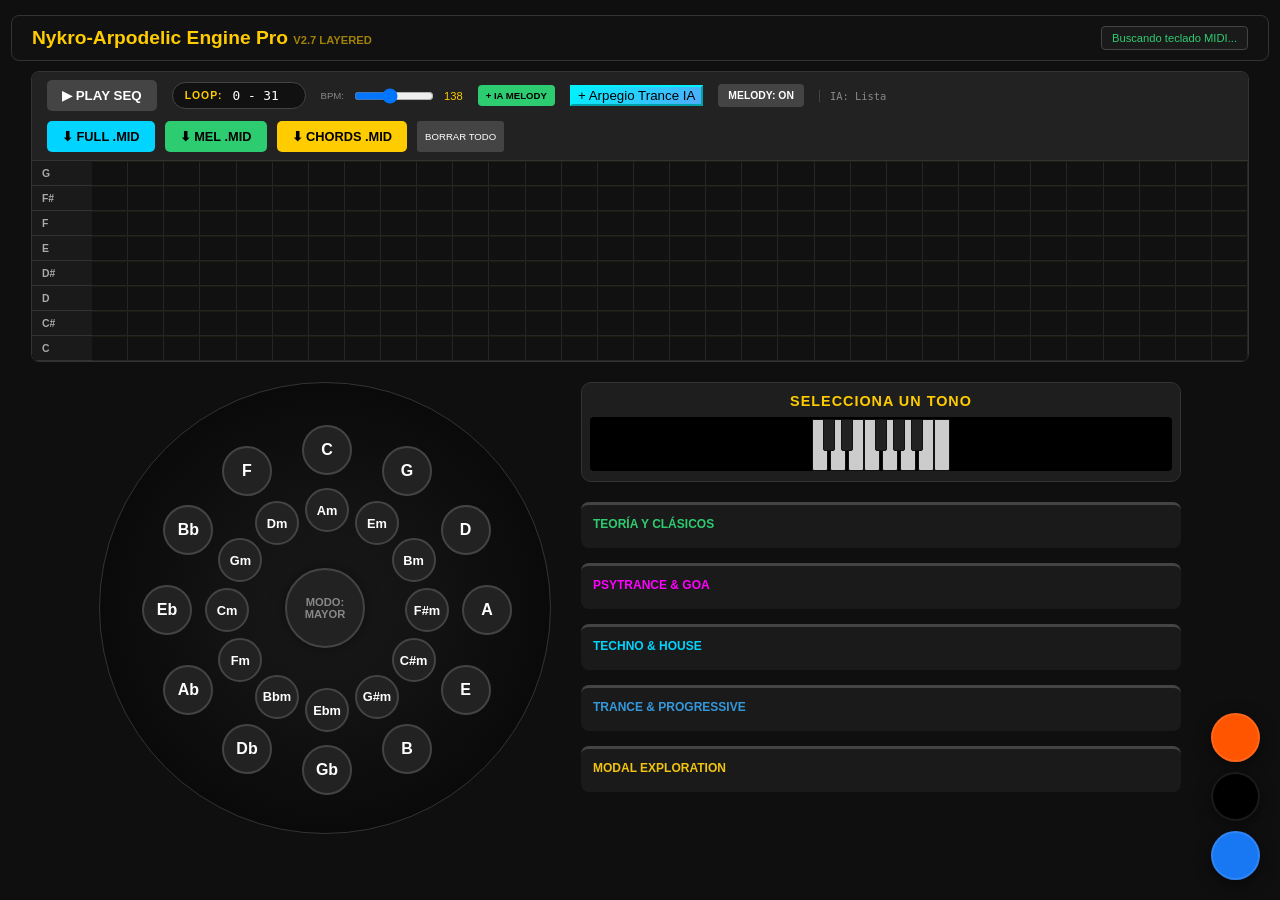
<file: Nykro-Arpodelic Engine Pro.html>
<!DOCTYPE html>
<html lang="es">
<head>
    <meta charset="UTF-8">
    <meta name="viewport" content="width=device-width, initial-scale=1.0">
    <title>Harmony Engine Pro v2.7 - Layered Edition</title>
    <style>
        /* Estilos base */
        body { font-family: 'Inter', sans-serif; background-color: #0f0f0f; color: #e0e0e0; display: flex; flex-direction: column; align-items: center; padding: 15px; margin: 0; }
        
        /* Encabezado Horizontal */
        .main-header { 
            display: flex; 
            width: 95vw; 
            max-width: 1600px; 
            justify-content: space-between; 
            align-items: center; 
            margin-bottom: 10px; 
            background: #111; 
            padding: 10px 20px; 
            border-radius: 8px; 
            border: 1px solid #333;
        }
        h1 { color: #ffcc00; margin: 0; font-size: 1.2rem; white-space: nowrap; }
        #status-midi { font-size: 0.7rem; color: #2ecc71; padding: 5px 10px; border-radius: 4px; background: #1a1a1a; border: 1px solid #444; margin: 0; }

        .container { display: flex; gap: 30px; align-items: flex-start; justify-content: center; width: 95vw; max-width: 1600px; }
        
        #sequencer-container { width: 95vw; max-width: 1600px; background: #151515; border: 1px solid #333; border-radius: 8px; margin-bottom: 20px; overflow: hidden; display: flex; flex-direction: column; }
        .seq-header { background: #222; padding: 8px 15px; display: flex; justify-content: space-between; align-items: center; border-bottom: 1px solid #333; flex-wrap: wrap; gap: 10px; }
        
        #midi-grid-scroll { width: 100%; background: #0a0a0a; cursor: crosshair; overflow: hidden; position: relative; }
        #midi-grid { display: grid; grid-template-columns: 60px repeat(32, 1fr); height: 200px; position: relative; user-select: none; } 
        
        .grid-cell { border-right: 1px solid #252525; border-bottom: 1px solid #252525; position: relative; transition: background 0.1s; }
        .grid-cell.playing-now { background: rgba(255, 204, 0, 0.4) !important; z-index: 1; border-left: 2px solid #ffcc00; } 
        .grid-cell.out-of-loop { opacity: 0.1; background: #000 !important; } 
        .grid-cell.in-loop { background: #111; border-top: 1px solid rgba(255, 204, 0, 0.05); }
        
        .note-label { font-size: 0.65rem; color: #aaa; display: flex; align-items: center; padding-left: 10px; background: #1a1a1a; border-bottom: 1px solid #333; position: sticky; left: 0; z-index: 20; font-weight: bold; }
        
        .midi-block { position: absolute; height: 85%; top: 7.5%; border-radius: 3px; z-index: 5; pointer-events: none; width: 92% !important; left: 4%; border: 1px solid rgba(255,255,255,0.3); }
        .midi-block.manual { background: #ff00ff; box-shadow: 0 0 12px rgba(255, 0, 255, 0.8), inset 0 0 5px white; }
        .midi-block.suggested { background: #00d4ff; box-shadow: 0 0 12px rgba(0, 212, 255, 0.8), inset 0 0 5px white; }
        .midi-block.melody { background: #2ecc71; box-shadow: 0 0 12px rgba(46, 204, 113, 0.8), inset 0 0 5px white; }
        .midi-block.melody.muted { opacity: 0.2; box-shadow: none; filter: grayscale(1); }
        
        #circle-wrapper { position: relative; width: 450px; height: 450px; background: radial-gradient(circle, #1a1a1a 0%, #0a0a0a 70%); border-radius: 50%; border: 1px solid #333; flex-shrink: 0; }
        .note { position: absolute; width: 46px; height: 46px; margin-left: -23px; margin-top: -23px; display: flex; align-items: center; justify-content: center; background: #222; border: 2px solid #444; border-radius: 50%; cursor: pointer; font-weight: bold; transition: all 0.3s cubic-bezier(0.175, 0.885, 0.32, 1.275); z-index: 2; color: #fff; }
        .note.minor { width: 40px; height: 40px; margin-left: -20px; margin-top: -20px; font-size: 0.8rem; }
        .note.active { background: #ffcc00; color: #000; border-color: #fff; transform: scale(1.15); z-index: 10; box-shadow: 0 0 25px #ffcc00; }
        .note.active-minor { background: #ff00ff !important; color: #fff !important; border-color: #fff; transform: scale(1.15); z-index: 10; box-shadow: 0 0 25px #ff00ff; }
        .note.neighbor { border-color: #2ecc71; color: #2ecc71; background: #0a2e1a; }
        
        #mode-toggle-btn {
            position: absolute; top: 50%; left: 50%; transform: translate(-50%, -50%);
            width: 80px; height: 80px; border-radius: 50%; border: 2px solid #444;
            background: #222; color: #888; cursor: pointer; font-weight: bold;
            font-size: 0.7rem; z-index: 15; transition: all 0.3s;
            display: flex; align-items: center; justify-content: center; text-align: center;
            box-shadow: 0 0 15px rgba(0,0,0,0.5);
        }
        #mode-toggle-btn.minor-active { background: #ff00ff; color: #fff; border-color: #fff; box-shadow: 0 0 20px rgba(255, 0, 255, 0.6); }

        #sidebar { display: flex; flex-direction: column; gap: 15px; flex: 1; max-width: 600px; }
        .suggestion-box { background: #1a1a1a; padding: 12px; border-radius: 8px; max-height: 200px; overflow-y: auto; border-top: 3px solid #444; }
        .suggestion-item { display: flex; align-items: center; justify-content: space-between; margin-bottom: 5px; padding: 8px; background: #252525; border-radius: 6px; border: 1px solid #333; }
        .info-prog { display: flex; flex-direction: column; gap: 1px; flex: 1; overflow: hidden; }
        .notes-display { font-size: 0.6rem; color: #888; font-family: 'Courier New', monospace; }
        .controls { display: flex; gap: 5px; }
        .play-btn, .arp-btn, .gen-btn { border: none; padding: 5px 8px; border-radius: 4px; cursor: pointer; font-weight: bold; font-size: 0.6rem; }
        .play-btn { background: #444; color: #fff; }
        .arp-btn { background: #ffcc00; color: #000; }
        .gen-btn { background: #2ecc71; color: #000; }
        
        .mute-btn { background: #444; color: white; border: none; padding: 6px 10px; border-radius: 4px; cursor: pointer; font-weight: bold; font-size: 0.65rem; transition: all 0.2s; }
        .mute-btn.active { background: #e74c3c; color: white; }

        #piano-container { background: #1e1e1e; padding: 10px; border-radius: 10px; border: 1px solid #333; margin-bottom: 5px; display: flex; flex-direction: column; align-items: center; gap: 8px; }
        #chord-name { font-size: 0.9rem; color: #ffcc00; font-weight: bold; letter-spacing: 1px; text-transform: uppercase; }
        
        .piano { display: flex; height: 50px; background: #000; padding: 2px; border-radius: 4px; justify-content: center; width: 100%;}
        .key { width: 14px; height: 100%; border: 1px solid #111; background: #ccc; border-radius: 0 0 2px 2px; }
        .key.black { width: 10px; height: 60%; background: #222; margin-left: -5px; margin-right: -5px; z-index: 10; }
        .key.active { background: #ffcc00 !important; box-shadow: inset 0 -5px 10px rgba(0,0,0,0.2); }
        .key.missing { background: #00d4ff !important; }
        
        .download-btn { background: #00d4ff; color: #000; padding: 8px 15px; border-radius: 5px; cursor: pointer; font-weight: bold; border:none; font-size: 0.8rem; }
        .download-btn.melody-only { background: #2ecc71; }
        .download-btn.chords-only { background: #ffcc00; }
        
        .play-seq-btn { background: #444; color: white; border: none; padding: 8px 15px; border-radius: 5px; cursor: pointer; font-weight: bold; }
        .play-seq-btn.active { background: #2ecc71; color: #000; }

        .social-float { position: fixed; bottom: 20px; right: 20px; display: flex; flex-direction: column; gap: 10px; z-index: 1000; align-items: flex-end; }
        .social-btn { 
            width: 45px; height: 45px; border-radius: 50%; display: flex; align-items: center; justify-content: center; 
            text-decoration: none; color: white; font-weight: bold; font-size: 0.7rem; 
            transition: all 0.3s cubic-bezier(0.175, 0.885, 0.32, 1.275); box-shadow: 0 4px 15px rgba(0,0,0,0.5);
            border: 2px solid rgba(255,255,255,0.1); overflow: hidden; white-space: nowrap; width: 45px;
        }
        .social-btn:hover { width: 130px; border-radius: 25px; padding: 0 15px; border-color: rgba(255,255,255,0.5); }
        .social-btn span { opacity: 0; margin-left: 8px; transition: opacity 0.2s; font-size: 0.75rem; }
        .social-btn:hover span { opacity: 1; }

        .fb { background: #1877F2; }
        .gr { background: #000000; }
        .sc { background: #ff5500; }
    </style>
</head>
<body>

    <header class="main-header">
        <h1>Nykro-Arpodelic Engine Pro <span style="font-size: 0.7rem; opacity: 0.6;">V2.7 LAYERED</span></h1>
        <div id="status-midi">Buscando teclado MIDI...</div>
    </header>

    <div class="social-float">
        <a href="https://soundcloud.com/nykronds" target="_blank" class="social-btn sc">☁<span>SoundCloud</span></a>
        <a href="https://sites.google.com/view/nykronds/shop?authuser=0" target="_blank" class="social-btn gr">🛒<span>Gumroad Shop</span></a>
        <a href="https://www.facebook.com/nykrodelic" target="_blank" class="social-btn fb">f<span>Facebook</span></a>
    </div>

    <div id="sequencer-container">
        <div class="seq-header">
            <div style="display:flex; gap:15px; align-items:center;">
                <button id="play-seq-button" class="play-seq-btn" onclick="toggleSequencerPlay()">▶ PLAY SEQ</button>
                <div style="background: #111; padding: 5px 12px; border-radius: 20px; border: 1px solid #444; display: flex; align-items: center; gap: 10px;">
                    <span style="font-size: 0.65rem; color: #ffcc00; font-weight: bold; letter-spacing: 1px;">LOOP:</span>
                    <span id="loop-range-display" style="font-size: 0.8rem; font-family: monospace; color: #fff; min-width: 60px;">0 - 31</span>
                </div>
                <div style="display: flex; align-items: center; gap: 8px;">
                    <span style="font-size: 0.6rem; color: #888;">BPM:</span>
                    <input type="range" id="bpm-slider" min="60" max="240" value="138" oninput="updateBPM(this.value)" style="width: 80px;">
                    <span id="bpm-val" style="font-size: 0.7rem; color: #ffcc00;">138</span>
                </div>
                <button class="gen-btn" onclick="generateQuestionAnswer()">+ IA MELODY</button>
              <button class="btn-control" onclick="generarArpegioTranceIA()" style="background: linear-gradient(135deg, #00f2fe, #4facfe); border-color: #00f2fe;">
    + Arpegio Trance IA
</button>
                <button id="melody-mute-btn" class="mute-btn" onclick="toggleMelodyMute()">MELODY: ON</button>
                <span id="melody-info" style="font-size: 0.65rem; color: #888; font-family: monospace; border-left: 1px solid #444; padding-left: 10px;">IA: Lista</span>
            </div>
            <div style="display:flex; gap:10px;">
                <button class="download-btn" onclick="exportToMidiFile('all')" title="Descarga Todo">⬇ FULL .MID</button>
                <button class="download-btn melody-only" onclick="exportToMidiFile('melody')" title="Descarga solo Melodía">⬇ MEL .MID</button>
                <button class="download-btn chords-only" onclick="exportToMidiFile('chords')" title="Descarga solo Acordes">⬇ CHORDS .MID</button>
                <button onclick="clearSequencer()" style="background:#444; color:white; border:none; cursor:pointer; font-size:0.6rem; padding:4px 8px; border-radius:3px;">BORRAR TODO</button>
            </div>
        </div>
        <div id="midi-grid-scroll">
            <div id="midi-grid"></div>
        </div>
    </div>

    <div class="container">
        <div id="circle-wrapper">
            <button id="mode-toggle-btn" onclick="toggleMidiMode()">MODO:<br>MAYOR</button>
        </div>

        <div id="sidebar">
            <div id="piano-container">
                <div id="chord-name">SELECCIONA UN TONO</div>
                <div class="piano" id="piano"></div>
            </div>
            <div class="suggestion-box" id="suggestions"><div style="font-weight: bold; color: #2ecc71; margin-bottom: 5px; font-size: 0.75rem;">TEORÍA Y CLÁSICOS</div><div id="suggestion-list"></div></div>
            <div class="suggestion-box" id="psy-suggestions"><div style="font-weight: bold; color: #ff00ff; margin-bottom: 5px; font-size: 0.75rem;">PSYTRANCE & GOA</div><div id="psy-list"></div></div>
            <div class="suggestion-box" id="techno-suggestions"><div style="font-weight: bold; color: #00d4ff; margin-bottom: 5px; font-size: 0.75rem;">TECHNO & HOUSE</div><div id="techno-list"></div></div>
            <div class="suggestion-box" id="trance-suggestions"><div style="font-weight: bold; color: #3498db; margin-bottom: 5px; font-size: 0.75rem;">TRANCE & PROGRESSIVE</div><div id="trance-list"></div></div>
            <div class="suggestion-box" id="modes-suggestions"><div style="font-weight: bold; color: #f1c40f; margin-bottom: 5px; font-size: 0.75rem;">MODAL EXPLORATION</div><div id="modes-list"></div>
        </div>
    </div>

    <script>
        // Rango visual (cuántas notas caben en la pantalla sin crecer)
const VISIBLE_ROWS = 24; 
// Nota MIDI que está en el fondo del piano roll (36 es C2)
let vScrollOffset = 36;
        const majors = ['C', 'G', 'D', 'A', 'E', 'B', 'Gb', 'Db', 'Ab', 'Eb', 'Bb', 'F'];
        const minors = ['Am', 'Em', 'Bm', 'F#m', 'C#m', 'G#m', 'Ebm', 'Bbm', 'Fm', 'Cm', 'Gm', 'Dm'];
        const notes = ['C', 'C#', 'D', 'D#', 'E', 'F', 'F#', 'G', 'G#', 'A', 'A#', 'B'];
        const freqs = { 'C': 261.63, 'C#': 277.18, 'D': 293.66, 'D#': 311.13, 'E': 329.63, 'F': 349.23, 'F#': 369.99, 'G': 392.00, 'G#': 415.30, 'A': 440.00, 'A#': 466.16, 'B': 493.88 };
        const midiMap = { 'C': 60, 'C#': 61, 'D': 62, 'D#': 63, 'E': 64, 'F': 65, 'F#': 66, 'G': 67, 'G#': 68, 'A': 69, 'A#': 70, 'B': 71 };

        let currentSequence = []; 
        let currentRootForGrid = 'C';
        let isPlayingSeq = false;
        let seqInterval = null;
        let currentStep = 0;
        let currentBPM = 138;
        let activeTimeouts = []; 
        const TOTAL_STEPS = 32; 

        let loopStart = 0;
        let loopEnd = 31;
        let isDraggingLoop = false;
        let onlyMinorsMode = false;
        let isMelodyMuted = false;

        window.addEventListener('keydown', (e) => {
            if (e.code === 'Space') {
                e.preventDefault();
                toggleSequencerPlay();
            }
        });

        function toggleMidiMode() {
            onlyMinorsMode = !onlyMinorsMode;
            const btn = document.getElementById('mode-toggle-btn');
            if(onlyMinorsMode) { btn.classList.add('minor-active'); btn.innerHTML = "MODO:<br>MENOR"; } 
            else { btn.classList.remove('minor-active'); btn.innerHTML = "MODO:<br>MAYOR"; }
        }

        function toggleMelodyMute() {
            isMelodyMuted = !isMelodyMuted;
            const btn = document.getElementById('melody-mute-btn');
            if(isMelodyMuted) { btn.innerText = "MELODY: OFF"; btn.classList.add('active'); } 
            else { btn.innerText = "MELODY: ON"; btn.classList.remove('active'); }
            drawSequenceOnGrid();
        }

        if (navigator.requestMIDIAccess) { navigator.requestMIDIAccess().then(onMIDISuccess, onMIDIFailure); }

        function onMIDISuccess(midiAccess) {
            const status = document.getElementById('status-midi');
            const inputs = midiAccess.inputs.values();
            let hasInputs = false;
            for (let input of inputs) {
                input.onmidimessage = getMIDIMessage;
                status.innerText = `MIDI Conectado: ${input.name}`;
                status.style.color = "#2ecc71";
                hasInputs = true;
            }
            if(!hasInputs) status.innerText = "No se detectó teclado MIDI USB";
        }

        function onMIDIFailure() { }

        function getMIDIMessage(message) {
            const command = message.data[0];
            const note = message.data[1];
            const velocity = (message.data.length > 2) ? message.data[2] : 0;
            if (command === 144 && velocity > 0) { 
                const noteName = notes[note % 12];
                const fullNoteName = onlyMinorsMode ? noteName + 'm' : noteName;
                stopSequencer(); clearAudioQueue();
                currentSequence = [];
                if (audioCtx.state === 'suspended') audioCtx.resume();
                const listToSearch = onlyMinorsMode ? minors : majors;
                let searchStr = fullNoteName.replace('F#', 'Gb').replace('C#', 'Db').replace('G#', 'Ab').replace('D#', 'Eb').replace('A#', 'Bb');
                const noteIndex = listToSearch.indexOf(searchStr);
                document.getElementById('chord-name').innerText = `TONO: ${fullNoteName}`; 
                updateUI(fullNoteName, noteIndex, onlyMinorsMode);
                
                const cleanRoot = noteName.replace('Gb', 'F#').replace('Db', 'C#').replace('Ab', 'G#').replace('Eb', 'D#').replace('Bb', 'A#');
                const rootIdx = notes.indexOf(cleanRoot);
                const getN = (offset) => notes[(rootIdx + offset) % 12];
                const totalSteps = Math.abs(loopEnd - loopStart) + 1;
                
                let progression = !onlyMinorsMode ? 
                    [{ n: cleanRoot, min: false }, { n: getN(5), min: false }, { n: getN(7), min: false }, { n: cleanRoot, min: false }] : 
                    [{ n: cleanRoot, min: true }, { n: getN(5), min: true }, { n: getN(7), min: false }, { n: cleanRoot, min: true }];
                
                progression.forEach((p, stepIdx) => {
                    const chordNotes = getChordNotes(p.n, p.min);
                    addToSequencer(chordNotes, stepIdx * (totalSteps/4), totalSteps/4, true); 
                });
                
                generateQuestionAnswer(); 
                playChord(getChordNotes(noteName, onlyMinorsMode), 0, 0.4, 'sawtooth');
                highlightPiano(getChordNotes(noteName, onlyMinorsMode));
                highlightCircleFromMidi(noteName, onlyMinorsMode);
            }
        }

        function generateQuestionAnswer() {
            currentSequence = currentSequence.filter(item => !item.isMelody);
            const totalSteps = Math.abs(loopEnd - loopStart) + 1;
            const cleanRoot = currentRootForGrid.replace('m','').replace('Gb','F#').replace('Db','C#').replace('Ab','G#').replace('Eb','D#').replace('Bb','A#');
            const rootIdx = notes.indexOf(cleanRoot);
            const isMinorScale = currentRootForGrid.includes('m');
            const scaleIntervals = isMinorScale ? [0, 2, 3, 5, 7, 8, 10] : [0, 2, 4, 5, 7, 9, 11];
            const scaleNotes = scaleIntervals.map(v => notes[(rootIdx + v) % 12]);
            const midPoint = Math.floor(totalSteps / 2);
            for (let s = 0; s < midPoint; s += 2) {
                if (Math.random() > 0.4) {
                    const randomNote = scaleNotes[Math.floor(Math.random() * scaleNotes.length)];
                    const finalNote = (s >= midPoint - 2) ? scaleNotes[4] : randomNote; 
                    addNoteToSeq(finalNote, s, 1);
                }
            }
            for (let s = midPoint; s < totalSteps; s += 2) {
                if (Math.random() > 0.4) {
                    const randomNote = scaleNotes[Math.floor(Math.random() * scaleNotes.length)];
                    const finalNote = (s >= totalSteps - 2) ? scaleNotes[0] : randomNote;
                    addNoteToSeq(finalNote, s, 1);
                }
            }
            if(document.getElementById('melody-info')) document.getElementById('melody-info').innerText = `IA: ${currentRootForGrid}`;
            drawSequenceOnGrid();
        }

        function addNoteToSeq(noteName, step, duration) {
            const rangeSize = Math.abs(loopEnd - loopStart) + 1;
            const stepToPlace = loopStart + (step % rangeSize);
            currentSequence.push({ step: stepToPlace, notes: [noteName + '2'], duration: duration, isMelody: true });
        }

        function highlightCircleFromMidi(noteName, isMinor) {
            let searchNote = noteName.replace('F#','Gb').replace('C#','Db').replace('G#','Ab').replace('D#','Eb').replace('A#','Bb');
            if(isMinor) searchNote += 'm';
            const allNoteDivs = document.querySelectorAll('.note');
            allNoteDivs.forEach(div => {
                div.classList.remove('active', 'active-minor', 'neighbor');
                if(div.innerText === searchNote) div.classList.add(isMinor ? 'active-minor' : 'active');
            });
        }

        function initGrid() {
            const grid = document.getElementById('midi-grid');
            grid.innerHTML = '';
            const cleanRoot = currentRootForGrid.replace('m','').replace('Gb','F#').replace('Db','C#').replace('Ab','G#').replace('Eb','D#').replace('Bb','A#');
            const rootIdx = notes.indexOf(cleanRoot);
            for(let i=7; i>=0; i--) {
                const nIdx = (rootIdx + i) % 12;
                const label = document.createElement('div'); label.className = 'note-label'; label.innerText = notes[nIdx]; grid.appendChild(label);
                for(let s=0; s<TOTAL_STEPS; s++) { 
                    const cell = document.createElement('div'); cell.className = `grid-cell step-${s}`; cell.id = `cell-${s}-${notes[nIdx]}`;
                    cell.onmousedown = (e) => { e.preventDefault(); isDraggingLoop = true; loopStart = s; loopEnd = s; updateLoopVisuals(); };
                    cell.onmouseenter = (e) => { if (isDraggingLoop) { loopEnd = s; updateLoopVisuals(); } };
                    grid.appendChild(cell);
                }
            }
            window.addEventListener('mouseup', () => { if(isDraggingLoop) { isDraggingLoop = false; finalizeLoopSelection(); } });
            updateLoopVisuals(); drawSequenceOnGrid();
        }

        function finalizeLoopSelection() { if (loopStart > loopEnd) { [loopStart, loopEnd] = [loopEnd, loopStart]; } document.getElementById('loop-range-display').innerText = `${loopStart} - ${loopEnd}`; }

        function updateLoopVisuals() {
            const start = Math.min(loopStart, loopEnd);
            const end = Math.max(loopStart, loopEnd);
            for (let s = 0; s < TOTAL_STEPS; s++) {
                const cells = document.querySelectorAll(`.step-${s}`);
                cells.forEach(c => {
                    if (s < start || s > end) { c.classList.add('out-of-loop'); c.classList.remove('in-loop'); } 
                    else { c.classList.remove('out-of-loop'); c.classList.add('in-loop'); }
                });
            }
        }

        function drawSequenceOnGrid() {
            document.querySelectorAll('.midi-block').forEach(b => b.remove());
            currentSequence.forEach(item => {
                const baseStep = item.step;
                item.notes.forEach(n => {
                    const noteName = n.replace('2', '');
                    const cell = document.getElementById(`cell-${baseStep}-${noteName}`);
                    if(cell) {
                        const block = document.createElement('div');
                        block.className = `midi-block ${item.isMelody ? 'melody' : (item.isSuggested ? 'suggested' : 'manual')}`;
                        if(item.isMelody && isMelodyMuted) block.classList.add('muted');
                        cell.appendChild(block);
                    }
                });
            });
        }

        function updateBPM(val) { currentBPM = parseFloat(val); document.getElementById('bpm-val').innerText = val; if(isPlayingSeq) { 
            if (seqInterval) clearInterval(seqInterval);
            startSequencer();
        }}

        function toggleSequencerPlay() {
            if(!isPlayingSeq) {
                if (audioCtx.state === 'suspended') audioCtx.resume();
                clearAudioQueue(); isPlayingSeq = true;
                const btn = document.getElementById('play-seq-button'); btn.innerText = "■ STOP SEQ"; btn.classList.add('active');
                currentStep = loopStart; startSequencer();
            } else { stopSequencer(); }
        }

        function startSequencer() {
            const stepTime = (60 / currentBPM / 4) * 1000; 
            if (seqInterval) clearInterval(seqInterval);
            seqInterval = setInterval(() => {
                document.querySelectorAll('.grid-cell').forEach(c => c.classList.remove('playing-now'));
                document.querySelectorAll(`.step-${currentStep}`).forEach(c => c.classList.add('playing-now'));
                const notesInStep = currentSequence.filter(item => item.step === currentStep);
                notesInStep.forEach(item => {
                    if (item.isMelody && isMelodyMuted) return;
                    const synthType = item.isMelody ? 'square' : 'sawtooth';
                    playChord(item.notes, 0, (60 / currentBPM / 4) * item.duration, synthType); 
                    highlightPiano(item.notes);
                });
                currentStep++; 
                if (currentStep > loopEnd) currentStep = loopStart;
            }, stepTime);
        }

        function stopSequencer() { if(seqInterval) clearInterval(seqInterval); isPlayingSeq = false; const btn = document.getElementById('play-seq-button'); if(btn) { btn.innerText = "▶ PLAY SEQ"; btn.classList.remove('active'); } document.querySelectorAll('.grid-cell').forEach(c => c.classList.remove('playing-now')); }
        
        function clearSequencer() { currentSequence = []; drawSequenceOnGrid(); }

        function addToSequencer(chordNotes, offsetFromStart, duration, isSuggested = false) {
            const rangeSize = Math.abs(loopEnd - loopStart) + 1;
            const stepToPlace = loopStart + (Math.floor(offsetFromStart) % rangeSize);
            currentSequence = currentSequence.filter(item => !(item.step === stepToPlace && !item.isMelody));
            currentSequence.push({ step: stepToPlace, notes: [...chordNotes], duration: duration, isSuggested: isSuggested, isMelody: false });
            drawSequenceOnGrid();
        }

        const audioCtx = new (window.AudioContext || window.webkitAudioContext)();
        const masterGain = audioCtx.createGain(); masterGain.gain.value = 0.3; masterGain.connect(audioCtx.destination);

        function playChord(chordNotes, timeOffset = 0, duration = 0.5, type = 'triangle') {
            chordNotes.forEach(n => {
                const osc = audioCtx.createOscillator(); const noteGain = audioCtx.createGain(); osc.type = type;
                let baseNote = n.replace('2', ''); let freq = freqs[baseNote]; if (n.includes('2')) freq *= 2;
                osc.frequency.setValueAtTime(freq || 440, audioCtx.currentTime + timeOffset);
                noteGain.gain.setValueAtTime(0.1, audioCtx.currentTime + timeOffset);
                noteGain.gain.exponentialRampToValueAtTime(0.001, audioCtx.currentTime + timeOffset + duration);
                osc.connect(noteGain); noteGain.connect(masterGain);
                osc.start(audioCtx.currentTime + timeOffset); osc.stop(audioCtx.currentTime + timeOffset + duration);
            });
        }

        function highlightPiano(chord) {
            document.querySelectorAll('.key').forEach(k => k.classList.remove('active', 'missing'));
            chord.forEach((n, index) => { const k = document.getElementById(`key-${n}`); if(k) k.classList.add(index === 0 ? 'active' : 'missing'); });
        }

        function clearAudioQueue() { activeTimeouts.forEach(t => clearTimeout(t)); activeTimeouts = []; }

        function getChordNotes(root, isMinor, type = 'triad') {
            let r = root.replace('m', '').replace('Gb', 'F#').replace('Db', 'C#').replace('Ab', 'G#').replace('Eb', 'D#').replace('Bb', 'A#');
            let rootIdx = notes.indexOf(r);
            let intervals = isMinor ? [0, 3, 7] : [0, 4, 7];
            if (type === 'phrygian') intervals = [0, 1, 7];
            if (type === 'sus2') intervals = [0, 2, 7];
            if (type === 'sus4') intervals = [0, 5, 7];
            if (type === 'dim') intervals = [0, 3, 6];
            if (type === 'maj7') intervals = [0, 4, 7, 11];
            if (type === 'dom7') intervals = [0, 4, 7, 10];
            return intervals.map(v => { let idx = (rootIdx + v) % 12; return (rootIdx + v) < 12 ? notes[idx] : notes[idx] + '2'; });
        }

        function renderProg(prog, container) {
            const item = document.createElement('div'); item.className = 'suggestion-item';
            const info = document.createElement('div'); info.className = 'info-prog';
            let notesText = prog.steps.slice(0, 4).map(s => `${s.n}${s.min?'m':''}`).join(' ') + (prog.steps.length > 4 ? '...' : '');
            info.innerHTML = `<span style="font-size:0.75rem; font-weight:bold; color:#fff">${prog.label}</span><br><span class="notes-display">${notesText}</span>`;
            const ctrl = document.createElement('div'); ctrl.className = 'controls';
            const pBtn = document.createElement('button'); pBtn.className = 'play-btn'; pBtn.innerText = 'PLAY';
            pBtn.onclick = () => { loadProgressionToSequencer(prog); };
            const aBtn = document.createElement('button'); aBtn.className = 'arp-btn'; aBtn.innerText = 'ARP';
            aBtn.onclick = () => {
                stopSequencer(); clearAudioQueue();
                currentSequence = currentSequence.filter(item => item.isMelody);
                const totalStepsInLoop = Math.abs(loopEnd - loopStart) + 1;
                let currentArpOffset = 0;
                prog.steps.forEach((step) => {
                    const chord = getChordNotes(step.n, step.min, step.type);
                    const notesPerStep = Math.max(1, Math.floor(totalStepsInLoop / (prog.steps.length * chord.length)));
                    chord.forEach((note) => {
                        if (currentArpOffset < totalStepsInLoop) {
                            addToSequencer([note], currentArpOffset, 1, true);
                            currentArpOffset += notesPerStep;
                        }
                    });
                });
                currentRootForGrid = prog.steps[0].n + (prog.steps[0].min ? 'm' : '');
                generateQuestionAnswer(); 
                document.getElementById('chord-name').innerText = `ARP: ${currentRootForGrid}`;
            };
            ctrl.append(pBtn, aBtn); item.append(info, ctrl); container.appendChild(item);
        }

        function loadProgressionToSequencer(prog) {
            stopSequencer(); clearAudioQueue();
            currentSequence = currentSequence.filter(item => item.isMelody);
            const totalStepsInLoop = Math.abs(loopEnd - loopStart) + 1;
            const stepsPerChord = totalStepsInLoop / prog.steps.length;
            prog.steps.forEach((step, i) => {
                const chord = getChordNotes(step.n, step.min, step.type);
                const offset = i * stepsPerChord;
                addToSequencer(chord, offset, stepsPerChord, true);
            });
            currentRootForGrid = prog.steps[0].n + (prog.steps[0].min ? 'm' : '');
            generateQuestionAnswer(); 
            document.getElementById('chord-name').innerText = `TONO: ${currentRootForGrid}`;
            playChord(getChordNotes(prog.steps[0].n, prog.steps[0].min, prog.steps[0].type));
        }

        function updateUI(note, index, isMinor) {
            currentRootForGrid = note; initGrid();
            const allNotes = document.querySelectorAll('.note');
            allNotes.forEach(el => el.classList.remove('active', 'active-minor', 'neighbor'));
            if (!isMinor) {
                if(index >= 0) allNotes[index].classList.add('active');
                allNotes[(index + 11) % 12].classList.add('neighbor');
                allNotes[(index + 1) % 12].classList.add('neighbor');
            } else {
                if(index >= 0) allNotes[index + 12].classList.add('active-minor');
            }
            const cleanRoot = note.replace('m', '').replace('Gb', 'F#').replace('Db', 'C#').replace('Ab', 'G#').replace('Eb', 'D#').replace('Bb', 'A#');
            const rootIdx = notes.indexOf(cleanRoot);
            const getN = (offset) => notes[(rootIdx + offset) % 12];
            
            const listSug = document.getElementById('suggestion-list'); listSug.innerHTML = '';
            const listPsy = document.getElementById('psy-list'); listPsy.innerHTML = '';
            const listTech = document.getElementById('techno-list'); listTech.innerHTML = '';
            const listTrance = document.getElementById('trance-list'); listTrance.innerHTML = '';
            const listModes = document.getElementById('modes-list'); if(listModes) listModes.innerHTML = '';

            const lists = {
                classic: [
        { label: 'Epic Cinema 16', steps: [{n:cleanRoot, min:true}, {n:getN(8), min:false}, {n:getN(3), min:false}, {n:getN(10), min:false}, {n:cleanRoot, min:true}, {n:getN(8), min:false}, {n:getN(3), min:false}, {n:getN(7), min:false}, {n:cleanRoot, min:true}, {n:getN(1), min:false}, {n:getN(3), min:false}, {n:getN(8), min:false}, {n:getN(5), min:true}, {n:getN(7), min:false}, {n:getN(10), min:false}, {n:cleanRoot, min:true}] },
        { label: 'Emotional Journey', steps: [{n:cleanRoot, min:false}, {n:getN(7), min:false}, {n:getN(9), min:true}, {n:getN(5), min:false}, {n:getN(4), min:true}, {n:getN(5), min:false}, {n:getN(2), min:true}, {n:getN(7), min:false}, {n:cleanRoot, min:false}, {n:getN(7), min:false, type:'dom7'}, {n:getN(9), min:true}, {n:getN(2), min:true}, {n:getN(5), min:false}, {n:getN(7), min:false}, {n:getN(11), type:'dim'}, {n:cleanRoot, min:false}] },
        { label: 'Soul & Gospel 16', steps: [{n:cleanRoot, type:'maj7'}, {n:getN(5), type:'maj7'}, {n:getN(2), min:true}, {n:getN(7), type:'dom7'}, {n:getN(4), min:true}, {n:getN(9), min:true}, {n:getN(2), min:true}, {n:getN(7), min:false}, {n:cleanRoot, type:'maj7'}, {n:getN(10), min:false}, {n:getN(9), min:true}, {n:getN(8), min:false}, {n:getN(7), min:false}, {n:getN(5), min:false}, {n:getN(2), min:true}, {n:getN(7), type:'dom7'}] },
        { label: 'Baroque Cycle', steps: [{n:cleanRoot, min:true}, {n:getN(5), min:false}, {n:getN(8), min:false}, {n:getN(3), min:false}, {n:getN(6), min:false}, {n:getN(2), min:true}, {n:getN(7), min:false}, {n:getN(11), type:'dim'}, {n:cleanRoot, min:true}, {n:getN(5), min:false}, {n:getN(8), min:false}, {n:getN(3), min:false}, {n:getN(6), min:false}, {n:getN(7), type:'dom7'}, {n:cleanRoot, min:true}, {n:cleanRoot, min:true}] },
        { label: 'Spanish Passion', steps: [{n:cleanRoot, min:true}, {n:getN(2), min:false}, {n:getN(1), min:true}, {n:getN(11), min:false}, {n:cleanRoot, min:true}, {n:getN(2), min:false}, {n:getN(3), min:false}, {n:getN(2), min:false}, {n:cleanRoot, min:true}, {n:getN(1), min:true}, {n:getN(11), min:false}, {n:getN(10), min:false}, {n:getN(8), min:false}, {n:getN(7), min:false}, {n:getN(7), type:'dom7'}, {n:cleanRoot, min:true}] },
        { label: 'Neo-Classical Dark', steps: [{n:cleanRoot, min:true}, {n:getN(7), min:false}, {n:getN(8), min:false}, {n:getN(7), min:false}, {n:cleanRoot, min:true}, {n:getN(3), min:false}, {n:getN(5), min:true}, {n:getN(7), min:false}, {n:getN(8), min:false}, {n:getN(6), min:false}, {n:getN(5), min:true}, {n:getN(7), min:false}, {n:getN(4), min:true}, {n:getN(2), min:true}, {n:getN(7), type:'dom7'}, {n:cleanRoot, min:true}] },
        { label: 'Suspense Drama', steps: [{n:cleanRoot, min:true}, {n:getN(2), type:'dim'}, {n:getN(7), min:false}, {n:cleanRoot, min:true}, {n:getN(8), min:false}, {n:getN(7), min:false}, {n:getN(11), type:'dim'}, {n:getN(7), min:false}, {n:cleanRoot, min:true}, {n:getN(2), type:'dim'}, {n:getN(5), min:true}, {n:getN(4), min:false}, {n:getN(8), min:false}, {n:getN(11), type:'dim'}, {n:getN(7), type:'dom7'}, {n:cleanRoot, min:true}] },
        { label: 'Starlight Waltz', steps: [{n:cleanRoot, min:false}, {n:getN(2), min:true}, {n:getN(5), min:false}, {n:getN(1), min:false}, {n:getN(4), min:true}, {n:getN(7), min:false}, {n:getN(9), min:true}, {n:getN(2), min:true}, {n:getN(5), min:false}, {n:getN(10), min:false}, {n:getN(8), min:false}, {n:getN(3), min:false}, {n:getN(6), min:false}, {n:getN(2), min:true}, {n:getN(7), type:'dom7'}, {n:cleanRoot, min:false}] },
        { label: 'Top 40 Anthemic', steps: [{n:cleanRoot, min:false}, {n:getN(5), min:false}, {n:getN(9), min:true}, {n:getN(5), min:false}, {n:cleanRoot, min:false}, {n:getN(5), min:false}, {n:getN(9), min:true}, {n:getN(5), min:false}, {n:getN(2), min:true}, {n:getN(5), min:false}, {n:getN(7), min:false}, {n:getN(9), min:true}, {n:getN(5), min:false}, {n:getN(5), min:false}, {n:getN(7), min:false}, {n:cleanRoot, min:false}] },
        { label: 'Golden Era Pop', steps: [{n:cleanRoot, min:false}, {n:getN(5), min:false}, {n:getN(9), min:true}, {n:getN(7), min:false}, {n:getN(5), min:false}, {n:getN(7), min:false}, {n:cleanRoot, min:false}, {n:getN(7), min:false}, {n:getN(5), min:false}, {n:getN(4), min:true}, {n:getN(2), min:true}, {n:getN(7), min:false}, {n:getN(9), min:true}, {n:getN(5), min:false}, {n:getN(7), type:'dom7'}, {n:cleanRoot, min:false}] },
        { label: 'Disco Pop 16', steps: [{n:cleanRoot, min:true}, {n:getN(5), min:true}, {n:getN(8), min:false}, {n:getN(10), min:false}, {n:cleanRoot, min:true}, {n:getN(5), min:true}, {n:getN(8), min:false}, {n:getN(10), min:false}, {n:getN(5), min:true}, {n:getN(7), min:false}, {n:getN(8), min:false}, {n:getN(10), min:false}, {n:getN(5), min:true}, {n:getN(7), min:false}, {n:getN(10), min:false}, {n:getN(7), type:'dom7'}] },
        { label: 'Retro Synth Pop', steps: [{n:getN(9), min:true}, {n:getN(5), min:false}, {n:getN(1), min:false}, {n:getN(7), min:false}, {n:getN(9), min:true}, {n:getN(5), min:false}, {n:getN(1), min:false}, {n:getN(7), min:false}, {n:getN(2), min:true}, {n:getN(4), min:true}, {n:getN(5), min:false}, {n:getN(7), min:false}, {n:getN(9), min:true}, {n:getN(10), min:false}, {n:getN(7), min:false}, {n:cleanRoot, min:false}] },
        { label: 'Island Roots', steps: [{n:cleanRoot, min:false}, {n:getN(5), min:true}, {n:cleanRoot, min:false}, {n:getN(5), min:true}, {n:cleanRoot, min:false}, {n:getN(5), min:true}, {n:cleanRoot, min:false}, {n:getN(5), min:true}, {n:getN(5), min:false}, {n:getN(5), min:false}, {n:getN(7), min:false}, {n:getN(7), min:false}, {n:getN(5), min:false}, {n:getN(7), min:false}, {n:cleanRoot, min:false}, {n:cleanRoot, min:false}] },
        { label: 'One Love Flow', steps: [{n:cleanRoot, min:false}, {n:getN(4), min:true}, {n:getN(9), min:true}, {n:getN(5), min:false}, {n:cleanRoot, min:false}, {n:getN(4), min:true}, {n:getN(9), min:true}, {n:getN(5), min:false}, {n:getN(5), min:false}, {n:getN(7), min:false}, {n:getN(5), min:false}, {n:getN(7), min:false}, {n:getN(5), min:false}, {n:getN(7), type:'dom7'}, {n:cleanRoot, min:false}, {n:cleanRoot, min:false}] },
        { label: 'Jazz-Blues Walk', steps: [{n:cleanRoot, type:'dom7'}, {n:getN(5), type:'dom7'}, {n:cleanRoot, type:'dom7'}, {n:getN(1), type:'dom7'}, {n:getN(5), type:'dom7'}, {n:getN(5), type:'dom7'}, {n:cleanRoot, type:'dom7'}, {n:getN(9), min:true}, {n:getN(2), min:true}, {n:getN(7), type:'dom7'}, {n:cleanRoot, type:'dom7'}, {n:getN(10), min:false}, {n:getN(9), min:true}, {n:getN(2), min:true}, {n:getN(7), type:'dom7'}, {n:getN(1), type:'dom7'}] },
        { label: 'Urban Sophist', steps: [{n:cleanRoot, type:'maj7'}, {n:getN(4), min:true}, {n:getN(7), type:'dom7'}, {n:getN(1), type:'maj7'}, {n:getN(9), min:true}, {n:getN(2), min:true}, {n:getN(7), type:'dom7'}, {n:getN(10), type:'maj7'}, {n:getN(6), type:'maj7'}, {n:getN(2), min:true}, {n:getN(5), type:'dom7'}, {n:getN(3), min:true}, {n:getN(9), type:'dom7'}, {n:getN(2), min:true}, {n:getN(7), type:'dom7'}, {n:cleanRoot, type:'maj7'}] }
    ],
                psy: [
        { label: 'Zenonesque Dark-16', steps: [{n:cleanRoot, min:true}, {n:cleanRoot, min:true}, {n:getN(1), min:false}, {n:cleanRoot, min:true}, {n:getN(1), min:false}, {n:getN(1), min:false}, {n:getN(3), min:true}, {n:getN(1), min:false}, {n:cleanRoot, min:true}, {n:getN(6), type:'dim'}, {n:getN(1), min:false}, {n:getN(8), min:false}, {n:getN(1), min:false}, {n:getN(3), min:true}, {n:getN(1), type:'phrygian'}, {n:getN(7), type:'dom7'}] },
        { label: 'Alien Hypnosis 16-Step', steps: [{n:cleanRoot, type:'sus2'}, {n:cleanRoot, type:'sus4'}, {n:getN(1), type:'sus2'}, {n:cleanRoot, type:'sus2'}, {n:getN(6), type:'sus2'}, {n:getN(1), type:'sus4'}, {n:getN(2), type:'sus2'}, {n:getN(1), type:'sus2'}, {n:cleanRoot, type:'sus2'}, {n:getN(3), type:'sus4'}, {n:getN(1), type:'sus2'}, {n:getN(6), type:'sus2'}, {n:getN(8), type:'sus2'}, {n:getN(10), type:'sus2'}, {n:getN(11), type:'sus2'}, {n:getN(1), type:'sus4'}] },
        { label: 'Full-On Morning 16-Bar', steps: [{n:cleanRoot, min:true}, {n:getN(3), min:false}, {n:getN(8), min:false}, {n:getN(10), min:false}, {n:getN(3), min:false}, {n:getN(5), min:true}, {n:getN(10), min:false}, {n:getN(11), min:false}, {n:cleanRoot, min:true}, {n:getN(8), min:false}, {n:getN(3), min:false}, {n:getN(10), min:false}, {n:getN(5), min:true}, {n:getN(7), min:false}, {n:getN(10), min:false}, {n:getN(11), min:false}] },
        { label: 'Goa Spirit Ritual 16', steps: [{n:cleanRoot, min:true}, {n:getN(1), min:false}, {n:cleanRoot, min:true}, {n:getN(10), min:false}, {n:getN(8), min:false}, {n:getN(3), min:false}, {n:getN(1), min:false}, {n:getN(7), type:'dom7'}, {n:cleanRoot, min:true}, {n:getN(1), min:false}, {n:getN(3), min:true}, {n:getN(1), min:false}, {n:getN(8), min:false}, {n:getN(10), min:false}, {n:getN(11), min:false}, {n:getN(7), type:'dom7'}] },
        { label: 'Forest Night 16 (High Tension)', steps: [{n:cleanRoot, type:'dim'}, {n:getN(1), min:true}, {n:getN(6), type:'dim'}, {n:getN(1), min:true}, {n:getN(6), type:'dim'}, {n:getN(7), type:'dim'}, {n:getN(12), type:'dim'}, {n:getN(1), type:'dim'}, {n:cleanRoot, type:'dim'}, {n:getN(3), type:'dim'}, {n:getN(6), type:'dim'}, {n:getN(9), type:'dim'}, {n:getN(10), min:false}, {n:getN(11), min:false}, {n:getN(1), type:'phrygian'}, {n:cleanRoot, min:true}] },
        { label: 'Cyber-Trance 16-Bar', steps: [{n:cleanRoot, type:'sus2'}, {n:getN(1), type:'sus2'}, {n:getN(3), type:'sus2'}, {n:getN(1), type:'sus2'}, {n:cleanRoot, type:'sus4'}, {n:getN(6), type:'sus2'}, {n:getN(1), type:'sus4'}, {n:getN(1), type:'sus2'}, {n:getN(8), min:false}, {n:getN(10), min:false}, {n:getN(3), min:false}, {n:getN(1), type:'sus2'}, {n:getN(11), min:false}, {n:getN(10), min:false}, {n:getN(8), min:false}, {n:getN(7), type:'dom7'}] },
        { label: 'Prog-Psy Flow 16', steps: [{n:cleanRoot, min:true}, {n:cleanRoot, min:true}, {n:getN(3), min:false}, {n:cleanRoot, min:true}, {n:getN(5), min:true}, {n:getN(5), min:true}, {n:getN(6), min:false}, {n:getN(5), min:true}, {n:cleanRoot, min:true}, {n:getN(10), min:false}, {n:getN(8), min:false}, {n:getN(7), min:false}, {n:getN(3), min:false}, {n:getN(1), min:false}, {n:getN(1), min:false}, {n:cleanRoot, min:true}] },
        { label: 'Dark Psy-Twist 16', steps: [{n:cleanRoot, type:'phrygian'}, {n:getN(1), type:'phrygian'}, {n:cleanRoot, type:'phrygian'}, {n:getN(6), type:'dim'}, {n:getN(1), type:'phrygian'}, {n:getN(2), type:'dim'}, {n:getN(1), type:'phrygian'}, {n:getN(6), type:'dim'}, {n:cleanRoot, type:'phrygian'}, {n:getN(13), min:true}, {n:getN(1), type:'phrygian'}, {n:getN(6), type:'dim'}, {n:getN(12), type:'dim'}, {n:getN(11), min:false}, {n:getN(1), type:'phrygian'}, {n:getN(7), type:'dom7'}] },
        { label: 'Hi-Tech Glitch 16', steps: [{n:cleanRoot, type:'dim'}, {n:getN(13), type:'dim'}, {n:getN(1), type:'dim'}, {n:getN(6), type:'dim'}, {n:getN(12), type:'dim'}, {n:getN(7), type:'dim'}, {n:getN(1), type:'dim'}, {n:getN(13), type:'dim'}, {n:cleanRoot, type:'dim'}, {n:getN(18), type:'dim'}, {n:getN(6), type:'dim'}, {n:getN(1), type:'dim'}, {n:getN(3), min:true}, {n:getN(4), type:'dim'}, {n:getN(1), type:'phrygian'}, {n:getN(6), type:'dim'}] },
        { label: 'Tribal Stomp 16', steps: [{n:cleanRoot, min:true}, {n:cleanRoot, min:true}, {n:getN(1), min:false}, {n:getN(3), min:true}, {n:cleanRoot, min:true}, {n:getN(1), min:false}, {n:getN(7), min:false}, {n:getN(5), min:true}, {n:cleanRoot, min:true}, {n:getN(8), min:false}, {n:getN(1), min:false}, {n:getN(10), min:false}, {n:getN(1), min:false}, {n:getN(3), min:true}, {n:getN(1), min:false}, {n:getN(1), min:false}] },
        { label: 'Psychic Melodic 16', steps: [{n:cleanRoot, min:true}, {n:getN(7), min:false}, {n:getN(8), min:false}, {n:getN(10), min:false}, {n:getN(3), min:false}, {n:getN(1), min:false}, {n:getN(10), min:false}, {n:getN(12), min:true}, {n:cleanRoot, min:true}, {n:getN(3), min:false}, {n:getN(5), min:true}, {n:getN(7), min:false}, {n:getN(8), min:false}, {n:getN(10), min:false}, {n:getN(11), min:false}, {n:getN(13), min:false}] },
        { label: 'Deep Abyss 16-Step', steps: [{n:cleanRoot, type:'sus2'}, {n:getN(1), type:'phrygian'}, {n:cleanRoot, type:'sus2'}, {n:getN(6), type:'dim'}, {n:getN(1), type:'sus2'}, {n:getN(3), type:'sus2'}, {n:getN(1), type:'phrygian'}, {n:getN(6), type:'dim'}, {n:cleanRoot, type:'sus2'}, {n:getN(8), type:'sus2'}, {n:getN(1), type:'phrygian'}, {n:getN(10), type:'sus2'}, {n:getN(1), type:'sus2'}, {n:getN(6), type:'dim'}, {n:getN(1), type:'phrygian'}, {n:getN(7), type:'dom7'}] }
    ],
                techno: [
        { label: 'Industrial Abyss 16', steps: [{n:cleanRoot, min:true}, {n:cleanRoot, type:'phrygian'}, {n:getN(1), type:'dim'}, {n:cleanRoot, min:true}, {n:getN(6), type:'dim'}, {n:getN(7), min:true}, {n:getN(1), min:false}, {n:cleanRoot, type:'phrygian'}, {n:cleanRoot, min:true}, {n:getN(11), min:false}, {n:getN(10), min:false}, {n:getN(6), min:false}, {n:getN(1), min:true}, {n:getN(2), type:'dim'}, {n:getN(3), min:true}, {n:cleanRoot, min:true}] },
        { label: 'Melodic Detroit 16', steps: [{n:cleanRoot, min:true}, {n:getN(7), min:true}, {n:getN(8), min:false}, {n:getN(5), min:true}, {n:getN(10), min:false}, {n:getN(3), min:false}, {n:getN(7), min:true}, {n:getN(7), type:'dom7'}, {n:cleanRoot, min:true}, {n:getN(8), min:false}, {n:getN(3), min:false}, {n:getN(10), min:false}, {n:getN(5), min:true}, {n:getN(7), min:true}, {n:getN(1), min:false}, {n:cleanRoot, min:true}] },
        { label: 'Dub Techno 16 (Chords)', steps: [{n:cleanRoot, min:true, type:'sus2'}, {n:cleanRoot, min:true}, {n:getN(3), min:true}, {n:cleanRoot, min:true}, {n:getN(5), min:true}, {n:getN(3), min:true}, {n:getN(7), min:true}, {n:getN(10), min:false}, {n:cleanRoot, min:true}, {n:getN(8), min:false}, {n:getN(3), min:true}, {n:getN(1), min:false}, {n:getN(5), min:true}, {n:getN(7), min:true}, {n:getN(2), type:'dim'}, {n:cleanRoot, min:true}] },
        { label: 'Berlin Basement 16', steps: [{n:cleanRoot, min:true}, {n:cleanRoot, min:true}, {n:getN(1), type:'phrygian'}, {n:cleanRoot, min:true}, {n:getN(6), type:'dim'}, {n:cleanRoot, min:true}, {n:getN(1), min:true}, {n:getN(13), min:true}, {n:cleanRoot, min:true}, {n:getN(1), min:true}, {n:getN(4), type:'dim'}, {n:cleanRoot, min:true}, {n:getN(7), min:true}, {n:getN(6), min:true}, {n:getN(1), type:'phrygian'}, {n:cleanRoot, min:true}] },
        { label: 'Acid Riff 16', steps: [{n:cleanRoot, min:true}, {n:getN(12), min:false}, {n:cleanRoot, min:true}, {n:getN(10), min:false}, {n:getN(3), min:false}, {n:cleanRoot, min:true}, {n:getN(5), min:true}, {n:getN(7), min:true}, {n:getN(10), min:false}, {n:getN(12), min:false}, {n:getN(13), min:false}, {n:getN(10), min:false}, {n:getN(7), min:true}, {n:getN(5), min:true}, {n:getN(3), min:false}, {n:cleanRoot, min:true}] },
        { label: 'Robotic Funk 16', steps: [{n:cleanRoot, min:true}, {n:getN(12), min:true}, {n:getN(7), min:true}, {n:cleanRoot, min:true}, {n:getN(5), min:true}, {n:getN(10), min:false}, {n:getN(7), min:true}, {n:getN(12), min:true}, {n:cleanRoot, min:true}, {n:getN(2), type:'dim'}, {n:getN(10), min:false}, {n:getN(7), min:true}, {n:getN(5), min:true}, {n:getN(3), min:true}, {n:getN(1), min:false}, {n:cleanRoot, min:true}] },
        { label: 'Cybercity 16', steps: [{n:cleanRoot, min:true}, {n:getN(3), min:true}, {n:getN(5), min:true}, {n:getN(1), min:false}, {n:cleanRoot, min:true}, {n:getN(7), min:true}, {n:getN(10), min:false}, {n:getN(12), min:true}, {n:getN(13), min:false}, {n:getN(10), min:false}, {n:getN(7), min:true}, {n:getN(5), min:true}, {n:getN(3), min:true}, {n:getN(2), type:'dim'}, {n:getN(1), min:false}, {n:cleanRoot, min:true}] },
        { label: 'Classic 90s Groove', steps: [{n:cleanRoot, min:false}, {n:cleanRoot, min:false}, {n:getN(5), min:false}, {n:getN(5), type:'dom7'}, {n:getN(7), min:true}, {n:getN(7), min:true}, {n:getN(10), min:false}, {n:getN(10), min:false}, {n:getN(5), min:false}, {n:getN(5), min:false}, {n:getN(3), min:false}, {n:getN(3), min:false}, {n:getN(1), min:false}, {n:getN(1), type:'sus4'}, {n:getN(7), min:true}, {n:cleanRoot, min:false}] },
        { label: 'Deep & Jazzy 16', steps: [{n:cleanRoot, min:true, type:'sus2'}, {n:getN(3), min:true}, {n:getN(7), min:true}, {n:getN(10), min:false}, {n:getN(5), min:true}, {n:getN(5), type:'dom7'}, {n:getN(8), min:false}, {n:getN(7), min:true}, {n:getN(3), min:true}, {n:getN(10), min:false}, {n:getN(12), min:true}, {n:getN(5), min:true}, {n:getN(2), type:'dim'}, {n:getN(7), min:true}, {n:getN(1), min:false}, {n:cleanRoot, min:true}] },
        { label: 'Anyma Eternity 16', steps: [{n:cleanRoot, min:true}, {n:cleanRoot, min:true}, {n:getN(7), min:true}, {n:getN(7), min:true}, {n:getN(12), min:true}, {n:getN(12), min:true}, {n:getN(10), min:false}, {n:getN(10), min:false}, {n:getN(8), min:false}, {n:getN(8), min:false}, {n:getN(7), min:true}, {n:getN(7), min:true}, {n:getN(5), min:true}, {n:getN(5), min:true}, {n:getN(3), min:true}, {n:cleanRoot, min:true}] },
        { label: 'Brejcha Minimal 16', steps: [{n:cleanRoot, min:true}, {n:getN(1), min:true}, {n:getN(12), min:true}, {n:cleanRoot, min:true}, {n:getN(3), min:true}, {n:getN(1), min:true}, {n:getN(7), min:true}, {n:getN(10), min:false}, {n:cleanRoot, min:true}, {n:getN(13), min:true}, {n:getN(12), min:true}, {n:getN(1), min:true}, {n:getN(5), min:true}, {n:getN(2), type:'dim'}, {n:getN(1), min:true}, {n:cleanRoot, min:true}] },
        { label: 'Artbat Gravity 16', steps: [{n:cleanRoot, min:true}, {n:cleanRoot, min:true}, {n:getN(3), min:true}, {n:cleanRoot, min:true}, {n:getN(7), min:true}, {n:cleanRoot, min:true}, {n:getN(8), min:false}, {n:getN(7), min:true}, {n:getN(10), min:false}, {n:getN(10), min:false}, {n:getN(12), min:true}, {n:getN(7), min:true}, {n:getN(5), min:true}, {n:getN(3), min:true}, {n:getN(1), min:true}, {n:cleanRoot, min:true}] },
        { label: 'Afterlife Journey 16', steps: [{n:cleanRoot, min:true, type:'sus2'}, {n:getN(7), min:true}, {n:getN(3), min:true}, {n:getN(10), min:false}, {n:cleanRoot, min:true}, {n:getN(5), min:true}, {n:getN(12), min:true}, {n:getN(7), min:true}, {n:getN(8), min:false}, {n:getN(10), min:false}, {n:getN(12), min:true}, {n:getN(15), min:true}, {n:getN(14), min:true}, {n:getN(10), min:false}, {n:getN(7), min:true}, {n:cleanRoot, min:true}] }
    ],
                trance: [
        { label: 'Uplifting Power 16', steps: [{n:getN(9), min:true}, {n:getN(5), min:false}, {n:cleanRoot, min:false}, {n:getN(7), min:false}, {n:getN(9), min:true}, {n:getN(5), min:false}, {n:getN(2), min:true}, {n:getN(7), min:false}, {n:getN(9), min:true}, {n:getN(10), min:false}, {n:getN(5), min:false}, {n:getN(7), min:false}, {n:getN(2), min:true}, {n:getN(4), min:true}, {n:getN(5), min:false}, {n:getN(7), min:false}] },
        { label: 'Classic Gate 16', steps: [{n:cleanRoot, min:true}, {n:getN(8), min:false}, {n:getN(3), min:false}, {n:getN(10), min:false}, {n:getN(5), min:true}, {n:getN(1), min:false}, {n:getN(8), min:false}, {n:getN(7), min:false}, {n:cleanRoot, min:true}, {n:getN(3), min:false}, {n:getN(10), min:false}, {n:getN(5), min:true}, {n:getN(8), min:false}, {n:getN(7), min:false}, {n:getN(11), min:false}, {n:cleanRoot, min:true}] },
        { label: 'Anjuna Deep 16', steps: [{n:cleanRoot, type:'maj7'}, {n:getN(9), min:true}, {n:getN(4), min:true}, {n:getN(5), min:false}, {n:cleanRoot, type:'maj7'}, {n:getN(2), min:true}, {n:getN(7), min:false}, {n:getN(7), type:'sus4'}, {n:cleanRoot, type:'maj7'}, {n:getN(9), min:true}, {n:getN(11), min:false}, {n:getN(5), min:false}, {n:getN(2), min:true}, {n:getN(4), min:true}, {n:getN(5), min:false}, {n:getN(7), min:false}] },
        { label: 'Solarstone Pure', steps: [{n:cleanRoot, min:false}, {n:getN(7), min:false}, {n:getN(5), min:false}, {n:getN(7), min:false}, {n:getN(9), min:true}, {n:getN(5), min:false}, {n:getN(7), min:false}, {n:getN(2), min:true}, {n:cleanRoot, min:false}, {n:getN(4), min:true}, {n:getN(5), min:false}, {n:getN(7), min:false}, {n:getN(9), min:true}, {n:getN(11), type:'dim'}, {n:getN(7), type:'sus4'}, {n:cleanRoot, min:false}] },
        { label: 'Psy-Trance Bliss', steps: [{n:cleanRoot, min:true}, {n:getN(1), min:false}, {n:getN(3), min:true}, {n:getN(1), min:false}, {n:getN(6), min:false}, {n:getN(8), min:false}, {n:getN(10), min:false}, {n:getN(7), min:false}, {n:cleanRoot, min:true}, {n:getN(3), min:true}, {n:getN(5), min:true}, {n:getN(7), min:false}, {n:getN(8), min:false}, {n:getN(10), min:false}, {n:getN(11), min:false}, {n:getN(1), type:'phrygian'}] },
        { label: '90s Dreamscape', steps: [{n:cleanRoot, min:true}, {n:getN(5), min:false}, {n:getN(8), min:false}, {n:getN(10), min:false}, {n:cleanRoot, min:true}, {n:getN(5), min:false}, {n:getN(8), min:false}, {n:getN(7), min:false}, {n:getN(5), min:true}, {n:getN(3), min:false}, {n:getN(1), min:false}, {n:getN(10), min:false}, {n:getN(8), min:false}, {n:getN(7), min:false}, {n:getN(11), type:'dim'}, {n:cleanRoot, min:true}] },
        { label: 'Euphoric Acid 16', steps: [{n:cleanRoot, min:true}, {n:getN(1), min:false}, {n:cleanRoot, min:true}, {n:getN(10), min:false}, {n:getN(8), min:false}, {n:getN(10), min:false}, {n:cleanRoot, min:true}, {n:getN(3), min:true}, {n:getN(5), min:true}, {n:getN(7), min:false}, {n:getN(8), min:false}, {n:getN(10), min:false}, {n:getN(12), min:true}, {n:getN(10), min:false}, {n:getN(7), type:'dom7'}, {n:cleanRoot, min:true}] },
        { label: 'Armada Energy', steps: [{n:getN(9), min:true}, {n:getN(9), min:true}, {n:getN(5), min:false}, {n:getN(7), min:false}, {n:cleanRoot, min:false}, {n:cleanRoot, min:false}, {n:getN(2), min:true}, {n:getN(4), min:true}, {n:getN(5), min:false}, {n:getN(7), min:false}, {n:getN(9), min:true}, {n:getN(11), min:false}, {n:getN(5), min:false}, {n:getN(7), min:false}, {n:getN(2), min:true}, {n:getN(7), type:'sus4'}] }
    ], 
    modes: [
        { label: 'Ionian (Major)', steps: [{n:cleanRoot, min:false}, {n:getN(2), min:true}, {n:getN(4), min:true}, {n:getN(5), min:false}, {n:getN(7), min:false}, {n:getN(9), min:true}, {n:getN(11), type:'dim'}, {n:cleanRoot, min:false}, {n:getN(5), min:false}, {n:getN(7), min:false}, {n:getN(9), min:true}, {n:getN(4), min:true}, {n:getN(2), min:true}, {n:getN(7), type:'dom7'}, {n:getN(11), type:'dim'}, {n:cleanRoot, min:false}] },
        { label: 'Dorian (Soulful)', steps: [{n:cleanRoot, min:true}, {n:getN(2), min:true}, {n:getN(3), min:false}, {n:getN(5), min:false}, {n:getN(7), min:true}, {n:getN(9), type:'dim'}, {n:getN(10), min:false}, {n:cleanRoot, min:true}, {n:getN(7), min:true}, {n:getN(5), min:false}, {n:getN(9), type:'dim'}, {n:getN(10), min:false}, {n:getN(3), min:false}, {n:getN(2), min:true}, {n:getN(7), type:'dom7'}, {n:cleanRoot, min:true}] },
        { label: 'Phrygian (Dark)', steps: [{n:cleanRoot, min:true}, {n:getN(1), min:false}, {n:getN(3), min:false}, {n:getN(5), min:true}, {n:getN(7), type:'dim'}, {n:getN(8), min:false}, {n:getN(10), min:true}, {n:cleanRoot, min:true}, {n:getN(1), min:false}, {n:getN(8), min:false}, {n:getN(10), min:true}, {n:getN(3), min:false}, {n:getN(1), min:false}, {n:getN(7), type:'dim'}, {n:getN(1), min:false}, {n:cleanRoot, min:true}] },
        { label: 'Lydian (Ethereal)', steps: [{n:cleanRoot, min:false}, {n:getN(2), min:false}, {n:getN(4), min:true}, {n:getN(6), type:'dim'}, {n:getN(7), min:false}, {n:getN(9), min:true}, {n:getN(11), min:true}, {n:cleanRoot, min:false}, {n:getN(6), type:'dim'}, {n:getN(2), min:false}, {n:getN(7), min:false}, {n:getN(4), min:true}, {n:getN(11), min:true}, {n:getN(9), min:true}, {n:getN(7), min:false}, {n:cleanRoot, min:false}] },
        { label: 'Mixolydian (Bluesy)', steps: [{n:cleanRoot, min:false}, {n:getN(2), min:true}, {n:getN(4), type:'dim'}, {n:getN(5), min:false}, {n:getN(7), min:true}, {n:getN(9), min:true}, {n:getN(10), min:false}, {n:cleanRoot, min:false}, {n:getN(10), min:false}, {n:getN(5), min:false}, {n:getN(7), min:true}, {n:getN(9), min:true}, {n:getN(2), min:true}, {n:getN(4), type:'dim'}, {n:getN(10), min:false}, {n:cleanRoot, min:false}] },
        { label: 'Aeolian (Minor)', steps: [{n:cleanRoot, min:true}, {n:getN(2), type:'dim'}, {n:getN(3), min:false}, {n:getN(5), min:true}, {n:getN(7), min:true}, {n:getN(8), min:false}, {n:getN(10), min:false}, {n:cleanRoot, min:true}, {n:getN(8), min:false}, {n:getN(5), min:true}, {n:getN(10), min:false}, {n:getN(7), min:true}, {n:getN(3), min:false}, {n:getN(2), type:'dim'}, {n:getN(7), min:true}, {n:cleanRoot, min:true}] },
        { label: 'Locrian (Tense)', steps: [{n:cleanRoot, type:'dim'}, {n:getN(1), min:false}, {n:getN(3), min:true}, {n:getN(5), min:false}, {n:getN(6), min:false}, {n:getN(8), min:true}, {n:getN(10), min:true}, {n:cleanRoot, type:'dim'}, {n:getN(6), min:false}, {n:getN(1), min:false}, {n:getN(10), min:true}, {n:getN(8), min:true}, {n:getN(5), min:false}, {n:getN(3), min:true}, {n:getN(1), min:false}, {n:cleanRoot, type:'dim'}] },
        { label: 'Harmonic Minor', steps: [{n:cleanRoot, min:true}, {n:getN(2), type:'dim'}, {n:getN(3), min:false}, {n:getN(5), min:true}, {n:getN(7), type:'dom7'}, {n:getN(8), min:false}, {n:getN(11), type:'dim'}, {n:cleanRoot, min:true}, {n:getN(11), type:'dim'}, {n:getN(8), min:false}, {n:getN(7), type:'dom7'}, {n:getN(5), min:true}, {n:getN(3), min:false}, {n:getN(2), type:'dim'}, {n:getN(7), type:'dom7'}, {n:cleanRoot, min:true}] },
        { label: 'Phrygian Dominant', steps: [{n:cleanRoot, min:false}, {n:getN(1), min:false}, {n:getN(4), type:'dim'}, {n:getN(5), min:true}, {n:getN(7), type:'dim'}, {n:getN(8), min:false}, {n:getN(10), min:true}, {n:cleanRoot, min:false}, {n:getN(1), min:false}, {n:getN(4), type:'dim'}, {n:getN(5), min:true}, {n:getN(8), min:false}, {n:getN(10), min:true}, {n:getN(7), type:'dim'}, {n:getN(1), min:false}, {n:cleanRoot, min:false}] }
    ]
            };

            lists.classic.forEach(p => renderProg(p, listSug));
            lists.psy.forEach(p => renderProg(p, listPsy));
            lists.techno.forEach(p => renderProg(p, listTech));
            lists.trance.forEach(p => renderProg(p, listTrance));
            lists.modes.forEach(p => renderProg(p, listModes));
        }

        function exportToMidiFile(type) {
            let filteredSeq = currentSequence;
            let filename = "harmony_layered.mid";
            if(type === 'melody') { filteredSeq = currentSequence.filter(i => i.isMelody); filename = "melody_layer.mid"; }
            if(type === 'chords') { filteredSeq = currentSequence.filter(i => !i.isMelody); filename = "chords_layer.mid"; }
            let bytes = [0x4D, 0x54, 0x68, 0x64, 0x00, 0x00, 0x00, 0x06, 0x00, 0x01, 0x00, 0x01, 0x01, 0xE0];
            let trackData = [];
            let events = [];
            filteredSeq.forEach(item => {
                item.notes.forEach(n => {
                    let base = n.replace('2', '');
                    let midiNote = midiMap[base] + (n.includes('2') ? 12 : 0);
                    events.push({ tick: item.step * 120, type: 0x90, note: midiNote });
                    events.push({ tick: (item.step + item.duration) * 120, type: 0x80, note: midiNote });
                });
            });
            events.sort((a, b) => a.tick - b.tick);
            let lastTick = 0;
            events.forEach(ev => {
                let delta = ev.tick - lastTick; lastTick = ev.tick;
                let buffer = []; let v = delta; buffer.push(v & 0x7F);
                while (v >>= 7) buffer.push((v & 0x7F) | 0x80);
                trackData.push(...buffer.reverse()); trackData.push(ev.type, ev.note, 0x64);
            });
            trackData.push(0x00, 0xFF, 0x2F, 0x00);
            bytes.push(0x4D, 0x54, 0x72, 0x6B);
            const len = trackData.length;
            bytes.push((len >> 24) & 0xFF, (len >> 16) & 0xFF, (len >> 8) & 0xFF, len & 0xFF);
            bytes = bytes.concat(trackData);
            const blob = new Blob([new Uint8Array(bytes)], { type: "audio/midi" });
            const link = document.createElement('a'); link.href = URL.createObjectURL(blob); link.download = filename; link.click();
        }

        const pContainer = document.getElementById('piano');
        for(let i=0; i<12; i++) {
            const k = document.createElement('div'); k.className = `key ${[1,3,6,8,10].includes(i)?'black':''}`; k.id = `key-${notes[i]}`; pContainer.appendChild(k);
            if(i === 11) { const k2 = document.createElement('div'); k2.className = 'key'; k2.id = `key-${notes[0]}2`; pContainer.appendChild(k2); }
        }

        const circle = document.getElementById('circle-wrapper');
        majors.forEach((n, i) => {
            const div = document.createElement('div'); div.className = 'note'; div.innerText = n;
            const angle = (i * 30 - 90) * (Math.PI / 180);
            div.style.left = (225 + 160 * Math.cos(angle)) + 'px'; div.style.top = (225 + 160 * Math.sin(angle)) + 'px';
            div.onclick = () => { 
                const cleanRoot = n.replace('Gb', 'F#').replace('Db', 'C#').replace('Ab', 'G#').replace('Eb', 'D#').replace('Bb', 'A#');
                const rootIdx = notes.indexOf(cleanRoot);
                const getN = (offset) => notes[(rootIdx + offset) % 12];
                loadProgressionToSequencer({
                    label: n, 
                    steps: [{n:n, min:false}, {n:getN(5), min:false}, {n:getN(7), min:false}, {n:n, min:false}]
                });
                updateUI(n, i, false);
            };
            circle.appendChild(div);
        });
        minors.forEach((n, i) => {
            const div = document.createElement('div'); div.className = 'note minor'; div.innerText = n;
            const angle = (i * 30 - 90) * (Math.PI / 180);
            div.style.left = (225 + 100 * Math.cos(angle)) + 'px'; div.style.top = (225 + 100 * Math.sin(angle)) + 'px';
            div.onclick = () => { 
                const cleanRoot = n.replace('m','').replace('Gb', 'F#').replace('Db', 'C#').replace('Ab', 'G#').replace('Eb', 'D#').replace('Bb', 'A#');
                const rootIdx = notes.indexOf(cleanRoot);
                const getN = (offset) => notes[(rootIdx + offset) % 12];
                loadProgressionToSequencer({
                    label: n, 
                    steps: [{n:cleanRoot, min:true}, {n:getN(5), min:true}, {n:getN(7), min:false}, {n:cleanRoot, min:true}]
                });
                updateUI(n, i, true);
            };
            circle.appendChild(div);
        });
        initGrid();


 function generarArpegioTranceIA() {
    // 1. Limpiar solo la parte que no es melodía (acordes previos)
    currentSequence = currentSequence.filter(item => item.isMelody);

    const totalSteps = Math.abs(loopEnd - loopStart) + 1;
    
    // 2. Obtener la tónica actual del círculo de quintas
    const cleanRoot = currentRootForGrid.replace('m','').replace('Gb','F#').replace('Db','C#').replace('Ab','G#').replace('Eb','D#').replace('Bb','A#');
    const isMinor = currentRootForGrid.includes('m');

    // Creamos una progresión básica basada en el tono seleccionado (I - VI - III - VII por ejemplo)
    // O puedes usar la que ya genera tu función getMIDIMessage
    const rootIdx = notes.indexOf(cleanRoot);
    const getN = (offset) => notes[(rootIdx + offset) % 12];
    
    let prog = isMinor ? 
        [{n: cleanRoot, min: true}, {n: getN(8), min: false}, {n: getN(3), min: false}, {n: getN(10), min: false}] :
        [{n: cleanRoot, min: false}, {n: getN(9), min: true}, {n: getN(5), min: false}, {n: getN(7), min: false}];

    let stepGlobal = 0;
    const pasosPorAcorde = Math.floor(totalSteps / prog.length);

    prog.forEach((acorde) => {
        const chordNotes = getChordNotes(acorde.n, acorde.min);
        const tónica = chordNotes[0]; // Ej: "A"
        const tercera = chordNotes[1]; // Ej: "C"
        const quinta = chordNotes[2];  // Ej: "E"

        // Patrón Trance de 8 pasos (Semicorcheas)
        // Usamos "2" para indicar octava arriba según tu lógica de playChord
        const patron = [
            { n: [tónica], dur: 1 },         // Paso 1: Tónica Base
            { n: [quinta], dur: 1 },         // Paso 2: Quinta
            { n: [tónica + '2'], dur: 1 },   // Paso 3: Tónica Aguda
            { n: [quinta], dur: 1 },         // Paso 4: Quinta
            { n: [tónica], dur: 1 },         // Paso 5: Tónica Base
            { n: [tercera + '2'], dur: 1 },  // Paso 6: Tercera Aguda
            { n: [tónica + '2'], dur: 1 },   // Paso 7: Tónica Aguda
            { n: [quinta], dur: 1 }          // Paso 8: Quinta
        ];

        // Llenamos los pasos del secuenciador
        for (let i = 0; i < pasosPorAcorde; i++) {
            const p = patron[i % 8];
            const actualStep = loopStart + stepGlobal + i;
            
            if (actualStep <= loopEnd) {
                currentSequence.push({
                    step: actualStep,
                    notes: p.n,
                    duration: p.dur,
                    isMelody: false,
                    isSuggested: true
                });
            }
        }
        stepGlobal += pasosPorAcorde;
    });

    // Actualizar visualmente el Piano Roll
    drawSequenceOnGrid();
    if(document.getElementById('melody-info')) {
        document.getElementById('melody-info').innerText = `ARP: ${currentRootForGrid}`;
    }
}
    </script>
</body>
</html>
</file>
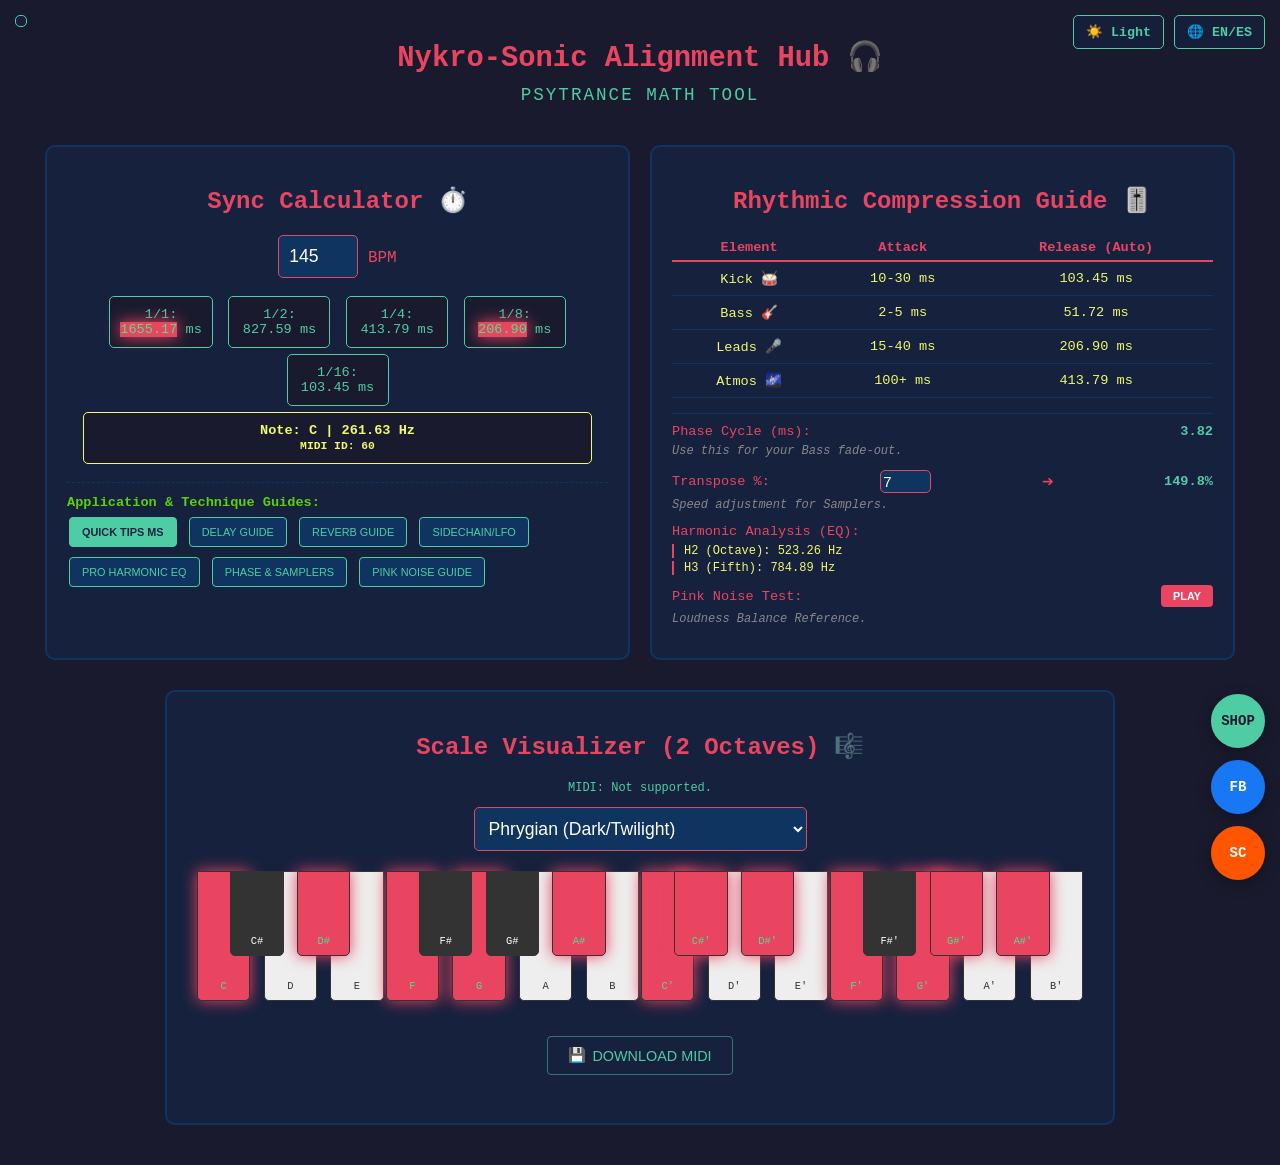
<file: Nykro-Sonic Alignment Hub FINAL.html>
<!DOCTYPE html>
<html lang="en">
<head>
    <meta charset="UTF-8">
    <meta name="viewport" content="width=device-width, initial-scale=1.0">
    <title>NykroSonic Alignment Hub</title>
    <style>
        body { background: #1a1a2e; color: #e94560; font-family: 'Courier New', Courier, monospace; text-align: center; padding: 20px; margin: 0; overflow-x: hidden; transition: background 0.3s, color 0.3s; }
        
        h1 { font-size: 1.8em; }

        .subtitle {
            color: #4ecca3;
            font-size: 1.1em;
            margin-top: -10px;
            margin-bottom: 30px;
            letter-spacing: 2px;
            text-transform: uppercase;
        }

        /* Botón de Traducción Superior Izquierda */
        #google_translate_element {
            position: fixed;
            top: 15px;
            left: 15px;
            z-index: 2000;
            background: rgba(22, 33, 62, 0.8);
            padding: 5px;
            border-radius: 5px;
            border: 1px solid #4ecca3;
        }

        .social-float {
            position: fixed;
            bottom: 20px;
            right: 15px;
            display: flex;
            flex-direction: column;
            gap: 12px;
            z-index: 1000;
        }

        .btn-social {
            width: 50px;
            height: 50px;
            border-radius: 50%;
            display: flex;
            align-items: center;
            justify-content: center;
            text-decoration: none;
            font-size: 14px;
            font-weight: bold;
            transition: all 0.3s ease;
            color: #fff;
            box-shadow: 0 4px 15px rgba(0,0,0,0.3);
        }

        .fb-btn { background: #1877F2; border: 2px solid #1877F2; }
        .sc-btn { background: #FF5500; border: 2px solid #FF5500; }
        .sh-btn { background: #4ecca3; border: 2px solid #4ecca3; color: #1a1a2e; }

        .btn-social:hover { transform: scale(1.1); filter: brightness(1.2); }

        .top-container { 
            display: flex; 
            flex-wrap: wrap; 
            justify-content: center; 
            gap: 10px; 
            max-width: 1200px; 
            margin: 0 auto; 
        }

        .section { 
            border: 2px solid #0f3460; 
            padding: 20px; 
            margin: 10px 5px; 
            border-radius: 10px; 
            background: #16213e; 
            flex: 1; 
            min-width: 300px; 
            max-width: 600px; 
            box-sizing: border-box;
            transition: background 0.3s, border-color 0.3s;
        }

        .keyboard-section {
            margin: 20px auto;
            max-width: 950px;
            width: 100%;
        }

        input, select { background: #0f3460; color: #fff; border: 1px solid #e94560; padding: 10px; border-radius: 5px; font-size: 1.1em; max-width: 100%; transition: 0.3s; }
        
        .nota-resultado { 
            display: inline-block; 
            margin: 3px; 
            padding: 10px; 
            background: #1a1a2e; 
            border: 1px solid #4ecca3; 
            border-radius: 5px; 
            color: #4ecca3; 
            font-size: 0.85em;
            min-width: 80px;
            transition: 0.3s;
        }
        
        .frecuencia-actual { border-color: #f0fa6b; color: #f0fa6b; font-weight: bold; width: 90%; }

        .guia-uso { color: #5bd10c; font-size: 0.85em; text-align: left; margin-top: 15px; line-height: 1.4; border-top: 1px dashed #0f3460; padding-top: 10px; }
        
        .btn-guia {
            background: #0f3460;
            color: #4ecca3;
            border: 1px solid #4ecca3;
            padding: 8px 12px;
            margin: 5px 2px;
            border-radius: 4px;
            cursor: pointer;
            font-size: 0.8em;
            transition: 0.3s;
            text-transform: uppercase;
        }
        .btn-guia:hover { background: #4ecca3; color: #16213e; }

        .modal {
            display: none;
            position: fixed;
            z-index: 100;
            left: 0;
            top: 0;
            width: 100%;
            height: 100%;
            background-color: rgba(0,0,0,0.8);
        }

        .modal-content {
            background-color: #16213e;
            margin: 5% auto;
            padding: 25px;
            border: 2px solid #e94560;
            width: 90%;
            max-width: 550px;
            border-radius: 15px;
            text-align: left;
            position: relative;
            max-height: 85vh;
            overflow-y: auto;
            transition: 0.3s;
        }

        table { width: 100%; border-collapse: collapse; margin-top: 15px; color: #f0fa6b; font-size: 0.85em; }
        th { color: #e94560; border-bottom: 2px solid #e94560; padding: 5px; transition: 0.3s; }
        td { padding: 8px; border-bottom: 1px solid #0f3460; transition: 0.3s; }

        .teclado { 
            display: flex; 
            justify-content: center; 
            margin: 20px auto; 
            gap: 2px; 
            max-width: 100%;
            padding: 0 10px;
            position: relative;
        }

        .tecla { 
            flex: 1;
            height: 120px; 
            border: 1px solid #333; 
            border-radius: 0 0 5px 5px; 
            display: flex; 
            align-items: flex-end; 
            justify-content: center; 
            padding-bottom: 8px; 
            font-size: 0.65em; 
            cursor: pointer; 
            transition: 0.1s; 
            user-select: none; 
            min-width: 0;
        }

        .blanca { background: #eee; color: #333; }
        .negra { 
            background: #333; 
            color: #fff; 
            height: 75px; 
            margin-left: -2.5%; 
            margin-right: -2.5%; 
            z-index: 2; 
        }

        .activa { background: #e94560 !important; color: #49e48a !important; box-shadow: 0 0 15px #e94560; }
        .sonando { filter: brightness(1.5); border-color: white; transform: translateY(2px); }

        .btn-midi {
            background: transparent;
            color: #4ecca3;
            border: 1px solid rgba(78, 204, 163, 0.5);
            padding: 10px 20px;
            margin-top: 15px;
            border-radius: 4px;
            cursor: pointer;
            font-size: 0.9em;
            text-transform: uppercase;
            display: inline-flex;
            align-items: center;
            gap: 6px;
        }

        .extra-tools { margin-top: 15px; border-top: 1px solid #0f3460; padding-top: 10px; text-align: left; }
        .tool-row { display: flex; justify-content: space-between; align-items: center; margin-bottom: 5px; font-size: 0.85em; }
        .tool-row span { color: #4ecca3; font-weight: bold; }
        .tool-tip { font-size: 0.75em; color: #888; margin-bottom: 12px; font-style: italic; }
        .btn-noise { background: #e94560; color: white; border: none; padding: 5px 12px; border-radius: 4px; cursor: pointer; font-size: 0.8em; font-weight: bold; }

        .harmonic-row { color: #f0fa6b; font-size: 0.75em; border-left: 2px solid #e94560; padding-left: 10px; margin: 3px 0; }

        @media (max-width: 600px) {
            body { padding: 10px; }
            h1 { font-size: 1.4em; }
            .section { min-width: 100%; margin: 5px 0; }
            .teclado { height: 90px; font-size: 0.5em; }
            .negra { height: 55px; }
            .nota-resultado { width: 30%; padding: 5px; font-size: 0.75em; }
            .btn-guia { width: 48%; margin: 1%; }
            .social-float { bottom: 10px; right: 10px; }
            #google_translate_element { top: 5px; left: 5px; scale: 0.8; }
            .top-controls { top: 5px !important; right: 5px !important; scale: 0.8; }
        }

        /* ========================================= */
        /* NUEVO: ESTILOS PARA LOS CONTROLES Y TEMA CLARO */
        /* ========================================= */
        .top-controls {
            position: fixed;
            top: 15px;
            right: 15px;
            display: flex;
            gap: 10px;
            z-index: 2000;
        }

        .ctrl-btn {
            background: rgba(22, 33, 62, 0.8);
            color: #4ecca3;
            border: 1px solid #4ecca3;
            padding: 8px 12px;
            border-radius: 5px;
            cursor: pointer;
            font-weight: bold;
            font-family: 'Courier New', Courier, monospace;
            transition: 0.3s;
        }

        .ctrl-btn:hover { background: #4ecca3; color: #1a1a2e; }

        /* Estilos del Modo Claro (Se activan con JavaScript) */
        body.light-mode { background: #f4f4f9; color: #16213e; }
        body.light-mode .section { background: #ffffff; border-color: #4ecca3; box-shadow: 0 4px 15px rgba(0,0,0,0.05); }
        body.light-mode input, body.light-mode select { background: #f4f4f9; color: #16213e; border-color: #16213e; }
        body.light-mode .nota-resultado { background: #f4f4f9; border-color: #16213e; color: #16213e; }
        body.light-mode .frecuencia-actual { border-color: #e94560; color: #e94560; }
        body.light-mode .subtitle, body.light-mode h2 { color: #e94560; }
        body.light-mode th { color: #16213e; border-bottom: 2px solid #16213e; }
        body.light-mode td { border-bottom: 1px solid #ddd; color: #16213e; }
        body.light-mode .modal-content { background-color: #ffffff; border-color: #4ecca3; }
        body.light-mode #modalCuerpo { color: #16213e !important; }
        body.light-mode .btn-guia { background: #e0e0e0; color: #16213e; border-color: #16213e; }
        body.light-mode .btn-guia:hover { background: #16213e; color: #4ecca3; }
        body.light-mode .tecla.blanca { background: #fff; color: #16213e; border-color: #ccc; }
        body.light-mode .extra-tools, body.light-mode .guia-uso { border-top: 1px dashed #ccc; }
        body.light-mode .harmonic-row { color: #16213e; }
    </style>
</head>
<body onclick="initAudio()">

    <div id="google_translate_element"></div>

    <div class="top-controls">
        <button id="theme-btn" class="ctrl-btn" onclick="toggleTheme()">☀️ Light</button>
        <button class="ctrl-btn" onclick="toggleLanguage()">🌐 EN/ES</button>
    </div>

    <div class="social-float">
        <a href="https://sites.google.com/view/nykronds/shop?authuser=0" target="_blank" class="btn-social sh-btn" title="Shop">SHOP</a>
        <a href="https://www.facebook.com/nykrodelic" target="_blank" class="btn-social fb-btn" title="Facebook">FB</a>
        <a href="https://soundcloud.com/nykronds" target="_blank" class="btn-social sc-btn" title="Soundcloud">SC</a>
    </div>

    <h1>Nykro-Sonic Alignment Hub 🎧</h1>
    <div class="subtitle">Psytrance Math Tool</div>

    <div class="top-container">
        <div class="section">
            <h2>Sync Calculator ⏱️</h2>
            <input type="number" id="bpm-input" value="145" min="40" max="300" oninput="actualizarTodo()">
            <span>BPM</span>
            
            <div id="resultados" style="margin-top: 15px;">
                <div class="nota-resultado">1/1: <br><span id="nota-1">1655.17</span> ms</div>
                <div class="nota-resultado">1/2: <br><span id="nota-2">827.59</span> ms</div>
                <div class="nota-resultado">1/4: <br><span id="nota-4">413.79</span> ms</div>
                <div class="nota-resultado">1/8: <br><span id="nota-8">206.90</span> ms</div>
                <div class="nota-resultado">1/16: <br><span id="nota-16">103.45</span> ms</div>
                <center>
                    <div class="nota-resultado frecuencia-actual">
                        Note: <span id="nombre-nota">C</span> | <span id="hz-nota">261.63</span> Hz<br>
                        <small>MIDI ID: <span id="midi-val">60</span></small>
                    </div>
                </center>
            </div>

            <div class="guia-uso">
                <strong>Application & Technique Guides:</strong><br>
                <button class="btn-guia" style="background: #4ecca3; color: #16213e; font-weight: bold;" onclick="abrirModal('quicktips')">Quick Tips MS</button>
                <button class="btn-guia" onclick="abrirModal('delay_guide')">Delay Guide</button>
                <button class="btn-guia" onclick="abrirModal('reverb_guide')">Reverb Guide</button>
                <button class="btn-guia" onclick="abrirModal('sidechain')">Sidechain/LFO</button>
                <button class="btn-guia" onclick="abrirModal('eq_pro')">Pro Harmonic EQ</button>
                <button class="btn-guia" onclick="abrirModal('fase_pro')">Phase & Samplers</button>
                <button class="btn-guia" onclick="abrirModal('pink_noise')">Pink Noise Guide</button>
            </div>
        </div>

        <div class="section">
            <h2>Rhythmic Compression Guide 🎚️</h2>
            <table>
                <thead>
                    <tr><th>Element</th><th>Attack</th><th>Release (Auto)</th></tr>
                </thead>
                <tbody>
                    <tr><td>Kick 🥁</td><td>10-30 ms</td><td class="highlight" id="comp-kick">103.45 ms</td></tr>
                    <tr><td>Bass 🎸</td><td>2-5 ms</td><td class="highlight" id="comp-bass">51.72 ms</td></tr>
                    <tr><td>Leads 🎤</td><td>15-40 ms</td><td class="highlight" id="comp-leads">206.90 ms</td></tr>
                    <tr><td>Atmos 🌌</td><td>100+ ms</td><td class="highlight" id="comp-atmos">413.79 ms</td></tr>
                </tbody>
            </table>
            
            <div class="extra-tools">
                <div class="tool-row">Phase Cycle (ms): <span id="fase-ms">3.82</span></div>
                <div class="tool-tip">Use this for your Bass fade-out.</div>
                
                <div class="tool-row">Transpose %: <input type="number" id="st-input" value="7" style="width: 45px; padding: 2px;" oninput="calcTranspose()"> ➔ <span id="st-result">149.8%</span></div>
                <div class="tool-tip">Speed adjustment for Samplers.</div>

                <div class="tool-row" style="margin-top:10px; color:#e94560;">Harmonic Analysis (EQ):</div>
                <div class="harmonic-row">H2 (Octave): <span id="h2-val">523.26</span> Hz</div>
                <div class="harmonic-row">H3 (Fifth): <span id="h3-val">784.89</span> Hz</div>
                
                <div class="tool-row" style="margin-top:10px;">Pink Noise Test: <button class="btn-noise" id="noise-btn" onclick="toggleNoise()">PLAY</button></div>
                <div class="tool-tip">Loudness Balance Reference.</div>
            </div>
        </div>
    </div>

    <div id="modalGuia" class="modal">
        <div class="modal-content">
            <span class="close" onclick="cerrarModal()" style="position: absolute; right: 15px; top: 10px; cursor: pointer; font-size: 24px; color: #e94560;">&times;</span>
            <h3 id="modalTitulo" style="color: #4ecca3; margin-top: 10px;"></h3>
            <div id="modalCuerpo" style="color: #fff; font-size: 0.9em; line-height: 1.4;"></div>
        </div>
    </div>

    <div class="section keyboard-section">
        <h2>Scale Visualizer (2 Octaves) 🎼</h2>
        <p id="midi-status" style="font-size: 0.75em; color: #4ecca3;">MIDI: Searching for USB devices...</p>
        <select id="escala-select" onchange="iluminarEscala(ultimaRaiz)">
            <optgroup label="PSYTRANCE CLASSICS">
                <option value="frigia">Phrygian (Dark/Twilight)</option>
                <option value="locria">Locrian (Tense/Acid)</option>
                <option value="menorArmonica">Harmonic Minor (Forest)</option>
                <option value="pentatonicaMenor">Pentatonic (Full On)</option>
            </optgroup>
            <optgroup label="PROGRESSIVE & ATMOS">
                <option value="dorica">Dorian (Prog/Deep)</option>
                <option value="lidia">Lydian (Uplifting)</option>
                <option value="mixolidia">Mixolydian (Groovy)</option>
            </optgroup>
            <optgroup label="WORLD & ETHNIC (PSY-STYLE)">
                <option value="hirajoshi">Hirajoshi (Japan Psy) 🌸</option>
                <option value="dominanteFrigia">Phrygian Dominant (Indu/GOA) 🕌</option>
                <option value="hungaraMenor">Hungarian Minor (Mystic)</option>
                <option value="bizantina">Byzantine (Arabic Psy)</option>
                <option value="inSen">In-Sen (Zenonesque)</option>
            </optgroup>
        </select>
        <div class="teclado" id="teclado"></div>
        <button class="btn-midi" onclick="descargarMIDI()"><span>💾</span> DOWNLOAD MIDI</button>
        <p id="midi-log" style="color: #5bd10c; font-size: 0.7em; margin-top: 5px; font-style: italic; min-height: 1em;"></p>
    </div>

    <script>
        /* SCRIPT TRADUCCION */
        function googleTranslateElementInit() {
            new google.translate.TranslateElement({pageLanguage: 'en', layout: google.translate.TranslateElement.InlineLayout.SIMPLE}, 'google_translate_element');
        }
    </script>
    <script src="//translate.google.com/translate_a/element.js?cb=googleTranslateElementInit"></script>

    <script>
        let notasParaMidi = [];
        let audioCtx = null;
        let ultimaRaiz = 0; 
        let noiseNode = null;

        const notasNombres = ["C", "C#", "D", "D#", "E", "F", "F#", "G", "G#", "A", "A#", "B"];
        const frecuenciasBase = [261.63, 277.18, 293.66, 311.13, 329.63, 349.23, 369.99, 392.00, 415.30, 440.00, 466.16, 493.88];
        
        const escalas = {
            frigia: [0, 1, 3, 5, 7, 8, 10], locria: [0, 1, 3, 5, 6, 8, 10], dorica: [0, 2, 3, 5, 7, 9, 10], 
            menorArmonica: [0, 2, 3, 5, 7, 8, 11], hirajoshi: [0, 2, 3, 7, 8], pentatonicaMenor: [0, 3, 5, 7, 10],
            lidia: [0, 2, 4, 6, 7, 9, 11], mixolidia: [0, 2, 4, 5, 7, 9, 10], dominanteFrigia: [0, 1, 4, 5, 7, 8, 10],
            hungaraMenor: [0, 2, 3, 6, 7, 8, 11], bizantina: [0, 1, 4, 5, 7, 8, 11], inSen: [0, 1, 5, 7, 10]
        };

        function initAudio() {
            if (!audioCtx) audioCtx = new (window.AudioContext || window.webkitAudioContext)();
            if (audioCtx.state === 'suspended') audioCtx.resume();
        }

        function generarTeclado() {
            const contenedor = document.getElementById('teclado');
            contenedor.innerHTML = '';
            for(let i = 0; i < 24; i++) {
                const nombreNota = notasNombres[i % 12];
                const div = document.createElement('div');
                div.innerText = nombreNota + (i < 12 ? "" : "'");
                div.id = "nota-" + i;
                div.className = nombreNota.includes("#") ? "tecla negra" : "tecla blanca";
                div.onclick = () => {
                    initAudio();
                    procesarEntradaNota(i);
                };
                contenedor.appendChild(div);
            }
            iluminarEscala(ultimaRaiz);
        }

        function procesarEntradaNota(index) {
            initAudio();
            ultimaRaiz = index; 
            const freq = frecuenciasBase[index % 12] * (index >= 12 ? 2 : 1);
            
            document.getElementById('nombre-nota').innerText = notasNombres[index % 12];
            document.getElementById('hz-nota').innerText = freq.toFixed(2);
            document.getElementById('fase-ms').innerText = (1000/freq).toFixed(2);
            document.getElementById('midi-val').innerText = 60 + index;
            
            document.getElementById('h2-val').innerText = (freq * 2).toFixed(2);
            document.getElementById('h3-val').innerText = (freq * 3).toFixed(2);
            
            arpegiarEscala(index);
            iluminarEscala(index); 
        }

        function actualizarTodo() {
            const bpm = document.getElementById('bpm-input').value;
            if (bpm > 0) {
                const ms1 = (60000 / bpm) * 4; 
                const ms4 = ms1 / 4;           
                const ms8 = ms4 / 2;           
                const ms16 = ms4 / 4;           
                const ms32 = ms4 / 8;
                document.getElementById('nota-1').innerText = ms1.toFixed(2);
                document.getElementById('nota-2').innerText = (ms1/2).toFixed(2);
                document.getElementById('nota-4').innerText = ms4.toFixed(2);
                document.getElementById('nota-8').innerText = ms8.toFixed(2);
                document.getElementById('nota-16').innerText = ms16.toFixed(2);
                document.getElementById('comp-kick').innerText = ms16.toFixed(2) + " ms";
                document.getElementById('comp-bass').innerText = ms32.toFixed(2) + " ms";
                document.getElementById('comp-leads').innerText = ms8.toFixed(2) + " ms";
                document.getElementById('comp-atmos').innerText = ms4.toFixed(2) + " ms";
                return ms4 / 1000;
            }
            return 0.5;
        }

        function calcTranspose() {
            const st = document.getElementById('st-input').value;
            document.getElementById('st-result').innerText = (Math.pow(2, st/12) * 100).toFixed(1) + "%";
        }

        function toggleNoise() {
            initAudio();
            if (noiseNode) {
                noiseNode.stop(); noiseNode = null;
                document.getElementById('noise-btn').innerText = "PLAY";
                document.getElementById('noise-btn').style.background = "#e94560";
            } else {
                const bufferSize = 2 * audioCtx.sampleRate, noiseBuffer = audioCtx.createBuffer(1, bufferSize, audioCtx.sampleRate), output = noiseBuffer.getChannelData(0);
                let lastOut = 0;
                for (let i = 0; i < bufferSize; i++) {
                    let white = Math.random() * 2 - 1;
                    output[i] = (lastOut + (0.02 * white)) / 1.02; lastOut = output[i]; output[i] *= 3.5; 
                }
                noiseNode = audioCtx.createBufferSource(); noiseNode.buffer = noiseBuffer; noiseNode.loop = true;
                const gain = audioCtx.createGain(); gain.gain.value = 0.08;
                noiseNode.connect(gain); gain.connect(audioCtx.destination); noiseNode.start();
                document.getElementById('noise-btn').innerText = "STOP";
                document.getElementById('noise-btn').style.background = "#4ecca3";
            }
        }

        function arpegiarEscala(rootIndex) {
            if (!audioCtx) initAudio();
            const seleccion = document.getElementById('escala-select').value;
            const intervalosBase = escalas[seleccion];
            const bpmSec = actualizarTodo();
            const sixteenthNote = bpmSec / 4;
            let now = audioCtx.currentTime;
            notasParaMidi = [];
            
            let escalaExtendida = [];
            for (let oct = 0; oct < 2; oct++) {
                intervalosBase.forEach(inter => {
                    escalaExtendida.push(inter + (oct * 12));
                });
            }

            escalaExtendida.forEach((intervalo, i) => {
                const noteIndex = (rootIndex + intervalo);
                if (noteIndex < 36) { 
                    const freq = frecuenciasBase[noteIndex % 12] * Math.pow(2, Math.floor(noteIndex / 12));
                    notasParaMidi.push(60 + noteIndex);
                    playNote(freq, sixteenthNote * 0.9, now + (i * sixteenthNote), "nota-" + (noteIndex % 24));
                }
            });
            document.getElementById('midi-log').innerText = "✓ MIDI READY";
        }

        function playNote(frequency, duration, startTime, elementId) {
            const osc = audioCtx.createOscillator();
            const gain = audioCtx.createGain();
            osc.type = 'sawtooth';
            osc.frequency.setValueAtTime(frequency, startTime);
            gain.gain.setValueAtTime(0.15, startTime);
            gain.gain.exponentialRampToValueAtTime(0.0001, startTime + duration);
            osc.connect(gain); gain.connect(audioCtx.destination);
            osc.start(startTime); osc.stop(startTime + duration);
            setTimeout(() => {
                const el = document.getElementById(elementId);
                if(el) { el.classList.add('sonando'); setTimeout(() => el.classList.remove('sonando'), duration*1000); }
            }, (startTime - audioCtx.currentTime) * 1000);
        }

        function iluminarEscala(raiz) {
            const seleccion = document.getElementById('escala-select').value;
            const intervalos = escalas[seleccion];
            document.querySelectorAll('.tecla').forEach(el => el.classList.remove("activa"));
            
            for (let oct = 0; oct < 3; oct++) {
                intervalos.forEach(paso => {
                    const noteIdx = (raiz + paso + (oct * 12));
                    if(noteIdx < 24) {
                        const el = document.getElementById("nota-" + noteIdx);
                        if(el) el.classList.add("activa");
                    }
                });
            }
        }

        if (navigator.requestMIDIAccess) {
            navigator.requestMIDIAccess().then(onMIDISuccess, onMIDIFailure);
        }

        function onMIDISuccess(midiAccess) {
            const inputs = midiAccess.inputs.values();
            for (let input of inputs) { input.onmidimessage = handleMIDIMessage; document.getElementById('midi-status').innerText = "MIDI: " + input.name + " Connected ✅"; }
            midiAccess.onstatechange = (e) => {
                if(e.port.type === 'input') document.getElementById('midi-status').innerText = e.port.state === "connected" ? "MIDI: " + e.port.name + " Connected ✅" : "MIDI: Disconnected";
            };
        }

        function onMIDIFailure() { document.getElementById('midi-status').innerText = "MIDI: Not supported."; }

        function handleMIDIMessage(message) {
            const command = message.data[0], note = message.data[1], velocity = (message.data.length > 2) ? message.data[2] : 0;
            if (!audioCtx || audioCtx.state !== 'running') initAudio();
            if (command === 144 && velocity > 0) {
                const noteIndex = note % 24;
                procesarEntradaNota(noteIndex);
            }
        }

        function abrirModal(tipo) {
            const modal = document.getElementById("modalGuia");
            const values = {
                v1: document.getElementById('nota-1').innerText,
                v2: document.getElementById('nota-2').innerText,
                v4: document.getElementById('nota-4').innerText,
                v8: document.getElementById('nota-8').innerText,
                v16: document.getElementById('nota-16').innerText,
                vHz: document.getElementById('hz-nota').innerText,
                vFase: document.getElementById('fase-ms').innerText,
                vH2: document.getElementById('h2-val').innerText,
                vH3: document.getElementById('h3-val').innerText,
                vST: document.getElementById('st-input').value,
                vRatio: document.getElementById('st-result').innerText
            };
            
            const contenido = {
                quicktips: { 
                    t: "Quick Tips: MS Application", 
                    c: `<p>🎯 <b>Kicks:</b> Set the total Hold/Decay of your Kick to <b>${values.v16}ms</b> for perfect integration with the bass.</p>` +
                        `<p>🥁 <b>Psy-Groove:</b> Set your filter's LFO to 1/8 sync or <b>${values.v8}ms</b> for that classic bounce.</p>` +
                        `<p>🔥 <b>Stabs:</b> Send your stabs to a bus with a Gate set to <b>${values.v16}ms</b> for surgical cuts.</p>` +
                        `<p>🎹 <b>Arps:</b> If using fast arpeggios, the envelope Release should not exceed <b>${values.v16}ms</b> to avoid mud.</p>`
                },
                delay_guide: { 
                    t: "Delay Master Guide", 
                    c: `<p>🌀 <b>Offbeat Psy:</b> Standard delay is 1/8 (${values.v8}ms). Adjust feedback to 30%.</p>` +
                        `<p>✨ <b>Slapback Lead:</b> Use 1/16 (${values.v16}ms) with low feedback to add thickness without clutter.</p>` +
                        `<p>🌌 <b>Tripled Textures:</b> Use a 1/4 (${values.v4}ms) delay with a high Hi-Pass filter for atmospheres that don't interfere.</p>` +
                        `<p>📐 <b>Perfect Ping-Pong:</b> Channel L at 1/8 (${values.v8}ms) and Channel R at 1/4 (${values.v4}ms) for a rhythmic expansive stereo.</p>` +
                        `<p>💥 <b>Haas Effect:</b> Set a manual delay between 10ms and <b>${values.vFase}ms</b> on a single channel to widen mono sounds.</p>`
                },
                reverb_guide: { 
                    t: "Surgical Reverb Guide", 
                    c: `<p>⏱️ <b>Pro Predelay:</b> Set Predelay to exactly <b>${values.vFase}ms</b>. This separates the Lead transient from the reverb cloud.</p>` +
                        `<p>🧼 <b>Clean Decay:</b> In fast Psytrance, a Reverb Decay longer than <b>${values.v4}ms</b> usually muddies the mix. Keep "Tails" short.</p>` +
                        `<p>🌑 <b>Dark Reverb:</b> Use a 1/2 (${values.v2}ms) decay but apply a Low-Cut up to 400Hz and a High-Cut at 5kHz.</p>` +
                        `<p>🌊 <b>Sidechained Reverb:</b> Send your reverb to a bus and sidechain it to the Kick using a <b>${values.v16}ms</b> release so the reverb "breathes".</p>`
                },
                sidechain: { 
                    t: "Sidechain & LFO Tool", 
                    c: `<p>📉 <b>Bass Release:</b> Set your sidechain compressor release to <b>${values.v16}ms</b>. It's the exact time for the bass to recover volume before the next note.</p>` +
                        `<p>🛸 <b>LFO Shaping:</b> If using LFO Tool, draw the curve so it reaches 100% volume right at the <b>${values.v8}ms</b> mark.</p>` +
                        `<p>🔊 <b>Pumping Atmos:</b> For dramatic pumping on pads, use a slower sidechain with 1/4 (<b>${values.v4}ms</b>) release.</p>` +
                        `<p>⚡ <b>Surgical Precision:</b> Use the phase cycle of <b>${values.vFase}ms</b> as the "Lookahead" time to anticipate compression.</p>`
                },
                eq_pro: { 
                    t: "Harmonic Analysis (EQ) 🔊", 
                    c: `<p>Use these exact points for the current note (<b>${values.vHz}Hz</b>):</p>` +
                        `<p>• <b>Resonance Cleaning:</b> Reduce with a narrow bell at <b>${values.vH3}Hz</b> to remove harsh harmonics.</p>` +
                        `<p>• <b>Bass Punch:</b> Boost +2dB at <b>${values.vH2}Hz</b> (the octave) so the bass is audible on mobiles and laptops.</p>` +
                        `<p>• <b>Air Cut:</b> Apply a gentle Low Pass starting at harmonic H8 for a more "Forest" and organic sound.</p>` 
                },
                fase_pro: { 
                    t: "Phase & Samplers 🌀", 
                    c: `<p>• <b>Phase Alignment:</b> Your note completes a cycle every <b>${values.vFase}ms</b>. Move your audio clip in milliseconds to find the point where it adds with the Kick.</p>` +
                        `<p>• <b>Time Stretching:</b> To transpose <b>${values.vST} semitones</b> without losing rhythm, stretch your sample to <b>${values.vRatio}</b>.</p>` +
                        `<p>• <b>Zero Crossing:</b> Make your Fade-ins <b>${values.vFase}ms</b> to avoid the initial "pop" in synth samples.</p>`
                },
                pink_noise: {
                    t: "Pink Noise Mixing Guide 🌸",
                    c: `<p><b>Mixing Technique:</b></p>` +
                        `<p>1. Play the Pink Noise and set it to <b>-12dB</b> (or your target loudness).</p>` +
                        `<p>2. Bring all your faders down.</p>` +
                        `<p>3. Bring up each track one by one until you can <i>just barely</i> hear it over the noise.</p>` +
                        `<p>4. This creates a balanced, professional spectrum. Pink Noise has equal energy per octave, mirroring human hearing.</p>`
                }
            };
            document.getElementById("modalTitulo").innerHTML = contenido[tipo].t;
            document.getElementById("modalCuerpo").innerHTML = contenido[tipo].c;
            modal.style.display = "block";
        }
        function cerrarModal() { document.getElementById("modalGuia").style.display = "none"; }
        window.onclick = e => { if(e.target == document.getElementById("modalGuia")) cerrarModal(); }

        function descargarMIDI() {
            if (notasParaMidi.length === 0) return alert("Play the keyboard first!");
            const bpm = document.getElementById('bpm-input').value;
            const header = [0x4d, 0x54, 0x68, 0x64, 0x00, 0x00, 0x00, 0x06, 0x00, 0x00, 0x00, 0x01, 0x00, 0x80];
            let body = [];
            notasParaMidi.forEach(n => body.push(0x00, 0x90, n, 0x64, 0x60, 0x80, n, 0x00));
            body.push(0x00, 0xFF, 0x2F, 0x00);
            const trackHeader = [0x4d, 0x54, 0x72, 0x6b, 0, 0, 0, body.length];
            const midi = new Uint8Array([...header, ...trackHeader, ...body]);
            const a = document.createElement("a");
            a.href = URL.createObjectURL(new Blob([midi], {type: "audio/midi"}));
            a.download = `Nykro_Scale_${bpm}BPM.mid`; a.click();
        }

        /* ========================================= */
        /* NUEVO: LÓGICA DE BOTONES TEMA E IDIOMA    */
        /* ========================================= */
        
        // Función para el Modo Claro / Oscuro
        function toggleTheme() {
            document.body.classList.toggle('light-mode');
            const isLight = document.body.classList.contains('light-mode');
            document.getElementById('theme-btn').innerText = isLight ? '🌙 Dark' : '☀️ Light';
        }

        // Función para cambiar el idioma usando el traductor nativo ya existente
        function toggleLanguage() {
            const select = document.querySelector('.goog-te-combo');
            if (select) {
                select.value = select.value === 'es' ? 'en' : 'es';
                select.dispatchEvent(new Event('change'));
            } else {
                alert("El traductor de Google aún está cargando. ¡Intenta en un segundo!");
            }
        }

        generarTeclado();
        actualizarTodo();
        calcTranspose();
    </script>
</body>
</html>
</file>
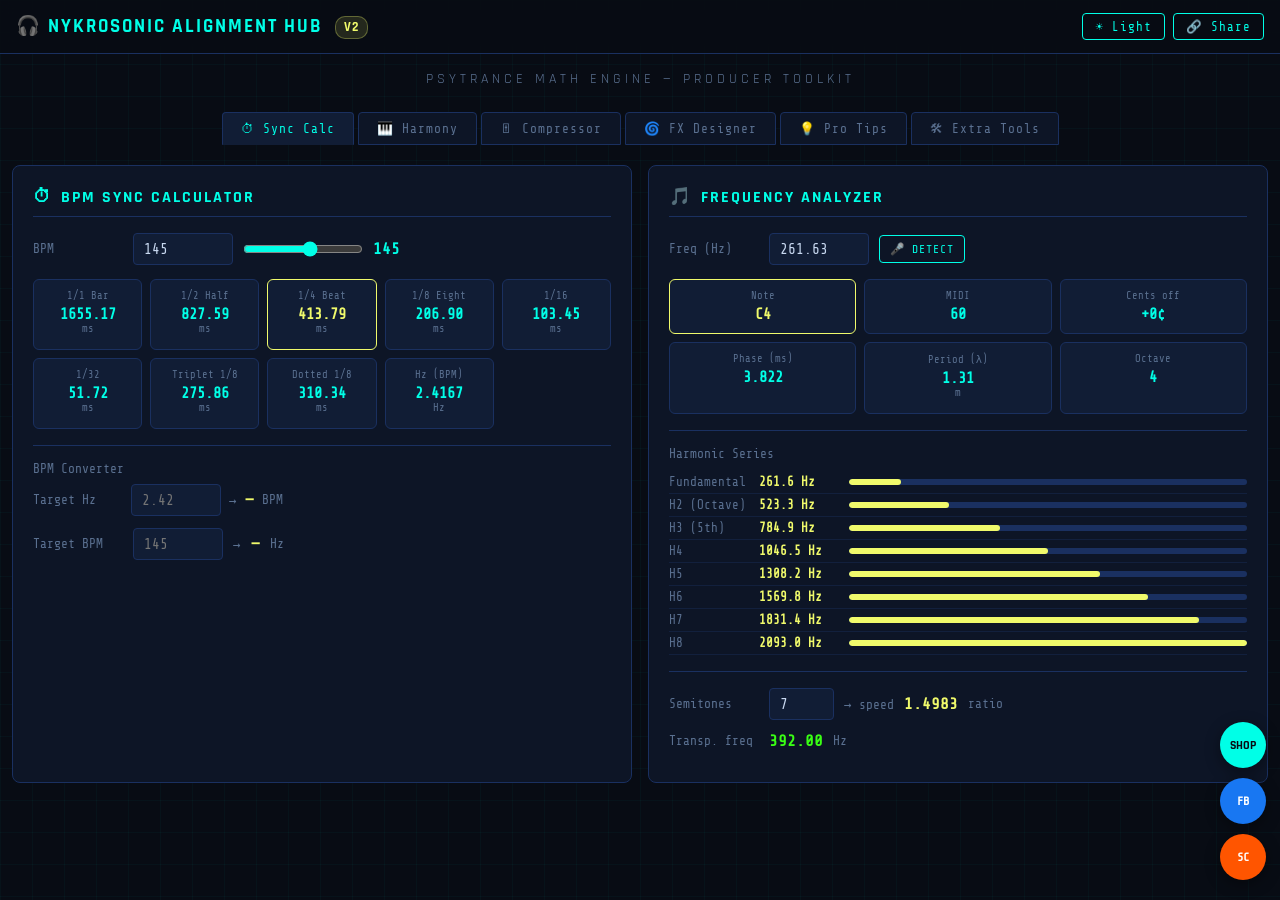
<file: Nykro-Sonic Alignment Hub.html>
<!DOCTYPE html>
<html lang="en">
<head>
<meta charset="UTF-8">
<meta name="viewport" content="width=device-width, initial-scale=1.0">
<title>NykroSonic Alignment Hub v2</title>
<link href="https://fonts.googleapis.com/css2?family=Share+Tech+Mono&family=Rajdhani:wght@400;600;700&display=swap" rel="stylesheet">
<style>
  :root {
    --bg: #080c14;
    --bg2: #0d1526;
    --bg3: #111d35;
    --border: #1a3060;
    --accent: #00ffe7;
    --red: #ff2d55;
    --yellow: #f0fa6b;
    --green: #39ff14;
    --purple: #b44bff;
    --text: #c8d8f0;
    --dim: #5a7090;
    --font-mono: 'Share Tech Mono', monospace;
    --font-ui: 'Rajdhani', sans-serif;
    --glow-a: 0 0 12px rgba(0,255,231,0.35);
    --glow-r: 0 0 12px rgba(255,45,85,0.35);
  }
  body.light {
    --bg: #eef2f8; --bg2: #dde5f0; --bg3: #fff;
    --border: #b0c4e0; --text: #1a2740; --dim: #7090b0;
  }

  *, *::before, *::after { box-sizing: border-box; margin: 0; padding: 0; }
  body {
    background: var(--bg);
    color: var(--text);
    font-family: var(--font-mono);
    min-height: 100vh;
    padding: 70px 12px 100px;
    transition: background .3s, color .3s;
    overflow-x: hidden;
  }

  /* ── GRID BACKGROUND ── */
  body::before {
    content: '';
    position: fixed; inset: 0; z-index: 0;
    background-image:
      linear-gradient(rgba(0,255,231,.03) 1px, transparent 1px),
      linear-gradient(90deg, rgba(0,255,231,.03) 1px, transparent 1px);
    background-size: 32px 32px;
    pointer-events: none;
  }

  /* ── TOP BAR ── */
  .topbar {
    position: fixed; top: 0; left: 0; right: 0; z-index: 999;
    background: rgba(8,12,20,.92);
    border-bottom: 1px solid var(--border);
    backdrop-filter: blur(8px);
    display: flex; align-items: center; justify-content: space-between;
    padding: 0 16px; height: 54px;
  }
  .topbar h1 {
    font-family: var(--font-ui);
    font-size: 1.2em;
    font-weight: 700;
    letter-spacing: 2px;
    color: var(--accent);
    text-transform: uppercase;
  }
  .topbar-right { display: flex; gap: 8px; align-items: center; }
  .ctrl-btn {
    font-family: var(--font-mono);
    background: transparent;
    color: var(--accent);
    border: 1px solid var(--accent);
    padding: 5px 12px;
    border-radius: 4px;
    cursor: pointer;
    font-size: .78em;
    letter-spacing: 1px;
    transition: .2s;
  }
  .ctrl-btn:hover { background: var(--accent); color: var(--bg); }

  /* ── SOCIAL FLOAT ── */
  .social-float {
    position: fixed; bottom: 20px; right: 14px;
    display: flex; flex-direction: column; gap: 10px; z-index: 900;
  }
  .btn-social {
    width: 46px; height: 46px;
    border-radius: 50%;
    display: flex; align-items: center; justify-content: center;
    text-decoration: none; font-size: .75em; font-weight: 700;
    transition: .2s; color: #fff;
    box-shadow: 0 4px 15px rgba(0,0,0,.4);
  }
  .fb-btn { background: #1877F2; }
  .sc-btn { background: #FF5500; }
  .sh-btn { background: var(--accent); color: var(--bg) !important; font-family: var(--font-ui); }
  .btn-social:hover { transform: scale(1.12); filter: brightness(1.2); }

  /* ── LAYOUT ── */
  .wrapper { position: relative; z-index: 1; max-width: 1320px; margin: 0 auto; }
  .subtitle {
    text-align: center;
    font-family: var(--font-ui);
    color: var(--dim);
    font-size: .9em;
    letter-spacing: 4px;
    text-transform: uppercase;
    margin-bottom: 24px;
  }

  /* TABS */
  .tabs {
    display: flex; gap: 4px; margin-bottom: 20px;
    flex-wrap: wrap; justify-content: center;
  }
  .tab-btn {
    font-family: var(--font-mono);
    background: var(--bg2);
    color: var(--dim);
    border: 1px solid var(--border);
    padding: 8px 18px;
    border-radius: 4px 4px 0 0;
    cursor: pointer;
    font-size: .8em;
    letter-spacing: 1px;
    transition: .2s;
  }
  .tab-btn.active { background: var(--bg3); color: var(--accent); border-bottom-color: var(--bg3); }
  .tab-btn:hover:not(.active) { color: var(--text); }
  .tab-panel { display: none; }
  .tab-panel.active { display: block; }

  /* GRID LAYOUT */
  .grid-2 { display: grid; grid-template-columns: 1fr 1fr; gap: 16px; }
  .grid-3 { display: grid; grid-template-columns: 1fr 1fr 1fr; gap: 16px; }
  @media(max-width:900px) { .grid-3 { grid-template-columns: 1fr 1fr; } }
  @media(max-width:600px) { .grid-2, .grid-3 { grid-template-columns: 1fr; } }

  /* CARDS */
  .card {
    background: var(--bg2);
    border: 1px solid var(--border);
    border-radius: 8px;
    padding: 20px;
    transition: border-color .2s;
  }
  .card:hover { border-color: rgba(0,255,231,.3); }
  .card h2 {
    font-family: var(--font-ui);
    font-size: 1em;
    letter-spacing: 2px;
    text-transform: uppercase;
    color: var(--accent);
    margin-bottom: 16px;
    padding-bottom: 8px;
    border-bottom: 1px solid var(--border);
    display: flex; align-items: center; gap: 8px;
  }
  .card h2 .icon { font-size: 1.1em; }

  /* INPUTS */
  .input-row {
    display: flex; align-items: center; gap: 10px;
    margin-bottom: 12px; flex-wrap: wrap;
  }
  .input-row label { font-size: .8em; color: var(--dim); min-width: 90px; }
  input[type=number], input[type=range], select {
    background: var(--bg3);
    color: var(--text);
    border: 1px solid var(--border);
    padding: 7px 10px;
    border-radius: 4px;
    font-family: var(--font-mono);
    font-size: .9em;
    outline: none;
    transition: .2s;
  }
  input[type=number]:focus, select:focus { border-color: var(--accent); box-shadow: var(--glow-a); }
  input[type=number] { width: 100px; }
  input[type=range] { width: 120px; accent-color: var(--accent); }
  select { padding: 7px 8px; }

  /* RESULT GRID */
  .res-grid {
    display: grid;
    grid-template-columns: repeat(auto-fill, minmax(90px, 1fr));
    gap: 8px; margin-top: 14px;
  }
  .res-cell {
    background: var(--bg3);
    border: 1px solid var(--border);
    border-radius: 6px;
    padding: 10px 6px;
    text-align: center;
    transition: .2s;
  }
  .res-cell .label { font-size: .65em; color: var(--dim); margin-bottom: 4px; }
  .res-cell .val { font-size: .95em; color: var(--accent); font-weight: bold; }
  .res-cell.highlight { border-color: var(--yellow); }
  .res-cell.highlight .val { color: var(--yellow); }
  .res-cell.red { border-color: var(--red); }
  .res-cell.red .val { color: var(--red); }

  /* TABLE */
  .data-table { width: 100%; border-collapse: collapse; margin-top: 12px; font-size: .82em; }
  .data-table th { color: var(--accent); font-family: var(--font-ui); letter-spacing: 1px; text-transform: uppercase; border-bottom: 1px solid var(--border); padding: 6px 8px; text-align: left; }
  .data-table td { padding: 8px; border-bottom: 1px solid rgba(26,48,96,.5); color: var(--text); }
  .data-table td.val { color: var(--yellow); font-weight: bold; }
  .data-table tr:hover td { background: rgba(0,255,231,.03); }

  /* BUTTONS */
  .btn {
    font-family: var(--font-mono);
    font-size: .78em;
    letter-spacing: 1px;
    text-transform: uppercase;
    cursor: pointer;
    border-radius: 4px;
    padding: 8px 14px;
    transition: .2s;
    display: inline-flex; align-items: center; gap: 6px;
  }
  .btn-a { background: transparent; color: var(--accent); border: 1px solid var(--accent); }
  .btn-a:hover { background: var(--accent); color: var(--bg); }
  .btn-r { background: transparent; color: var(--red); border: 1px solid var(--red); }
  .btn-r:hover { background: var(--red); color: #fff; }
  .btn-y { background: var(--yellow); color: var(--bg); border: none; font-weight: bold; }
  .btn-y:hover { filter: brightness(1.15); }
  .btn-g { background: transparent; color: var(--green); border: 1px solid var(--green); }
  .btn-g:hover { background: var(--green); color: var(--bg); }
  .btn-group { display: flex; flex-wrap: wrap; gap: 6px; margin-top: 14px; }

  /* KEYBOARD */
  .kb-wrap { position: relative; overflow-x: auto; padding-bottom: 8px; }
  .teclado {
    display: flex;
    justify-content: flex-start;
    gap: 2px;
    min-width: 600px;
    padding: 0 4px;
    position: relative;
    height: 110px;
  }
  .tecla {
    flex: 1; min-width: 0;
    border: 1px solid #333;
    border-radius: 0 0 5px 5px;
    display: flex; align-items: flex-end; justify-content: center;
    padding-bottom: 6px;
    font-size: .62em;
    cursor: pointer;
    transition: .1s;
    user-select: none;
  }
  .blanca { background: #eee; color: #333; height: 110px; }
  .negra { background: #222; color: #fff; height: 68px; margin-left: -2.5%; margin-right: -2.5%; z-index: 2; }
  .activa { background: var(--red) !important; color: var(--yellow) !important; box-shadow: 0 0 14px var(--red); }
  .sonando { filter: brightness(1.6); border-color: white; transform: translateY(2px); }

  /* TIP CARDS */
  .tip-list { display: flex; flex-direction: column; gap: 10px; margin-top: 12px; }
  .tip-item {
    background: var(--bg3);
    border-left: 3px solid var(--accent);
    border-radius: 0 6px 6px 0;
    padding: 10px 14px;
    font-size: .82em;
    line-height: 1.5;
    color: var(--text);
  }
  .tip-item.red { border-color: var(--red); }
  .tip-item.yellow { border-color: var(--yellow); }
  .tip-item.green { border-color: var(--green); }
  .tip-item.purple { border-color: var(--purple); }
  .tip-item strong { color: var(--accent); }
  .tip-item.red strong { color: var(--red); }
  .tip-item.yellow strong { color: var(--yellow); }
  .tip-item.green strong { color: var(--green); }
  .tip-item.purple strong { color: var(--purple); }

  /* HARMONIC BAR */
  .harmonic-row {
    display: flex; align-items: center; gap: 10px;
    font-size: .78em; padding: 4px 0;
    border-bottom: 1px solid rgba(26,48,96,.4);
  }
  .harmonic-row .h-name { color: var(--dim); min-width: 80px; }
  .harmonic-row .h-val { color: var(--yellow); font-weight: bold; min-width: 80px; }
  .harmonic-row .h-bar { flex: 1; height: 6px; background: var(--border); border-radius: 3px; overflow: hidden; }
  .harmonic-row .h-fill { height: 100%; background: var(--yellow); border-radius: 3px; transition: width .3s; }

  /* MODAL */
  .modal-overlay {
    display: none; position: fixed; inset: 0; z-index: 1000;
    background: rgba(0,0,0,.85);
    backdrop-filter: blur(4px);
    align-items: center; justify-content: center;
  }
  .modal-overlay.open { display: flex; }
  .modal-box {
    background: var(--bg2);
    border: 1px solid var(--accent);
    border-radius: 10px;
    padding: 28px;
    max-width: 540px; width: 94%;
    max-height: 85vh; overflow-y: auto;
    position: relative;
    box-shadow: var(--glow-a);
  }
  .modal-box h3 { color: var(--accent); font-family: var(--font-ui); letter-spacing: 2px; font-size: 1.1em; margin-bottom: 16px; }
  .modal-box .close-btn {
    position: absolute; top: 12px; right: 14px;
    background: none; border: none; color: var(--red); font-size: 1.4em; cursor: pointer;
  }

  /* CHORD DISPLAY */
  .chord-display {
    display: flex; flex-wrap: wrap; gap: 8px; margin-top: 12px;
  }
  .chord-note {
    background: var(--bg3);
    border: 1px solid var(--border);
    border-radius: 6px;
    padding: 8px 12px;
    font-size: .85em;
    text-align: center;
    min-width: 60px;
    transition: .2s;
  }
  .chord-note .note-name { color: var(--accent); font-weight: bold; display: block; }
  .chord-note .note-hz { color: var(--dim); font-size: .75em; }
  .chord-note.root { border-color: var(--red); }
  .chord-note.root .note-name { color: var(--red); }

  /* NOISE METER */
  .meter-bar { height: 8px; background: var(--border); border-radius: 4px; overflow: hidden; margin-top: 6px; }
  .meter-fill { height: 100%; width: 0%; border-radius: 4px; transition: width .1s; background: linear-gradient(90deg, var(--green), var(--yellow), var(--red)); }

  /* PILL BADGE */
  .badge {
    display: inline-block; padding: 2px 8px; border-radius: 10px;
    font-size: .68em; font-weight: bold; letter-spacing: 1px;
    background: rgba(0,255,231,.12); color: var(--accent); border: 1px solid rgba(0,255,231,.3);
    vertical-align: middle; margin-left: 6px;
  }
  .badge.red { background: rgba(255,45,85,.12); color: var(--red); border-color: rgba(255,45,85,.3); }
  .badge.yellow { background: rgba(240,250,107,.12); color: var(--yellow); border-color: rgba(240,250,107,.3); }

  /* COMPRESSOR VISUALIZER */
  .comp-visual {
    display: flex; gap: 8px; margin-top: 10px; align-items: flex-end; height: 60px;
  }
  .comp-bar-wrap { flex: 1; text-align: center; }
  .comp-bar {
    width: 100%; border-radius: 4px 4px 0 0;
    background: linear-gradient(180deg, var(--accent), rgba(0,255,231,.3));
    transition: height .3s;
  }
  .comp-bar-lbl { font-size: .6em; color: var(--dim); margin-top: 4px; }

  /* OSCILLOSCOPE CANVAS */
  canvas#scope { width: 100%; height: 70px; border-radius: 6px; background: var(--bg3); display: block; }

  hr.divider { border: none; border-top: 1px solid var(--border); margin: 16px 0; }
  .small { font-size: .75em; color: var(--dim); margin-top: 4px; }
  .glow-text { text-shadow: 0 0 10px var(--accent); }

  @media(max-width:600px) {
    body { padding: 60px 8px 100px; }
    .teclado { min-width: 420px; }
    .res-grid { grid-template-columns: repeat(3, 1fr); }
  }
</style>
</head>
<body>

<div class="topbar">
  <h1>🎧 NykroSonic Alignment Hub <span class="badge yellow">v2</span></h1>
  <div class="topbar-right">
    <button class="ctrl-btn" onclick="toggleTheme()" id="theme-btn">☀️ Light</button>
    <button class="ctrl-btn" onclick="copyShareLink()">🔗 Share</button>
  </div>
</div>

<div class="social-float">
  <a href="https://sites.google.com/view/nykronds/shop" target="_blank" class="btn-social sh-btn">SHOP</a>
  <a href="https://www.facebook.com/nykrodelic" target="_blank" class="btn-social fb-btn">FB</a>
  <a href="https://soundcloud.com/nykronds" target="_blank" class="btn-social sc-btn">SC</a>
</div>

<div class="wrapper">
  <div class="subtitle">Psytrance Math Engine — Producer Toolkit</div>

  <!-- TABS -->
  <div class="tabs">
    <button class="tab-btn active" onclick="switchTab('sync')">⏱ Sync Calc</button>
    <button class="tab-btn" onclick="switchTab('harmony')">🎹 Harmony</button>
    <button class="tab-btn" onclick="switchTab('comp')">🎚 Compressor</button>
    <button class="tab-btn" onclick="switchTab('fx')">🌀 FX Designer</button>
    <button class="tab-btn" onclick="switchTab('tips')">💡 Pro Tips</button>
    <button class="tab-btn" onclick="switchTab('tools')">🛠 Extra Tools</button>
  </div>

  <!-- ═══════════════════════════════════════ TAB: SYNC ═══ -->
  <div class="tab-panel active" id="tab-sync">
    <div class="grid-2">

      <!-- BPM MASTER -->
      <div class="card">
        <h2><span class="icon">⏱</span> BPM Sync Calculator</h2>
        <div class="input-row">
          <label>BPM</label>
          <input type="number" id="bpm-input" value="145" min="40" max="300" oninput="updateAll()">
          <input type="range" id="bpm-range" min="40" max="220" value="145" oninput="syncBpmRange(this)">
          <span id="bpm-display" style="color:var(--accent);font-weight:bold">145</span>
        </div>

        <div class="res-grid">
          <div class="res-cell"><div class="label">1/1 Bar</div><div class="val" id="ms-1">—</div><div class="label">ms</div></div>
          <div class="res-cell"><div class="label">1/2 Half</div><div class="val" id="ms-2">—</div><div class="label">ms</div></div>
          <div class="res-cell highlight"><div class="label">1/4 Beat</div><div class="val" id="ms-4">—</div><div class="label">ms</div></div>
          <div class="res-cell"><div class="label">1/8 Eight</div><div class="val" id="ms-8">—</div><div class="label">ms</div></div>
          <div class="res-cell"><div class="label">1/16</div><div class="val" id="ms-16">—</div><div class="label">ms</div></div>
          <div class="res-cell"><div class="label">1/32</div><div class="val" id="ms-32">—</div><div class="label">ms</div></div>
          <div class="res-cell"><div class="label">Triplet 1/8</div><div class="val" id="ms-t8">—</div><div class="label">ms</div></div>
          <div class="res-cell"><div class="label">Dotted 1/8</div><div class="val" id="ms-d8">—</div><div class="label">ms</div></div>
          <div class="res-cell"><div class="label">Hz (BPM)</div><div class="val" id="hz-bpm">—</div><div class="label">Hz</div></div>
        </div>

        <hr class="divider">
        <div style="font-size:.8em; color:var(--dim); margin-bottom:8px;">BPM Converter</div>
        <div class="input-row" style="flex-wrap:wrap; gap:8px;">
          <label>Target Hz</label>
          <input type="number" id="hz-to-bpm" placeholder="2.42" style="width:90px" oninput="hzToBpm()">
          <span style="color:var(--dim);font-size:.8em">→</span>
          <span id="hz-bpm-result" style="color:var(--yellow);font-weight:bold">—</span>
          <span style="color:var(--dim);font-size:.8em">BPM</span>
        </div>
        <div class="input-row">
          <label>Target BPM</label>
          <input type="number" id="bpm-to-hz" placeholder="145" style="width:90px" oninput="bpmToHz()">
          <span style="color:var(--dim);font-size:.8em">→</span>
          <span id="bpm-hz-result" style="color:var(--yellow);font-weight:bold">—</span>
          <span style="color:var(--dim);font-size:.8em">Hz</span>
        </div>
      </div>

      <!-- NOTE & FREQ -->
      <div class="card">
        <h2><span class="icon">🎵</span> Frequency Analyzer</h2>
        <div class="input-row">
          <label>Freq (Hz)</label>
          <input type="number" id="freq-input" value="261.63" min="20" max="20000" oninput="freqToNote()">
          <button class="btn btn-a" style="padding:6px 10px; font-size:.72em;" onclick="toggleTuner()">🎤 Detect</button>
        </div>

        <div class="res-grid" style="grid-template-columns: repeat(3, 1fr);">
          <div class="res-cell highlight"><div class="label">Note</div><div class="val" id="note-name">C4</div></div>
          <div class="res-cell"><div class="label">MIDI</div><div class="val" id="note-midi">60</div></div>
          <div class="res-cell"><div class="label">Cents off</div><div class="val" id="note-cents">0</div></div>
          <div class="res-cell"><div class="label">Phase (ms)</div><div class="val" id="phase-ms">3.82</div></div>
          <div class="res-cell"><div class="label">Period (λ)</div><div class="val" id="period-m">1.31</div><div class="label">m</div></div>
          <div class="res-cell"><div class="label">Octave</div><div class="val" id="note-oct">4</div></div>
        </div>

        <hr class="divider">
        <div style="font-size:.8em; color:var(--dim); margin-bottom:10px;">Harmonic Series</div>
        <div id="harmonic-list"></div>

        <hr class="divider">
        <div class="input-row">
          <label>Semitones</label>
          <input type="number" id="st-input" value="7" style="width:65px" oninput="calcTranspose()">
          <span style="color:var(--dim);font-size:.8em">→ speed</span>
          <span id="st-result" style="color:var(--yellow);font-weight:bold">—</span>
          <span style="color:var(--dim);font-size:.8em">ratio</span>
        </div>
        <div class="input-row">
          <label>Transp. freq</label>
          <span id="transposed-freq" style="color:var(--green);font-weight:bold">—</span>
          <span style="color:var(--dim);font-size:.8em">Hz</span>
        </div>
        <div id="tuner-status" style="display:none; margin-top:10px;">
          <div style="font-size:.75em; color:var(--dim);">Live Tuner</div>
          <canvas id="scope"></canvas>
          <div style="display:flex; justify-content:space-between; font-size:.75em; margin-top:4px;">
            <span id="tuner-note" style="color:var(--accent);">—</span>
            <span id="tuner-cents" style="color:var(--yellow);">—</span>
          </div>
        </div>
      </div>
    </div>
  </div>

  <!-- ═══════════════════════════════════════ TAB: HARMONY ═══ -->
  <div class="tab-panel" id="tab-harmony">
    <div class="grid-2">
      <div class="card" style="grid-column: 1 / -1;">
        <h2><span class="icon">🎹</span> Scale Visualizer & Arpeggiator</h2>
        <div class="input-row" style="flex-wrap:wrap;">
          <label>Root</label>
          <select id="root-select" onchange="rebuildKeyboard()">
            <option value="0">C</option><option value="1">C#/Db</option><option value="2">D</option>
            <option value="3">D#/Eb</option><option value="4">E</option><option value="5">F</option>
            <option value="6">F#/Gb</option><option value="7">G</option><option value="8">G#/Ab</option>
            <option value="9">A</option><option value="10">A#/Bb</option><option value="11">B</option>
          </select>
          <label style="min-width:50px">Scale</label>
          <select id="scale-select" onchange="rebuildKeyboard()">
            <optgroup label="PSYTRANCE CLASSICS">
              <option value="phrygian">Phrygian (Dark/Twilight)</option>
              <option value="locrian">Locrian (Tense/Acid)</option>
              <option value="harmMinor">Harmonic Minor (Forest)</option>
              <option value="pentatonicMin">Pentatonic Minor (Full On)</option>
            </optgroup>
            <optgroup label="PROGRESSIVE & ATMOS">
              <option value="dorian">Dorian (Prog/Deep)</option>
              <option value="lydian">Lydian (Uplifting)</option>
              <option value="mixolydian">Mixolydian (Groovy)</option>
            </optgroup>
            <optgroup label="WORLD & ETHNIC">
              <option value="hirajoshi">Hirajoshi (Japan Psy)</option>
              <option value="phrygDom">Phrygian Dominant (Indu/GOA)</option>
              <option value="hungarianMin">Hungarian Minor (Mystic)</option>
              <option value="byzantine">Byzantine (Arabic Psy)</option>
              <option value="inSen">In-Sen (Zenonesque)</option>
            </optgroup>
            <optgroup label="EXTRA">
              <option value="major">Major / Ionian</option>
              <option value="naturalMinor">Natural Minor / Aeolian</option>
              <option value="wholeTone">Whole Tone</option>
              <option value="diminished">Diminished</option>
            </optgroup>
          </select>
          <label style="min-width:60px">Octave</label>
          <select id="octave-select" onchange="rebuildKeyboard()">
            <option value="3">3</option><option value="4" selected>4</option>
            <option value="5">5</option><option value="6">6</option>
          </select>
          <label style="min-width:60px">Wave</label>
          <select id="wave-select">
            <option value="sawtooth">Sawtooth</option>
            <option value="sine">Sine</option>
            <option value="square">Square</option>
            <option value="triangle">Triangle</option>
          </select>
        </div>

        <div class="kb-wrap">
          <div class="teclado" id="teclado"></div>
        </div>
        <p id="midi-status" style="font-size:.7em; color:var(--green); margin:6px 0;">MIDI: Searching...</p>

        <div class="btn-group">
          <button class="btn btn-a" onclick="playArpeggio()">▶ Arpeggio UP</button>
          <button class="btn btn-a" onclick="playArpeggioDown()">▼ Arpeggio DOWN</button>
          <button class="btn btn-a" onclick="playArpeggioBounce()">↕ Bounce</button>
          <button class="btn btn-g" onclick="downloadMIDI()">💾 Download MIDI</button>
        </div>
        <p id="midi-log" style="font-size:.7em; color:var(--green); margin-top:6px;"></p>
      </div>

      <!-- CHORD BUILDER -->
      <div class="card">
        <h2><span class="icon">🎸</span> Chord Builder</h2>
        <div class="input-row">
          <label>Root</label>
          <select id="chord-root">
            <option value="0">C</option><option value="1">C#</option><option value="2">D</option>
            <option value="3">D#</option><option value="4">E</option><option value="5">F</option>
            <option value="6">F#</option><option value="7">G</option><option value="8">G#</option>
            <option value="9">A</option><option value="10">A#</option><option value="11">B</option>
          </select>
          <label style="min-width:50px">Type</label>
          <select id="chord-type" onchange="buildChord()">
            <option value="maj">Major</option>
            <option value="min">Minor</option>
            <option value="dim">Diminished</option>
            <option value="aug">Augmented</option>
            <option value="maj7">Major 7th</option>
            <option value="min7">Minor 7th</option>
            <option value="dom7">Dominant 7th</option>
            <option value="sus2">Sus2</option>
            <option value="sus4">Sus4</option>
            <option value="min9">Minor 9th (Psy Deep)</option>
            <option value="phrygChord">Phrygian Stack (Psy Dark)</option>
          </select>
        </div>
        <div id="chord-display" class="chord-display"></div>
        <div style="margin-top:10px;" class="small" id="chord-desc"></div>
        <div class="btn-group">
          <button class="btn btn-a" onclick="playChord()">▶ Play Chord</button>
          <button class="btn btn-a" onclick="playChordArpeggio()">♪ Arpeggiate</button>
        </div>
      </div>

      <!-- INTERVAL CALCULATOR -->
      <div class="card">
        <h2><span class="icon">📐</span> Interval Calculator</h2>
        <div class="input-row">
          <label>Note A (Hz)</label>
          <input type="number" id="int-a" value="261.63" style="width:100px" oninput="calcInterval()">
        </div>
        <div class="input-row">
          <label>Note B (Hz)</label>
          <input type="number" id="int-b" value="392.00" style="width:100px" oninput="calcInterval()">
        </div>
        <table class="data-table" style="margin-top:12px;">
          <tr><td>Ratio</td><td class="val" id="int-ratio">—</td></tr>
          <tr><td>Semitones</td><td class="val" id="int-st">—</td></tr>
          <tr><td>Interval Name</td><td class="val" id="int-name">—</td></tr>
          <tr><td>Cents</td><td class="val" id="int-cents">—</td></tr>
          <tr><td>Consonance</td><td class="val" id="int-cons">—</td></tr>
        </table>
      </div>
    </div>
  </div>

  <!-- ═══════════════════════════════════════ TAB: COMPRESSOR ═══ -->
  <div class="tab-panel" id="tab-comp">
    <div class="grid-2">
      <div class="card">
        <h2><span class="icon">🎚</span> Rhythmic Compression Calculator</h2>
        <div class="small" style="margin-bottom:12px;">Auto-synced to BPM. Values update when you change BPM.</div>
        <table class="data-table">
          <thead><tr><th>Element</th><th>Attack</th><th>Release</th><th>Ratio</th></tr></thead>
          <tbody>
            <tr><td>Kick 🥁</td><td>10–30ms</td><td class="val" id="comp-kick">—</td><td>4:1 – 8:1</td></tr>
            <tr><td>Bass 🎸</td><td>2–5ms</td><td class="val" id="comp-bass">—</td><td>4:1 – 6:1</td></tr>
            <tr><td>Leads 🎤</td><td>15–40ms</td><td class="val" id="comp-lead">—</td><td>2:1 – 4:1</td></tr>
            <tr><td>Atmos 🌌</td><td>100+ms</td><td class="val" id="comp-atmos">—</td><td>1.5:1 – 3:1</td></tr>
            <tr><td>Hats 🎵</td><td>1–3ms</td><td class="val" id="comp-hats">—</td><td>3:1 – 6:1</td></tr>
            <tr><td>Full Bus 🔊</td><td>30–80ms</td><td class="val" id="comp-bus">—</td><td>1.5:1 – 2:1</td></tr>
          </tbody>
        </table>

        <div class="comp-visual" id="comp-visual">
          <div class="comp-bar-wrap"><div class="comp-bar" id="cb-kick" style="height:40px"></div><div class="comp-bar-lbl">Kick</div></div>
          <div class="comp-bar-wrap"><div class="comp-bar" id="cb-bass" style="height:25px; background:linear-gradient(180deg,var(--red),rgba(255,45,85,.3))"></div><div class="comp-bar-lbl">Bass</div></div>
          <div class="comp-bar-wrap"><div class="comp-bar" id="cb-lead" style="height:50px; background:linear-gradient(180deg,var(--yellow),rgba(240,250,107,.3))"></div><div class="comp-bar-lbl">Lead</div></div>
          <div class="comp-bar-wrap"><div class="comp-bar" id="cb-atmos" style="height:55px; background:linear-gradient(180deg,var(--purple),rgba(180,75,255,.3))"></div><div class="comp-bar-lbl">Atmos</div></div>
        </div>
      </div>

      <!-- SIDECHAIN DESIGNER -->
      <div class="card">
        <h2><span class="icon">📉</span> Sidechain Designer</h2>
        <div class="input-row">
          <label>Shape</label>
          <select id="sc-shape" onchange="drawSidechain()">
            <option value="exp">Exponential (Classic Psy)</option>
            <option value="linear">Linear (Minimal)</option>
            <option value="pump">Pump (Hardstyle)</option>
            <option value="soft">Soft (Progressive)</option>
          </select>
        </div>
        <div class="input-row">
          <label>Depth %</label>
          <input type="range" id="sc-depth" min="10" max="100" value="80" oninput="drawSidechain()">
          <span id="sc-depth-val" style="color:var(--accent)">80%</span>
        </div>
        <div class="input-row">
          <label>Hold ms</label>
          <input type="range" id="sc-hold" min="0" max="50" value="10" oninput="drawSidechain()">
          <span id="sc-hold-val" style="color:var(--accent)">10ms</span>
        </div>
        <canvas id="sc-canvas" width="400" height="120" style="width:100%; border-radius:6px; background:var(--bg3); margin-top:8px;"></canvas>
        <div class="small" id="sc-tip" style="margin-top:8px;"></div>

        <hr class="divider">
        <div style="font-size:.8em; color:var(--dim); margin-bottom:8px;">LFO Tool Values (auto-synced)</div>
        <div class="res-grid" style="grid-template-columns:repeat(3,1fr);">
          <div class="res-cell"><div class="label">LFO Rate</div><div class="val" id="lfo-rate">—</div><div class="label">Hz</div></div>
          <div class="res-cell"><div class="label">Attack</div><div class="val" id="lfo-attack">—</div><div class="label">ms</div></div>
          <div class="res-cell"><div class="label">Release</div><div class="val" id="lfo-release">—</div><div class="label">ms</div></div>
        </div>
      </div>

      <!-- LIMITER CALC -->
      <div class="card">
        <h2><span class="icon">📊</span> Loudness & Limiter Calc</h2>
        <div class="input-row">
          <label>Peak (dBFS)</label>
          <input type="number" id="peak-input" value="-3" min="-60" max="0" oninput="calcLoudness()">
        </div>
        <div class="input-row">
          <label>Ceiling</label>
          <input type="number" id="ceil-input" value="-1" min="-12" max="0" oninput="calcLoudness()">
        </div>
        <div class="input-row">
          <label>Target LUFS</label>
          <select id="lufs-target" onchange="calcLoudness()">
            <option value="-14">-14 LUFS (Spotify)</option>
            <option value="-16">-16 LUFS (Apple Music)</option>
            <option value="-11" selected>-11 LUFS (Psytrance Club)</option>
            <option value="-23">-23 LUFS (Broadcast)</option>
          </select>
        </div>
        <table class="data-table" style="margin-top:10px;">
          <tr><td>Gain Reduction needed</td><td class="val" id="gain-reduction">—</td></tr>
          <tr><td>Headroom available</td><td class="val" id="headroom">—</td></tr>
          <tr><td>RMS estimate</td><td class="val" id="rms-est">—</td></tr>
          <tr><td>Platform recommendation</td><td class="val" id="platform-rec">—</td></tr>
        </table>
        <div class="meter-bar" style="margin-top:10px;"><div class="meter-fill" id="loud-meter"></div></div>
        <div class="small" id="loud-tip" style="margin-top:6px;"></div>
      </div>

      <!-- ATTACK/RELEASE DETAIL -->
      <div class="card">
        <h2><span class="icon">⚡</span> Attack / Release Fine-Tuner</h2>
        <div class="small" style="margin-bottom:12px;">Calculate musical attack/release times based on BPM for any element.</div>
        <div class="input-row">
          <label>Element</label>
          <select id="ar-element" onchange="calcAR()">
            <option value="kick">Kick (1/16 release)</option>
            <option value="bass">Bass (1/32 release)</option>
            <option value="lead">Lead (1/8 release)</option>
            <option value="atmos">Atmos (1/4 release)</option>
            <option value="hat">Hat (1/32 release)</option>
            <option value="custom">Custom</option>
          </select>
        </div>
        <div class="input-row" id="ar-custom-row" style="display:none;">
          <label>Div. factor</label>
          <input type="number" id="ar-custom-div" value="16" min="1" oninput="calcAR()">
        </div>
        <table class="data-table" style="margin-top:8px;">
          <tr><td>Recommended Attack</td><td class="val" id="ar-attack">—</td></tr>
          <tr><td>Recommended Release</td><td class="val" id="ar-release">—</td></tr>
          <tr><td>Knee</td><td class="val" id="ar-knee">—</td></tr>
          <tr><td>Makeup Gain hint</td><td class="val" id="ar-makeup">—</td></tr>
        </table>
        <div class="tip-list" style="margin-top:12px;" id="ar-tips"></div>
      </div>
    </div>
  </div>

  <!-- ═══════════════════════════════════════ TAB: FX ═══ -->
  <div class="tab-panel" id="tab-fx">
    <div class="grid-2">

      <!-- DELAY DESIGNER -->
      <div class="card">
        <h2><span class="icon">🌀</span> Delay Designer</h2>
        <div class="input-row">
          <label>Mode</label>
          <select id="delay-mode" onchange="updateDelayDesigner()">
            <option value="offbeat">Offbeat Psy (1/8)</option>
            <option value="slapback">Slapback Lead (1/16)</option>
            <option value="ping">Ping-Pong Stereo</option>
            <option value="triplet">Triplet Feel</option>
            <option value="dotted">Dotted Rhythmic</option>
            <option value="haas">Haas Widener</option>
          </select>
        </div>
        <div class="input-row">
          <label>Feedback %</label>
          <input type="range" id="delay-fb" min="0" max="90" value="30" oninput="updateDelayDesigner()">
          <span id="delay-fb-val" style="color:var(--accent)">30%</span>
        </div>
        <table class="data-table" style="margin-top:8px;">
          <tr><td>Channel L</td><td class="val" id="delay-L">—</td></tr>
          <tr><td>Channel R</td><td class="val" id="delay-R">—</td></tr>
          <tr><td>Feedback</td><td class="val" id="delay-fb-ms">—</td></tr>
          <tr><td>Echo repeats</td><td class="val" id="delay-repeats">—</td></tr>
          <tr><td>Total tail</td><td class="val" id="delay-tail">—</td></tr>
        </table>
        <div class="tip-list" style="margin-top:12px;" id="delay-tips"></div>
      </div>

      <!-- REVERB DESIGNER -->
      <div class="card">
        <h2><span class="icon">🌊</span> Reverb Designer</h2>
        <div class="input-row">
          <label>Room type</label>
          <select id="rev-type" onchange="updateReverbDesigner()">
            <option value="room">Room (Tight)</option>
            <option value="hall">Hall (Medium)</option>
            <option value="large">Large Space</option>
            <option value="plate">Plate (Lead Glue)</option>
            <option value="spring">Spring (Psychedelic)</option>
          </select>
        </div>
        <div class="input-row">
          <label>Decay mult</label>
          <input type="range" id="rev-mult" min="1" max="8" value="2" step="0.1" oninput="updateReverbDesigner()">
          <span id="rev-mult-val" style="color:var(--accent)">2x</span>
        </div>
        <table class="data-table" style="margin-top:8px;">
          <tr><td>Pre-delay</td><td class="val" id="rev-predelay">—</td></tr>
          <tr><td>Decay time</td><td class="val" id="rev-decay">—</td></tr>
          <tr><td>Low Cut</td><td class="val" id="rev-lowcut">—</td></tr>
          <tr><td>High Cut</td><td class="val" id="rev-highcut">—</td></tr>
          <tr><td>Wet mix hint</td><td class="val" id="rev-wet">—</td></tr>
        </table>
        <div class="tip-list" style="margin-top:12px;" id="rev-tips"></div>
      </div>

      <!-- EQ HARMONIC -->
      <div class="card">
        <h2><span class="icon">🔊</span> Harmonic EQ Guide</h2>
        <div class="small" style="margin-bottom:12px;">Based on current note frequency. Click a key or change BPM to update.</div>
        <div class="input-row">
          <label>Base Hz</label>
          <input type="number" id="eq-hz" value="261.63" oninput="updateEQ()">
        </div>
        <div id="eq-list"></div>
        <div class="btn-group">
          <button class="btn btn-a" style="font-size:.72em;" onclick="exportEQSettings()">📋 Copy EQ Points</button>
        </div>
      </div>

      <!-- PITCH SHIFTER -->
      <div class="card">
        <h2><span class="icon">🎛</span> Pitch & Tune Calculator</h2>
        <div class="input-row">
          <label>Source Hz</label>
          <input type="number" id="ps-src" value="261.63" oninput="calcPitch()">
        </div>
        <div class="input-row">
          <label>Target Note</label>
          <select id="ps-target-note" onchange="calcPitch()">
            <option value="0">C</option><option value="1">C#</option><option value="2">D</option>
            <option value="3">D#</option><option value="4">E</option><option value="5">F</option>
            <option value="6">F#</option><option value="7">G</option><option value="8">G#</option>
            <option value="9">A</option><option value="10">A#</option><option value="11">B</option>
          </select>
          <select id="ps-target-oct" onchange="calcPitch()">
            <option value="2">Oct 2</option><option value="3">Oct 3</option>
            <option value="4" selected>Oct 4</option><option value="5">Oct 5</option>
          </select>
        </div>
        <table class="data-table" style="margin-top:8px;">
          <tr><td>Target Hz</td><td class="val" id="ps-target-hz">—</td></tr>
          <tr><td>Semitone shift</td><td class="val" id="ps-semitones">—</td></tr>
          <tr><td>Speed ratio</td><td class="val" id="ps-ratio">—</td></tr>
          <tr><td>Cents deviation</td><td class="val" id="ps-cents">—</td></tr>
          <tr><td>Octave shift</td><td class="val" id="ps-oct">—</td></tr>
        </table>
      </div>
    </div>
  </div>

  <!-- ═══════════════════════════════════════ TAB: TIPS ═══ -->
  <div class="tab-panel" id="tab-tips">
    <div class="grid-3">
      <div class="card">
        <h2><span class="icon">⚡</span> Kick & Bass Separation</h2>
        <div class="tip-list" id="tips-kick"></div>
      </div>
      <div class="card">
        <h2><span class="icon">🌌</span> Atmospheric Design</h2>
        <div class="tip-list" id="tips-atmos"></div>
      </div>
      <div class="card">
        <h2><span class="icon">🎹</span> Lead & Melody</h2>
        <div class="tip-list" id="tips-lead"></div>
      </div>
      <div class="card">
        <h2><span class="icon">📐</span> Phase & Alignment</h2>
        <div class="tip-list" id="tips-phase"></div>
      </div>
      <div class="card">
        <h2><span class="icon">🔊</span> Mix Bus Mastering</h2>
        <div class="tip-list" id="tips-master"></div>
      </div>
      <div class="card">
        <h2><span class="icon">🛸</span> Psytrance Sound Design</h2>
        <div class="tip-list" id="tips-sd"></div>
      </div>
    </div>
  </div>

  <!-- ═══════════════════════════════════════ TAB: EXTRA ═══ -->
  <div class="tab-panel" id="tab-tools">
    <div class="grid-2">
      <!-- PINK NOISE -->
      <div class="card">
        <h2><span class="icon">🌸</span> Pink Noise Reference</h2>
        <div class="input-row">
          <label>Level</label>
          <input type="range" id="noise-level" min="-40" max="0" value="-12" oninput="updateNoiseLevel()">
          <span id="noise-level-val" style="color:var(--accent)">-12dB</span>
        </div>
        <div class="btn-group">
          <button class="btn btn-r" id="noise-btn" onclick="toggleNoise()">▶ Play Pink Noise</button>
          <button class="btn btn-a" onclick="openModal('pinkNoiseTips')">📖 Pink Noise Guide</button>
        </div>
        <div class="meter-bar" style="margin-top:12px;"><div class="meter-fill" id="noise-meter" style="width:0%"></div></div>
        <div class="tip-list" style="margin-top:14px;">
          <div class="tip-item"><strong>Step 1:</strong> Play Pink Noise at <strong>-12dBFS</strong>. Bring ALL faders to -∞.</div>
          <div class="tip-item yellow"><strong>Step 2:</strong> Raise each track until you can <em>barely</em> hear it over the noise. This is its correct level.</div>
          <div class="tip-item green"><strong>Step 3:</strong> The Kick & Bass should be louder (you should hear them), the rest near equal or slightly below.</div>
          <div class="tip-item"><strong>Why it works:</strong> Pink noise has equal energy per octave — same as human hearing. Your mix will be spectrally balanced.</div>
        </div>
      </div>

      <!-- SPECTRUM REFERENCE -->
      <div class="card">
        <h2><span class="icon">📊</span> Spectrum Reference</h2>
        <div id="spectrum-viz"></div>
        <div class="tip-list" style="margin-top:12px;">
          <div class="tip-item red"><strong>Sub Bass (20-60Hz):</strong> Kick transient, Bass fundamental. Cut everything else here.</div>
          <div class="tip-item yellow"><strong>Bass (60-250Hz):</strong> Bass body. Max 1 element dominant.</div>
          <div class="tip-item"><strong>Low-Mid (250-500Hz):</strong> Mud zone. Cut pads & leads here to clean the mix.</div>
          <div class="tip-item green"><strong>Mid (500-2kHz):</strong> Presence, attack. Leads & vocals live here.</div>
          <div class="tip-item purple"><strong>High-Mid (2-6kHz):</strong> Psychedelic frequencies. Autofilter sweep target.</div>
          <div class="tip-item"><strong>Air (6-20kHz):</strong> Shimmer. Boost pads +1-2dB at 8kHz for openness.</div>
        </div>
      </div>

      <!-- A/B REFERENCE TUNING -->
      <div class="card">
        <h2><span class="icon">🎯</span> A=432 vs A=440 Calculator</h2>
        <div class="input-row">
          <label>Tuning</label>
          <select id="tuning-select" onchange="calcTuning()">
            <option value="440">A = 440 Hz (Standard)</option>
            <option value="432">A = 432 Hz (Solfeggio)</option>
            <option value="444">A = 444 Hz (Vedic)</option>
            <option value="528">C = 528 Hz (Miracle)</option>
          </select>
        </div>
        <div id="tuning-table"></div>
        <div class="small" id="tuning-note" style="margin-top:10px;"></div>
      </div>

      <!-- GOLDEN RATIO -->
      <div class="card">
        <h2><span class="icon">φ</span> Golden Ratio in Music</h2>
        <div class="input-row">
          <label>Song length (bars)</label>
          <input type="number" id="phi-bars" value="128" oninput="calcGoldenRatio()">
        </div>
        <table class="data-table" id="phi-table" style="margin-top:10px;"></table>
        <div class="small" style="margin-top:8px;">φ = 1.618... — where tension and release feel <em>natural</em>.</div>
      </div>
    </div>
  </div>

</div><!-- /wrapper -->

<!-- MODAL -->
<div class="modal-overlay" id="modal-overlay" onclick="closeModal(event)">
  <div class="modal-box">
    <button class="close-btn" onclick="closeModal()">✕</button>
    <h3 id="modal-title"></h3>
    <div id="modal-body"></div>
  </div>
</div>

<script>
// ═══════════════════════════════════════════════════════════
// DATA
// ═══════════════════════════════════════════════════════════

const NOTE_NAMES = ["C","C#","D","D#","E","F","F#","G","G#","A","A#","B"];
const FREQ_C4 = 261.6255653; // C4
const A4 = 440;

const SCALES = {
  phrygian:      [0,1,3,5,7,8,10],
  locrian:       [0,1,3,5,6,8,10],
  harmMinor:     [0,2,3,5,7,8,11],
  pentatonicMin: [0,3,5,7,10],
  dorian:        [0,2,3,5,7,9,10],
  lydian:        [0,2,4,6,7,9,11],
  mixolydian:    [0,2,4,5,7,9,10],
  hirajoshi:     [0,2,3,7,8],
  phrygDom:      [0,1,4,5,7,8,10],
  hungarianMin:  [0,2,3,6,7,8,11],
  byzantine:     [0,1,4,5,7,8,11],
  inSen:         [0,1,5,7,10],
  major:         [0,2,4,5,7,9,11],
  naturalMinor:  [0,2,3,5,7,8,10],
  wholeTone:     [0,2,4,6,8,10],
  diminished:    [0,2,3,5,6,8,9,11],
};

const CHORD_TYPES = {
  maj:       { intervals:[0,4,7],      name:"Major",            desc:"Bright, stable, uplifting." },
  min:       { intervals:[0,3,7],      name:"Minor",            desc:"Dark, emotional, introspective." },
  dim:       { intervals:[0,3,6],      name:"Diminished",       desc:"Tense, unstable. Great for transitions." },
  aug:       { intervals:[0,4,8],      name:"Augmented",        desc:"Eerie, suspended. Psychedelic texture." },
  maj7:      { intervals:[0,4,7,11],   name:"Major 7th",        desc:"Lush, jazzy. Works well in Progressive Psy." },
  min7:      { intervals:[0,3,7,10],   name:"Minor 7th",        desc:"Deep, floating. Common in Forest Psy." },
  dom7:      { intervals:[0,4,7,10],   name:"Dominant 7th",     desc:"Driving tension. Pre-drop chord." },
  sus2:      { intervals:[0,2,7],      name:"Sus2",             desc:"Open, ambiguous. Great for pads." },
  sus4:      { intervals:[0,5,7],      name:"Sus4",             desc:"Anticipation, movement. Use before root chord." },
  min9:      { intervals:[0,3,7,10,14],name:"Minor 9th",        desc:"Lush minor with added air. Deep Psy staple." },
  phrygChord:{ intervals:[0,1,5,7,8],  name:"Phrygian Stack",   desc:"Exotic stack. Typical GOA/Dark texture." },
};

const INTERVAL_NAMES = ["Unison","m2","M2","m3","M3","P4","Tritone","P5","m6","M6","m7","M7","Octave"];
const CONSONANCE    = ["Perfect","Dissonant","Imperfect","Imperfect","Consonant","Consonant","Dissonant","Perfect","Dissonant","Consonant","Dissonant","Major","Perfect"];

// ═══════════════════════════════════════════════════════════
// STATE
// ═══════════════════════════════════════════════════════════
let audioCtx = null;
let noiseNode = null;
let noiseGain = null;
let notasParaMidi = [];
let currentRoot = 0;
let currentFreq = FREQ_C4;
let tunerActive = false;
let analyserNode = null;
let tunerAnimId = null;

// ═══════════════════════════════════════════════════════════
// INIT AUDIO
// ═══════════════════════════════════════════════════════════
function initAudio() {
  if (!audioCtx) audioCtx = new (window.AudioContext || window.webkitAudioContext)();
  if (audioCtx.state === 'suspended') audioCtx.resume();
}
document.body.addEventListener('click', initAudio, { once: true });

// ═══════════════════════════════════════════════════════════
// TABS
// ═══════════════════════════════════════════════════════════
function switchTab(id) {
  document.querySelectorAll('.tab-panel').forEach(p => p.classList.remove('active'));
  document.querySelectorAll('.tab-btn').forEach(b => b.classList.remove('active'));
  document.getElementById('tab-' + id).classList.add('active');
  event.currentTarget.classList.add('active');
  if (id === 'fx') { updateEQ(); updateDelayDesigner(); updateReverbDesigner(); }
  if (id === 'tips') renderTips();
  if (id === 'tools') { calcTuning(); calcGoldenRatio(); buildSpectrumViz(); }
}

// ═══════════════════════════════════════════════════════════
// BPM SYNC
// ═══════════════════════════════════════════════════════════
function getBPM() { return parseFloat(document.getElementById('bpm-input').value) || 145; }

function updateAll() {
  const bpm = getBPM();
  document.getElementById('bpm-range').value = bpm;
  document.getElementById('bpm-display').textContent = bpm;
  const beat = 60000 / bpm;
  const bar  = beat * 4;
  s('ms-1',  bar.toFixed(2));
  s('ms-2',  (bar/2).toFixed(2));
  s('ms-4',  beat.toFixed(2));
  s('ms-8',  (beat/2).toFixed(2));
  s('ms-16', (beat/4).toFixed(2));
  s('ms-32', (beat/8).toFixed(2));
  s('ms-t8', (beat * 2/3).toFixed(2));
  s('ms-d8', (beat * 3/4).toFixed(2));
  s('hz-bpm', (bpm/60).toFixed(4));
  // Compression
  s('comp-kick',  (beat/4).toFixed(2) + ' ms');
  s('comp-bass',  (beat/8).toFixed(2) + ' ms');
  s('comp-lead',  (beat/2).toFixed(2) + ' ms');
  s('comp-atmos', beat.toFixed(2) + ' ms');
  s('comp-hats',  (beat/8).toFixed(2) + ' ms');
  s('comp-bus',   (beat/4).toFixed(2) + ' ms');
  // Compressor bars
  updateCompBars(beat);
  // LFO
  s('lfo-rate', (bpm/60).toFixed(4));
  s('lfo-attack', (beat/16).toFixed(2));
  s('lfo-release', (beat/4).toFixed(2));
  // AR
  calcAR();
  // Delay
  updateDelayDesigner();
  updateReverbDesigner();
  // Sidechain
  drawSidechain();
  // Loudness
  calcLoudness();
}

function syncBpmRange(el) {
  document.getElementById('bpm-input').value = el.value;
  updateAll();
}

function hzToBpm() {
  const hz = parseFloat(document.getElementById('hz-to-bpm').value);
  s('hz-bpm-result', isNaN(hz) ? '—' : (hz * 60).toFixed(2));
}
function bpmToHz() {
  const bpm = parseFloat(document.getElementById('bpm-to-hz').value);
  s('bpm-hz-result', isNaN(bpm) ? '—' : (bpm/60).toFixed(4));
}

// ═══════════════════════════════════════════════════════════
// FREQUENCY / NOTE ANALYSIS
// ═══════════════════════════════════════════════════════════
function freqToNote() {
  const freq = parseFloat(document.getElementById('freq-input').value);
  if (!freq || freq <= 0) return;
  currentFreq = freq;
  const semiFromA4 = 12 * Math.log2(freq / A4);
  const midiNum = Math.round(semiFromA4) + 69;
  const noteName = NOTE_NAMES[((midiNum % 12) + 12) % 12];
  const oct = Math.floor(midiNum / 12) - 1;
  const exactFreq = A4 * Math.pow(2, (midiNum - 69) / 12);
  const cents = Math.round(1200 * Math.log2(freq / exactFreq));
  const phase = (1000 / freq).toFixed(3);
  const wavelength = (343 / freq).toFixed(2);

  s('note-name', noteName + oct);
  s('note-midi', midiNum);
  s('note-cents', (cents >= 0 ? '+' : '') + cents + '¢');
  s('note-oct', oct);
  s('phase-ms', phase);
  s('period-m', wavelength);
  buildHarmonicList(freq);
  calcTranspose();
  document.getElementById('eq-hz').value = freq.toFixed(2);
  updateEQ();
}

function buildHarmonicList(freq) {
  const container = document.getElementById('harmonic-list');
  const harmonics = [1,2,3,4,5,6,7,8];
  const maxFreq = freq * 8;
  container.innerHTML = harmonics.map(h => {
    const hf = freq * h;
    const bar = Math.round((hf / maxFreq) * 100);
    const name = h === 1 ? 'Fundamental' : h === 2 ? 'H2 (Octave)' : h === 3 ? 'H3 (5th)' : `H${h}`;
    return `<div class="harmonic-row">
      <span class="h-name">${name}</span>
      <span class="h-val">${hf.toFixed(1)} Hz</span>
      <div class="h-bar"><div class="h-fill" style="width:${bar}%"></div></div>
    </div>`;
  }).join('');
}

function calcTranspose() {
  const st = parseFloat(document.getElementById('st-input').value) || 0;
  const ratio = Math.pow(2, st/12);
  s('st-result', ratio.toFixed(4));
  s('transposed-freq', (currentFreq * ratio).toFixed(2));
}

// ═══════════════════════════════════════════════════════════
// KEYBOARD
// ═══════════════════════════════════════════════════════════
function noteIndexToFreq(noteIndex) {
  // noteIndex = semitone from C4
  return FREQ_C4 * Math.pow(2, noteIndex / 12);
}

function rebuildKeyboard() {
  const container = document.getElementById('teclado');
  container.innerHTML = '';
  const root = parseInt(document.getElementById('root-select').value);
  currentRoot = root;
  const scaleName = document.getElementById('scale-select').value;
  const octave = parseInt(document.getElementById('octave-select').value);
  const scaleIntervals = new Set(SCALES[scaleName]);
  notasParaMidi = [];

  for (let i = 0; i < 24; i++) {
    const noteOffset = (root + i) % 12;
    const octaveOffset = Math.floor((root + i) / 12);
    const noteName = NOTE_NAMES[noteOffset];
    const isBlack = noteName.includes('#');
    const inScale = scaleIntervals.has(i % 12);
    const div = document.createElement('div');
    div.className = 'tecla ' + (isBlack ? 'negra' : 'blanca') + (inScale ? ' activa' : '');
    div.id = 'key-' + i;
    div.innerText = noteName + (octave + octaveOffset + (i >= 12 ? 1 : 0));
    div.onclick = () => { initAudio(); playKeyNote(i); };
    container.appendChild(div);
  }
}

function playKeyNote(index) {
  const root = parseInt(document.getElementById('root-select').value);
  const oct  = parseInt(document.getElementById('octave-select').value);
  const midiOffset = (oct - 4) * 12;
  const noteOffset = root + index;
  const freq = noteIndexToFreq(noteOffset + midiOffset);
  currentFreq = freq;
  document.getElementById('freq-input').value = freq.toFixed(2);
  freqToNote();
  const wave = document.getElementById('wave-select').value;
  triggerNote(freq, 0.5, wave);
  highlight('key-' + index);
}

function triggerNote(freq, dur, type='sawtooth', startOffset=0) {
  if (!audioCtx) initAudio();
  const osc = audioCtx.createOscillator();
  const env = audioCtx.createGain();
  osc.type = type;
  osc.frequency.value = freq;
  env.gain.setValueAtTime(0.18, audioCtx.currentTime + startOffset);
  env.gain.exponentialRampToValueAtTime(0.001, audioCtx.currentTime + startOffset + dur);
  osc.connect(env); env.connect(audioCtx.destination);
  osc.start(audioCtx.currentTime + startOffset);
  osc.stop(audioCtx.currentTime + startOffset + dur);
  return osc;
}

function highlight(id) {
  const el = document.getElementById(id);
  if (!el) return;
  el.classList.add('sonando');
  setTimeout(() => el.classList.remove('sonando'), 300);
}

function getScaleFreqs(direction) {
  const root = parseInt(document.getElementById('root-select').value);
  const oct  = parseInt(document.getElementById('octave-select').value);
  const midiOffset = (oct - 4) * 12;
  const scaleName = document.getElementById('scale-select').value;
  const intervals = SCALES[scaleName];
  let allIntervals = [];
  for (let o = 0; o < 2; o++) intervals.forEach(iv => allIntervals.push(iv + o * 12));
  if (direction === 'down') allIntervals = allIntervals.reverse();
  if (direction === 'bounce') {
    const rev = [...allIntervals].reverse().slice(1, allIntervals.length - 1);
    allIntervals = [...allIntervals, ...rev];
  }
  return allIntervals.map(iv => {
    const ni = root + iv + midiOffset;
    notasParaMidi.push(60 + root + iv);
    return { freq: noteIndexToFreq(ni), keyId: 'key-' + (iv % 24) };
  });
}

function playArpeggio() { playArp('up'); }
function playArpeggioDown() { playArp('down'); }
function playArpeggioBounce() { playArp('bounce'); }

function playArp(dir) {
  initAudio();
  const notes = getScaleFreqs(dir);
  const bpm = getBPM();
  const step = (60 / bpm) / 4;
  const wave = document.getElementById('wave-select').value;
  notes.forEach((n, i) => {
    triggerNote(n.freq, step * 0.85, wave, i * step);
    setTimeout(() => highlight(n.keyId), i * step * 1000);
  });
  document.getElementById('midi-log').textContent = '✓ MIDI READY — ' + notes.length + ' notes';
}

// ═══════════════════════════════════════════════════════════
// CHORD BUILDER
// ═══════════════════════════════════════════════════════════
function buildChord() {
  const root = parseInt(document.getElementById('chord-root').value);
  const type = document.getElementById('chord-type').value;
  const data = CHORD_TYPES[type];
  const oct = 4;
  const midiOffset = (oct - 4) * 12;
  const display = document.getElementById('chord-display');
  const desc = document.getElementById('chord-desc');
  display.innerHTML = data.intervals.map((iv, i) => {
    const ni = root + iv + midiOffset;
    const freq = noteIndexToFreq(ni);
    const nn = NOTE_NAMES[((root + iv) % 12 + 12) % 12];
    return `<div class="chord-note${i===0?' root':''}">
      <span class="note-name">${nn}</span>
      <span class="note-hz">${freq.toFixed(1)}Hz</span>
    </div>`;
  }).join('');
  desc.textContent = data.name + ' — ' + data.desc;
}

function playChord() {
  initAudio();
  const root = parseInt(document.getElementById('chord-root').value);
  const type = document.getElementById('chord-type').value;
  const intervals = CHORD_TYPES[type].intervals;
  const wave = document.getElementById('wave-select').value;
  intervals.forEach(iv => {
    const ni = root + iv;
    triggerNote(noteIndexToFreq(ni), 1.2, wave);
  });
}

function playChordArpeggio() {
  initAudio();
  const root = parseInt(document.getElementById('chord-root').value);
  const type = document.getElementById('chord-type').value;
  const intervals = CHORD_TYPES[type].intervals;
  const wave = document.getElementById('wave-select').value;
  const bpm = getBPM();
  const step = (60 / bpm) / 2;
  intervals.forEach((iv, i) => triggerNote(noteIndexToFreq(root + iv), step*0.9, wave, i * step));
}

// ═══════════════════════════════════════════════════════════
// INTERVAL CALCULATOR
// ═══════════════════════════════════════════════════════════
function calcInterval() {
  const a = parseFloat(document.getElementById('int-a').value);
  const b = parseFloat(document.getElementById('int-b').value);
  if (!a || !b || a <= 0 || b <= 0) return;
  const ratio = b / a;
  const semitones = 12 * Math.log2(ratio);
  const roundedSt = Math.round(semitones);
  const idx = Math.max(0, Math.min(12, ((roundedSt % 12) + 12) % 12));
  const cents = Math.round((semitones - roundedSt) * 100);
  s('int-ratio', ratio.toFixed(4));
  s('int-st', semitones.toFixed(2));
  s('int-name', INTERVAL_NAMES[idx] || '> Octave');
  s('int-cents', (cents >= 0 ? '+' : '') + cents + '¢');
  s('int-cons', CONSONANCE[idx] || '—');
}

// ═══════════════════════════════════════════════════════════
// COMPRESSOR / SIDECHAIN
// ═══════════════════════════════════════════════════════════
function updateCompBars(beat) {
  const kick = Math.min(58, (beat/4) / 8);
  const bass = Math.min(58, (beat/8) / 8);
  const lead = Math.min(58, (beat/2) / 8);
  const atmos= Math.min(58, beat / 8);
  document.getElementById('cb-kick').style.height = kick + 'px';
  document.getElementById('cb-bass').style.height = bass + 'px';
  document.getElementById('cb-lead').style.height = lead + 'px';
  document.getElementById('cb-atmos').style.height = atmos + 'px';
}

function drawSidechain() {
  const canvas = document.getElementById('sc-canvas');
  if (!canvas) return;
  const ctx = canvas.getContext('2d');
  const W = canvas.width, H = canvas.height;
  const depth = parseInt(document.getElementById('sc-depth').value) / 100;
  const holdMs = parseInt(document.getElementById('sc-hold').value);
  const shape = document.getElementById('sc-shape').value;
  document.getElementById('sc-depth-val').textContent = Math.round(depth*100) + '%';
  document.getElementById('sc-hold-val').textContent = holdMs + 'ms';

  const bpm = getBPM();
  const beatW = W / 4;

  ctx.clearRect(0, 0, W, H);
  ctx.fillStyle = getComputedStyle(document.documentElement).getPropertyValue('--bg3') || '#111d35';
  ctx.fillRect(0, 0, W, H);

  // Grid
  ctx.strokeStyle = 'rgba(0,255,231,0.08)';
  ctx.lineWidth = 1;
  for (let i = 0; i <= 4; i++) {
    ctx.beginPath(); ctx.moveTo(i * beatW, 0); ctx.lineTo(i * beatW, H); ctx.stroke();
  }
  [0.25, 0.5, 0.75].forEach(r => {
    ctx.beginPath(); ctx.moveTo(0, r * H); ctx.lineTo(W, r * H); ctx.stroke();
  });

  // Curve
  ctx.strokeStyle = '#00ffe7';
  ctx.lineWidth = 2.5;
  ctx.beginPath();
  const holdFrac = holdMs / (60000 / bpm / 4) / 4;

  for (let b = 0; b < 4; b++) {
    const x0 = b * beatW;
    const pts = 80;
    for (let p = 0; p <= pts; p++) {
      const t = p / pts;
      let vol;
      const beatEnd = 1 - holdFrac;
      if (t <= holdFrac) { vol = 1 - depth; }
      else {
        const tt = (t - holdFrac) / beatEnd;
        switch(shape) {
          case 'exp':    vol = (1-depth) + depth * Math.pow(tt, 0.4); break;
          case 'linear': vol = (1-depth) + depth * tt; break;
          case 'pump':   vol = (1-depth) + depth * (tt < .5 ? 0 : Math.pow((tt-.5)*2, 0.5)); break;
          case 'soft':   vol = (1-depth) + depth * (0.5 - 0.5*Math.cos(Math.PI*tt)); break;
          default:       vol = (1-depth) + depth * tt;
        }
      }
      const x = x0 + t * beatW;
      const y = H - vol * (H - 8) - 4;
      p === 0 && b === 0 ? ctx.moveTo(x, y) : ctx.lineTo(x, y);
    }
  }
  ctx.stroke();

  // Labels
  ctx.fillStyle = 'rgba(0,255,231,0.5)';
  ctx.font = '10px Share Tech Mono, monospace';
  for (let b = 0; b < 4; b++) {
    ctx.fillText(`${b+1}`, b * beatW + 4, H - 4);
  }

  const shapeDesc = {
    exp: 'Exponential recovery — fast snap back, classic psy pump.',
    linear: 'Linear — clean, even rise. Good for minimal/tech.',
    pump: 'Delayed pump — hard ducking with late snap. Hardstyle feel.',
    soft: 'Cosine curve — smooth, musical. Best for progressive.'
  };
  document.getElementById('sc-tip').textContent = shapeDesc[shape] || '';
}

// ═══════════════════════════════════════════════════════════
// LOUDNESS
// ═══════════════════════════════════════════════════════════
function calcLoudness() {
  const peak = parseFloat(document.getElementById('peak-input').value) || -3;
  const ceil = parseFloat(document.getElementById('ceil-input').value) || -1;
  const lufs = parseFloat(document.getElementById('lufs-target').value) || -11;
  const gr = (ceil - peak).toFixed(1);
  const headroom = Math.abs(ceil).toFixed(1);
  const rms = (peak - 12).toFixed(1);
  const meterPct = Math.min(100, Math.max(0, (peak + 60) / 60 * 100));
  s('gain-reduction', gr + ' dB');
  s('headroom', headroom + ' dB');
  s('rms-est', rms + ' dBFS');
  const platform = lufs === '-14' ? 'Spotify — normalize to -14 LUFS integrated.' :
                   lufs === '-16' ? 'Apple Music — -16 LUFS for loudness normalization.' :
                   lufs === '-11' ? 'Club/DJ — aim for -11 LUFS RMS, peak -1 dBFS.' :
                                    'Broadcast — -23 LUFS (EBU R128 standard).';
  s('platform-rec', platform);
  document.getElementById('loud-meter').style.width = meterPct + '%';
  document.getElementById('loud-tip').textContent = peak > -3
    ? '⚠ Peak above -3dBFS. Risk of distortion after mastering. Lower by ' + (peak + 3).toFixed(1) + 'dB.'
    : '✓ Good headroom for mastering chain.';
}

// ═══════════════════════════════════════════════════════════
// ATTACK/RELEASE FINE-TUNER
// ═══════════════════════════════════════════════════════════
function calcAR() {
  const el = document.getElementById('ar-element').value;
  const bpm = getBPM();
  const beat = 60000 / bpm;
  const customRow = document.getElementById('ar-custom-row');
  customRow.style.display = el === 'custom' ? 'flex' : 'none';

  const map = {
    kick:   { attack:'10–20ms', relDiv:4,  knee:'Soft (3–6dB)', makeup:'+2–4dB', tips:['Keep attack 10-20ms so the transient punch passes through untouched.','1/16 release ensures the bass fills in clean on every 16th note.','High ratio (6:1-8:1) for a tight, punchy sound.'] },
    bass:   { attack:'2–5ms',   relDiv:8,  knee:'Hard',         makeup:'+1–3dB', tips:['Very fast attack clamps the bass immediately to avoid muddying the kick.','1/32 release ties perfectly to the kick release so they breathe together.','Sidechain the bass compressor to the kick for maximum punch.'] },
    lead:   { attack:'20–40ms', relDiv:2,  knee:'Medium',       makeup:'+1–2dB', tips:['Slower attack lets the transient sparkle through before clamping.','1/8 release keeps leads dynamic without cluttering the mid-range.'] },
    atmos:  { attack:'80+ms',   relDiv:1,  knee:'Soft (2–4dB)', makeup:'+0–1dB', tips:['Very slow attack avoids pumping on pads and atmospheric layers.','1/4 release gives a slow, musical breathing quality to pads.'] },
    hat:    { attack:'1–2ms',   relDiv:8,  knee:'Hard',         makeup:'+0dB',   tips:['Ultra-fast attack tames hi-hat transients precisely.','Match the release to 1/32 so hi-hats sit cleanly between kick hits.'] },
    custom: { attack:'Manual',  relDiv:null,knee:'—',            makeup:'—',      tips:[] },
  };
  const d = map[el];
  let relDiv = d.relDiv;
  if (el === 'custom') relDiv = parseFloat(document.getElementById('ar-custom-div').value) || 16;
  const release = relDiv ? (beat / relDiv).toFixed(2) + ' ms' : '—';

  s('ar-attack', d.attack);
  s('ar-release', release);
  s('ar-knee', d.knee);
  s('ar-makeup', d.makeup);

  const tc = document.getElementById('ar-tips');
  tc.innerHTML = d.tips.map(t => `<div class="tip-item"><strong>Tip:</strong> ${t}</div>`).join('');
}

// ═══════════════════════════════════════════════════════════
// DELAY DESIGNER
// ═══════════════════════════════════════════════════════════
function updateDelayDesigner() {
  const bpm = getBPM();
  const beat = 60000 / bpm;
  const mode = document.getElementById('delay-mode').value;
  const fb = parseInt(document.getElementById('delay-fb').value);
  document.getElementById('delay-fb-val').textContent = fb + '%';

  const modes = {
    offbeat:  { L: beat/2,     R: beat/2,     label: '1/8 Offbeat' },
    slapback: { L: beat/4,     R: beat/4,     label: '1/16 Slapback' },
    ping:     { L: beat/2,     R: beat,       label: 'Ping-Pong' },
    triplet:  { L: beat*2/3,   R: beat*2/3,   label: 'Triplet 1/8' },
    dotted:   { L: beat*3/4,   R: beat*3/4,   label: 'Dotted 1/8' },
    haas:     { L: 0,          R: 15,         label: 'Haas Widener' },
  };
  const m = modes[mode];
  const repeats = Math.ceil(Math.log(0.01) / Math.log(fb/100 || 0.01));
  const tail = (m.L * repeats).toFixed(0);

  s('delay-L', m.L > 0 ? m.L.toFixed(2) + ' ms' : '0 ms (dry)');
  s('delay-R', m.R.toFixed(2) + ' ms');
  s('delay-fb-ms', fb + '% ≈ ' + (m.L * fb/100).toFixed(2) + ' ms gap');
  s('delay-repeats', isFinite(repeats) ? Math.abs(repeats) : 'inf');
  s('delay-tail', tail + ' ms');

  const tips = {
    offbeat:  ['1/8 offbeat is the backbone of Psytrance. Creates that hypnotic bouncing groove.','Set the hi-cut to 8kHz on the delay return to keep it from fighting the main signal.','Use a ducking compressor on the delay return keyed to the dry lead.'],
    slapback: ['1/16 slapback thickens a sound without audible echo.','Keep feedback below 15% to stay subtle.','Great on leads, stabs, and percussion.'],
    ping:     ['L at 1/8 and R at 1/4 creates a rhythmic stereo spread.','Keep mono-compatibility in check — hit Mono on your master to verify no cancellation.','Works beautifully on lead synths and psychedelic FX.'],
    triplet:  ['Triplet delays shift the groove from 4/4 to 12/8 feel.','Excellent for psychedelic, flowing melody lines.','Best used as a secondary delay send, not the main one.'],
    dotted:   ['Dotted eighth gives a signature reggae/dub feel — hugely psychedelic.','Keep the mix below 25% wet to maintain tightness.'],
    haas:     ['Haas below 40ms: pure stereo widening, no audible echo.','Only apply to one channel (L or R), not both.','Use to widen a mono Bass or Lead without losing center image.'],
  };
  const tc = document.getElementById('delay-tips');
  tc.innerHTML = (tips[mode] || []).map(t => `<div class="tip-item"><strong>→</strong> ${t}</div>`).join('');
}

// ═══════════════════════════════════════════════════════════
// REVERB DESIGNER
// ═══════════════════════════════════════════════════════════
function updateReverbDesigner() {
  const bpm = getBPM();
  const beat = 60000 / bpm;
  const type = document.getElementById('rev-type').value;
  const mult = parseFloat(document.getElementById('rev-mult').value);
  document.getElementById('rev-mult-val').textContent = mult.toFixed(1) + 'x';

  const base = {
    room:   { preMult:.5,  decMult:1,   lc:200,  hc:8000,  wet:20, tips:['Room reverbs keep the mix tight — ideal for kicks, basses, and leads.','Short tails (under 500ms) avoid muddying fast Psy rhythms.'] },
    hall:   { preMult:1,   decMult:2,   lc:300,  hc:6000,  wet:15, tips:['Apply only on atmos and pads in Psytrance — never on bass!','Use a high wet/dry mix of 15-20% to blend without dominating.'] },
    large:  { preMult:2,   decMult:4,   lc:400,  hc:4000,  wet:25, tips:['Large spaces work for epic breakdowns and buildups.','Sidechain the reverb return to the kick to prevent buildup.'] },
    plate:  { preMult:.3,  decMult:1.5, lc:150,  hc:12000, wet:30, tips:['Plate reverb has a metallic, dense quality — classic on leads in Psy.','Short plate (300-500ms) glues lead synths together wonderfully.'] },
    spring: { preMult:.1,  decMult:1.2, lc:100,  hc:5000,  wet:35, tips:['Spring reverb wobble adds a lo-fi psychedelic feel.','Use on effects, FX sweeps, and psychedelic FX chains.'] },
  };

  const b = base[type];
  const predelay = (beat * b.preMult / 4).toFixed(2);
  const decay    = (beat * b.decMult * mult / 4).toFixed(2);

  s('rev-predelay', predelay + ' ms');
  s('rev-decay', decay + ' ms');
  s('rev-lowcut', b.lc + ' Hz');
  s('rev-highcut', b.hc + ' Hz');
  s('rev-wet', b.wet + '%');

  const tc = document.getElementById('rev-tips');
  tc.innerHTML = b.tips.map(t => `<div class="tip-item"><strong>→</strong> ${t}</div>`).join('');
}

// ═══════════════════════════════════════════════════════════
// EQ GUIDE
// ═══════════════════════════════════════════════════════════
function updateEQ() {
  const freq = parseFloat(document.getElementById('eq-hz').value) || currentFreq;
  const list = document.getElementById('eq-list');
  if (!list) return;
  const harmonics = [1,2,3,4,5,6,7,8];
  const eqTips = [
    { h:1, action:'Fundamental — ensure clean, no notch needed unless room mode.' },
    { h:2, action:'Octave (+2dB bell): adds presence on small speakers & phones.' },
    { h:3, action:'5th harmonic — subtle boost (+1dB) adds warmth to bass.' },
    { h:4, action:'2nd octave — narrow cut (-3dB) if it clashes with upper bass.' },
    { h:5, action:'3rd harmonic — adds "woody" character. Cut if harsh (narrow -2dB).' },
    { h:6, action:'Cut narrow -4dB if the note has a "honky" quality in this register.' },
    { h:7, action:'Naturally slightly flat (harmonic 7 ≈ 31¢ flat). Often cut -3dB.' },
    { h:8, action:'Air range — gentle high shelf boost for openness and clarity.' },
  ];
  list.innerHTML = eqTips.map(t => {
    const hf = (freq * t.h).toFixed(1);
    return `<div class="harmonic-row">
      <span class="h-name">H${t.h} — ${hf}Hz</span>
      <div style="flex:1; font-size:.75em; color:var(--text); padding-left:8px;">${t.action}</div>
    </div>`;
  }).join('');
}

function exportEQSettings() {
  const freq = parseFloat(document.getElementById('eq-hz').value) || currentFreq;
  const lines = [1,2,3,4,5,6,7,8].map(h => `H${h}: ${(freq*h).toFixed(1)} Hz`).join('\n');
  navigator.clipboard.writeText('EQ Points for ' + freq.toFixed(2) + 'Hz:\n' + lines);
  alert('EQ points copied to clipboard!');
}

// ═══════════════════════════════════════════════════════════
// PITCH CALCULATOR
// ═══════════════════════════════════════════════════════════
function calcPitch() {
  const src = parseFloat(document.getElementById('ps-src').value) || currentFreq;
  const tn  = parseInt(document.getElementById('ps-target-note').value);
  const to  = parseInt(document.getElementById('ps-target-oct').value);
  const targetFreq = A4 * Math.pow(2, (tn - 9 + (to - 4) * 12) / 12);
  const semitones = 12 * Math.log2(targetFreq / src);
  const ratio = targetFreq / src;
  const roundedSt = Math.round(semitones);
  const cents = Math.round((semitones - roundedSt) * 100);
  s('ps-target-hz', targetFreq.toFixed(3));
  s('ps-semitones', (semitones >= 0 ? '+' : '') + semitones.toFixed(2));
  s('ps-ratio', ratio.toFixed(4));
  s('ps-cents', (cents >= 0 ? '+' : '') + cents + '¢');
  s('ps-oct', (semitones / 12 >= 0 ? '+' : '') + (semitones / 12).toFixed(2));
}

// ═══════════════════════════════════════════════════════════
// PINK NOISE
// ═══════════════════════════════════════════════════════════
function updateNoiseLevel() {
  const v = document.getElementById('noise-level').value;
  document.getElementById('noise-level-val').textContent = v + 'dB';
  if (noiseGain) {
    const linear = Math.pow(10, v / 20);
    noiseGain.gain.value = linear * 0.08;
  }
}

function toggleNoise() {
  initAudio();
  const btn = document.getElementById('noise-btn');
  const meter = document.getElementById('noise-meter');
  if (noiseNode) {
    noiseNode.stop(); noiseNode = null; noiseGain = null;
    btn.textContent = '▶ Play Pink Noise';
    btn.className = 'btn btn-r';
    meter.style.width = '0%';
  } else {
    const bufSize = 2 * audioCtx.sampleRate;
    const buf = audioCtx.createBuffer(1, bufSize, audioCtx.sampleRate);
    const out = buf.getChannelData(0);
    let lastOut = 0;
    for (let i = 0; i < bufSize; i++) {
      const white = Math.random() * 2 - 1;
      out[i] = (lastOut + 0.02 * white) / 1.02;
      lastOut = out[i]; out[i] *= 3.5;
    }
    noiseNode = audioCtx.createBufferSource();
    noiseNode.buffer = buf; noiseNode.loop = true;
    noiseGain = audioCtx.createGain();
    const db = parseFloat(document.getElementById('noise-level').value);
    noiseGain.gain.value = Math.pow(10, db/20) * 0.08;
    noiseNode.connect(noiseGain); noiseGain.connect(audioCtx.destination);
    noiseNode.start();
    btn.textContent = '■ Stop Pink Noise';
    btn.className = 'btn btn-a';
    meter.style.width = '60%';
  }
}

// ═══════════════════════════════════════════════════════════
// TUNER
// ═══════════════════════════════════════════════════════════
function toggleTuner() {
  initAudio();
  const statusEl = document.getElementById('tuner-status');
  if (tunerActive) {
    tunerActive = false;
    cancelAnimationFrame(tunerAnimId);
    statusEl.style.display = 'none';
    return;
  }
  navigator.mediaDevices.getUserMedia({ audio: true }).then(stream => {
    const src = audioCtx.createMediaStreamSource(stream);
    analyserNode = audioCtx.createAnalyser();
    analyserNode.fftSize = 2048;
    src.connect(analyserNode);
    tunerActive = true;
    statusEl.style.display = 'block';
    tunerLoop();
  }).catch(() => alert('Microphone access denied.'));
}

function tunerLoop() {
  if (!tunerActive) return;
  const canvas = document.getElementById('scope');
  const ctx = canvas.getContext('2d');
  const buf = new Float32Array(analyserNode.fftSize);
  analyserNode.getFloatTimeDomainData(buf);
  ctx.clearRect(0, 0, canvas.width, canvas.height);
  ctx.strokeStyle = '#00ffe7'; ctx.lineWidth = 1.5; ctx.beginPath();
  for (let i = 0; i < buf.length; i++) {
    const x = (i / buf.length) * canvas.width;
    const y = (1 + buf[i]) / 2 * canvas.height;
    i === 0 ? ctx.moveTo(x, y) : ctx.lineTo(x, y);
  }
  ctx.stroke();
  const freq = autoCorrelate(buf, audioCtx.sampleRate);
  if (freq > 0) {
    const semi = 12 * Math.log2(freq / A4);
    const midiNum = Math.round(semi) + 69;
    const nn = NOTE_NAMES[((midiNum % 12) + 12) % 12];
    const oct = Math.floor(midiNum / 12) - 1;
    const exactF = A4 * Math.pow(2, (midiNum - 69) / 12);
    const cents = Math.round(1200 * Math.log2(freq / exactF));
    s('tuner-note', nn + oct + ' — ' + freq.toFixed(1) + 'Hz');
    s('tuner-cents', (cents >= 0 ? '+' : '') + cents + '¢');
  }
  tunerAnimId = requestAnimationFrame(tunerLoop);
}

function autoCorrelate(buf, rate) {
  let rms = 0;
  for (let i = 0; i < buf.length; i++) rms += buf[i] * buf[i];
  rms = Math.sqrt(rms / buf.length);
  if (rms < 0.01) return -1;
  let r1 = 0, r2 = buf.length - 1;
  const thresh = 0.2;
  while (r1 < buf.length/2 && Math.abs(buf[r1]) < thresh) r1++;
  while (r2 > buf.length/2 && Math.abs(buf[r2]) < thresh) r2--;
  const sub = buf.slice(r1, r2+1);
  const c = new Array(sub.length).fill(0);
  for (let i = 0; i < sub.length; i++)
    for (let j = 0; j < sub.length - i; j++)
      c[i] += sub[j] * sub[j+i];
  let d = 0; while (c[d] > c[d+1]) d++;
  let maxVal = -1, maxPos = -1;
  for (let i = d; i < sub.length; i++) if (c[i] > maxVal) { maxVal = c[i]; maxPos = i; }
  let T0 = maxPos;
  const x1 = c[T0-1], x2 = c[T0], x3 = c[T0+1];
  const a = (x1 + x3 - 2*x2)/2, b2 = (x3 - x1)/2;
  if (a) T0 = T0 - b2/(2*a);
  return rate / T0;
}

// ═══════════════════════════════════════════════════════════
// TIPS RENDERER
// ═══════════════════════════════════════════════════════════
function renderTips() {
  const bpm = getBPM();
  const beat = 60000 / bpm;
  const phase = (1000 / currentFreq).toFixed(2);
  const ms16 = (beat/4).toFixed(0);
  const ms8  = (beat/2).toFixed(0);
  const ms4  = beat.toFixed(0);

  const categories = {
    'tips-kick': [
      { c:'red',    t:'Kick Tuning',         b:`Tune your kick to the root note of your track (${NOTE_NAMES[currentRoot]}). A kick at ${currentFreq.toFixed(0)}Hz fundamentally will lock with the bass.` },
      { c:'',       t:'Kick Envelope',        b:`Hold/Decay should be exactly ${ms16}ms (1/16 of bar at ${bpm}BPM) for the bass to fill perfectly after each kick hit.` },
      { c:'yellow', t:'Sub Sidechain',        b:`Set your sidechain release to ${ms16}ms. That's the time the bass has to recover volume before the next kick transient.` },
      { c:'',       t:'Layering',             b:`Use 2 kicks: a transient-heavy one (high punch, no sub) + a sub-kick. Crossover at 80–120Hz.` },
      { c:'red',    t:'Phase Check',          b:`Check kick + bass phase: invert one and compare. Choose the polarity with MORE energy. Do this every time you change tuning.` },
    ],
    'tips-atmos': [
      { c:'purple', t:'Predelay',             b:`Set reverb predelay to ${phase}ms (one full phase cycle of the note). This separates the dry signal from the reverb cloud perfectly.` },
      { c:'',       t:'LFO Texture',          b:`Modulate pad filter cutoff with an LFO set to ${ms8}ms (1/8 note). Creates a subtle pulsing that syncs with the groove.` },
      { c:'purple', t:'Stereo Width',         b:`Wide stereo is NOT mono-compatible. Check your atmos track in mono — if it disappears, use Mid/Side EQ to recover the center.` },
      { c:'',       t:'Sidechain Reverb',     b:`Send atmos reverb to a separate bus and sidechain it to the kick with a ${ms16}ms release. The reverb 'breathes' with the groove.` },
    ],
    'tips-lead': [
      { c:'',       t:'Arp Speed',            b:`At ${bpm}BPM, fast arpeggios should use ${ms16}ms steps (1/16). Release envelope should NOT exceed ${ms16}ms to avoid mud.` },
      { c:'yellow', t:'Saturation',           b:`Add light saturation (+2–4 harmonics) to leads so they cut through on small speakers without being harsh on loud systems.` },
      { c:'',       t:'Filter Envelope',      b:`Filter sweep depth: attack on the filter matches the phrase length (${ms4}ms for a 1-bar sweep). Time it perfectly for dramatic builds.` },
      { c:'yellow', t:'Detuning',             b:`Unison detune: ±3–8 cents is the psy standard. More than 12 cents sounds out of tune at high volumes.` },
    ],
    'tips-phase': [
      { c:'',       t:'Phase Cycle',          b:`At ${currentFreq.toFixed(1)}Hz, one complete wave cycle = ${phase}ms. Use this for fade-in lengths to avoid the initial 'click' in samples.` },
      { c:'red',    t:'Zero-crossing Edits',  b:`Always trim audio clips at zero-crossing points. A ${phase}ms fade-in on a synth sample eliminates the pop artifact.` },
      { c:'',       t:'Time Stretch',         b:`To transpose ${document.getElementById('st-input').value} semitones without changing tempo: multiply clip speed by ${document.getElementById('st-result').textContent}.` },
      { c:'yellow', t:'Transient Alignment',  b:`Move bass clip forward in the timeline by ${(phase * 0.5).toFixed(1)}ms (half a phase cycle) to align its attack with the kick transient.` },
    ],
    'tips-master': [
      { c:'',       t:'Stereo Bus Chain',     b:`Recommended Psytrance bus: EQ → Multi-Band → Stereo Image → Limiter. Maximum GR on limiter: 2-3dB. More = pumping artifacts.` },
      { c:'yellow', t:'Low End Mono',         b:`Apply a mono sum below 80–120Hz on the master bus. All sub content should be mono — stereo sub causes phase cancellation in clubs.` },
      { c:'red',    t:'Reference Loudness',   b:`Club Psytrance targets -11 to -8 LUFS integrated. Peak limiter ceiling: -0.3 to -0.5 dBFS (true peak).` },
      { c:'',       t:'Pre-Master EQ',        b:`Before limiting: cut ~200-400Hz with a wide shelf (-1.5dB) to reduce muddiness. Boost 50-60Hz (+1dB) for subwoofer weight.` },
      { c:'purple', t:'Parallel Compression', b:`New York style on the bus: blend heavily-compressed duplicate at 20-30% wet. Keeps transients alive while increasing perceived loudness.` },
    ],
    'tips-sd': [
      { c:'',       t:'Psytrance Bass',       b:`Classic 303-style bass: Sawtooth → Filter (LP 24dB/oct) → Distortion/Overdrive → Filter Envelope. The magic is in the filter accent amount.` },
      { c:'purple', t:'Acid Line Tuning',     b:`Acid basslines are most psychedelic when played in Phrygian mode (intervals: ${SCALES.phrygian.join(', ')} semitones from root).` },
      { c:'',       t:'FX Sweeps',            b:`Psy FX sweeps should take exactly ${ms4}ms (1 beat) to travel from start to end. Automate the filter cutoff across exactly one bar.` },
      { c:'yellow', t:'Distortion Stack',     b:`Stack distortions: Soft Clip → Waveshaper → Bitcrusher (subtle). Each adds different harmonic content. EQ between stages.` },
      { c:'purple', t:'Goa Lead Classic',     b:`Classic GOA lead: Square + Sawtooth (detuned ±7 cents) → LP Filter sweep → Chorus/Ensemble → Short Reverb. Autofilter speed: ${ms8}ms.` },
    ],
  };

  Object.entries(categories).forEach(([id, items]) => {
    document.getElementById(id).innerHTML = items.map(item =>
      `<div class="tip-item ${item.c}"><strong>${item.t}:</strong> ${item.b}</div>`
    ).join('');
  });
}

// ═══════════════════════════════════════════════════════════
// TUNING CALCULATOR
// ═══════════════════════════════════════════════════════════
function calcTuning() {
  const base = parseFloat(document.getElementById('tuning-select').value);
  const t = document.getElementById('tuning-table');
  if (!t) return;
  // A4 ref
  let aRef = base;
  if (base === 528) aRef = 528 * Math.pow(2, (9 - 0) / 12); // C=528 → compute A4
  const noteDescs = { 0:'C',1:'C#',2:'D',3:'D#',4:'E',5:'F',6:'F#',7:'G',8:'G#',9:'A',10:'A#',11:'B' };
  const rows = [3,4,5].flatMap(oct =>
    [0,3,7,9].map(n => {
      const semi = (oct-4)*12 + n - 9;
      const freq = aRef * Math.pow(2, semi/12);
      return `<tr><td>${noteDescs[n]}${oct}</td><td class="val">${freq.toFixed(3)} Hz</td></tr>`;
    })
  );
  t.innerHTML = `<thead><tr><th>Note</th><th>Freq (A=${aRef.toFixed(1)}Hz)</th></tr></thead><tbody>${rows.join('')}</tbody>`;
  const notes = {440:'Standard concert pitch. Universal DAW default.',432:'432Hz supporters claim warmth & resonance. -31.77 cents from 440.',444:'444Hz used in Vedic/ancient Indian music traditions.',528:'C=528Hz "Miracle Tone" — claimed healing/meditation properties.'};
  document.getElementById('tuning-note').textContent = notes[base] || '';
}

// ═══════════════════════════════════════════════════════════
// GOLDEN RATIO
// ═══════════════════════════════════════════════════════════
function calcGoldenRatio() {
  const bars = parseInt(document.getElementById('phi-bars').value) || 128;
  const PHI = 1.6180339887;
  const bpm = getBPM();
  const barsTime = bars * (60000 / bpm) * 4;
  const points = [
    { name:'φ Climax',     bar: Math.round(bars / PHI),     desc:'Peak energy point — drop or main build' },
    { name:'φ² Release',   bar: Math.round(bars / (PHI*PHI)), desc:'Breakdown or variation' },
    { name:'φ³ Intro end', bar: Math.round(bars / Math.pow(PHI,3)), desc:'Intro → main theme transition' },
    { name:'Full length',  bar: bars,  desc:'Track end' },
  ];
  const t = document.getElementById('phi-table');
  t.innerHTML = `<thead><tr><th>Point</th><th>Bar</th><th>Time</th><th>Use</th></tr></thead><tbody>` +
    points.map(p => {
      const timeMs = p.bar * (60000/bpm) * 4;
      const timeSec = (timeMs/1000).toFixed(0);
      return `<tr><td>${p.name}</td><td class="val">${p.bar}</td><td class="val">${timeSec}s</td><td style="font-size:.75em;color:var(--dim)">${p.desc}</td></tr>`;
    }).join('') + '</tbody>';
}

// ═══════════════════════════════════════════════════════════
// SPECTRUM VIZ
// ═══════════════════════════════════════════════════════════
function buildSpectrumViz() {
  const bands = [
    { label:'Sub', range:'20-60Hz',   color:'#ff2d55', w:8 },
    { label:'Bass', range:'60-250Hz', color:'#f0a030', w:14 },
    { label:'Lo-Mid', range:'250-500Hz', color:'#f0fa6b', w:10 },
    { label:'Mid', range:'0.5-2kHz',  color:'#39ff14', w:16 },
    { label:'Hi-Mid', range:'2-6kHz', color:'#00ffe7', w:14 },
    { label:'Presence', range:'6-10kHz', color:'#b44bff', w:12 },
    { label:'Air', range:'10-20kHz',  color:'#e0e0ff', w:8 },
  ];
  const el = document.getElementById('spectrum-viz');
  if (!el) return;
  el.innerHTML = `<div style="display:flex; align-items:flex-end; gap:4px; height:80px; margin-bottom:6px;">` +
    bands.map(b => `<div style="flex:${b.w}; height:${b.w * 4}px; background:${b.color}; border-radius:4px 4px 0 0; opacity:.8;"></div>`).join('') +
    `</div><div style="display:flex; gap:4px;">` +
    bands.map(b => `<div style="flex:${b.w}; text-align:center; font-size:.55em; color:${b.color};">${b.label}<br>${b.range}</div>`).join('') +
    `</div>`;
}

// ═══════════════════════════════════════════════════════════
// MIDI
// ═══════════════════════════════════════════════════════════
if (navigator.requestMIDIAccess) {
  navigator.requestMIDIAccess().then(acc => {
    for (let inp of acc.inputs.values()) {
      inp.onmidimessage = msg => {
        const [cmd, note, vel] = msg.data;
        if (cmd === 144 && vel > 0) {
          initAudio();
          const freq = A4 * Math.pow(2, (note - 69) / 12);
          triggerNote(freq, 0.5);
          currentFreq = freq;
          document.getElementById('freq-input').value = freq.toFixed(2);
          freqToNote();
        }
      };
      s('midi-status', 'MIDI: ' + inp.name + ' ✅');
    }
  }, () => s('midi-status', 'MIDI: Not supported in this browser.'));
}

function downloadMIDI() {
  if (!notasParaMidi.length) return alert('Play a scale first!');
  const bpm = getBPM();
  const header = [0x4d,0x54,0x68,0x64,0,0,0,6,0,0,0,1,0,0x80];
  let body = [];
  notasParaMidi.forEach(n => body.push(0,0x90,n,0x64, 0x60,0x80,n,0));
  body.push(0,0xFF,0x2F,0);
  const trkHead = [0x4d,0x54,0x72,0x6b,0,0,0,body.length];
  const midi = new Uint8Array([...header,...trkHead,...body]);
  const a = document.createElement('a');
  a.href = URL.createObjectURL(new Blob([midi], {type:'audio/midi'}));
  a.download = `Nykro_${bpm}BPM.mid`; a.click();
}

// ═══════════════════════════════════════════════════════════
// MODAL
// ═══════════════════════════════════════════════════════════
function openModal(type) {
  const modals = {
    pinkNoiseTips: {
      title: '🌸 Pink Noise Reference Guide',
      body: `<div class="tip-list">
        <div class="tip-item"><strong>Theory:</strong> Pink noise has equal energy per octave — perfectly mirroring the human ear's frequency response. It is the most neutral mixing reference available.</div>
        <div class="tip-item yellow"><strong>Procedure:</strong> Set pink noise to -12dBFS. Lower ALL faders. Raise each element until it's <em>just barely audible</em> above the noise floor. Don't try to 'compete' with the noise.</div>
        <div class="tip-item green"><strong>Kick & Bass:</strong> These should be slightly louder than the noise (they are dominant). Everything else should sit just under.</div>
        <div class="tip-item red"><strong>Warning:</strong> This technique sets RELATIVE levels, not master loudness. After balancing, apply gain staging on your master bus to hit target LUFS.</div>
        <div class="tip-item"><strong>Pro Tip:</strong> Use pink noise at different levels (-6dB, -12dB, -18dB) to check the mix at different monitoring volumes. A good mix holds its balance at ALL levels.</div>
      </div>`,
    },
  };
  const m = modals[type];
  if (!m) return;
  document.getElementById('modal-title').innerHTML = m.title;
  document.getElementById('modal-body').innerHTML = m.body;
  document.getElementById('modal-overlay').classList.add('open');
}

function closeModal(e) {
  if (!e || e.target === document.getElementById('modal-overlay')) {
    document.getElementById('modal-overlay').classList.remove('open');
  }
}

// ═══════════════════════════════════════════════════════════
// MISC UTILS
// ═══════════════════════════════════════════════════════════
function s(id, val) {
  const el = document.getElementById(id);
  if (el) el.textContent = val;
}

function toggleTheme() {
  document.body.classList.toggle('light');
  document.getElementById('theme-btn').textContent =
    document.body.classList.contains('light') ? '🌙 Dark' : '☀️ Light';
}

function copyShareLink() {
  const url = window.location.href + '?bpm=' + getBPM();
  navigator.clipboard.writeText(url).then(() => alert('Link copied!'));
}

// ═══════════════════════════════════════════════════════════
// BOOT
// ═══════════════════════════════════════════════════════════
window.addEventListener('DOMContentLoaded', () => {
  rebuildKeyboard();
  updateAll();
  freqToNote();
  buildChord();
  calcInterval();
  calcPitch();
  calcAR();
  renderTips();
  document.getElementById('ar-element').addEventListener('change', () => {
    document.getElementById('ar-custom-row').style.display =
      document.getElementById('ar-element').value === 'custom' ? 'flex' : 'none';
  });
});
</script>
</body>
</html>
</file>
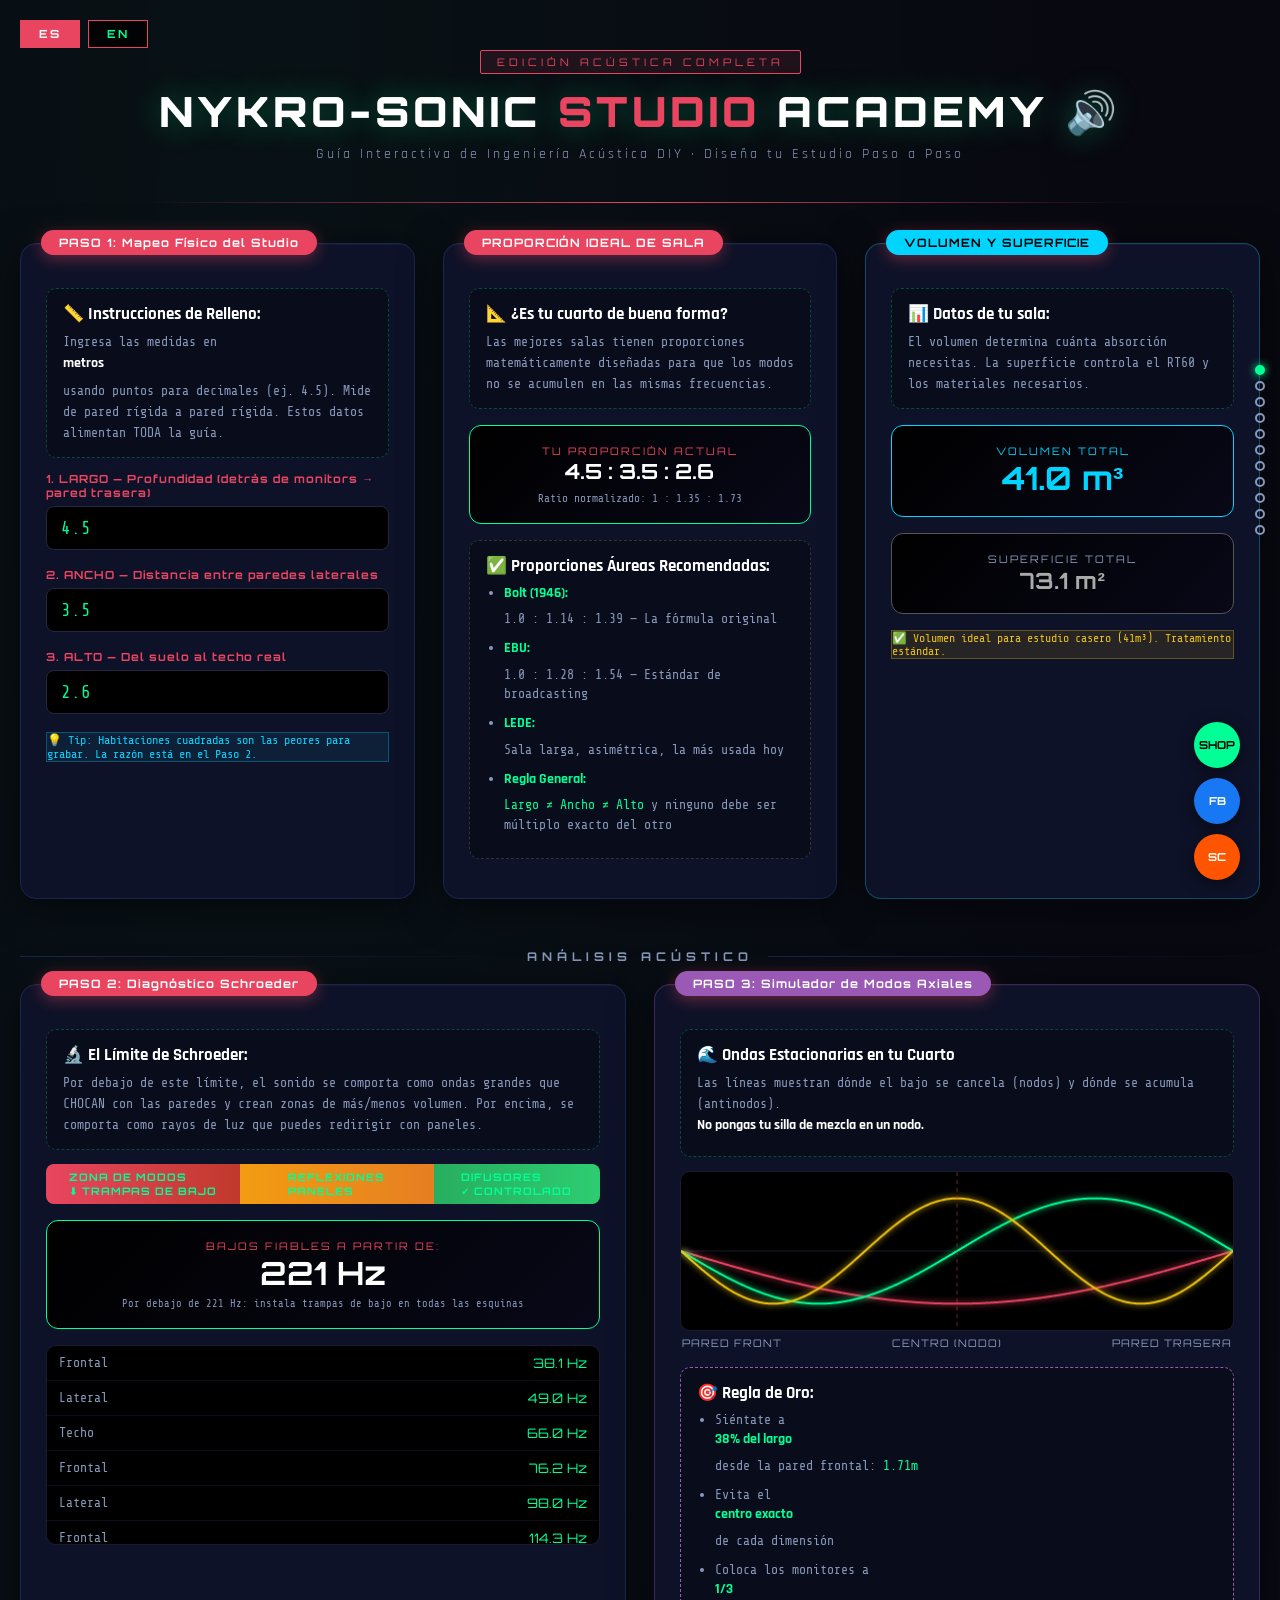
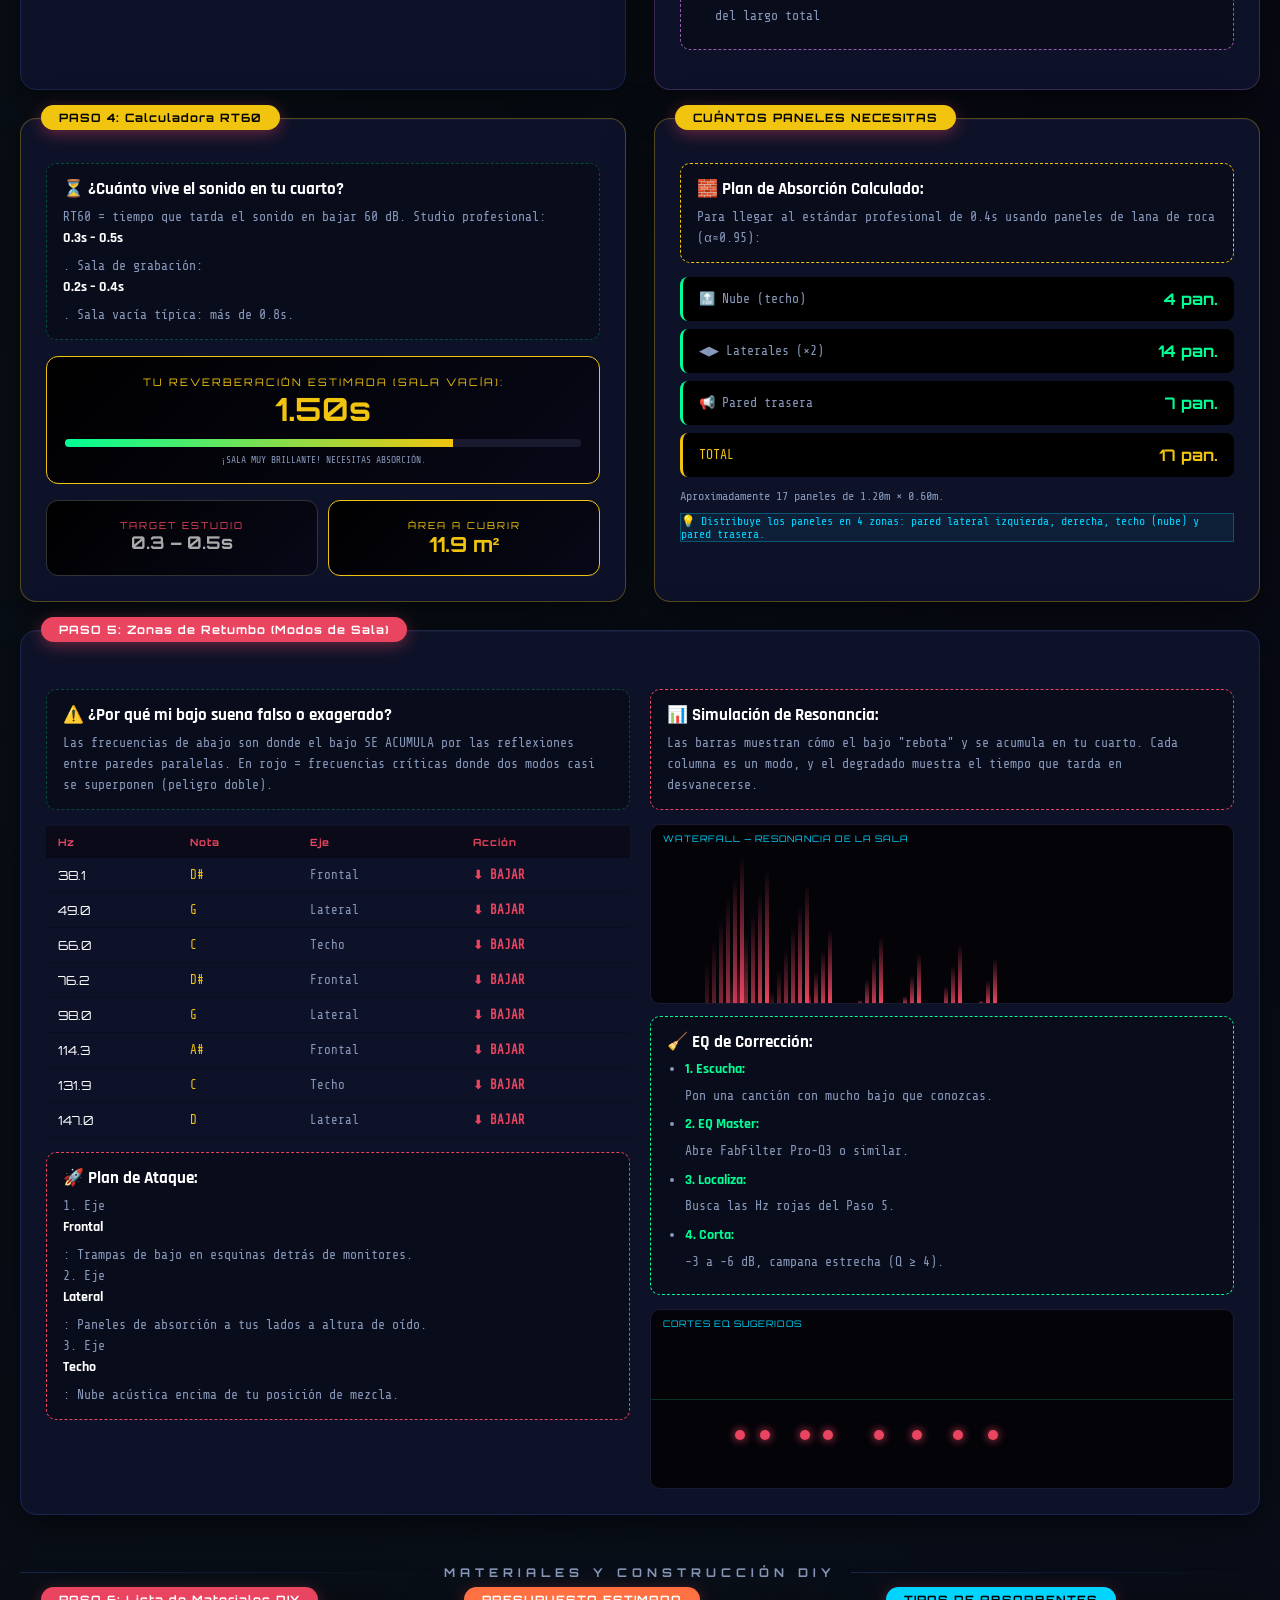
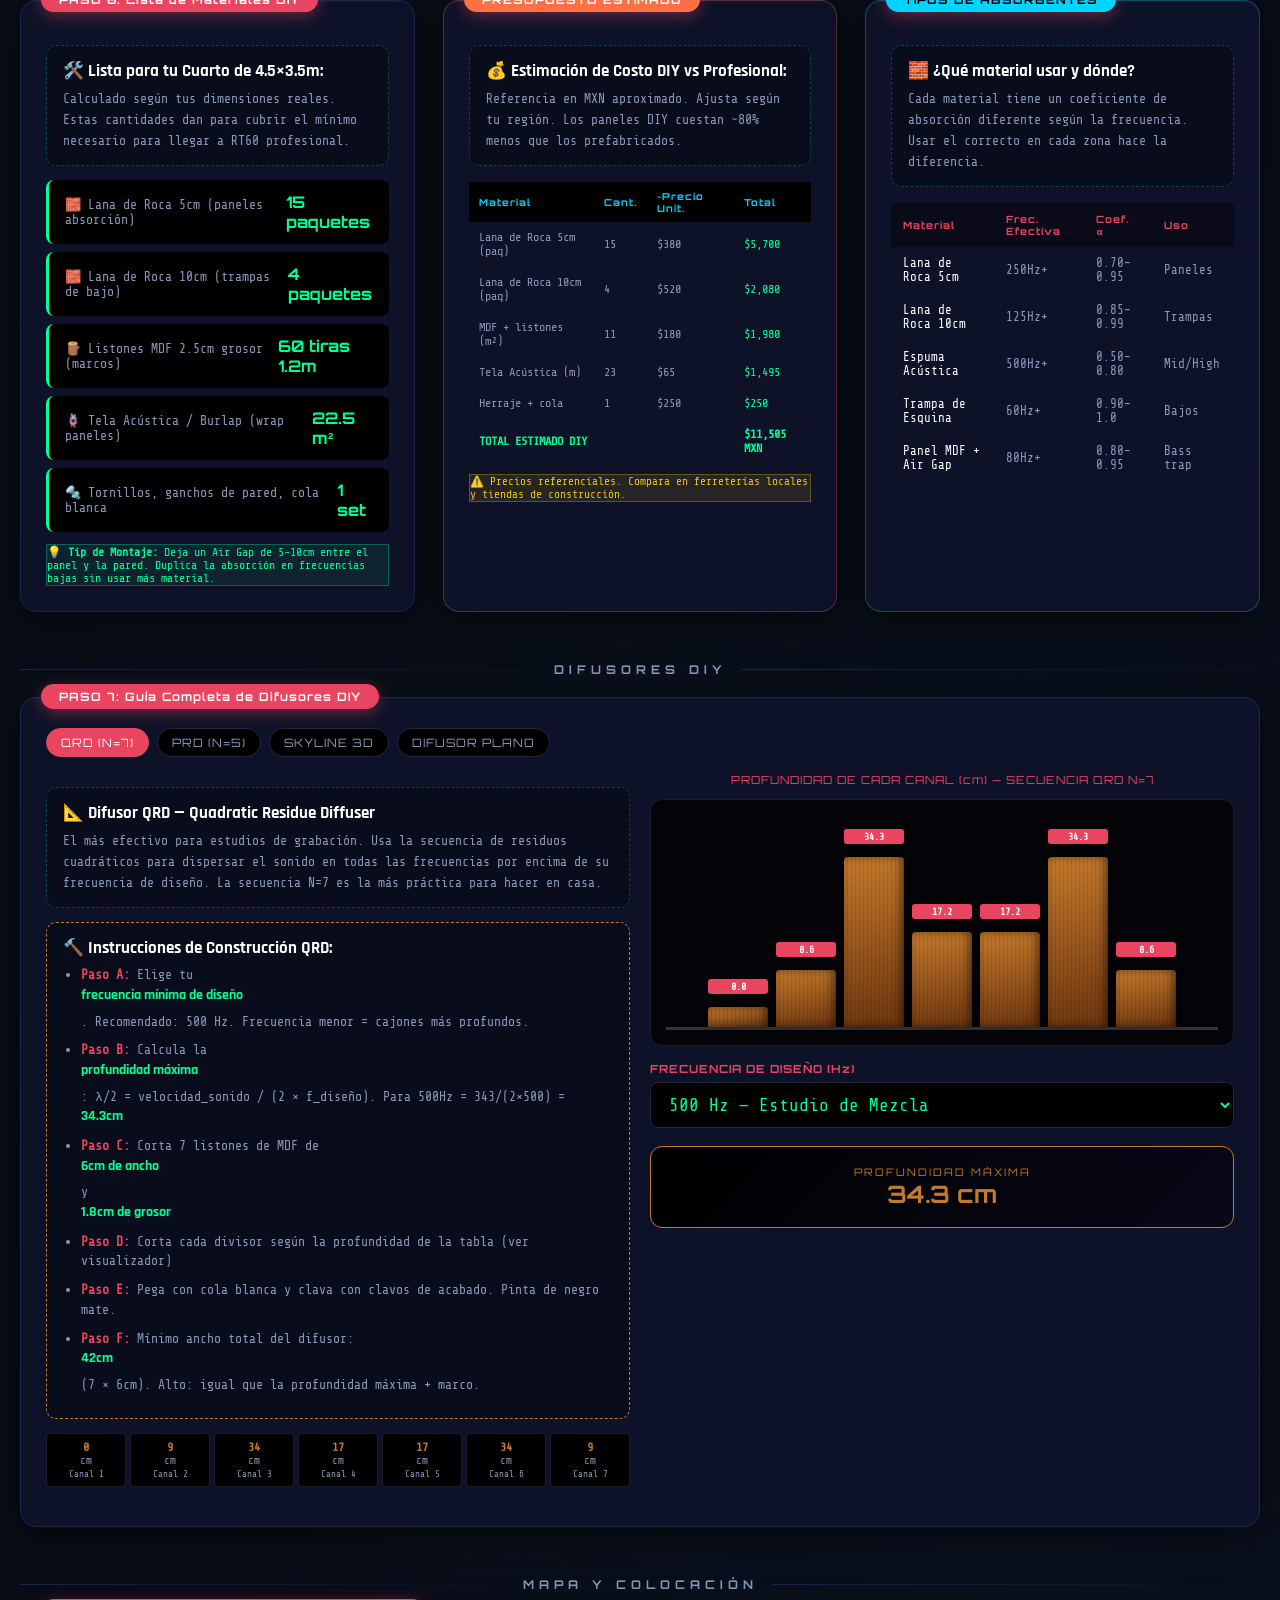
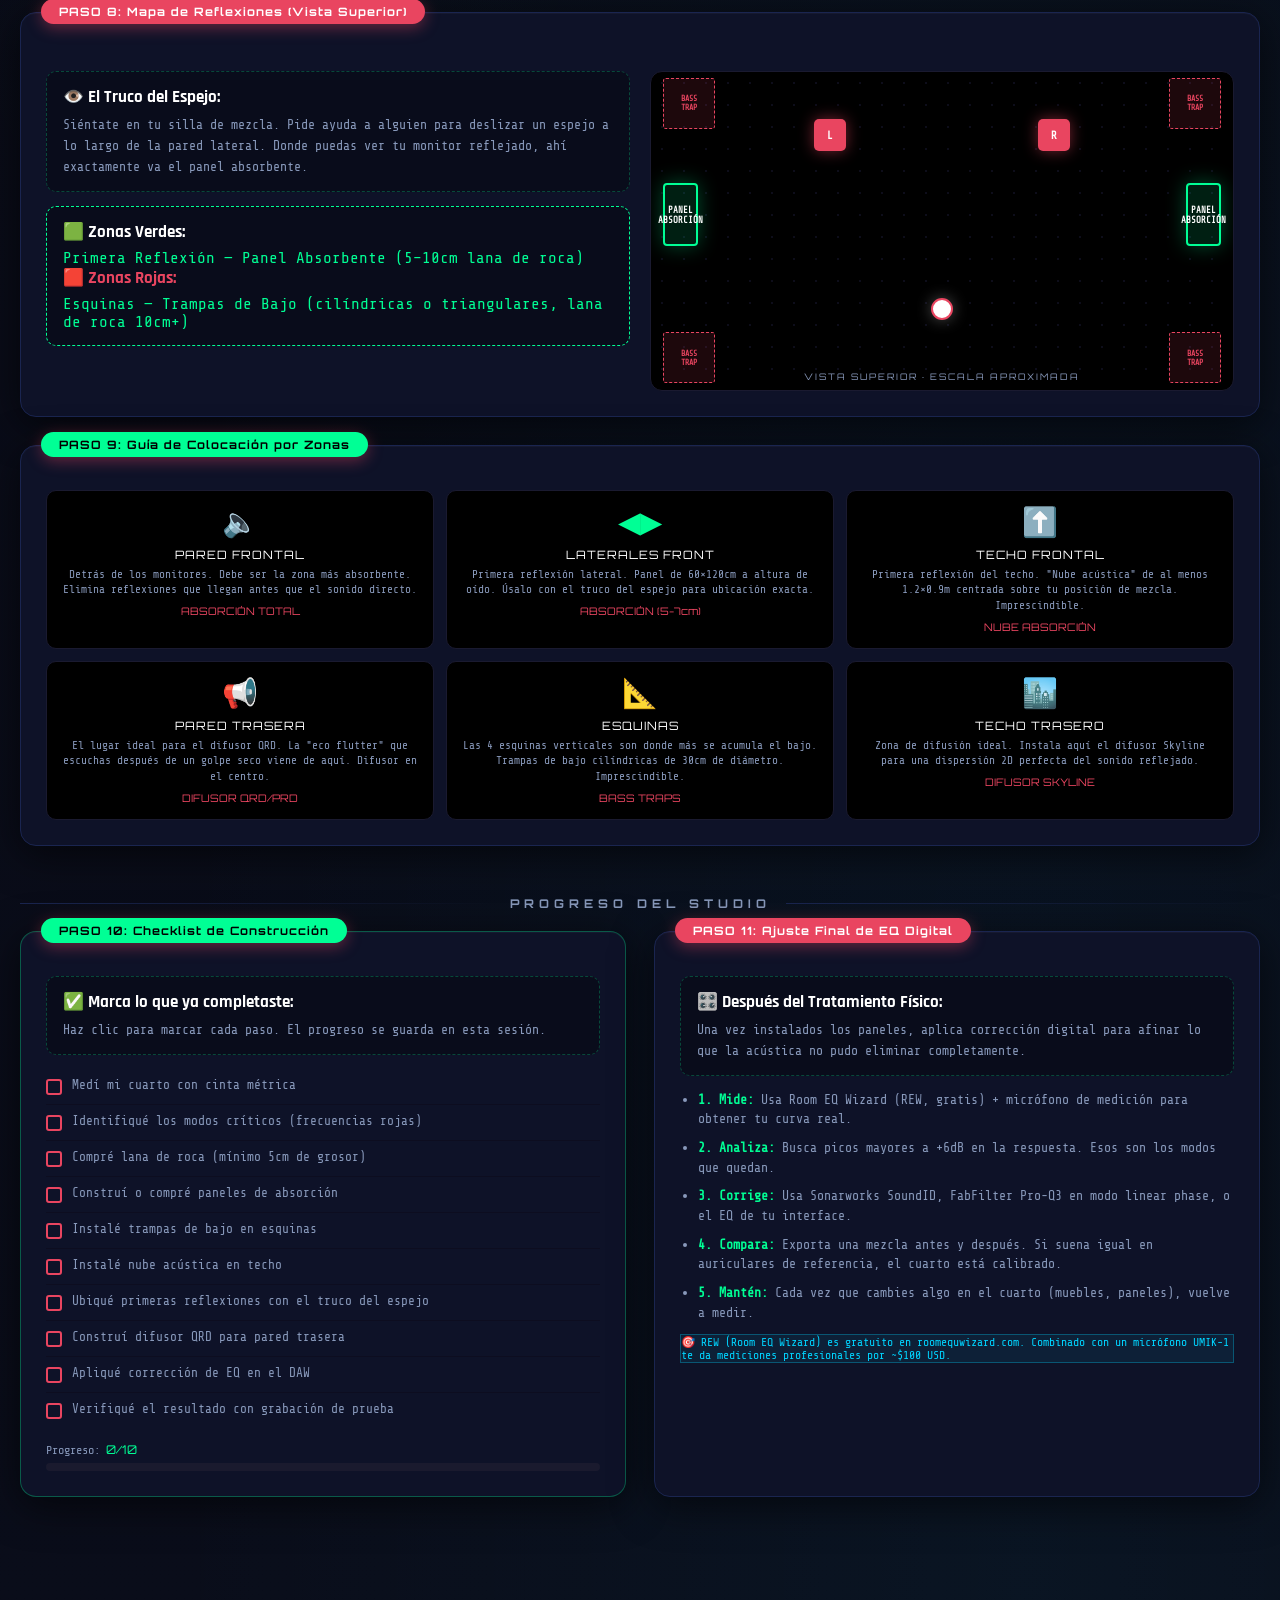
<file: Nykro-Sonic Studio Academy.html>
<!DOCTYPE html>
<html lang="es">
<head>
    <meta charset="UTF-8">
    <meta name="viewport" content="width=device-width, initial-scale=1.0">
    <title>Nykro-Sonic Studio Academy | Acoustic Mastery v2</title>
    <link href="https://fonts.googleapis.com/css2?family=Share+Tech+Mono&family=Orbitron:wght@400;700;900&family=Rajdhani:wght@400;600;700&display=swap" rel="stylesheet">
    <style>
        :root {
            --neon-green: #00ff95;
            --psy-red: #e94560;
            --dark-bg: #080810;
            --panel-bg: #0e1228;
            --panel-border: #1a2550;
            --text-gray: #8899bb;
            --wood-finish: #c47a2d;
            --wood-dark: #6b3510;
            --gold: #f1c40f;
            --theory-purple: #9b59b6;
            --cyan: #00d4ff;
            --orange: #ff7043;
            --font-mono: 'Share Tech Mono', monospace;
            --font-display: 'Orbitron', sans-serif;
            --font-body: 'Rajdhani', sans-serif;
        }

        * { box-sizing: border-box; margin: 0; padding: 0; }

        body {
            background: var(--dark-bg);
            color: var(--neon-green);
            font-family: var(--font-mono);
            padding: 20px 20px 100px;
            background-image:
                radial-gradient(ellipse at 20% 0%, rgba(0,255,149,0.04) 0%, transparent 60%),
                radial-gradient(ellipse at 80% 100%, rgba(0,212,255,0.04) 0%, transparent 60%),
                linear-gradient(180deg, #080810 0%, #0a0d1a 100%);
            min-height: 100vh;
        }

        /* SCROLLBAR */
        ::-webkit-scrollbar { width: 6px; }
        ::-webkit-scrollbar-track { background: #000; }
        ::-webkit-scrollbar-thumb { background: var(--psy-red); border-radius: 3px; }

        /* LANG */
        .lang-control {
            position: fixed; top: 20px; left: 20px; z-index: 2000;
            display: flex; gap: 8px;
        }
        .lang-btn {
            background: rgba(0,0,0,0.8); color: var(--neon-green);
            border: 1px solid var(--psy-red); padding: 6px 18px;
            cursor: pointer; font-weight: bold;
            font-family: var(--font-display); font-size: 0.7em;
            letter-spacing: 2px; transition: 0.3s;
            backdrop-filter: blur(10px);
        }
        .lang-btn.active { background: var(--psy-red); color: white; }
        .lang-btn:hover { transform: scale(1.05); }

        /* PROGRESS SIDEBAR */
        .progress-nav {
            position: fixed; top: 50%; right: 15px; transform: translateY(-50%);
            display: flex; flex-direction: column; gap: 6px; z-index: 1500;
        }
        .prog-dot {
            width: 10px; height: 10px; border-radius: 50%;
            border: 2px solid var(--text-gray);
            background: transparent; cursor: pointer; transition: 0.3s;
        }
        .prog-dot.active { background: var(--neon-green); border-color: var(--neon-green); box-shadow: 0 0 8px var(--neon-green); }
        .prog-dot:hover { border-color: var(--psy-red); transform: scale(1.3); }

        /* SOCIAL */
        .social-float { position: fixed; bottom: 20px; right: 40px; display: flex; flex-direction: column; gap: 10px; z-index: 1000; }
        .btn-social {
            width: 46px; height: 46px; border-radius: 50%;
            display: flex; align-items: center; justify-content: center;
            text-decoration: none; font-size: 11px; font-weight: bold;
            transition: 0.3s; color: #fff;
            box-shadow: 0 4px 15px rgba(0,0,0,0.5);
            font-family: var(--font-display);
        }
        .fb-btn { background: #1877F2; }
        .sc-btn { background: #FF5500; }
        .sh-btn { background: var(--neon-green); color: #000 !important; }
        .btn-social:hover { transform: scale(1.15) rotate(5deg); filter: brightness(1.2); }

        /* HEADER */
        .header {
            text-align: center;
            padding: 30px 20px 40px;
            margin-bottom: 40px;
            position: relative;
        }
        .header::after {
            content: '';
            position: absolute; bottom: 0; left: 10%; right: 10%;
            height: 1px;
            background: linear-gradient(90deg, transparent, var(--psy-red), transparent);
        }
        .header-badge {
            display: inline-block;
            background: rgba(233,69,96,0.1);
            border: 1px solid var(--psy-red);
            color: var(--psy-red);
            font-size: 0.65em; letter-spacing: 4px;
            padding: 4px 16px; border-radius: 2px; margin-bottom: 15px;
            font-family: var(--font-display);
        }
        h1 {
            font-family: var(--font-display);
            font-size: clamp(1.4em, 4vw, 2.6em);
            color: #fff; font-weight: 900; letter-spacing: 4px;
            text-shadow: 0 0 30px rgba(0,255,149,0.3);
            line-height: 1.1;
        }
        h1 span { color: var(--psy-red); }
        .subtitle {
            color: var(--text-gray);
            font-size: 0.85em; letter-spacing: 3px;
            margin-top: 10px;
            font-family: var(--font-body);
        }

        /* GRID LAYOUTS */
        .container {
            max-width: 1280px; margin: 0 auto;
            display: grid; grid-template-columns: repeat(auto-fit, minmax(360px, 1fr));
            gap: 28px;
        }
        .container-3 {
            max-width: 1280px; margin: 0 auto;
            display: grid; grid-template-columns: repeat(3, 1fr);
            gap: 28px;
        }
        .container-2 {
            max-width: 1280px; margin: 0 auto;
            display: grid; grid-template-columns: 1fr 1fr;
            gap: 28px;
        }
        .full-width { grid-column: 1 / -1; }

        /* PANEL */
        .panel {
            background: var(--panel-bg);
            border: 1px solid var(--panel-border);
            padding: 30px 25px 25px;
            border-radius: 16px;
            text-align: left;
            position: relative;
            box-shadow: 0 8px 40px rgba(0,0,0,0.6), inset 0 1px 0 rgba(255,255,255,0.03);
            transition: border-color 0.3s;
        }
        .panel:hover { border-color: rgba(0,255,149,0.2); }

        /* STEP TAG */
        .step-tag {
            background: var(--psy-red); color: white;
            padding: 5px 18px; border-radius: 50px;
            font-size: 0.72em; font-weight: bold;
            position: absolute; top: -14px; left: 20px;
            box-shadow: 0 4px 15px rgba(233,69,96,0.4);
            font-family: var(--font-display); letter-spacing: 1px;
            white-space: nowrap;
        }

        /* SECTION HEADER */
        .section-header {
            max-width: 1280px; margin: 50px auto 20px;
            display: flex; align-items: center; gap: 15px;
        }
        .section-header h2 {
            font-family: var(--font-display);
            font-size: 0.75em; letter-spacing: 5px;
            color: var(--text-gray); text-transform: uppercase;
        }
        .section-line {
            flex: 1; height: 1px;
            background: linear-gradient(90deg, var(--panel-border), transparent);
        }

        /* LESSON CARD */
        .lesson-card {
            background: rgba(0,0,0,0.3);
            border-radius: 10px; padding: 14px 16px;
            margin: 14px 0; border: 1px dashed rgba(0,255,149,0.25);
        }
        .lesson-card b {
            color: #fff; display: block; margin-bottom: 6px;
            font-family: var(--font-body); font-size: 1.05em;
        }
        .lesson-card p { font-size: 0.82em; color: var(--text-gray); line-height: 1.6; }

        /* INPUTS */
        .input-group { margin-bottom: 18px; }
        label {
            display: block; font-size: 0.7em; color: var(--psy-red);
            font-weight: bold; margin-bottom: 6px; letter-spacing: 1px;
            font-family: var(--font-display);
        }
        input[type="number"], select {
            background: #000; border: 1px solid #252540;
            color: var(--neon-green); padding: 11px 14px;
            width: 100%; border-radius: 8px; font-size: 1.1em;
            font-family: var(--font-mono); transition: 0.3s;
        }
        input[type="number"]:focus, select:focus {
            outline: none; border-color: var(--neon-green);
            box-shadow: 0 0 15px rgba(0,255,149,0.2);
        }

        /* BIG NUMBER DISPLAYS */
        .metric-box {
            background: linear-gradient(135deg, #000, #080818);
            border: 1px solid var(--neon-green);
            border-radius: 12px; padding: 18px; text-align: center; margin: 16px 0;
        }
        .metric-label { font-size: 0.65em; color: var(--psy-red); letter-spacing: 2px; font-family: var(--font-display); }
        .metric-value { font-size: 2em; font-weight: bold; color: #fff; font-family: var(--font-display); }
        .metric-value.gold { color: var(--gold); }
        .metric-value.cyan { color: var(--cyan); }

        /* METER */
        .meter-container { width: 100%; background: #1a1a2e; height: 8px; border-radius: 4px; margin-top: 10px; overflow: hidden; }
        .meter-bar { height: 100%; background: linear-gradient(90deg, var(--neon-green), var(--gold)); width: 0%; transition: 1s; }

        /* MODE LIST */
        .mode-list { background: #000; border-radius: 10px; max-height: 200px; overflow-y: auto; border: 1px solid #1a1a30; }
        .mode-item { display: flex; justify-content: space-between; padding: 9px 12px; border-bottom: 1px solid #0d0d1a; font-size: 0.82em; font-family: var(--font-mono); }
        .critico { background: rgba(233,69,96,0.15); color: #ff6b6b; animation: pulse 2s infinite; }
        .mode-item:last-child { border-bottom: none; }

        /* DIFFUSER */
        .diff-frame {
            background: #030308; padding: 30px 15px 15px;
            border-radius: 12px; border: 1px solid #1a1a30; margin-top: 12px; position: relative;
        }
        .diff-viz { display: flex; align-items: flex-end; justify-content: center; height: 200px; gap: 8px; border-bottom: 3px solid #333; }
        .well {
            background: linear-gradient(170deg, var(--wood-finish), var(--wood-dark));
            flex: 1; position: relative; border-radius: 4px 4px 0 0;
            transition: height 0.6s ease; min-width: 30px; max-width: 60px;
            box-shadow: inset -3px 0 8px rgba(0,0,0,0.5), 2px 0 6px rgba(0,0,0,0.3);
        }
        .well-val {
            position: absolute; top: -28px; width: 100%;
            font-size: 10px; color: #fff; text-align: center;
            background: var(--psy-red); border-radius: 3px;
            font-weight: bold; padding: 2px 0;
        }
        .well-grain {
            position: absolute; inset: 0; border-radius: inherit;
            background: repeating-linear-gradient(90deg, transparent, transparent 3px, rgba(0,0,0,0.1) 3px, rgba(0,0,0,0.1) 4px);
        }

        /* DIFF TYPES TABS */
        .diff-tabs { display: flex; gap: 8px; margin-bottom: 16px; flex-wrap: wrap; }
        .diff-tab {
            background: #000; border: 1px solid #252540;
            color: var(--text-gray); padding: 6px 14px; border-radius: 20px;
            font-size: 0.72em; cursor: pointer; transition: 0.3s;
            font-family: var(--font-display); letter-spacing: 1px;
        }
        .diff-tab.active { background: var(--psy-red); color: #fff; border-color: var(--psy-red); }
        .diff-tab:hover { border-color: var(--psy-red); }

        /* DIFFUSER INFO BOX */
        .diff-info { display: none; }
        .diff-info.active { display: block; }

        /* BUILD STEPS */
        .build-steps { padding-left: 18px; }
        .build-steps li { margin-bottom: 9px; color: var(--text-gray); font-size: 0.82em; line-height: 1.5; }
        .build-steps b { color: var(--neon-green); }
        .build-steps .step-num { color: var(--psy-red); font-weight: bold; }

        /* TABLE */
        table { width: 100%; border-collapse: collapse; margin-top: 16px; font-size: 0.78em; }
        th { background: #0a0a18; color: var(--psy-red); padding: 10px 12px; text-align: left; font-family: var(--font-display); letter-spacing: 1px; font-size: 0.8em; }
        td { padding: 9px 12px; border-bottom: 1px solid #0d0d20; color: var(--text-gray); }
        tr:hover td { background: rgba(0,255,149,0.03); }

        /* ROOM MAP */
        .room-map-container {
            background: #000; border: 1px solid #1a1a30;
            border-radius: 12px; height: 320px; position: relative;
            margin-top: 14px; overflow: hidden;
            background-image: radial-gradient(#0d0d1a 1px, transparent 1px);
            background-size: 22px 22px;
        }
        .reflection-zone {
            position: absolute; background: rgba(0,255,149,0.12);
            border: 2px solid var(--neon-green); box-shadow: 0 0 20px rgba(0,255,149,0.3);
            display: flex; align-items: center; justify-content: center;
            font-size: 9px; color: white; font-weight: bold; text-align: center;
            border-radius: 4px; transition: all 0.5s;
        }
        .speaker {
            position: absolute; width: 32px; height: 32px;
            background: var(--psy-red); border-radius: 5px;
            display: flex; align-items: center; justify-content: center;
            font-size: 11px; color: white; font-weight: bold;
            box-shadow: 0 0 15px rgba(233,69,96,0.5);
        }
        .listener {
            position: absolute; bottom: 22%; left: 50%; transform: translateX(-50%);
            width: 22px; height: 22px; background: #fff; border-radius: 50%;
            border: 2px solid var(--psy-red);
            box-shadow: 0 0 15px rgba(255,255,255,0.3);
        }
        .bass-trap-zone {
            position: absolute; background: rgba(233,69,96,0.12);
            border: 1px dashed var(--psy-red);
            display: flex; align-items: center; justify-content: center;
            font-size: 8px; color: var(--psy-red); font-weight: bold; text-align: center;
            border-radius: 3px;
        }

        /* WAVE CANVAS */
        .wave-canvas { width: 100%; height: 160px; background: #000; border-radius: 10px; border: 1px solid #1a1a30; margin-top: 10px; display: block; }

        /* ANALYSIS DISPLAYS */
        .analysis-grid { display: grid; grid-template-columns: 1fr 1fr; gap: 20px; margin-top: 14px; }
        .eq-display, .waterfall-display {
            background: #030308; border: 1px solid #1a1a30; height: 180px;
            position: relative; border-radius: 10px; overflow: hidden;
        }
        .eq-node { position: absolute; width: 10px; height: 10px; background: var(--psy-red); border-radius: 50%; box-shadow: 0 0 10px var(--psy-red); transform: translate(-50%, -50%); }
        .waterfall-bar { position: absolute; bottom: 0; background: linear-gradient(to top, var(--psy-red), transparent); width: 4px; transition: 0.5s; opacity: 0.7; }
        .display-label { position: absolute; top: 8px; left: 12px; font-size: 9px; color: var(--cyan); text-transform: uppercase; letter-spacing: 1px; font-family: var(--font-display); }

        /* PLACEMENT GUIDE */
        .placement-grid { display: grid; grid-template-columns: repeat(3, 1fr); gap: 12px; margin-top: 14px; }
        .placement-card {
            background: #000; border-radius: 10px; padding: 14px;
            border: 1px solid #1a1a30; text-align: center; transition: 0.3s;
        }
        .placement-card:hover { border-color: var(--neon-green); transform: translateY(-2px); }
        .placement-card .place-icon { font-size: 1.8em; margin-bottom: 8px; }
        .placement-card .place-title { font-size: 0.72em; color: #fff; margin-bottom: 5px; font-family: var(--font-display); letter-spacing: 1px; }
        .placement-card .place-desc { font-size: 0.7em; color: var(--text-gray); line-height: 1.4; }
        .placement-card .place-type { font-size: 0.65em; color: var(--psy-red); margin-top: 6px; font-family: var(--font-display); }

        /* CHECKLIST */
        .checklist { list-style: none; margin-top: 12px; }
        .checklist li {
            padding: 9px 0; border-bottom: 1px solid #0d0d20;
            font-size: 0.8em; color: var(--text-gray);
            display: flex; align-items: flex-start; gap: 10px;
            cursor: pointer; transition: color 0.2s;
        }
        .checklist li:last-child { border-bottom: none; }
        .check-box {
            width: 16px; height: 16px; border: 2px solid var(--psy-red);
            border-radius: 3px; flex-shrink: 0; margin-top: 1px;
            display: flex; align-items: center; justify-content: center;
            transition: 0.2s;
        }
        .checklist li.done .check-box { background: var(--neon-green); border-color: var(--neon-green); }
        .checklist li.done .check-box::after { content: '✓'; font-size: 10px; color: #000; font-weight: bold; }
        .checklist li.done { color: rgba(0,255,149,0.5); text-decoration: line-through; }

        /* MATERIAL LIST */
        .mat-item {
            background: #000; border-radius: 8px; padding: 12px 16px;
            margin: 8px 0; border-left: 3px solid var(--neon-green);
            display: flex; justify-content: space-between; align-items: center;
        }
        .mat-item .mat-name { font-size: 0.82em; color: var(--text-gray); }
        .mat-item .mat-qty { font-size: 1em; color: var(--neon-green); font-weight: bold; font-family: var(--font-display); }

        /* SCHROEDER ZONE VISUAL */
        .freq-band {
            display: flex; height: 40px; border-radius: 8px; overflow: hidden; margin: 14px 0;
        }
        .freq-bass { background: linear-gradient(90deg, #e94560, #c0392b); flex: 1; display: flex; align-items: center; justify-content: center; font-size: 0.65em; font-family: var(--font-display); font-weight: bold; letter-spacing: 1px; }
        .freq-mid { background: linear-gradient(90deg, #f39c12, #e67e22); width: 35%; display: flex; align-items: center; justify-content: center; font-size: 0.65em; font-family: var(--font-display); font-weight: bold; letter-spacing: 1px; }
        .freq-high { background: linear-gradient(90deg, #27ae60, #2ecc71); width: 30%; display: flex; align-items: center; justify-content: center; font-size: 0.65em; font-family: var(--font-display); font-weight: bold; letter-spacing: 1px; }

        /* COLOR CODED PANELS */
        .panel.p-gold { border-color: rgba(241,196,15,0.3); }
        .panel.p-cyan { border-color: rgba(0,212,255,0.3); }
        .panel.p-purple { border-color: rgba(155,89,182,0.3); }
        .panel.p-green { border-color: rgba(0,255,149,0.3); }
        .panel.p-orange { border-color: rgba(255,112,67,0.3); }

        .step-tag.gold { background: var(--gold); color: #000; }
        .step-tag.cyan { background: var(--cyan); color: #000; }
        .step-tag.purple { background: var(--theory-purple); color: #fff; }
        .step-tag.green { background: var(--neon-green); color: #000; }
        .step-tag.orange { background: var(--orange); color: #fff; }

        /* TOOLTIP */
        .tooltip-trigger { cursor: help; border-bottom: 1px dotted var(--psy-red); }
        .info-badge {
            display: inline-block; width: 14px; height: 14px; border-radius: 50%;
            background: var(--psy-red); color: #fff; font-size: 9px;
            text-align: center; line-height: 14px; cursor: help; margin-left: 4px;
            font-style: normal; font-family: var(--font-mono);
        }

        /* PROGRESS BAR STEPS */
        .steps-progress {
            display: flex; justify-content: center; gap: 0; margin-bottom: 40px;
            max-width: 900px; margin-left: auto; margin-right: auto;
        }
        .sp-item { flex: 1; text-align: center; position: relative; }
        .sp-item::before {
            content: ''; position: absolute; top: 12px; left: 50%; right: -50%;
            height: 2px; background: var(--panel-border); z-index: 0;
        }
        .sp-item:last-child::before { display: none; }
        .sp-dot {
            width: 26px; height: 26px; border-radius: 50%;
            background: var(--panel-bg); border: 2px solid var(--panel-border);
            display: flex; align-items: center; justify-content: center;
            font-size: 0.65em; font-weight: bold; position: relative; z-index: 1;
            margin: 0 auto 6px; font-family: var(--font-display);
            transition: 0.3s;
        }
        .sp-dot.done { background: var(--psy-red); border-color: var(--psy-red); color: #fff; }
        .sp-label { font-size: 0.55em; color: var(--text-gray); font-family: var(--font-display); letter-spacing: 1px; }

        /* ALERTS */
        .alert-box {
            border-radius: 10px; padding: 12px 16px; margin: 12px 0;
            font-size: 0.8em; display: flex; gap: 10px; align-items: flex-start;
        }
        .alert-warning { background: rgba(241,196,15,0.1); border: 1px solid rgba(241,196,15,0.3); color: var(--gold); }
        .alert-danger { background: rgba(233,69,96,0.1); border: 1px solid rgba(233,69,96,0.3); color: #ff7b8a; }
        .alert-success { background: rgba(0,255,149,0.07); border: 1px solid rgba(0,255,149,0.3); color: var(--neon-green); }
        .alert-info { background: rgba(0,212,255,0.07); border: 1px solid rgba(0,212,255,0.3); color: var(--cyan); }

        /* QRD STEP VISUAL */
        .qrd-steps-visual {
            display: grid; grid-template-columns: repeat(7, 1fr); gap: 4px;
            margin: 14px 0; font-size: 0.68em; text-align: center;
        }
        .qrd-cell { background: #000; border-radius: 4px; padding: 6px 2px; border: 1px solid #1a1a30; color: var(--text-gray); }
        .qrd-cell b { display: block; color: var(--wood-finish); font-size: 1.1em; }

        /* MATERIAL COST TABLE */
        .cost-table { font-size: 0.75em; width: 100%; border-collapse: collapse; }
        .cost-table th { color: var(--cyan); background: #000; padding: 8px 10px; font-family: var(--font-display); font-size: 0.8em; letter-spacing: 1px; }
        .cost-table td { padding: 8px 10px; border-bottom: 1px solid #0d0d20; color: var(--text-gray); }
        .cost-table .total-row td { color: var(--neon-green); border-top: 1px solid var(--neon-green); font-weight: bold; }

        /* ANIMATIONS */
        @keyframes pulse { 0%, 100% { opacity: 1; } 50% { opacity: 0.5; } }
        @keyframes fadeInUp { from { opacity: 0; transform: translateY(20px); } to { opacity: 1; transform: translateY(0); } }
        @keyframes glow { 0%, 100% { box-shadow: 0 0 10px rgba(0,255,149,0.3); } 50% { box-shadow: 0 0 25px rgba(0,255,149,0.6); } }

        .panel { animation: fadeInUp 0.4s ease both; }

        /* RESPONSIVE */
        @media (max-width: 1000px) {
            .container-3, .container-2 { grid-template-columns: 1fr; }
            .analysis-grid, .placement-grid { grid-template-columns: 1fr; }
            .progress-nav { display: none; }
        }
        @media (max-width: 600px) {
            .container { grid-template-columns: 1fr; }
            h1 { font-size: 1.3em; }
            .steps-progress { display: none; }
        }

        /* GLOW EFFECTS */
        .glow-green { animation: glow 3s ease infinite; }
    </style>
</head>
<body>

    <!-- Language Control -->
    <div class="lang-control">
        <button class="lang-btn active" id="btn-es" onclick="setLanguage('es')">ES</button>
        <button class="lang-btn" id="btn-en" onclick="setLanguage('en')">EN</button>
    </div>

    <!-- Progress Navigation Dots -->
    <div class="progress-nav" id="progress-nav">
        <div class="prog-dot active" title="Paso 1" onclick="scrollToStep(0)"></div>
        <div class="prog-dot" title="Paso 2" onclick="scrollToStep(1)"></div>
        <div class="prog-dot" title="Paso 3" onclick="scrollToStep(2)"></div>
        <div class="prog-dot" title="Paso 4" onclick="scrollToStep(3)"></div>
        <div class="prog-dot" title="Paso 5" onclick="scrollToStep(4)"></div>
        <div class="prog-dot" title="Paso 6" onclick="scrollToStep(5)"></div>
        <div class="prog-dot" title="Paso 7" onclick="scrollToStep(6)"></div>
        <div class="prog-dot" title="Paso 8" onclick="scrollToStep(7)"></div>
        <div class="prog-dot" title="Paso 9" onclick="scrollToStep(8)"></div>
        <div class="prog-dot" title="Paso 10" onclick="scrollToStep(9)"></div>
        <div class="prog-dot" title="Paso 11" onclick="scrollToStep(10)"></div>
    </div>

    <!-- Social Buttons -->
    <div class="social-float">
        <a href="https://sites.google.com/view/nykronds/shop?authuser=0" target="_blank" class="btn-social sh-btn">SHOP</a>
        <a href="https://www.facebook.com/nykrodelic" target="_blank" class="btn-social fb-btn">FB</a>
        <a href="https://soundcloud.com/nykronds" target="_blank" class="btn-social sc-btn">SC</a>
    </div>

    <!-- HEADER -->
    <div class="header">
        <div class="header-badge" id="txt-badge">EDICIÓN ACÚSTICA COMPLETA</div>
        <h1>NYKRO-SONIC <span>STUDIO</span> ACADEMY <span>🔊</span></h1>
        <p class="subtitle" id="txt-subtitle">Guía Interactiva de Ingeniería Acústica DIY · Diseña tu Estudio Paso a Paso</p>
    </div>

    <!-- PASO 1 -->
    <div id="step-0" class="container" style="margin-bottom: 28px;">
        <div class="panel">
            <span class="step-tag" id="txt-step1">PASO 1: Mapeo Físico del Studio</span>
            <div class="lesson-card">
                <b id="txt-instr-title">📏 Instrucciones de Relleno:</b>
                <p id="txt-instr-desc">Ingresa las medidas en <b>metros</b> usando puntos para decimales (ej. 4.5). Mide de pared rígida a pared rígida. Estos datos alimentan TODA la guía.</p>
            </div>
            <div class="input-group">
                <label id="txt-labelL">1. LARGO — Profundidad (detrás de monitors → pared trasera)</label>
                <input type="number" id="L" value="4.5" step="0.1" min="1" max="20" oninput="updateAll()">
            </div>
            <div class="input-group">
                <label id="txt-labelW">2. ANCHO — Distancia entre paredes laterales</label>
                <input type="number" id="W" value="3.5" step="0.1" min="1" max="20" oninput="updateAll()">
            </div>
            <div class="input-group">
                <label id="txt-labelH">3. ALTO — Del suelo al techo real</label>
                <input type="number" id="H" value="2.6" step="0.1" min="1.5" max="10" oninput="updateAll()">
            </div>
            <div class="alert-info" style="font-size:0.75em;">
                💡 <span id="txt-room-type-hint">Tip: Habitaciones cuadradas son las peores para grabar. La razón está en el Paso 2.</span>
            </div>
        </div>

        <div class="panel">
            <span class="step-tag" id="txt-step1b">PROPORCIÓN IDEAL DE SALA</span>
            <div class="lesson-card">
                <b id="txt-ratio-title">📐 ¿Es tu cuarto de buena forma?</b>
                <p id="txt-ratio-desc">Las mejores salas tienen proporciones matemáticamente diseñadas para que los modos no se acumulen en las mismas frecuencias.</p>
            </div>
            <div class="metric-box" id="ratio-box">
                <div class="metric-label">TU PROPORCIÓN ACTUAL</div>
                <div class="metric-value" id="ratio-val" style="font-size:1.3em;">4.5 : 3.5 : 2.6</div>
                <div style="font-size:0.7em; color:var(--text-gray); margin-top:8px;" id="ratio-advice">Calculando...</div>
            </div>
            <div class="lesson-card" style="border-color:#333;">
                <b id="txt-ideal-title">✅ Proporciones Áureas Recomendadas:</b>
                <ul class="build-steps">
                    <li><b>Bolt (1946):</b> 1.0 : 1.14 : 1.39 — La fórmula original</li>
                    <li><b>EBU:</b> 1.0 : 1.28 : 1.54 — Estándar de broadcasting</li>
                    <li><b>LEDE:</b> Sala larga, asimétrica, la más usada hoy</li>
                    <li><b>Regla General:</b> <span style="color:var(--neon-green);">Largo ≠ Ancho ≠ Alto</span> y ninguno debe ser múltiplo exacto del otro</li>
                </ul>
            </div>
            <div id="square-warning" class="alert-danger" style="display:none;">
                ⚠️ <span id="txt-square-warn">¡Alerta! Dos dimensiones son muy similares. Tendrás modos de sala problemáticos.</span>
            </div>
        </div>

        <div class="panel p-cyan">
            <span class="step-tag cyan" id="txt-step1c">VOLUMEN Y SUPERFICIE</span>
            <div class="lesson-card">
                <b id="txt-vol-title">📊 Datos de tu sala:</b>
                <p id="txt-vol-desc">El volumen determina cuánta absorción necesitas. La superficie controla el RT60 y los materiales necesarios.</p>
            </div>
            <div class="metric-box" style="border-color:var(--cyan);">
                <div class="metric-label" style="color:var(--cyan);">VOLUMEN TOTAL</div>
                <div class="metric-value cyan" id="vol-val">40.9 m³</div>
            </div>
            <div class="metric-box" style="border-color:#555; margin-top:10px;">
                <div class="metric-label" style="color:var(--text-gray);">SUPERFICIE TOTAL</div>
                <div class="metric-value" style="font-size:1.4em; color:#aaa;" id="surf-val">62.9 m²</div>
            </div>
            <div class="alert-warning" style="margin-top:12px; font-size:0.73em;" id="vol-advice">
                📦 Cargando consejo de volumen...
            </div>
        </div>
    </div>

    <!-- PASO 2 -->
    <div id="step-1" class="section-header"><div class="section-line"></div><h2 id="txt-sec2">Análisis Acústico</h2><div class="section-line"></div></div>
    <div class="container" style="margin-bottom: 28px;">
        <div class="panel">
            <span class="step-tag" id="txt-step2">PASO 2: Diagnóstico Schroeder</span>
            <div class="lesson-card">
                <b id="txt-schroeder-title">🔬 El Límite de Schroeder:</b>
                <p id="txt-schroeder-desc">Por debajo de este límite, el sonido se comporta como ondas grandes que CHOCAN con las paredes y crean zonas de más/menos volumen. Por encima, se comporta como rayos de luz que puedes redirigir con paneles.</p>
            </div>
            <div class="freq-band">
                <div class="freq-bass" id="txt-bass-zone">ZONA DE MODOS<br>⬇ TRAMPAS DE BAJO</div>
                <div class="freq-mid" id="txt-mid-zone">REFLEXIONES<br>PANELES</div>
                <div class="freq-high" id="txt-high-zone">DIFUSORES<br>✓ CONTROLADO</div>
            </div>
            <div class="metric-box glow-green">
                <div class="metric-label" id="txt-reliable">BAJOS FIABLES A PARTIR DE:</div>
                <div class="metric-value" id="sch-val">185 Hz</div>
                <div style="font-size:0.65em; color:var(--text-gray); margin-top:5px;" id="sch-advice">Por debajo de esta frecuencia: instala trampas de bajo en las esquinas</div>
            </div>
            <div class="mode-list" id="mode-list"></div>
        </div>

        <div class="panel p-purple">
            <span class="step-tag purple" id="txt-step9">PASO 3: Simulador de Modos Axiales</span>
            <div class="lesson-card">
                <b id="txt-wave-title">🌊 Ondas Estacionarias en tu Cuarto</b>
                <p id="txt-wave-desc">Las líneas muestran dónde el bajo se cancela (nodos) y dónde se acumula (antinodos). <b>No pongas tu silla de mezcla en un nodo.</b></p>
            </div>
            <canvas id="waveCanvas" class="wave-canvas"></canvas>
            <div style="display: flex; justify-content: space-between; font-size: 0.65em; padding: 5px 2px; color: var(--text-gray); font-family: var(--font-display); letter-spacing: 1px;">
                <span id="txt-front-wall">PARED FRONT</span>
                <span id="txt-center-label">CENTRO (NODO)</span>
                <span id="txt-rear-wall">PARED TRASERA</span>
            </div>
            <div class="lesson-card" style="border-color: var(--theory-purple); margin-top:12px;">
                <b>🎯 Regla de Oro:</b>
                <ul class="build-steps">
                    <li>Siéntate a <b>38% del largo</b> desde la pared frontal: <span id="txt-38-pos" style="color:var(--neon-green)">1.7m</span></li>
                    <li>Evita el <b>centro exacto</b> de cada dimensión</li>
                    <li>Coloca los monitores a <b>1/3</b> del largo total</li>
                </ul>
            </div>
        </div>
    </div>

    <!-- PASO 4: RT60 -->
    <div id="step-2" class="container-2" style="margin-bottom: 28px; max-width: 1280px; margin-left: auto; margin-right: auto;">
        <div class="panel p-gold">
            <span class="step-tag gold" id="txt-step8">PASO 4: Calculadora RT60</span>
            <div class="lesson-card">
                <b id="txt-rt60-title">⏳ ¿Cuánto vive el sonido en tu cuarto?</b>
                <p id="txt-rt60-desc">RT60 = tiempo que tarda el sonido en bajar 60 dB. Studio profesional: <b>0.3s – 0.5s</b>. Sala de grabación: <b>0.2s – 0.4s</b>. Sala vacía típica: más de 0.8s.</p>
            </div>
            <div class="metric-box" style="border-color:var(--gold);">
                <div class="metric-label gold" id="txt-rt60-current" style="color:var(--gold);">TU REVERBERACIÓN ESTIMADA (SALA VACÍA):</div>
                <div class="metric-value gold" id="rt60-val">0.85s</div>
                <div class="meter-container"><div class="meter-bar" id="rt60-bar"></div></div>
                <div style="font-size:0.6em; margin-top:8px; color:var(--text-gray);" id="txt-rt60-status">Calculando...</div>
            </div>
            <div style="display:grid; grid-template-columns:1fr 1fr; gap:10px; margin-top:14px;">
                <div class="metric-box" style="border-color:#333; margin:0;">
                    <div class="metric-label" style="font-size:0.6em;">TARGET ESTUDIO</div>
                    <div class="metric-value" style="font-size:1.1em; color:#aaa;">0.3 – 0.5s</div>
                </div>
                <div class="metric-box" style="border-color:var(--gold); margin:0;">
                    <div class="metric-label" style="font-size:0.6em; color:var(--gold);">ÁREA A CUBRIR</div>
                    <div class="metric-value" style="font-size:1.3em; color:var(--gold);" id="area-needed">12.5 m²</div>
                </div>
            </div>
        </div>

        <div class="panel p-gold">
            <span class="step-tag gold">CUÁNTOS PANELES NECESITAS</span>
            <div class="lesson-card" style="border-color:var(--gold);">
                <b id="txt-rt60-fix-title">🧱 Plan de Absorción Calculado:</b>
                <p id="txt-rt60-fix-desc">Para llegar al estándar profesional de 0.4s usando paneles de lana de roca (α≈0.95):</p>
            </div>
            <div id="panel-breakdown" style="margin-top: 14px;"></div>
            <p style="font-size: 0.75em; color: var(--text-gray); margin-top:12px;" id="txt-rt60-panels-count">Calculando paneles...</p>
            <div class="alert-info" style="font-size:0.72em; margin-top:10px;" id="txt-panel-tip">
                💡 Distribuye los paneles en 4 zonas: pared lateral izquierda, derecha, techo (nube) y pared trasera.
            </div>
        </div>
    </div>

    <!-- PASO 5: MODOS Y ANÁLISIS -->
    <div id="step-3" class="container" style="margin-bottom: 28px;">
        <div class="panel" style="grid-column: 1 / -1;">
            <span class="step-tag" id="txt-step5">PASO 5: Zonas de Retumbo (Modos de Sala)</span>
            <div class="analysis-grid">
                <div>
                    <div class="lesson-card">
                        <b id="txt-node-title">⚠️ ¿Por qué mi bajo suena falso o exagerado?</b>
                        <p id="txt-node-desc">Las frecuencias de abajo son donde el bajo SE ACUMULA por las reflexiones entre paredes paralelas. En rojo = frecuencias críticas donde dos modos casi se superponen (peligro doble).</p>
                    </div>
                    <table>
                        <thead><tr id="txt-table-head"><th>Hz</th><th>Nota</th><th>Eje</th><th>Acción</th></tr></thead>
                        <tbody id="advice-table"></tbody>
                    </table>
                    <div class="lesson-card" style="border-color: var(--psy-red); margin-top: 14px;">
                        <b id="txt-fix-title">🚀 Plan de Ataque:</b>
                        <p id="txt-fix-desc">
                            1. Eje <b>Frontal</b>: Trampas de bajo en esquinas detrás de monitores.<br>
                            2. Eje <b>Lateral</b>: Paneles de absorción a tus lados a altura de oído.<br>
                            3. Eje <b>Techo</b>: Nube acústica encima de tu posición de mezcla.
                        </p>
                    </div>
                </div>
                <div>
                    <div class="lesson-card" style="border-color: var(--psy-red);">
                        <b id="txt-analysis-title">📊 Simulación de Resonancia:</b>
                        <p id="txt-analysis-desc">Las barras muestran cómo el bajo "rebota" y se acumula en tu cuarto. Cada columna es un modo, y el degradado muestra el tiempo que tarda en desvanecerse.</p>
                    </div>
                    <div class="waterfall-display" id="waterfall-display">
                        <span class="display-label" id="txt-wf-label">Waterfall — Resonancia de la Sala</span>
                    </div>
                    <div class="lesson-card" style="border-color: var(--neon-green); margin-top: 12px;">
                        <b id="txt-eq-title">🧹 EQ de Corrección:</b>
                        <ul class="build-steps" id="step6-guide-list">
                            <li><b>1. Escucha:</b> Pon una canción con mucho bajo que conozcas.</li>
                            <li><b>2. EQ Master:</b> Abre FabFilter Pro-Q3 o similar.</li>
                            <li><b>3. Localiza:</b> Busca las Hz rojas del Paso 5.</li>
                            <li><b>4. Corta:</b> -3 a -6 dB, campana estrecha (Q ≥ 4).</li>
                        </ul>
                    </div>
                    <div class="eq-display" id="eq-display">
                        <span class="display-label" id="txt-eq-label">Cortes EQ Sugeridos</span>
                        <div style="position:absolute; width:100%; height:1px; background:rgba(0,255,149,0.2); top:50%;"></div>
                    </div>
                </div>
            </div>
        </div>
    </div>

    <!-- PASO 6: MATERIALES DIY -->
    <div id="step-4" class="section-header"><div class="section-line"></div><h2 id="txt-sec-mats">Materiales y Construcción DIY</h2><div class="section-line"></div></div>
    <div class="container" style="margin-bottom: 28px;">
        <div class="panel">
            <span class="step-tag" id="txt-step3">PASO 6: Lista de Materiales DIY</span>
            <div class="lesson-card">
                <b id="txt-calc-title">🛠️ Lista para tu Cuarto de <span id="room-size-label">4.5×3.5</span>m:</b>
                <p id="txt-calc-desc">Calculado según tus dimensiones reales. Estas cantidades dan para cubrir el mínimo necesario para llegar a RT60 profesional.</p>
            </div>
            <div id="material-list-v2"></div>
            <div class="alert-success" style="font-size:0.73em; margin-top:12px;" id="txt-tip-desc">
                💡 <b>Tip de Montaje:</b> Deja un Air Gap de 5-10cm entre el panel y la pared. Duplica la absorción en frecuencias bajas sin usar más material.
            </div>
        </div>

        <div class="panel p-orange">
            <span class="step-tag orange" id="txt-step-cost">PRESUPUESTO ESTIMADO</span>
            <div class="lesson-card">
                <b>💰 Estimación de Costo DIY vs Profesional:</b>
                <p>Referencia en MXN aproximado. Ajusta según tu región. Los paneles DIY cuestan ~80% menos que los prefabricados.</p>
            </div>
            <table class="cost-table" id="cost-table">
                <thead><tr><th>Material</th><th>Cant.</th><th>~Precio Unit.</th><th>Total</th></tr></thead>
                <tbody id="cost-tbody"></tbody>
                <tfoot><tr class="total-row"><td colspan="3">TOTAL ESTIMADO DIY</td><td id="total-cost">—</td></tr></tfoot>
            </table>
            <div class="alert-warning" style="font-size:0.7em; margin-top:10px;">
                ⚠️ Precios referenciales. Compara en ferreterías locales y tiendas de construcción.
            </div>
        </div>

        <div class="panel p-cyan">
            <span class="step-tag cyan" id="txt-step-absorbers">TIPOS DE ABSORBENTES</span>
            <div class="lesson-card">
                <b>🧱 ¿Qué material usar y dónde?</b>
                <p>Cada material tiene un coeficiente de absorción diferente según la frecuencia. Usar el correcto en cada zona hace la diferencia.</p>
            </div>
            <table>
                <thead><tr><th>Material</th><th>Frec. Efectiva</th><th>Coef. α</th><th>Uso</th></tr></thead>
                <tbody>
                    <tr><td style="color:#fff;">Lana de Roca 5cm</td><td>250Hz+</td><td>0.70–0.95</td><td>Paneles</td></tr>
                    <tr><td style="color:#fff;">Lana de Roca 10cm</td><td>125Hz+</td><td>0.85–0.99</td><td>Trampas</td></tr>
                    <tr><td style="color:#fff;">Espuma Acústica</td><td>500Hz+</td><td>0.50–0.80</td><td>Mid/High</td></tr>
                    <tr><td style="color:#fff;">Trampa de Esquina</td><td>60Hz+</td><td>0.90–1.0</td><td>Bajos</td></tr>
                    <tr><td style="color:#fff;">Panel MDF + Air Gap</td><td>80Hz+</td><td>0.80–0.95</td><td>Bass trap</td></tr>
                </tbody>
            </table>
        </div>
    </div>

    <!-- PASO 7: DIFUSORES -->
    <div id="step-5" class="section-header"><div class="section-line"></div><h2 id="txt-sec-diff">Difusores DIY</h2><div class="section-line"></div></div>
    <div class="container" style="margin-bottom: 28px;">
        <div class="panel" style="grid-column: 1 / -1;">
            <span class="step-tag" id="txt-step4">PASO 7: Guía Completa de Difusores DIY</span>
            
            <!-- DIFF TABS -->
            <div class="diff-tabs">
                <button class="diff-tab active" onclick="showDiff('qrd')">QRD (N=7)</button>
                <button class="diff-tab" onclick="showDiff('prd')">PRD (N=5)</button>
                <button class="diff-tab" onclick="showDiff('skyline')">SKYLINE 3D</button>
                <button class="diff-tab" onclick="showDiff('flat')">DIFUSOR PLANO</button>
            </div>

            <!-- QRD -->
            <div class="diff-info active" id="diff-qrd">
                <div class="analysis-grid">
                    <div>
                        <div class="lesson-card">
                            <b>📐 Difusor QRD — Quadratic Residue Diffuser</b>
                            <p>El más efectivo para estudios de grabación. Usa la secuencia de residuos cuadráticos para dispersar el sonido en todas las frecuencias por encima de su frecuencia de diseño. La secuencia N=7 es la más práctica para hacer en casa.</p>
                        </div>
                        <div class="lesson-card" style="border-color: var(--wood-finish);">
                            <b>🔨 Instrucciones de Construcción QRD:</b>
                            <ul class="build-steps">
                                <li><span class="step-num">Paso A:</span> Elige tu <b>frecuencia mínima de diseño</b>. Recomendado: 500 Hz. Frecuencia menor = cajones más profundos.</li>
                                <li><span class="step-num">Paso B:</span> Calcula la <b>profundidad máxima</b>: λ/2 = velocidad_sonido / (2 × f_diseño). Para 500Hz = 343/(2×500) = <b>34.3cm</b></li>
                                <li><span class="step-num">Paso C:</span> Corta 7 listones de MDF de <b>6cm de ancho</b> y <b>1.8cm de grosor</b></li>
                                <li><span class="step-num">Paso D:</span> Corta cada divisor según la profundidad de la tabla (ver visualizador)</li>
                                <li><span class="step-num">Paso E:</span> Pega con cola blanca y clava con clavos de acabado. Pinta de negro mate.</li>
                                <li><span class="step-num">Paso F:</span> Mínimo ancho total del difusor: <b>42cm</b> (7 × 6cm). Alto: igual que la profundidad máxima + marco.</li>
                            </ul>
                        </div>
                        <div class="qrd-steps-visual" id="qrd-table-visual"></div>
                    </div>
                    <div>
                        <div style="font-size: 0.7em; text-align:center; color: var(--psy-red); margin-bottom: 8px; font-family: var(--font-display); letter-spacing: 1px;" id="txt-depth-guide">PROFUNDIDAD DE CADA CANAL (cm) — SECUENCIA QRD N=7</div>
                        <div class="diff-frame">
                            <div class="diff-viz" id="diff-viz"></div>
                        </div>
                        <div class="input-group" style="margin-top:16px;">
                            <label>FRECUENCIA DE DISEÑO (Hz)</label>
                            <select id="diff-freq" onchange="updateDiffuser()">
                                <option value="500">500 Hz — Estudio de Mezcla</option>
                                <option value="800">800 Hz — Sala Mediana</option>
                                <option value="1000">1000 Hz — Vocal Booth</option>
                                <option value="300">300 Hz — Trampa de Bajos</option>
                            </select>
                        </div>
                        <div id="diff-calc-output" class="metric-box" style="margin-top:8px; border-color:var(--wood-finish);">
                            <div class="metric-label" style="color:var(--wood-finish);">PROFUNDIDAD MÁXIMA</div>
                            <div class="metric-value" id="diff-max-depth" style="color:var(--wood-finish); font-size:1.5em;">34.3 cm</div>
                        </div>
                    </div>
                </div>
            </div>

            <!-- PRD -->
            <div class="diff-info" id="diff-prd">
                <div class="analysis-grid">
                    <div>
                        <div class="lesson-card">
                            <b>📐 Difusor PRD — Primitive Root Diffuser</b>
                            <p>Variante matemática del QRD usando raíces primitivas. Tiene N=5 canales y es más compacto. Ideal para espacios pequeños o como complemento del QRD.</p>
                        </div>
                        <div class="lesson-card" style="border-color: var(--wood-finish);">
                            <b>🔨 Construcción PRD (Secuencia N=5):</b>
                            <ul class="build-steps">
                                <li>La secuencia de profundidades es: <b>0 → 1 → 4 → 4 → 1</b> (residuos)</li>
                                <li>Anchura por canal: <b>5cm</b>. Ancho total: <b>25cm</b></li>
                                <li>Para f=1000Hz: profundidad máxima = <b>17.15cm</b></li>
                                <li>Usa MDF de 18mm o pino de 2×1 pulgadas</li>
                                <li>Aplica sellador acrílico antes de pintar para evitar resonancias del tablero</li>
                            </ul>
                        </div>
                        <div class="diff-frame">
                            <div class="diff-viz" id="diff-viz-prd" style="height:140px;"></div>
                        </div>
                    </div>
                    <div>
                        <div class="lesson-card" style="border-color:var(--neon-green);">
                            <b>🆚 QRD vs PRD — ¿Cuál elegir?</b>
                            <ul class="build-steps">
                                <li><b>QRD:</b> Más canales, mejor dispersión, pared trasera del cuarto</li>
                                <li><b>PRD:</b> Más compacto, lateral o detrás del oyente</li>
                                <li><b>Combo ideal:</b> QRD en pared trasera + PRD en laterales</li>
                            </ul>
                        </div>
                        <table>
                            <thead><tr><th>Canal</th><th>Residuo</th><th>Profundidad (500Hz)</th><th>Profundidad (1kHz)</th></tr></thead>
                            <tbody>
                                <tr><td>1</td><td>0</td><td>0 cm</td><td>0 cm</td></tr>
                                <tr><td>2</td><td>1</td><td>8.6 cm</td><td>4.3 cm</td></tr>
                                <tr><td>3</td><td>4</td><td>34.3 cm</td><td>17.1 cm</td></tr>
                                <tr><td>4</td><td>4</td><td>34.3 cm</td><td>17.1 cm</td></tr>
                                <tr><td>5</td><td>1</td><td>8.6 cm</td><td>4.3 cm</td></tr>
                            </tbody>
                        </table>
                    </div>
                </div>
            </div>

            <!-- SKYLINE -->
            <div class="diff-info" id="diff-skyline">
                <div class="analysis-grid">
                    <div>
                        <div class="lesson-card">
                            <b>🏙️ Difusor Skyline — 2D QRD</b>
                            <p>Versión tridimensional del QRD. Dispersa el sonido en 360° (tanto horizontal como verticalmente). Es el más efectivo de todos, y perfecto para el techo. Parece un horizonte de ciudad con edificios de distintas alturas.</p>
                        </div>
                        <div class="lesson-card" style="border-color: var(--wood-finish);">
                            <b>🔨 Construcción Skyline:</b>
                            <ul class="build-steps">
                                <li>Corta bloques cuadrados de madera (ejemplo: 6×6cm base)</li>
                                <li>Las alturas siguen una secuencia QRD en 2D (matriz 7×7)</li>
                                <li>Pégalos en un tablero base de MDF formando la cuadrícula</li>
                                <li>Pinta todo de negro mate para mejor absorción visual</li>
                                <li>Instala en techo para difusión omnidireccional</li>
                                <li>Para 500Hz: alturas de <b>0, 3.5, 14, 7, 7, 14, 3.5 cm</b></li>
                            </ul>
                        </div>
                    </div>
                    <div>
                        <!-- Skyline SVG Visual -->
                        <div class="diff-frame" style="padding-bottom: 20px;">
                            <div style="text-align:center; font-size:0.65em; color:var(--psy-red); margin-bottom:10px; font-family:var(--font-display);">VISTA LATERAL DEL SKYLINE (DIFUSIÓN VERTICAL)</div>
                            <div id="skyline-viz" style="display:flex; align-items:flex-end; justify-content:center; gap:5px; height:160px; border-bottom:2px solid #333; padding: 0 5px;"></div>
                            <div style="text-align:center; font-size:0.65em; color:var(--text-gray); margin-top:8px;">Cada columna = 1 fila de bloques en la cuadrícula 2D</div>
                        </div>
                        <div class="alert-info" style="font-size:0.73em; margin-top:10px;">
                            🔧 El Skyline necesita más tiempo de construcción, pero se convierte en decoración visual impresionante para el estudio.
                        </div>
                    </div>
                </div>
            </div>

            <!-- FLAT -->
            <div class="diff-info" id="diff-flat">
                <div class="analysis-grid">
                    <div>
                        <div class="lesson-card">
                            <b>📋 Panel de Difusión Plana — El más Fácil</b>
                            <p>No es difusor matemático, pero funciona. Usa materiales irregulares (libros, plantas, adornos) montados en un marco. El más accesible para comenzar.</p>
                        </div>
                        <div class="lesson-card" style="border-color: var(--neon-green);">
                            <b>🔨 Opción A — Difusor de Madera Irregular:</b>
                            <ul class="build-steps">
                                <li>Corta listones de madera de <b>distintas alturas</b> (5–25cm) al azar</li>
                                <li>Pégalos en una base de MDF formando un "bosque"</li>
                                <li>Espaciado irregular entre listones (3–8cm)</li>
                                <li>Funciona a partir de ~800Hz dependiendo del espaciado</li>
                            </ul>
                        </div>
                        <div class="lesson-card" style="border-color: var(--text-gray);">
                            <b>📚 Opción B — El Truco de los Libros:</b>
                            <ul class="build-steps">
                                <li>Llena un librero con libros de <b>distintos tamaños</b></li>
                                <li>Sácalos hacia afuera en distintas medidas (5–15cm)</li>
                                <li>Funciona sorprendentemente bien para mid-high</li>
                                <li>Costo: <b>$0</b> si ya tienes libros</li>
                            </ul>
                        </div>
                    </div>
                    <div>
                        <div class="lesson-card" style="border-color:var(--psy-red);">
                            <b>📍 ¿Dónde poner los difusores? (Regla LEDE)</b>
                            <ul class="build-steps">
                                <li><b>Pared Frontal:</b> ABSORCIÓN (detrás de monitores)</li>
                                <li><b>Pared Trasera:</b> DIFUSIÓN (QRD aquí siempre)</li>
                                <li><b>Laterales Traseros:</b> DIFUSIÓN o mezcla absorción/difusión</li>
                                <li><b>Laterales Frontales:</b> ABSORCIÓN (primeras reflexiones)</li>
                                <li><b>Techo Frontal:</b> ABSORCIÓN (nube acústica)</li>
                                <li><b>Techo Trasero:</b> DIFUSOR SKYLINE ideal</li>
                            </ul>
                        </div>
                        <div class="alert-success" style="font-size:0.72em; margin-top:10px;">
                            ✅ La combinación perfecta: 60% absorción + 40% difusión para estudio de mezcla profesional.
                        </div>
                    </div>
                </div>
            </div>
        </div>
    </div>

    <!-- PASO 8: REFLEXIONES Y MAPA -->
    <div id="step-6" class="section-header"><div class="section-line"></div><h2 id="txt-sec-map">Mapa y Colocación</h2><div class="section-line"></div></div>
    <div class="container-2" style="margin-bottom: 28px; max-width: 1280px; margin-left:auto; margin-right:auto;">
        <div class="panel" style="grid-column: 1 / -1;">
            <span class="step-tag" id="txt-step7">PASO 8: Mapa de Reflexiones (Vista Superior)</span>
            <div class="analysis-grid">
                <div>
                    <div class="lesson-card">
                        <b id="txt-map-title">👁️ El Truco del Espejo:</b>
                        <p id="txt-map-desc">Siéntate en tu silla de mezcla. Pide ayuda a alguien para deslizar un espejo a lo largo de la pared lateral. Donde puedas ver tu monitor reflejado, ahí exactamente va el panel absorbente.</p>
                    </div>
                    <div class="lesson-card" style="border-color:var(--neon-green);">
                        <b>🟩 Zonas Verdes:</b> Primera Reflexión — Panel Absorbente (5–10cm lana de roca)<br>
                        <b style="color:var(--psy-red);">🟥 Zonas Rojas:</b> Esquinas — Trampas de Bajo (cilíndricas o triangulares, lana de roca 10cm+)
                    </div>
                </div>
                <div>
                    <div class="room-map-container" id="room-map">
                        <div id="refl-left" class="reflection-zone">PANEL<br>ABSORCIÓN</div>
                        <div id="refl-right" class="reflection-zone">PANEL<br>ABSORCIÓN</div>
                        <div id="bass-trap-fl" class="bass-trap-zone">BASS<br>TRAP</div>
                        <div id="bass-trap-fr" class="bass-trap-zone">BASS<br>TRAP</div>
                        <div id="bass-trap-rl" class="bass-trap-zone">BASS<br>TRAP</div>
                        <div id="bass-trap-rr" class="bass-trap-zone">BASS<br>TRAP</div>
                        <div class="speaker" id="spk-l">L</div>
                        <div class="speaker" id="spk-r">R</div>
                        <div class="listener"></div>
                        <div style="position:absolute; bottom:8px; left:0; right:0; text-align:center; font-size:9px; color:var(--text-gray); font-family:var(--font-display); letter-spacing:2px;">VISTA SUPERIOR · ESCALA APROXIMADA</div>
                    </div>
                </div>
            </div>
        </div>
    </div>

    <!-- PASO 9: GUÍA DE COLOCACIÓN -->
    <div id="step-7" class="container" style="margin-bottom: 28px;">
        <div class="panel" style="grid-column: 1 / -1;">
            <span class="step-tag green">PASO 9: Guía de Colocación por Zonas</span>
            <div class="placement-grid">
                <div class="placement-card">
                    <div class="place-icon">🔈</div>
                    <div class="place-title">PARED FRONTAL</div>
                    <div class="place-desc">Detrás de los monitores. Debe ser la zona más absorbente. Elimina reflexiones que llegan antes que el sonido directo.</div>
                    <div class="place-type">ABSORCIÓN TOTAL</div>
                </div>
                <div class="placement-card">
                    <div class="place-icon">◀▶</div>
                    <div class="place-title">LATERALES FRONT</div>
                    <div class="place-desc">Primera reflexión lateral. Panel de 60×120cm a altura de oído. Úsalo con el truco del espejo para ubicación exacta.</div>
                    <div class="place-type">ABSORCIÓN (5-7cm)</div>
                </div>
                <div class="placement-card">
                    <div class="place-icon">⬆️</div>
                    <div class="place-title">TECHO FRONTAL</div>
                    <div class="place-desc">Primera reflexión del techo. "Nube acústica" de al menos 1.2×0.9m centrada sobre tu posición de mezcla. Imprescindible.</div>
                    <div class="place-type">NUBE ABSORCIÓN</div>
                </div>
                <div class="placement-card">
                    <div class="place-icon">📢</div>
                    <div class="place-title">PARED TRASERA</div>
                    <div class="place-desc">El lugar ideal para el difusor QRD. La "eco flutter" que escuchas después de un golpe seco viene de aquí. Difusor en el centro.</div>
                    <div class="place-type">DIFUSOR QRD/PRD</div>
                </div>
                <div class="placement-card">
                    <div class="place-icon">📐</div>
                    <div class="place-title">ESQUINAS</div>
                    <div class="place-desc">Las 4 esquinas verticales son donde más se acumula el bajo. Trampas de bajo cilíndricas de 30cm de diámetro. Imprescindible.</div>
                    <div class="place-type">BASS TRAPS</div>
                </div>
                <div class="placement-card">
                    <div class="place-icon">🏙️</div>
                    <div class="place-title">TECHO TRASERO</div>
                    <div class="place-desc">Zona de difusión ideal. Instala aquí el difusor Skyline para una dispersión 2D perfecta del sonido reflejado.</div>
                    <div class="place-type">DIFUSOR SKYLINE</div>
                </div>
            </div>
        </div>
    </div>

    <!-- PASO 10: CHECKLIST INTERACTIVO -->
    <div id="step-8" class="section-header"><div class="section-line"></div><h2 id="txt-sec-check">Progreso del Studio</h2><div class="section-line"></div></div>
    <div class="container-2" style="margin-bottom: 28px; max-width: 1280px; margin-left:auto; margin-right:auto;">
        <div class="panel p-green">
            <span class="step-tag green">PASO 10: Checklist de Construcción</span>
            <div class="lesson-card">
                <b>✅ Marca lo que ya completaste:</b>
                <p>Haz clic para marcar cada paso. El progreso se guarda en esta sesión.</p>
            </div>
            <ul class="checklist" id="build-checklist">
                <li onclick="toggleCheck(this)"><div class="check-box"></div><span>Medí mi cuarto con cinta métrica</span></li>
                <li onclick="toggleCheck(this)"><div class="check-box"></div><span>Identifiqué los modos críticos (frecuencias rojas)</span></li>
                <li onclick="toggleCheck(this)"><div class="check-box"></div><span>Compré lana de roca (mínimo 5cm de grosor)</span></li>
                <li onclick="toggleCheck(this)"><div class="check-box"></div><span>Construí o compré paneles de absorción</span></li>
                <li onclick="toggleCheck(this)"><div class="check-box"></div><span>Instalé trampas de bajo en esquinas</span></li>
                <li onclick="toggleCheck(this)"><div class="check-box"></div><span>Instalé nube acústica en techo</span></li>
                <li onclick="toggleCheck(this)"><div class="check-box"></div><span>Ubiqué primeras reflexiones con el truco del espejo</span></li>
                <li onclick="toggleCheck(this)"><div class="check-box"></div><span>Construí difusor QRD para pared trasera</span></li>
                <li onclick="toggleCheck(this)"><div class="check-box"></div><span>Apliqué corrección de EQ en el DAW</span></li>
                <li onclick="toggleCheck(this)"><div class="check-box"></div><span>Verifiqué el resultado con grabación de prueba</span></li>
            </ul>
            <div style="margin-top:14px; font-size:0.75em; color:var(--text-gray);">Progreso: <span id="check-progress" style="color:var(--neon-green); font-family:var(--font-display);">0/10</span></div>
            <div class="meter-container" style="margin-top:6px;"><div class="meter-bar" id="check-meter" style="background: var(--neon-green);"></div></div>
        </div>

        <div class="panel">
            <span class="step-tag" id="txt-step6">PASO 11: Ajuste Final de EQ Digital</span>
            <div class="lesson-card">
                <b>🎛️ Después del Tratamiento Físico:</b>
                <p>Una vez instalados los paneles, aplica corrección digital para afinar lo que la acústica no pudo eliminar completamente.</p>
            </div>
            <ul class="build-steps" id="step6-guide-list-final">
                <li><b>1. Mide:</b> Usa Room EQ Wizard (REW, gratis) + micrófono de medición para obtener tu curva real.</li>
                <li><b>2. Analiza:</b> Busca picos mayores a +6dB en la respuesta. Esos son los modos que quedan.</li>
                <li><b>3. Corrige:</b> Usa Sonarworks SoundID, FabFilter Pro-Q3 en modo linear phase, o el EQ de tu interface.</li>
                <li><b>4. Compara:</b> Exporta una mezcla antes y después. Si suena igual en auriculares de referencia, el cuarto está calibrado.</li>
                <li><b>5. Mantén:</b> Cada vez que cambies algo en el cuarto (muebles, paneles), vuelve a medir.</li>
            </ul>
            <div class="alert-info" style="font-size:0.72em; margin-top:12px;">
                🎯 REW (Room EQ Wizard) es gratuito en roomequwizard.com. Combinado con un micrófono UMIK-1 te da mediciones profesionales por ~$100 USD.
            </div>
        </div>
    </div>

    <script>
    // ===================== TRANSLATIONS =====================
    const translations = {
        es: {
            title: "Nykro-Sonic Studio Academy 🔊",
            badge: "EDICIÓN ACÚSTICA COMPLETA",
            subtitle: "Guía Interactiva de Ingeniería Acústica DIY · Diseña tu Estudio Paso a Paso",
            step1: "PASO 1: Mapeo Físico del Studio",
            step1b: "PROPORCIÓN IDEAL DE SALA",
            step1c: "VOLUMEN Y SUPERFICIE",
            step2: "PASO 2: Diagnóstico Schroeder",
            step3: "PASO 6: Lista de Materiales DIY",
            step4: "PASO 7: Guía Completa de Difusores DIY",
            step5: "PASO 5: Zonas de Retumbo (Modos de Sala)",
            step6: "PASO 11: Ajuste Final de EQ Digital",
            step7: "PASO 8: Mapa de Reflexiones (Vista Superior)",
            step8: "PASO 4: Calculadora RT60",
            step9: "PASO 3: Simulador de Modos Axiales",
            instrTitle: "📏 Instrucciones de Relleno:",
            instrDesc: "Ingresa las medidas en metros usando puntos para decimales (ej. 4.5). Mide de pared rígida a pared rígida.",
            labelL: "1. LARGO — Profundidad (detrás de monitors → pared trasera)",
            labelW: "2. ANCHO — Distancia entre paredes laterales",
            labelH: "3. ALTO — Del suelo al techo real",
            reliable: "BAJOS FIABLES A PARTIR DE:",
            rt60Title: "⏳ ¿Cuánto vive el sonido en tu cuarto?",
            rt60Desc: "RT60 = tiempo que tarda el sonido en bajar 60 dB. Studio profesional: 0.3s – 0.5s.",
            rt60Current: "TU REVERBERACIÓN ESTIMADA (SALA VACÍA):",
            rt60FixTitle: "🧱 Plan de Absorción Calculado:",
            rt60FixDesc: "Para llegar al estándar profesional de 0.4s usando paneles de lana de roca (α≈0.95):",
            rt60StatusBad: "¡SALA MUY BRILLANTE! NECESITAS ABSORCIÓN.",
            rt60StatusGood: "¡EXCELENTE! TU SALA ESTÁ CONTROLADA.",
            nodeTitle: "⚠️ ¿Por qué mi bajo suena falso o exagerado?",
            nodeDesc: "Las frecuencias de abajo son donde el bajo SE ACUMULA por reflexiones entre paredes paralelas. Rojo = modos críticos superpuestos.",
            tableHead: "<th>Hz</th><th>Nota</th><th>Eje</th><th>Acción</th>",
            fixTitle: "🚀 Plan de Ataque:",
            fixDesc: "1. Eje <b>Frontal</b>: Trampas de bajo en esquinas detrás de monitores.<br>2. Eje <b>Lateral</b>: Paneles de absorción a tus lados a altura de oído.<br>3. Eje <b>Techo</b>: Nube acústica encima de tu posición de mezcla.",
            mapTitle: "👁️ El Truco del Espejo:",
            mapDesc: "Siéntate en tu silla de mezcla. Pide ayuda para deslizar un espejo por la pared lateral. Donde veas tu monitor reflejado, ahí va el panel.",
            analysisTitle: "📊 Simulación de Resonancia:",
            analysisDesc: "Las barras muestran cómo el bajo rebota y se acumula. Cada columna es un modo.",
            eqTitle: "🧹 EQ de Corrección:",
            eqLabel: "Cortes EQ Sugeridos",
            wfLabel: "Waterfall — Resonancia de la Sala",
            calcTitle: "🛠️ Lista para tu Cuarto de",
            calcDesc: "Calculado según tus dimensiones reales.",
            depthGuide: "PROFUNDIDAD DE CADA CANAL (cm) — SECUENCIA QRD N=7",
            waveTitle: "🌊 Ondas Estacionarias en tu Cuarto",
            waveDesc: "Las líneas muestran dónde el bajo se cancela (nodos) y dónde se acumula (antinodos).",
            frontWall: "PARED FRONT",
            centerLabel: "CENTRO (NODO)",
            rearWall: "PARED TRASERA",
            axes: { front: "Frontal", side: "Lateral", ceiling: "Techo" },
            mats: ["Lana de Roca 5cm (paneles)", "paquetes", "Lana de Roca 10cm (trampas)", "paquetes", "Listones MDF 6cm", "tiras", "Tela Acústica (wrap)", "metros"],
            step6List: [
                "<li><b>1. Mide:</b> Usa Room EQ Wizard (REW) + micrófono de medición.</li>",
                "<li><b>2. Analiza:</b> Busca picos mayores a +6dB en la curva.</li>",
                "<li><b>3. Localiza:</b> Las Hz rojas del Paso 5 son tus objetivos.</li>",
                "<li><b>4. Corta:</b> -3 a -6 dB, campana estrecha (Q ≥ 4).</li>"
            ],
            panelsText: "Aproximadamente {n} paneles de 1.20m × 0.60m.",
            schTitle: "🔬 El Límite de Schroeder:",
            schDesc: "Por debajo: ondas grandes (modos). Por encima: reflexiones controlables con paneles.",
            ratioTitle: "📐 ¿Es tu cuarto de buena forma?",
            ratioDesc: "Las mejores salas tienen proporciones matemáticamente diseñadas.",
            volTitle: "📊 Datos de tu sala:",
            volDesc: "El volumen determina cuánta absorción necesitas.",
            bassZone: "ZONA DE MODOS\n⬇ TRAMPAS DE BAJO",
            midZone: "REFLEXIONES\nPANELES",
            highZone: "DIFUSORES\n✓ CONTROLADO",
        },
        en: {
            title: "Nykro-Sonic Studio Academy 🔊",
            badge: "COMPLETE ACOUSTIC EDITION",
            subtitle: "Interactive DIY Acoustic Engineering Guide · Design Your Studio Step by Step",
            step1: "STEP 1: Physical Studio Mapping",
            step1b: "IDEAL ROOM RATIOS",
            step1c: "VOLUME & SURFACE",
            step2: "STEP 2: Schroeder Diagnosis",
            step3: "STEP 6: DIY Materials List",
            step4: "STEP 7: Complete Diffuser DIY Guide",
            step5: "STEP 5: Bass Rumble Zones (Room Modes)",
            step6: "STEP 11: Final Digital EQ Tuning",
            step7: "STEP 8: Reflection Map (Top View)",
            step8: "STEP 4: RT60 Calculator",
            step9: "STEP 3: Axial Mode Simulator",
            instrTitle: "📏 Input Instructions:",
            instrDesc: "Enter measurements in meters using dots for decimals (e.g., 4.5). Measure from rigid wall to rigid wall.",
            labelL: "1. LENGTH — Depth (behind monitors → rear wall)",
            labelW: "2. WIDTH — Distance between side walls",
            labelH: "3. HEIGHT — Floor to actual ceiling",
            reliable: "RELIABLE BASS STARTING AT:",
            rt60Title: "⏳ How long does sound live in your room?",
            rt60Desc: "RT60 = time for sound to drop 60 dB. Pro studio: 0.3s – 0.5s.",
            rt60Current: "YOUR ESTIMATED REVERB (EMPTY ROOM):",
            rt60FixTitle: "🧱 Calculated Absorption Plan:",
            rt60FixDesc: "To reach the 0.4s professional standard using rockwool panels (α≈0.95):",
            rt60StatusBad: "ROOM TOO BRIGHT! YOU NEED ABSORPTION.",
            rt60StatusGood: "EXCELLENT! YOUR ROOM IS CONTROLLED.",
            nodeTitle: "⚠️ Why does my bass sound fake or exaggerated?",
            nodeDesc: "These frequencies are where bass BUILDS UP from wall reflections. Red = critical overlapping modes.",
            tableHead: "<th>Hz</th><th>Note</th><th>Axis</th><th>Action</th>",
            fixTitle: "🚀 Attack Plan:",
            fixDesc: "1. <b>Front</b> axis: Bass traps in corners behind monitors.<br>2. <b>Side</b> axis: Absorption panels at ear level.<br>3. <b>Ceiling</b>: Acoustic cloud above mixing position.",
            mapTitle: "👁️ The Mirror Trick:",
            mapDesc: "Sit in your mixing chair. Have someone slide a mirror along the side wall. Where you see your monitor reflected, that's where the panel goes.",
            analysisTitle: "📊 Resonance Simulation:",
            analysisDesc: "Bars show how bass bounces and builds up. Each column is a mode.",
            eqTitle: "🧹 Correction EQ:",
            eqLabel: "Suggested EQ Cuts",
            wfLabel: "Waterfall — Room Resonance",
            calcTitle: "🛠️ List for your",
            calcDesc: "Calculated based on your actual dimensions.",
            depthGuide: "DEPTH OF EACH CHANNEL (cm) — QRD N=7 SEQUENCE",
            waveTitle: "🌊 Standing Waves in Your Room",
            waveDesc: "Lines show where bass cancels (nodes) and where it builds up (antinodes).",
            frontWall: "FRONT WALL",
            centerLabel: "CENTER (NODE)",
            rearWall: "REAR WALL",
            axes: { front: "Front", side: "Side", ceiling: "Ceiling" },
            mats: ["Rockwool 5cm (panels)", "packs", "Rockwool 10cm (traps)", "packs", "MDF 6cm slats", "strips", "Acoustic Fabric (wrap)", "meters"],
            step6List: [
                "<li><b>1. Measure:</b> Use Room EQ Wizard (REW) + measurement mic.</li>",
                "<li><b>2. Analyze:</b> Look for peaks above +6dB in the curve.</li>",
                "<li><b>3. Locate:</b> The red Hz from Step 5 are your targets.</li>",
                "<li><b>4. Cut:</b> -3 to -6 dB, narrow bell (Q ≥ 4).</li>"
            ],
            panelsText: "Approximately {n} panels of 1.20m × 0.60m.",
            schTitle: "🔬 The Schroeder Limit:",
            schDesc: "Below: large waves (modes). Above: controllable reflections with panels.",
            ratioTitle: "📐 Is your room a good shape?",
            ratioDesc: "The best rooms have mathematically designed proportions.",
            volTitle: "📊 Your room data:",
            volDesc: "Volume determines how much absorption you need.",
            bassZone: "MODE ZONE\n⬇ BASS TRAPS",
            midZone: "REFLECTIONS\nPANELS",
            highZone: "DIFFUSERS\n✓ CONTROLLED",
        }
    };

    let currentLang = 'es';

    const notas = [
        {n:"C",f:16.35},{n:"C#",f:17.32},{n:"D",f:18.35},{n:"D#",f:19.45},
        {n:"E",f:20.60},{n:"F",f:21.83},{n:"F#",f:23.12},{n:"G",f:24.50},
        {n:"G#",f:25.96},{n:"A",f:27.50},{n:"A#",f:29.14},{n:"B",f:30.87}
    ];
    function getNote(freq) {
        let f = freq; while(f > 32) f /= 2;
        return notas.reduce((p,c) => Math.abs(c.f-f)<Math.abs(p.f-f)?c:p).n;
    }

    function setLanguage(lang) {
        currentLang = lang;
        document.querySelectorAll('.lang-btn').forEach(b => b.classList.remove('active'));
        document.getElementById('btn-' + lang).classList.add('active');
        const t = translations[lang];

        const ids = {
            'txt-badge': t.badge,
            'txt-subtitle': t.subtitle,
            'txt-step1': t.step1,
            'txt-step1b': t.step1b,
            'txt-step1c': t.step1c,
            'txt-step2': t.step2,
            'txt-step3': t.step3,
            'txt-step4': t.step4,
            'txt-step5': t.step5,
            'txt-step6': t.step6,
            'txt-step7': t.step7,
            'txt-step8': t.step8,
            'txt-step9': t.step9,
            'txt-instr-title': t.instrTitle,
            'txt-instr-desc': t.instrDesc,
            'txt-labelL': t.labelL,
            'txt-labelW': t.labelW,
            'txt-labelH': t.labelH,
            'txt-reliable': t.reliable,
            'txt-rt60-title': t.rt60Title,
            'txt-rt60-desc': t.rt60Desc,
            'txt-rt60-current': t.rt60Current,
            'txt-rt60-fix-title': t.rt60FixTitle,
            'txt-rt60-fix-desc': t.rt60FixDesc,
            'txt-node-title': t.nodeTitle,
            'txt-node-desc': t.nodeDesc,
            'txt-fix-title': t.fixTitle,
            'txt-map-title': t.mapTitle,
            'txt-map-desc': t.mapDesc,
            'txt-analysis-title': t.analysisTitle,
            'txt-analysis-desc': t.analysisDesc,
            'txt-eq-title': t.eqTitle,
            'txt-eq-label': t.eqLabel,
            'txt-wf-label': t.wfLabel,
            'txt-depth-guide': t.depthGuide,
            'txt-wave-title': t.waveTitle,
            'txt-wave-desc': t.waveDesc,
            'txt-front-wall': t.frontWall,
            'txt-center-label': t.centerLabel,
            'txt-rear-wall': t.rearWall,
            'txt-ratio-title': t.ratioTitle,
            'txt-vol-title': t.volTitle,
        };
        for(const [id, val] of Object.entries(ids)) {
            const el = document.getElementById(id);
            if(el) el.innerText = val;
        }
        document.getElementById('txt-table-head').innerHTML = t.tableHead;
        document.getElementById('txt-fix-desc').innerHTML = t.fixDesc;
        document.getElementById('step6-guide-list').innerHTML = t.step6List.join('');
        updateAll();
    }

    // ===================== DIFF TABS =====================
    function showDiff(type) {
        document.querySelectorAll('.diff-info').forEach(d => d.classList.remove('active'));
        document.querySelectorAll('.diff-tab').forEach(d => d.classList.remove('active'));
        document.getElementById('diff-' + type).classList.add('active');
        event.target.classList.add('active');

        if(type === 'skyline') buildSkyline();
        if(type === 'prd') buildPRD();
    }

    function buildSkyline() {
        const freq = parseInt(document.getElementById('diff-freq').value) || 500;
        const lambda = 343 / freq;
        const maxDepth = lambda / 2 * 100; // cm
        const seq = [0,1,4,2,2,4,1]; // QRD N=7
        const viz = document.getElementById('skyline-viz');
        if(!viz) return;
        viz.innerHTML = '';
        seq.forEach(r => {
            const h = (r / 4) * 0.8 * 150 + 20;
            const depth = ((r/4) * maxDepth).toFixed(1);
            const well = document.createElement('div');
            well.style.cssText = `flex:1; min-width:30px; height:${h}px; background: linear-gradient(170deg, #c47a2d, #6b3510); border-radius:4px 4px 0 0; position:relative; display:flex; align-items:flex-start; justify-content:center; padding-top:4px;`;
            well.innerHTML = `<span style="font-size:9px;color:#fff;font-weight:bold;">${depth}</span>`;
            viz.appendChild(well);
        });
    }

    function buildPRD() {
        const freq = parseInt(document.getElementById('diff-freq').value) || 500;
        const lambda = 343 / freq;
        const maxDepth = lambda / 2 * 100;
        const seq = [0,1,4,4,1];
        const viz = document.getElementById('diff-viz-prd');
        if(!viz) return;
        viz.innerHTML = '';
        seq.forEach(r => {
            const h = (r/4) * 100 + 15;
            const depth = ((r/4) * maxDepth).toFixed(1);
            const well = document.createElement('div');
            well.className = 'well';
            well.style.height = h + 'px';
            well.innerHTML = `<div class="well-val">${depth}</div><div class="well-grain"></div>`;
            viz.appendChild(well);
        });
    }

    // ===================== UPDATE DIFFUSER =====================
    function updateDiffuser() {
        const freq = parseInt(document.getElementById('diff-freq').value) || 500;
        const lambda = 343 / freq;
        const maxDepth = lambda / 2 * 100;
        document.getElementById('diff-max-depth').innerText = maxDepth.toFixed(1) + ' cm';

        const seq = [0,1,4,2,2,4,1];
        const viz = document.getElementById('diff-viz');
        viz.innerHTML = '';
        seq.forEach(r => {
            const depth = ((r/4) * maxDepth).toFixed(1);
            const h = (r/4) * 150 + 20;
            const well = document.createElement('div');
            well.className = 'well';
            well.style.height = h + 'px';
            well.innerHTML = `<div class="well-val">${depth}</div><div class="well-grain"></div>`;
            viz.appendChild(well);
        });

        // QRD table
        const qrdViz = document.getElementById('qrd-table-visual');
        if(qrdViz) {
            qrdViz.innerHTML = seq.map((r,i) => `<div class="qrd-cell"><b>${((r/4)*maxDepth).toFixed(0)}</b>cm<br><span style="color:var(--text-gray);font-size:0.85em;">Canal ${i+1}</span></div>`).join('');
        }
        buildSkyline();
        buildPRD();
    }

    // ===================== WAVES =====================
    function drawWaves(L) {
        const canvas = document.getElementById('waveCanvas');
        if(!canvas) return;
        const ctx = canvas.getContext('2d');
        canvas.width = canvas.offsetWidth || 300;
        canvas.height = canvas.offsetHeight || 160;
        ctx.clearRect(0, 0, canvas.width, canvas.height);

        ctx.strokeStyle = '#1a1a30';
        ctx.lineWidth = 1;
        ctx.beginPath(); ctx.moveTo(0, canvas.height/2); ctx.lineTo(canvas.width, canvas.height/2); ctx.stroke();

        const harmonics = [
            { h:1, color:'#e94560', label:'1ra' },
            { h:2, color:'#00ff95', label:'2da' },
            { h:3, color:'#f1c40f', label:'3ra' }
        ];
        harmonics.forEach(harm => {
            ctx.beginPath();
            ctx.strokeStyle = harm.color;
            ctx.lineWidth = 2;
            ctx.shadowColor = harm.color;
            ctx.shadowBlur = 6;
            for(let x=0; x<=canvas.width; x++) {
                const angle = (x/canvas.width) * Math.PI * harm.h;
                const y = (canvas.height/2) + Math.sin(angle) * (canvas.height/3);
                if(x===0) ctx.moveTo(x,y); else ctx.lineTo(x,y);
            }
            ctx.stroke();
        });
        ctx.shadowBlur = 0;

        // Node markers
        ctx.fillStyle = 'rgba(233,69,96,0.3)';
        ctx.strokeStyle = 'rgba(233,69,96,0.5)';
        ctx.lineWidth = 1;
        ctx.setLineDash([4,4]);
        ctx.beginPath(); ctx.moveTo(canvas.width/2, 0); ctx.lineTo(canvas.width/2, canvas.height); ctx.stroke();
        ctx.setLineDash([]);
    }

    // ===================== CHECKLIST =====================
    function toggleCheck(li) {
        li.classList.toggle('done');
        const all = document.querySelectorAll('#build-checklist li');
        const done = document.querySelectorAll('#build-checklist li.done').length;
        document.getElementById('check-progress').innerText = done + '/' + all.length;
        document.getElementById('check-meter').style.width = (done/all.length*100) + '%';
    }

    // ===================== SCROLL NAV =====================
    const stepAnchors = ['step-0','step-1','step-2','step-3','step-4','step-5','step-6','step-7','step-8'];
    function scrollToStep(i) {
        const el = document.getElementById(stepAnchors[i]);
        if(el) el.scrollIntoView({behavior:'smooth', block:'start'});
    }
    window.addEventListener('scroll', () => {
        const dots = document.querySelectorAll('.prog-dot');
        stepAnchors.forEach((id, i) => {
            const el = document.getElementById(id);
            if(!el) return;
            const rect = el.getBoundingClientRect();
            if(rect.top <= window.innerHeight/2 && rect.bottom >= 0) {
                dots.forEach(d => d.classList.remove('active'));
                if(dots[i]) dots[i].classList.add('active');
            }
        });
    });

    // ===================== MAIN UPDATE =====================
    function updateAll() {
        const L = parseFloat(document.getElementById('L').value) || 4.5;
        const W = parseFloat(document.getElementById('W').value) || 3.5;
        const H = parseFloat(document.getElementById('H').value) || 2.6;
        const v = 343;
        const t = translations[currentLang];

        // Room size label
        const rsl = document.getElementById('room-size-label');
        if(rsl) rsl.innerText = `${L}×${W}`;

        // Volume & Surface
        const volume = L * W * H;
        const surface = 2 * ((L*W) + (L*H) + (W*H));
        const volEl = document.getElementById('vol-val');
        const surfEl = document.getElementById('surf-val');
        if(volEl) volEl.innerText = volume.toFixed(1) + ' m³';
        if(surfEl) surfEl.innerText = surface.toFixed(1) + ' m²';

        // Volume advice
        const volAdvice = document.getElementById('vol-advice');
        if(volAdvice) {
            if(volume < 30) volAdvice.innerHTML = '⚠️ Sala muy pequeña (' + volume.toFixed(0) + 'm³). Los modos de sala serán muy severos. Prioriza trampas de bajo.';
            else if(volume < 60) volAdvice.innerHTML = '✅ Volumen ideal para estudio casero (' + volume.toFixed(0) + 'm³). Tratamiento estándar.';
            else volAdvice.innerHTML = '🏛️ Sala grande (' + volume.toFixed(0) + 'm³). Necesitarás más material de absorción para controlar el RT60.';
        }

        // Ratio check
        const ratioEl = document.getElementById('ratio-val');
        const ratioAdvice = document.getElementById('ratio-advice');
        const squareWarn = document.getElementById('square-warning');
        const sorted = [L,W,H].sort((a,b)=>a-b);
        const normalized = sorted.map(v => (v/sorted[0]).toFixed(2));
        if(ratioEl) ratioEl.innerText = `${L} : ${W} : ${H}`;
        const isSquare = Math.abs(L-W) < 0.3 || Math.abs(L-H) < 0.3 || Math.abs(W-H) < 0.3;
        if(squareWarn) squareWarn.style.display = isSquare ? 'flex' : 'none';
        if(ratioAdvice) {
            const rL = (L/W).toFixed(2), rH = (H/W).toFixed(2);
            ratioAdvice.innerText = `Ratio normalizado: 1 : ${(W/Math.min(L,W,H)).toFixed(2)} : ${(L/Math.min(L,W,H)).toFixed(2)}`;
        }

        // Schroeder
        const sch = 2000 * Math.sqrt(0.5 / (L*W*H));
        const schEl = document.getElementById('sch-val');
        if(schEl) schEl.innerText = Math.round(sch) + ' Hz';
        const schAdv = document.getElementById('sch-advice');
        if(schAdv) schAdv.innerText = currentLang === 'es'
            ? `Por debajo de ${Math.round(sch)} Hz: instala trampas de bajo en todas las esquinas`
            : `Below ${Math.round(sch)} Hz: install bass traps in all corners`;

        // 38% rule
        const pos38 = document.getElementById('txt-38-pos');
        if(pos38) pos38.innerText = (L * 0.38).toFixed(2) + 'm';

        // RT60
        const alphaVacia = 0.06;
        const rt60Vacia = (0.161 * volume) / (surface * alphaVacia);
        const rt60El = document.getElementById('rt60-val');
        const rt60Bar = document.getElementById('rt60-bar');
        const rt60Status = document.getElementById('txt-rt60-status');
        if(rt60El) rt60El.innerText = rt60Vacia.toFixed(2) + 's';
        if(rt60Bar) rt60Bar.style.width = Math.min((rt60Vacia/2)*100, 100) + '%';
        if(rt60Status) rt60Status.innerText = rt60Vacia > 0.5 ? t.rt60StatusBad : t.rt60StatusGood;

        // Area needed
        const targetRT = 0.42;
        const absorpNeeded = (0.161 * volume) / targetRT;
        const absorpCurrent = surface * alphaVacia;
        const extraAbsorption = Math.max(0, absorpNeeded - absorpCurrent);
        const areaPaneles = (extraAbsorption / 0.95).toFixed(1);
        const areaEl = document.getElementById('area-needed');
        if(areaEl) areaEl.innerText = areaPaneles + ' m²';
        const numPaneles = Math.ceil(areaPaneles / 0.72);
        const panCount = document.getElementById('txt-rt60-panels-count');
        if(panCount) panCount.innerText = t.panelsText.replace('{n}', numPaneles);

        // Panel breakdown
        const breakEl = document.getElementById('panel-breakdown');
        if(breakEl) {
            const nubeSize = Math.ceil((L * 0.4 * W * 0.4) / 0.72);
            const lateralPanels = Math.ceil((L * H * 0.4) / 0.72) * 2;
            const trasero = Math.ceil((W * H * 0.5) / 0.72);
            breakEl.innerHTML = `
                <div class="mat-item"><span class="mat-name">🔝 Nube (techo)</span><span class="mat-qty">${nubeSize} pan.</span></div>
                <div class="mat-item"><span class="mat-name">◀▶ Laterales (×2)</span><span class="mat-qty">${lateralPanels} pan.</span></div>
                <div class="mat-item"><span class="mat-name">📢 Pared trasera</span><span class="mat-qty">${trasero} pan.</span></div>
                <div class="mat-item" style="border-color:var(--gold);"><span class="mat-name" style="color:var(--gold);">TOTAL</span><span class="mat-qty" style="color:var(--gold);">${numPaneles} pan.</span></div>
            `;
        }

        // Modes
        let modes = [];
        for(let i=1; i<=3; i++) {
            modes.push({f:(v*i)/(2*L), t:t.axes.front, d:100/(i*1.2)});
            modes.push({f:(v*i)/(2*W), t:t.axes.side,  d:90/(i*1.2)});
            modes.push({f:(v*i)/(2*H), t:t.axes.ceiling,d:80/(i*1.2)});
        }
        modes.sort((a,b)=>a.f-b.f);

        const listEl = document.getElementById('mode-list');
        const adviceEl = document.getElementById('advice-table');
        const eqDisp = document.getElementById('eq-display');
        const waterDisp = document.getElementById('waterfall-display');
        if(listEl) listEl.innerHTML = '';
        if(adviceEl) adviceEl.innerHTML = '';
        if(eqDisp) eqDisp.querySelectorAll('.eq-node').forEach(e=>e.remove());
        if(waterDisp) waterDisp.querySelectorAll('.waterfall-bar').forEach(e=>e.remove());

        modes.forEach((mode, i) => {
            if(mode.f > 250) return;
            const critico = (i > 0 && Math.abs(mode.f - modes[i-1].f) < 5);
            if(listEl) listEl.innerHTML += `<div class="mode-item ${critico?'critico':''}"><span style="color:${critico?'#ff6b6b':'var(--text-gray)'};">${mode.t}</span><span style="font-family:var(--font-display);">${mode.f.toFixed(1)} Hz</span></div>`;

            if(i < 8 && adviceEl) {
                const action = currentLang==='es' ? '⬇ BAJAR' : '⬇ CUT';
                adviceEl.innerHTML += `<tr><td style="color:#fff; font-family:var(--font-display);">${mode.f.toFixed(1)}</td><td style="color:var(--gold);">${getNote(mode.f)}</td><td style="color:var(--text-gray);">${mode.t}</td><td style="color:var(--psy-red); font-weight:bold;">${action}</td></tr>`;
            }

            if(i < 8 && eqDisp) {
                const posX = (mode.f / 250) * 100;
                const node = document.createElement('div');
                node.className = 'eq-node';
                node.style.left = posX + '%';
                node.style.top = '70%';
                eqDisp.appendChild(node);
            }

            if(i < 8 && waterDisp) {
                const posX = (mode.f / 250) * 100;
                for(let j=0; j<6; j++) {
                    const bar = document.createElement('div');
                    bar.className = 'waterfall-bar';
                    bar.style.left = (posX - j*1.2) + '%';
                    bar.style.height = (mode.d - j*12) + '%';
                    bar.style.opacity = 1 - j*0.15;
                    waterDisp.appendChild(bar);
                }
            }
        });

        // Materials
        const numPanelesBasicos = Math.ceil((L + W) * 1.8);
        const matEl = document.getElementById('material-list-v2');
        if(matEl) {
            const items = [
                { name: currentLang==='es' ? '🧱 Lana de Roca 5cm (paneles absorción)' : '🧱 Rockwool 5cm (absorption panels)', qty: numPanelesBasicos + (currentLang==='es' ? ' paquetes' : ' packs') },
                { name: currentLang==='es' ? '🧱 Lana de Roca 10cm (trampas de bajo)' : '🧱 Rockwool 10cm (bass traps)', qty: Math.ceil((L+W)*0.4) + (currentLang==='es' ? ' paquetes' : ' packs') },
                { name: currentLang==='es' ? '🪵 Listones MDF 2.5cm grosor (marcos)' : '🪵 MDF slats 2.5cm (frames)', qty: numPanelesBasicos * 4 + (currentLang==='es' ? ' tiras 1.2m' : ' strips 1.2m') },
                { name: currentLang==='es' ? '🪢 Tela Acústica / Burlap (wrap paneles)' : '🪢 Acoustic Fabric (panel wrap)', qty: (numPanelesBasicos * 1.5).toFixed(1) + ' m²' },
                { name: currentLang==='es' ? '🔩 Tornillos, ganchos de pared, cola blanca' : '🔩 Screws, wall hooks, wood glue', qty: currentLang==='es' ? '1 set' : '1 set' },
            ];
            matEl.innerHTML = items.map(i => `<div class="mat-item"><span class="mat-name">${i.name}</span><span class="mat-qty">${i.qty}</span></div>`).join('');
        }

        // Cost table
        const costTbody = document.getElementById('cost-tbody');
        if(costTbody) {
            const priceRef = currentLang === 'es' ? 'MXN' : 'MXN';
            const rows = [
                ['Lana de Roca 5cm (paq)', numPanelesBasicos, 380],
                ['Lana de Roca 10cm (paq)', Math.ceil((L+W)*0.4), 520],
                ['MDF + listones (m²)', Math.ceil(numPanelesBasicos * 0.72), 180],
                ['Tela Acústica (m)', Math.ceil(numPanelesBasicos * 1.5), 65],
                ['Herraje + cola', 1, 250],
            ];
            let total = 0;
            costTbody.innerHTML = rows.map(r => {
                const sub = r[1] * r[2]; total += sub;
                return `<tr><td>${r[0]}</td><td>${r[1]}</td><td>$${r[2]}</td><td style="color:var(--neon-green);">$${sub.toLocaleString()}</td></tr>`;
            }).join('');
            document.getElementById('total-cost').innerText = '$' + total.toLocaleString() + ' MXN';
        }

        // Waves
        drawWaves(L);

        // Room map
        const refl_l = document.getElementById('refl-left');
        const refl_r = document.getElementById('refl-right');
        const spkL = document.getElementById('spk-l');
        const spkR = document.getElementById('spk-r');
        const btFL = document.getElementById('bass-trap-fl');
        const btFR = document.getElementById('bass-trap-fr');
        const btRL = document.getElementById('bass-trap-rl');
        const btRR = document.getElementById('bass-trap-rr');

        if(refl_l) { refl_l.style.cssText='top:35%;left:2%;width:6%;height:20%;'; }
        if(refl_r) { refl_r.style.cssText='top:35%;right:2%;width:6%;height:20%;'; }
        if(spkL) { spkL.style.cssText='top:15%;left:28%;'; }
        if(spkR) { spkR.style.cssText='top:15%;right:28%;'; }
        if(btFL) { btFL.style.cssText='top:2%;left:2%;width:9%;height:16%;'; }
        if(btFR) { btFR.style.cssText='top:2%;right:2%;width:9%;height:16%;'; }
        if(btRL) { btRL.style.cssText='bottom:2%;left:2%;width:9%;height:16%;'; }
        if(btRR) { btRR.style.cssText='bottom:2%;right:2%;width:9%;height:16%;'; }

        updateDiffuser();
    }

    window.onload = () => {
        updateAll();
        buildSkyline();
    };
    </script>
</body>
</html>
</file>
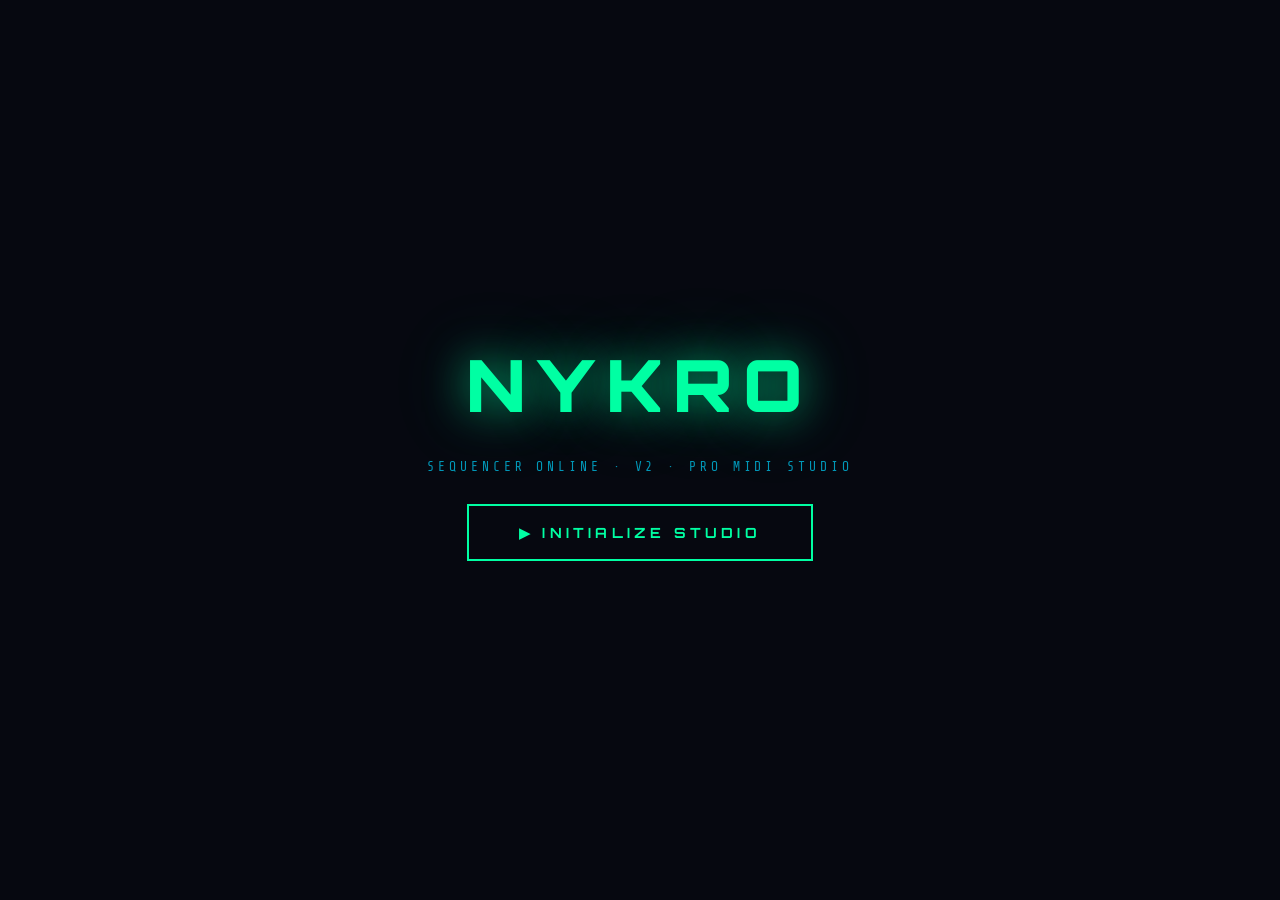
<file: NYKROARPSEQONLINE.html>
<!DOCTYPE html>
<html lang="es">
<head>
<meta charset="UTF-8">
<meta name="viewport" content="width=device-width, initial-scale=1.0">
<title>NYKRO SEQUENCER V2 — PRO MIDI STUDIO</title>
<link href="https://fonts.googleapis.com/css2?family=Share+Tech+Mono&family=Orbitron:wght@400;700;900&display=swap" rel="stylesheet">
<style>
  :root {
    --bg:       #060810;
    --surface:  #0d1020;
    --surface2: #131828;
    --border:   #1e2540;
    --green:    #00ffa3;
    --green2:   #00c97d;
    --cyan:     #00d4ff;
    --pink:     #ff2d6b;
    --amber:    #ffb300;
    --purple:   #9c27b0;
    --text:     #c8d8ff;
    --dim:      #4a5580;
    --font:     'Share Tech Mono', monospace;
    --font-b:   'Orbitron', sans-serif;
  }

  * { box-sizing: border-box; margin: 0; padding: 0; }

  body {
    background: var(--bg);
    color: var(--text);
    font-family: var(--font);
    min-height: 100vh;
    overflow-x: hidden;
    user-select: none;
  }

  /* SCANLINE OVERLAY */
  body::before {
    content: '';
    position: fixed; inset: 0;
    background: repeating-linear-gradient(0deg, transparent, transparent 2px, rgba(0,0,0,0.08) 2px, rgba(0,0,0,0.08) 4px);
    pointer-events: none; z-index: 9998;
  }

  /* NOISE TEXTURE */
  body::after {
    content: '';
    position: fixed; inset: 0;
    background-image: url("data:image/svg+xml,%3Csvg viewBox='0 0 200 200' xmlns='http://www.w3.org/2000/svg'%3E%3Cfilter id='n'%3E%3CfeTurbulence type='fractalNoise' baseFrequency='0.65' numOctaves='3' stitchTiles='stitch'/%3E%3C/filter%3E%3Crect width='100%25' height='100%25' filter='url(%23n)' opacity='0.04'/%3E%3C/svg%3E");
    pointer-events: none; z-index: 9997; opacity: 0.4;
  }

  /* ACTIVATE SCREEN */
  #boot-screen {
    position: fixed; inset: 0;
    background: var(--bg);
    display: flex; flex-direction: column;
    align-items: center; justify-content: center;
    z-index: 10000;
    gap: 30px;
  }

  .boot-logo {
    font-family: var(--font-b);
    font-size: clamp(28px, 6vw, 72px);
    font-weight: 900;
    letter-spacing: 0.15em;
    color: var(--green);
    text-shadow: 0 0 40px rgba(0,255,163,0.6), 0 0 80px rgba(0,255,163,0.3);
    animation: flicker 4s infinite;
  }

  @keyframes flicker {
    0%,95%,100%{opacity:1} 96%{opacity:0.4} 97%{opacity:1} 98%{opacity:0.7} 99%{opacity:1}
  }

  .boot-sub {
    font-size: 13px;
    letter-spacing: 0.3em;
    color: var(--cyan);
    opacity: 0.7;
  }

  #activate-btn {
    background: transparent;
    border: 2px solid var(--green);
    color: var(--green);
    font-family: var(--font-b);
    font-size: 14px;
    font-weight: 700;
    letter-spacing: 0.3em;
    padding: 18px 50px;
    cursor: pointer;
    position: relative;
    overflow: hidden;
    transition: all 0.3s;
    text-transform: uppercase;
  }

  #activate-btn::before {
    content: '';
    position: absolute; inset: 0;
    background: var(--green);
    transform: scaleX(0);
    transform-origin: left;
    transition: transform 0.3s ease;
    z-index: -1;
  }

  #activate-btn:hover { color: #000; text-shadow: none; }
  #activate-btn:hover::before { transform: scaleX(1); }

  /* HEADER */
  .header {
    display: flex; align-items: center; justify-content: space-between;
    padding: 12px 24px;
    border-bottom: 1px solid var(--border);
    background: rgba(13,16,32,0.95);
    backdrop-filter: blur(10px);
    position: sticky; top: 0; z-index: 100;
  }

  .header-title {
    font-family: var(--font-b);
    font-size: 16px;
    font-weight: 900;
    letter-spacing: 0.2em;
    color: var(--green);
    text-shadow: 0 0 15px rgba(0,255,163,0.5);
  }

  .header-status {
    display: flex; gap: 20px; align-items: center; font-size: 11px;
    color: var(--dim); letter-spacing: 0.1em;
  }

  .status-dot {
    width: 8px; height: 8px; border-radius: 50%;
    background: var(--dim);
    display: inline-block; margin-right: 6px;
  }
  .status-dot.active { background: var(--green); box-shadow: 0 0 8px var(--green); animation: pulse-dot 1s infinite; }
  .status-dot.rec { background: var(--pink); box-shadow: 0 0 8px var(--pink); animation: blink-dot 0.8s infinite; }

  @keyframes pulse-dot { 50%{ opacity:0.5 } }
  @keyframes blink-dot { 50%{ opacity:0 } }

  /* SOCIAL FLOAT */
  .social-float {
    position: fixed; bottom: 24px; right: 24px;
    display: flex; flex-direction: column; gap: 10px; z-index: 9996;
  }
  .social-btn {
    width: 44px; height: 44px; border-radius: 50%;
    display: flex; align-items: center; justify-content: center;
    text-decoration: none; color: white; font-size: 11px; font-weight: bold;
    font-family: var(--font-b); letter-spacing: 0;
    border: 1px solid rgba(255,255,255,0.15);
    transition: all 0.3s; cursor: pointer;
  }
  .social-btn:hover { transform: scale(1.15) translateX(-4px); filter: brightness(1.3); }
  .sc-btn { background: #ff5500; box-shadow: 0 4px 20px rgba(255,85,0,0.3); }
  .fb-btn { background: #1877f2; box-shadow: 0 4px 20px rgba(24,119,242,0.3); }

  /* FRACTAL PET */
  #fractalPet {
    position: fixed; left: 0; bottom: 0;
    pointer-events: none; z-index: 9995;
    opacity: 0.8;
  }

  /* MAIN LAYOUT */
  #main-interface { display: none; flex-direction: column; padding-bottom: 40px; }
  #main-interface.visible { display: flex; }

  .studio-row {
    display: flex; gap: 0;
    border-bottom: 1px solid var(--border);
  }

  /* ── TOP ROW ── */
  .panel {
    background: var(--surface);
    border-right: 1px solid var(--border);
    padding: 16px;
  }
  .panel:last-child { border-right: none; }

  .panel-label {
    font-family: var(--font-b); font-size: 9px; font-weight: 700;
    letter-spacing: 0.25em; color: var(--dim);
    text-transform: uppercase; margin-bottom: 12px;
    display: flex; align-items: center; gap: 8px;
  }
  .panel-label::after {
    content:''; flex:1; height:1px;
    background: linear-gradient(to right, var(--border), transparent);
  }

  /* EQ METER */
  .eq-panel { width: 140px; flex-shrink: 0; }
  .eq-bars {
    display: flex; align-items: flex-end; justify-content: space-between;
    height: 200px; gap: 3px; padding: 0 4px;
    background: #050810;
    border: 1px solid var(--border);
    border-radius: 4px;
  }
  .eq-bar-track {
    flex: 1; height: 100%; display: flex; flex-direction: column;
    justify-content: flex-end; position: relative;
  }
  .eq-bar-fill {
    width: 100%; height: 0%;
    background: linear-gradient(to top, var(--pink) 0%, var(--amber) 50%, var(--green) 100%);
    transition: height 0.06s ease;
    border-radius: 2px 2px 0 0;
    box-shadow: 0 0 4px rgba(0,255,163,0.3);
  }

  /* SEQUENCER */
  .seq-panel { width: 200px; flex-shrink: 0; }

  .seq-grid {
    display: grid; grid-template-columns: repeat(4, 1fr); gap: 5px;
    margin-bottom: 12px;
  }
  .led {
    width: 100%; aspect-ratio: 1;
    background: #0a0f1e;
    border-radius: 3px;
    border: 1px solid var(--border);
    cursor: pointer;
    transition: all 0.06s;
    position: relative;
  }
  .led.on {
    background: var(--green);
    box-shadow: 0 0 12px var(--green), inset 0 0 6px rgba(255,255,255,0.2);
    border-color: var(--green);
  }
  .led.current { border-color: var(--cyan) !important; }

  .seq-select {
    background: var(--surface2); color: var(--green);
    border: 1px solid var(--border); font-family: var(--font);
    font-size: 10px; width: 100%; padding: 6px 8px;
    border-radius: 3px; cursor: pointer;
    transition: border-color 0.2s;
  }
  .seq-select:focus { border-color: var(--green); outline: none; }

  .control-group { margin-bottom: 10px; }
  .control-label {
    font-size: 9px; color: var(--dim); letter-spacing: 0.15em;
    margin-bottom: 4px; display: flex; justify-content: space-between;
  }
  .control-val { color: var(--cyan); }

  input[type="range"] {
    -webkit-appearance: none; width: 100%; height: 3px;
    background: var(--border); border-radius: 2px; cursor: pointer;
  }
  input[type="range"]::-webkit-slider-thumb {
    -webkit-appearance: none; width: 14px; height: 14px;
    border-radius: 50%; background: var(--green);
    box-shadow: 0 0 8px var(--green); cursor: pointer;
    transition: transform 0.1s;
  }
  input[type="range"]::-webkit-slider-thumb:hover { transform: scale(1.3); }

  /* MODE BUTTONS */
  .mode-row { display: flex; gap: 6px; margin-bottom: 10px; }
  .mode-btn {
    flex: 1; padding: 7px; background: transparent;
    border: 1px solid var(--border); color: var(--dim);
    font-family: var(--font-b); font-size: 9px; font-weight: 700;
    letter-spacing: 0.15em; border-radius: 3px; cursor: pointer;
    transition: all 0.2s; text-transform: uppercase;
  }
  .mode-btn.active {
    background: var(--surface2); color: var(--cyan);
    border-color: var(--cyan); box-shadow: 0 0 8px rgba(0,212,255,0.2);
  }

  .action-btn {
    width: 100%; padding: 9px; background: transparent;
    border: 1px solid var(--border); color: var(--text);
    font-family: var(--font-b); font-size: 9px; font-weight: 700;
    letter-spacing: 0.2em; border-radius: 3px; cursor: pointer;
    transition: all 0.2s; text-transform: uppercase; margin-bottom: 6px;
  }
  .action-btn:hover { border-color: var(--text); background: rgba(200,216,255,0.05); }

  .btn-green { border-color: var(--green); color: var(--green); }
  .btn-green:hover { background: rgba(0,255,163,0.08); box-shadow: 0 0 10px rgba(0,255,163,0.2); }

  .btn-pink { border-color: var(--pink); color: var(--pink); }
  .btn-pink:hover { background: rgba(255,45,107,0.08); }

  .btn-amber { border-color: var(--amber); color: var(--amber); }
  .btn-amber:hover { background: rgba(255,179,0,0.08); }

  .btn-purple { border-color: #b060d0; color: #b060d0; }
  .btn-purple:hover { background: rgba(180,96,208,0.08); }

  .seq-toggle-big {
    width: 100%; padding: 12px;
    background: transparent; border-radius: 3px;
    font-family: var(--font-b); font-size: 11px; font-weight: 900;
    letter-spacing: 0.3em; cursor: pointer; transition: all 0.2s;
    text-transform: uppercase; border: 2px solid var(--pink);
    color: var(--pink);
  }
  .seq-toggle-big.running {
    border-color: var(--green); color: var(--green);
    box-shadow: 0 0 20px rgba(0,255,163,0.3), inset 0 0 20px rgba(0,255,163,0.05);
    animation: running-pulse 2s infinite;
  }
  @keyframes running-pulse { 50%{ box-shadow: 0 0 30px rgba(0,255,163,0.5), inset 0 0 20px rgba(0,255,163,0.1); } }

  /* V1-PRO CASSETTE */
  .synthy-panel { flex: 1; display: flex; flex-direction: column; align-items: center; justify-content: center; gap: 12px; min-width: 180px; }

  .cassette {
    width: 160px; height: 95px;
    background: linear-gradient(135deg, #1a1a2e, #0d0d1a);
    border: 2px solid #2a2a4a;
    border-radius: 8px;
    display: flex; flex-direction: column; align-items: center; justify-content: center;
    gap: 6px; position: relative; overflow: hidden;
  }
  .cassette::before {
    content: '';
    position: absolute; inset: 0;
    background: linear-gradient(135deg, rgba(255,255,255,0.03) 0%, transparent 50%);
  }
  .reel-row { display: flex; align-items: center; justify-content: space-between; width: 130px; }
  .reel {
    width: 28px; height: 28px; border-radius: 50%;
    background: #111; border: 2px dashed var(--green);
    transition: 0.1s;
  }
  .cassette-hub {
    width: 14px; height: 6px; background: #333; border-radius: 2px;
    position: relative;
  }
  .cassette-hub::before, .cassette-hub::after {
    content: ''; position: absolute; width: 100%; height: 1px;
    background: var(--green); left: 0;
  }
  .cassette-hub::before { top: 1px; } .cassette-hub::after { bottom: 1px; }

  @keyframes spin { from{transform:rotate(0deg)} to{transform:rotate(360deg)} }
  .playing .reel { animation: spin 1.2s linear infinite; border-color: var(--cyan); }

  .eye-row { display: flex; gap: 12px; }
  .eye-eq {
    width: 16px; height: 28px;
    background: #000; border: 1px solid #333; border-radius: 2px;
    position: relative; overflow: hidden;
  }
  .eye-bar {
    position: absolute; bottom: 0; width: 100%; height: 20%;
    background: var(--green); transition: height 0.08s;
    box-shadow: 0 0 6px var(--green);
  }

  .v1-label {
    font-family: var(--font-b); font-size: 11px; font-weight: 900;
    letter-spacing: 0.3em; color: var(--green);
    text-shadow: 0 0 10px var(--green);
  }

  .root-display {
    font-family: var(--font-b); font-size: 18px; font-weight: 900;
    color: var(--cyan); text-shadow: 0 0 15px var(--cyan);
    letter-spacing: 0.1em;
    padding: 3px 12px;
    border: 1px solid rgba(0,212,255,0.3);
    border-radius: 4px;
    background: rgba(0,212,255,0.05);
  }

  /* OSCILLOSCOPE */
  .osc-panel { width: 280px; flex-shrink: 0; }
  .osc-canvas-wrap {
    background: #020510; border: 1px solid var(--border); border-radius: 4px;
    overflow: hidden; height: 200px;
    box-shadow: inset 0 0 20px rgba(0,0,0,0.8);
  }
  .osc-canvas-wrap canvas { width: 100%; height: 100%; display: block; }

  /* BPM DISPLAY */
  .bpm-display {
    font-family: var(--font-b); font-size: 22px; font-weight: 900;
    color: var(--amber); text-shadow: 0 0 15px var(--amber);
    letter-spacing: 0.05em; text-align: center; margin-top: 4px;
  }
  .bpm-unit { font-size: 8px; color: var(--dim); letter-spacing: 0.2em; }

  /* ── MIDDLE ROW — CONTROLS ── */
  .controls-row {
    display: grid;
    grid-template-columns: repeat(8, 1fr);
    gap: 0;
    border-bottom: 1px solid var(--border);
    background: var(--surface);
  }

  .ctrl-cell {
    padding: 14px 12px; border-right: 1px solid var(--border);
    display: flex; flex-direction: column; align-items: center; gap: 8px;
  }
  .ctrl-cell:last-child { border-right: none; }
  .ctrl-name {
    font-family: var(--font-b); font-size: 8px; font-weight: 700;
    letter-spacing: 0.25em; color: var(--dim); text-align: center;
  }
  .ctrl-value {
    font-family: var(--font-b); font-size: 11px; font-weight: 700;
    color: var(--green); min-height: 16px; text-align: center;
  }
  .ctrl-select {
    background: var(--surface2); color: var(--text);
    border: 1px solid var(--border); font-family: var(--font);
    font-size: 10px; width: 100%; padding: 5px;
    border-radius: 3px; cursor: pointer; text-align: center;
  }
  .ctrl-select:focus { outline: none; border-color: var(--green); }

  /* ── KEYBOARD ── */
  .keys-section {
    background: #060810; border-bottom: 1px solid var(--border);
    padding: 16px 0; overflow-x: auto;
  }

  .piano-container {
    position: relative; height: 120px;
    margin: 0 auto; width: 1085px;
  }

  .key {
    position: absolute; width: 33px; height: 110px;
    background: #e8e8e8;
    border: 1px solid #aaa; border-radius: 0 0 4px 4px;
    cursor: pointer; z-index: 1;
    display: flex; align-items: flex-end; justify-content: center;
    padding-bottom: 6px;
    transition: background 0.05s;
  }
  .key-label { font-size: 8px; color: #888; font-family: var(--font); }
  .key:hover { background: #f0f0f0; }
  .key.black {
    width: 22px; height: 70px;
    background: #1a1a1a; color: white; z-index: 2;
    border-radius: 0 0 3px 3px; border: none;
  }
  .key.black:hover { background: #2a2a2a; }
  .key.active { background: var(--green) !important; box-shadow: 0 0 15px var(--green) !important; }

  /* ── PIANO ROLL ── */
  .roll-section {
    background: var(--surface); border-bottom: 1px solid var(--border);
  }

  .roll-toolbar {
    display: flex; align-items: center; gap: 16px; padding: 10px 20px;
    border-bottom: 1px solid var(--border);
    flex-wrap: wrap;
    font-size: 10px; color: var(--dim); letter-spacing: 0.1em;
  }

  .roll-toolbar-group { display: flex; align-items: center; gap: 8px; }

  .toolbar-btn {
    padding: 6px 14px; background: transparent;
    border: 1px solid var(--border); color: var(--text);
    font-family: var(--font); font-size: 10px;
    border-radius: 3px; cursor: pointer; transition: all 0.2s;
    letter-spacing: 0.1em;
  }
  .toolbar-btn:hover { border-color: var(--text); background: rgba(200,216,255,0.04); }
  .toolbar-btn.rec-active {
    border-color: var(--pink); color: var(--pink);
    box-shadow: 0 0 10px rgba(255,45,107,0.3);
    animation: blink-border 0.8s infinite;
  }
  @keyframes blink-border { 50%{ box-shadow: none; opacity: 0.7; } }

  .toolbar-btn.export { border-color: var(--amber); color: var(--amber); }
  .toolbar-btn.export:hover { background: rgba(255,179,0,0.06); }

  .roll-canvas-wrap {
    position: relative; cursor: crosshair;
    overflow: hidden;
  }
  .roll-canvas-wrap canvas { display: block; }

  /* HIDDEN */
  .hidden { display: none !important; }

</style>
</head>
<body>

<!-- FRACTAL PET -->
<canvas id="fractalPet" width="300" height="240"></canvas>

<!-- SOCIAL -->
<div class="social-float">
  <a href="https://soundcloud.com/nykronds" target="_blank" class="social-btn sc-btn" title="SoundCloud">SC</a>
  <a href="https://www.facebook.com/nykrodelic" target="_blank" class="social-btn fb-btn" title="Facebook">FB</a>
</div>

<!-- BOOT SCREEN -->
<div id="boot-screen">
  <div class="boot-logo">NYKRO</div>
  <div class="boot-sub">SEQUENCER ONLINE · V2 · PRO MIDI STUDIO</div>
  <button id="activate-btn">▶ INITIALIZE STUDIO</button>
</div>

<!-- MAIN UI -->
<div id="main-interface">

  <!-- HEADER -->
  <div class="header">
    <div class="header-title">NYKRO SEQ V2</div>
    <div class="header-status">
      <span><span class="status-dot" id="seq-status-dot"></span><span id="seq-status-text">STOPPED</span></span>
      <span><span class="status-dot" id="rec-status-dot"></span><span id="rec-status-text">IDLE</span></span>
      <span id="step-counter" style="color:var(--cyan)">STEP —</span>
    </div>
  </div>

  <!-- TOP ROW -->
  <div class="studio-row">

    <!-- EQ METER -->
    <div class="panel eq-panel">
      <div class="panel-label">SPECTRUM</div>
      <div class="eq-bars" id="eq-meter"></div>
    </div>

    <!-- SEQUENCER MODULE -->
    <div class="panel seq-panel">
      <div class="panel-label">SEQUENCER</div>
      <div class="seq-grid" id="seq-leds">
        <!-- 16 LEDs generated by JS -->
      </div>

      <div class="mode-row">
        <button id="mode-trigger" class="mode-btn active">TRIG</button>
        <button id="mode-hold" class="mode-btn">HOLD</button>
      </div>

      <div class="control-group">
        <div class="control-label">SCALE <span class="control-val" id="scale-val">MAJOR</span></div>
        <select id="scale-type" class="seq-select" onchange="document.getElementById('scale-val').textContent=this.options[this.selectedIndex].text">
          <!-- Opciones originales -->
          <option value="major">MAJOR</option>
          <option value="minor">MINOR</option>
          <option value="pentatonic">PENTATONIC</option>
          <option value="blues">BLUES</option>
          <option value="dorian">DORIAN</option>
          <option value="phrygian">PHRYGIAN</option>
          <option value="lydian">LYDIAN</option>
          <option value="chromatic">CHROMATIC</option>
          
          <!-- Modos Griegos restantes -->
          <option value="mixolydian">MIXOLYDIAN</option>
          <option value="locrian">LOCRIAN</option>
          
          <!-- Variaciones de Menor -->
          <option value="harmonic_minor">HARMONIC MINOR</option>
          <option value="melodic_minor">MELODIC MINOR</option>
          
          <!-- Especificaciones Pentatónicas -->
          <option value="major_pentatonic">MAJOR PENTATONIC</option>
          <option value="minor_pentatonic">MINOR PENTATONIC</option>
          
          <!-- Escalas Simétricas -->
          <option value="whole_tone">WHOLE TONE</option>
          <option value="diminished_hw">DIMINISHED (H-W)</option>
          <option value="diminished_wh">DIMINISHED (W-H)</option>
          <option value="augmented">AUGMENTED</option>
          
          <!-- Escalas Exóticas / del Mundo -->
          <option value="phrygian_dominant">PHRYGIAN DOMINANT</option>
          <option value="double_harmonic">DOUBLE HARMONIC</option>
          <option value="hungarian_minor">HUNGARIAN MINOR</option>
          <option value="hirajoshi">HIRAJOSHI</option>
          <option value="insen">INSEN</option>
          <option value="kumoi">KUMOI</option>
          <option value="iwato">IWATO</option>
          <option value="pelog">PELOG</option>
          <option value="prometheus">PROMETHEUS</option>
          <option value="enigmatic">ENIGMATIC</option>
          <option value="spanish_8_tone">SPANISH 8-TONE</option>
        </select>
      </div>

      <div class="control-group">
        <div class="control-label">BPM</div>
        <div style="display:flex; gap:4px; margin-bottom:4px;">
          <input type="number" id="bpm-input" min="40" max="300" value="120" style="flex:1; background:var(--surface2); color:var(--green); border:1px solid var(--border); font-family:var(--font); font-size:10px; padding:4px 6px; border-radius:3px;" oninput="document.getElementById('seq-speed').value=this.value; document.getElementById('bpm-val').textContent=this.value; document.getElementById('bpm-big').textContent=this.value;">
        </div>
        <input type="range" id="seq-speed" min="40" max="300" value="120" style="width:100%;" oninput="document.getElementById('bpm-input').value=this.value; document.getElementById('bpm-val').textContent=this.value; document.getElementById('bpm-big').textContent=this.value;">
        <div class="control-val" id="bpm-val" style="text-align:center; margin-top:4px;">120</div>
      </div>

      <div class="control-group">
        <div class="control-label">LOOP <span class="control-val" id="loop-display">16</span></div>
        <input type="range" id="loop-end" min="1" max="16" value="16"
          oninput="document.getElementById('loop-display').textContent=this.value">
      </div>

      <div class="control-group">
        <div class="control-label">DIRECTION</div>
        <select id="seq-direction" class="seq-select">
          <!-- Opciones originales -->
          <option value="forward">FORWARD</option>
          <option value="backward">BACKWARD</option>
          <option value="pingpong">PING-PONG</option>
          <option value="rotate">RANDOM</option>
          
          <!-- Variaciones de Ping-Pong -->
          <option value="pingpong_repeat">PING-PONG (REPEAT EDGES)</option>
          
          <!-- Patrones Geométricos / Direccionales -->
          <option value="converge">CONVERGE (OUTSIDE-IN)</option>
          <option value="diverge">DIVERGE (INSIDE-OUT)</option>
          
          <!-- Patrones de Salto (Alternados) -->
          <option value="alternate_up">ALTERNATE UP (1-3-2-4)</option>
          <option value="alternate_down">ALTERNATE DOWN (4-2-3-1)</option>
          <option value="step_jump">STEP JUMP (1-4-2-5)</option>
          
          <!-- Repetición y Caos -->
          <option value="stutter">STUTTER (1-1-2-2)</option>
          <option value="brownian">BROWNIAN / DRUNK</option>
          <option value="true_random">TRUE RANDOM</option>
          
          <!-- Especiales -->
          <option value="as_played">AS PLAYED</option>
          <option value="chord">CHORD (ALL TOGETHER)</option>
        </select>
      </div>

      <button id="seq-random" class="action-btn btn-purple">🎲 RANDOMIZE</button>
      <button id="clear-btn" class="action-btn">⬛ CLEAR GRID</button>

      <button id="seq-toggle" class="seq-toggle-big">▶ START</button>
    </div>

    <!-- V1-PRO CENTER -->
    <div class="panel synthy-panel">
      <div class="panel-label">V1-PRO</div>
      <div class="eye-row">
        <div class="eye-eq"><div id="eye-l" class="eye-bar"></div></div>
        <div class="eye-eq"><div id="eye-r" class="eye-bar"></div></div>
      </div>
      <div id="synthy" class="cassette">
        <div class="reel-row">
          <div class="reel"></div>
          <div class="cassette-hub"></div>
          <div class="reel"></div>
        </div>
        <div class="v1-label">NYKRO</div>
      </div>
      <div class="root-display" id="root-display">C3</div>
      <div class="bpm-display"><span id="bpm-big">120</span><br><span class="bpm-unit">BPM</span></div>
    </div>

    <!-- OSCILLOSCOPE -->
    <div class="panel osc-panel">
      <div class="panel-label">OSCILLOSCOPE</div>
      <div class="osc-canvas-wrap">
        <canvas id="osc-canvas"></canvas>
      </div>
    </div>

  </div><!-- /studio-row -->

  <!-- CONTROLS ROW -->
  <div class="controls-row">
    <div class="ctrl-cell">
      <div class="ctrl-name">WAVEFORM</div>
      <select id="waveform" class="ctrl-select">
        <option value="sawtooth">SAW</option>
        <option value="square">SQUARE</option>
        <option value="sine">SINE</option>
        <option value="triangle">TRI</option>
      </select>
      <div class="ctrl-value" id="wave-val">SAW</div>
    </div>
    <div class="ctrl-cell">
      <div class="ctrl-name">ATTACK</div>
      <input type="range" id="attack" min="0.001" max="2" step="0.001" value="0.05" oninput="updateCtrl(this,'atk-val','s')">
      <div class="ctrl-value" id="atk-val">0.05s</div>
    </div>
    <div class="ctrl-cell">
      <div class="ctrl-name">DECAY</div>
      <input type="range" id="decay" min="0.05" max="2" step="0.05" value="0.2" oninput="updateCtrl(this,'dcy-val','s')">
      <div class="ctrl-value" id="dcy-val">0.2s</div>
    </div>
    <div class="ctrl-cell">
      <div class="ctrl-name">SUSTAIN</div>
      <input type="range" id="sustain" min="0" max="1" step="0.01" value="0.7" oninput="updateCtrl(this,'sus-val','')">
      <div class="ctrl-value" id="sus-val">0.7</div>
    </div>
    <div class="ctrl-cell">
      <div class="ctrl-name">RELEASE</div>
      <input type="range" id="release" min="0.05" max="5" step="0.05" value="0.5" oninput="updateCtrl(this,'rel-val','s')">
      <div class="ctrl-value" id="rel-val">0.5s</div>
    </div>
    <div class="ctrl-cell">
      <div class="ctrl-name">CUTOFF</div>
      <input type="range" id="cutoff" min="80" max="18000" step="10" value="5000" oninput="updateCtrl(this,'cut-val','Hz')">
      <div class="ctrl-value" id="cut-val">5000Hz</div>
    </div>
    <div class="ctrl-cell">
      <div class="ctrl-name">RESONANCE</div>
      <input type="range" id="resonance" min="0.5" max="20" step="0.5" value="1" oninput="updateCtrl(this,'res-val','')">
      <div class="ctrl-value" id="res-val">1.0</div>
    </div>
    <div class="ctrl-cell">
      <div class="ctrl-name">VOLUME</div>
      <input type="range" id="volume" min="0" max="1" step="0.01" value="0.5" oninput="updateCtrl(this,'vol-val','')">
      <div class="ctrl-value" id="vol-val">0.5</div>
    </div>
  </div>

  <!-- KEYBOARD -->
  <div class="keys-section">
    <div class="piano-container" id="piano-container"></div>
  </div>

  <!-- PIANO ROLL -->
  <div class="roll-section">
    <div class="roll-toolbar">
      <div class="roll-toolbar-group">
        <span style="color:var(--dim)">PIANO ROLL</span>
      </div>
      <div class="roll-toolbar-group" style="margin-left:auto">
        <button id="octave-down" class="toolbar-btn">- OCTAVE</button>
        <span id="octave-display" style="color:var(--cyan); margin:0 10px; font-weight:bold">0</span>
        <button id="octave-up" class="toolbar-btn">+ OCTAVE</button>
        <button id="rec-btn" class="toolbar-btn">● REC</button>
        <button id="export-midi-btn" class="toolbar-btn export">⬇ EXPORT .MID</button>
      </div>
    </div>
    <div class="roll-canvas-wrap" id="roll-parent">
      <canvas id="roll-canvas"></canvas>
    </div>
  </div>

</div><!-- /main-interface -->

<script>
// ═══════════════════════════════════
//  FRACTAL PET
// ═══════════════════════════════════
const petCanvas = document.getElementById('fractalPet');
const petCtx = petCanvas.getContext('2d');
let petAngle = 0;

function drawPet(x, y, len, angle, depth) {
  if (depth === 0 || len < 1) return;
  const hue = (petAngle * 180 + depth * 22) % 360;
  petCtx.strokeStyle = `hsl(${hue}, 90%, 75%)`;
  petCtx.lineWidth = depth * 0.5;
  const x2 = x + Math.cos(angle) * len;
  const y2 = y + Math.sin(angle) * len;
  petCtx.beginPath(); petCtx.moveTo(x, y); petCtx.lineTo(x2, y2); petCtx.stroke();
  drawPet(x2, y2, len * 0.7, angle - 0.45 + Math.sin(petAngle * 0.7) * 0.18, depth - 1);
  drawPet(x2, y2, len * 0.7, angle + 0.45 - Math.cos(petAngle * 0.7) * 0.18, depth - 1);
}

function updatePet() {
  petCtx.clearRect(0, 0, petCanvas.width, petCanvas.height);
  petAngle += 0.018;
  drawPet(150, 230, 38, -Math.PI / 2, 8);
  requestAnimationFrame(updatePet);
}
updatePet();

// ═══════════════════════════════════
//  BOOT
// ═══════════════════════════════════
document.getElementById('activate-btn').onclick = () => {
  document.getElementById('boot-screen').style.display = 'none';
  document.getElementById('main-interface').classList.add('visible');
  initApp();
};

// ═══════════════════════════════════
//  GLOBALS
// ═══════════════════════════════════
let audioCtx, masterGain, analyser, filter, reverbNode;
const activeVoices = new Map();
let isSequencerRunning = false;
let seqInterval = null;
let currentStep = 0;
let pingPongDir = 1;
let currentRootNote = 48;
let rollCanvas, rollCtx, oscCanvas;
let playMode = 'trigger';
let isRecording = false;
let recordedEvents = [];
let recordingStartTime = 0;
let pianoRollOctaveOffset = 0;

const STEPS = 16;
const ROWS = 14;
let grid = Array(STEPS).fill(null).map(() => Array(ROWS).fill(false));
let isMouseDown = false;
let lastEditedCell = null;
let editMode = null;
let pianoRollScaleIndex = 0;

const scales = {
  major:      [0,2,4,5,7,9,11,12,14,16,17,19,21,23],
  minor:      [0,2,3,5,7,8,10,12,14,15,17,19,20,22],
  pentatonic: [0,2,4,7,9,12,14,16,19,21,24,26,28,31],
  blues:      [0,3,5,6,7,10,12,15,17,18,19,22,24,27],
  dorian:     [0,2,3,5,7,9,10,12,14,15,17,19,21,22],
  phrygian:   [0,1,3,5,7,8,10,12,13,15,17,19,20,22],
  lydian:     [0,2,4,6,7,9,11,12,14,16,18,19,21,23],
  chromatic:  [0,1,2,3,4,5,6,7,8,9,10,11,12,13],
  mixolydian: [0,2,4,5,7,9,10,12,14,16,17,19,21,22],
  locrian:    [0,1,3,5,6,8,10,12,13,15,17,18,20,22],
  harmonic_minor: [0,2,3,5,7,8,11,12,14,15,17,19,20,23],
  melodic_minor:  [0,2,3,5,7,9,11,12,14,15,17,19,21,23],
  major_pentatonic: [0,2,4,7,9,12,14,16,19,21,24,26,28,31],
  minor_pentatonic: [0,3,5,7,10,12,15,17,19,22,24,27,29,31],
  whole_tone: [0,2,4,6,8,10,12,14,16,18,20,22,24,26],
  diminished_hw: [0,1,3,4,6,7,9,10,12,13,15,16,18,19],
  diminished_wh: [0,2,3,5,6,8,9,11,12,14,15,17,18,20],
  augmented: [0,4,8,12,16,20,24,28,32,36,40,44,48,52],
  phrygian_dominant: [0,1,4,5,7,8,11,12,13,16,17,19,20,23],
  double_harmonic: [0,1,4,5,7,8,11,12,13,16,17,19,20,23],
  hungarian_minor: [0,2,3,6,7,8,11,12,14,15,18,19,20,23],
  hirajoshi: [0,2,3,7,8,12,14,15,19,20,24,26,27,31],
  insen: [0,1,5,7,10,12,13,17,19,22,24,25,29],
  kumoi: [0,2,3,7,9,12,14,15,19,21,24,26,27],
  iwato: [0,1,5,6,10,12,13,17,18,22,24,25,29],
  pelog: [0,1,3,7,8,12,13,15,19,20,24,25,27],
  prometheus: [0,2,4,6,9,11,12,14,16,18,21,23],
  enigmatic: [0,1,4,6,8,11,12,13,16,18,20,23]
};

const noteNames = ['C','C#','D','D#','E','F','F#','G','G#','A','A#','B'];

function midiToName(n) {
  return noteNames[n % 12] + (Math.floor(n / 12) - 1);
}

// ═══════════════════════════════════
//  INIT
// ═══════════════════════════════════
function initApp() {
  audioCtx = new (window.AudioContext || window.webkitAudioContext)();

  masterGain = audioCtx.createGain();
  masterGain.gain.value = 0.5;

  filter = audioCtx.createBiquadFilter();
  filter.type = 'lowpass';
  filter.frequency.value = 5000;
  filter.Q.value = 1;

  analyser = audioCtx.createAnalyser();
  analyser.fftSize = 512;

  masterGain.connect(filter);
  filter.connect(analyser);
  analyser.connect(audioCtx.destination);

  rollCanvas = document.getElementById('roll-canvas');
  rollCtx = rollCanvas.getContext('2d');
  oscCanvas = document.getElementById('osc-canvas');

  buildLEDs();
  renderKeyboard();
  buildEQBars();
  resizeCanvas();
  initMIDI();
  drawVisuals();
  renderPianoRoll();
  setupPianoRollEvents();
  setupControls();
  window.addEventListener('resize', resizeCanvas);

  document.getElementById('waveform').onchange = function() {
    document.getElementById('wave-val').textContent = this.options[this.selectedIndex].text;
  };
}

function buildLEDs() {
  const grid_el = document.getElementById('seq-leds');
  grid_el.innerHTML = '';
  for (let i = 0; i < 16; i++) {
    const led = document.createElement('div');
    led.className = 'led';
    led.dataset.step = i;
    grid_el.appendChild(led);
  }
}

function buildEQBars() {
  const eq = document.getElementById('eq-meter');
  eq.innerHTML = '';
  for (let i = 0; i < 20; i++) {
    const t = document.createElement('div');
    t.className = 'eq-bar-track';
    const f = document.createElement('div');
    f.className = 'eq-bar-fill'; f.id = 'bf-' + i;
    t.appendChild(f); eq.appendChild(t);
  }
}

// ═══════════════════════════════════
//  CONTROLS
// ═══════════════════════════════════
function updateCtrl(el, valId, unit) {
  const v = parseFloat(el.value);
  document.getElementById(valId).textContent = (unit === 'Hz' ? Math.round(v) : v.toFixed(unit === 's' ? 2 : 2)) + unit;
}

function setupControls() {
  document.getElementById('seq-toggle').onclick = toggleSequencer;
  document.getElementById('mode-trigger').onclick = () => setMode('trigger');
  document.getElementById('mode-hold').onclick = () => setMode('hold');
  document.getElementById('seq-random').onclick = randomizePattern;
  document.getElementById('clear-btn').onclick = clearGrid;
  document.getElementById('rec-btn').onclick = toggleRecording;
  document.getElementById('export-midi-btn').onclick = exportMIDI;
  document.getElementById('octave-up').onclick = () => changeOctave(1);
  document.getElementById('octave-down').onclick = () => changeOctave(-1);
}

function changeOctave(dir) {
  pianoRollScaleIndex += dir * 14;
  pianoRollScaleIndex = Math.max(-42, Math.min(42, pianoRollScaleIndex));
  const octaveNum = Math.floor(pianoRollScaleIndex / 14);
  document.getElementById('octave-display').textContent = octaveNum >= 0 ? '+' + octaveNum : octaveNum;
}

function setMode(m) {
  playMode = m;
  document.getElementById('mode-trigger').classList.toggle('active', m === 'trigger');
  document.getElementById('mode-hold').classList.toggle('active', m === 'hold');
}

// ═══════════════════════════════════
//  SEQUENCER
// ═══════════════════════════════════
function toggleSequencer() {
  isSequencerRunning = !isSequencerRunning;
  const btn = document.getElementById('seq-toggle');
  const dot = document.getElementById('seq-status-dot');
  const txt = document.getElementById('seq-status-text');

  if (isSequencerRunning) {
    currentStep = 0;
    btn.textContent = '■ STOP';
    btn.classList.add('running');
    dot.classList.add('active');
    txt.textContent = 'RUNNING';
    playStep();
  } else {
    btn.textContent = '▶ START';
    btn.classList.remove('running');
    dot.classList.remove('active');
    txt.textContent = 'STOPPED';
    clearTimeout(seqInterval);
    document.querySelectorAll('.led').forEach(l => l.classList.remove('on', 'current'));
    activeVoices.clear();
    document.getElementById('step-counter').textContent = 'STEP —';
  }
}

let divergeDir = 1;
let convergeDir = 1;

function getNextStep(current, max) {
  const dir = document.getElementById('seq-direction').value;
  
  if (dir === 'forward') {
    return (current + 1) % max;
  }
  
  if (dir === 'backward') {
    return current - 1 < 0 ? max - 1 : current - 1;
  }
  
  if (dir === 'rotate' || dir === 'true_random') {
    return Math.floor(Math.random() * max);
  }
  
  if (dir === 'pingpong' || dir === 'pingpong_repeat') {
    if (current >= max - 1) pingPongDir = -1;
    if (current <= 0) pingPongDir = 1;
    return Math.max(0, Math.min(max - 1, current + pingPongDir));
  }
  
  if (dir === 'converge') {
    const mid = Math.floor(max / 2);
    const distLeft = current;
    const distRight = max - 1 - current;
    const minDist = Math.min(distLeft, distRight);
    const step = Math.floor(minDist / 2) + 1;
    return (current + step) % max;
  }
  
  if (dir === 'diverge') {
    const mid = Math.floor(max / 2);
    if (current < mid) {
      if (current === 0) divergeDir = 1;
      return current + divergeDir;
    }
    if (current > mid) {
      if (current === max - 1) divergeDir = -1;
      return current + divergeDir;
    }
    divergeDir = -1;
    return current - 1;
  }
  
  if (dir === 'alternate_up') {
    return (current + 2) % max;
  }
  
  if (dir === 'alternate_down') {
    return current - 2 < 0 ? max + (current - 2) : current - 2;
  }
  
  if (dir === 'step_jump') {
    return (current + 3) % max;
  }
  
  if (dir === 'stutter') {
    if (current % 2 === 0) return current + 1 >= max ? 0 : current + 1;
    return (current + 1) % max;
  }
  
  if (dir === 'brownian') {
    const move = Math.random() > 0.5 ? 1 : -1;
    return Math.max(0, Math.min(max - 1, current + move));
  }
  
  if (dir === 'as_played') {
    return (current + 1) % max;
  }
  
  if (dir === 'chord') {
    return current;
  }
  
  return (current + 1) % max;
}

function playStep() {
  if (!isSequencerRunning) return;

  const loopEnd = parseInt(document.getElementById('loop-end').value);
  const leds = document.querySelectorAll('.led');
  leds.forEach(l => l.classList.remove('on', 'current'));
  if (leds[currentStep]) leds[currentStep].classList.add('on', 'current');

  document.getElementById('step-counter').textContent = `STEP ${currentStep + 1}/${loopEnd}`;

  const scaleKey = document.getElementById('scale-type').value;
  const scalePattern = scales[scaleKey];
  const bpm = parseFloat(document.getElementById('seq-speed').value);
  const stepMs  = (60000 / bpm) / 4;
  const stepSec = stepMs / 1000;
  const dir = document.getElementById('seq-direction').value;

  let played = false;
  let noteToPlay = null;

  // Si hay notas en el grid, tocarlas
  let hasGridNotes = false;
  for (let r = 0; r < ROWS; r++) {
    if (grid[currentStep][r]) {
      hasGridNotes = true;
      const noteIndex = (ROWS - 1) - r;
      const midiNote = currentRootNote + scalePattern[noteIndex];
      const duration = playMode === 'hold' ? stepSec * 0.92 : 0.04;
      noteOn(midiNote, duration);
      if (isRecording) {
        recordedEvents.push({
          time: audioCtx.currentTime - recordingStartTime,
          note: midiNote,
          duration
        });
      }
      played = true;
    }
  }

  // Si no hay notas en el grid, generar automáticamente según la escala y dirección
  if (!hasGridNotes) {
    let scaleIndex = currentStep % scalePattern.length;
    
    if (dir === 'chord') {
      // Tocar todos los acordes
      for (let i = 0; i < Math.min(3, scalePattern.length); i++) {
        const midiNote = currentRootNote + scalePattern[i];
        const duration = stepSec * 0.92;
        noteOn(midiNote, duration);
      }
      played = true;
    } else {
      // Tocar una nota según la escala
      const midiNote = currentRootNote + scalePattern[scaleIndex];
      const duration = playMode === 'hold' ? stepSec * 0.92 : 0.04;
      noteOn(midiNote, duration);
      if (isRecording) {
        recordedEvents.push({
          time: audioCtx.currentTime - recordingStartTime,
          note: midiNote,
          duration
        });
      }
      played = true;
    }
  }

  const cassette = document.getElementById('synthy');
  if (played) {
    cassette.classList.add('playing');
    document.getElementById('eye-l').style.height = '100%';
    document.getElementById('eye-r').style.height = '100%';
    setTimeout(() => {
      document.getElementById('eye-l').style.height = '20%';
      document.getElementById('eye-r').style.height = '20%';
      cassette.classList.remove('playing');
    }, stepMs * 0.5);
  }

  currentStep = getNextStep(currentStep, loopEnd);
  seqInterval = setTimeout(playStep, stepMs);
}

// ═══════════════════════════════════
//  AUDIO ENGINE
// ═══════════════════════════════════
function noteOn(midiNote, duration = null) {
  if (activeVoices.has(midiNote) && !duration) return;

  const osc  = audioCtx.createOscillator();
  const gain = audioCtx.createGain();

  osc.type = document.getElementById('waveform').value;
  osc.frequency.setValueAtTime(440 * Math.pow(2, (midiNote - 69) / 12), audioCtx.currentTime);

  const att = parseFloat(document.getElementById('attack').value);
  const dec = parseFloat(document.getElementById('decay').value);
  const sus = parseFloat(document.getElementById('sustain').value);
  const rel = parseFloat(document.getElementById('release').value);
  const vol = parseFloat(document.getElementById('volume').value);

  filter.frequency.value = parseFloat(document.getElementById('cutoff').value);
  filter.Q.value = parseFloat(document.getElementById('resonance').value);

  gain.gain.setValueAtTime(0, audioCtx.currentTime);
  gain.gain.linearRampToValueAtTime(vol, audioCtx.currentTime + att);
  gain.gain.linearRampToValueAtTime(vol * sus, audioCtx.currentTime + att + dec);

  osc.connect(gain);
  gain.connect(masterGain);
  osc.start();

  if (duration) {
    const stopAt = audioCtx.currentTime + duration;
    gain.gain.setTargetAtTime(0, stopAt, rel / 8);
    osc.stop(stopAt + rel + 0.1);
  } else {
    gain.gain.setValueAtTime(vol * sus, audioCtx.currentTime + att + dec);
    activeVoices.set(midiNote, { osc, gain });
  }
}

function noteOff(midiNote) {
  const voice = activeVoices.get(midiNote);
  if (!voice) return;
  const rel = parseFloat(document.getElementById('release').value);
  voice.gain.gain.cancelScheduledValues(audioCtx.currentTime);
  voice.gain.gain.exponentialRampToValueAtTime(0.0001, audioCtx.currentTime + rel);
  voice.osc.stop(audioCtx.currentTime + rel + 0.1);
  activeVoices.delete(midiNote);
}

// ═══════════════════════════════════
//  KEYBOARD
// ═══════════════════════════════════
function renderKeyboard() {
  const container = document.getElementById('piano-container');
  const pattern = [0,1,0,1,0,0,1,0,1,0,1,0];
  let wi = 0;
  for (let n = 24; n <= 84; n++) {
    const isBlack = pattern[n % 12];
    const key = document.createElement('div');
    key.className = isBlack ? 'key black' : 'key';
    key.dataset.note = n;
    if (!isBlack) {
      if (!isBlack && n % 12 === 0) {
        const label = document.createElement('span');
        label.className = 'key-label';
        label.textContent = 'C' + (Math.floor(n / 12) - 1);
        key.appendChild(label);
      }
      key.style.left = (wi * 35) + 'px';
      wi++;
    } else {
      key.style.left = ((wi - 1) * 35 + 22) + 'px';
    }
    key.addEventListener('mousedown', () => handlePress(n));
    key.addEventListener('mouseup', () => handleRelease(n));
    key.addEventListener('mouseleave', () => { if (activeVoices.has(n)) handleRelease(n); });
    key.addEventListener('touchstart', (e) => { e.preventDefault(); handlePress(n); }, {passive:false});
    key.addEventListener('touchend', (e) => { e.preventDefault(); handleRelease(n); }, {passive:false});
    container.appendChild(key);
  }
}

function handlePress(midiNote) {
  currentRootNote = midiNote;
  document.getElementById('root-display').textContent = midiToName(midiNote);
  updateKeyboardUI(midiNote, true);
  
  const scaleKey = document.getElementById('scale-type').value;
  const scalePattern = scales[scaleKey];
  const noteInScale = midiNote % 12;
  let scaleIndexForNote = 0;
  for (let i = 0; i < scalePattern.length; i++) {
    if (scalePattern[i] % 12 === noteInScale) {
      scaleIndexForNote = i;
      break;
    }
  }
  pianoRollScaleIndex = scaleIndexForNote - 7;
  pianoRollScaleIndex = Math.max(-42, Math.min(42, pianoRollScaleIndex));
  const octaveNum = Math.floor(pianoRollScaleIndex / scalePattern.length);
  document.getElementById('octave-display').textContent = octaveNum >= 0 ? '+' + octaveNum : octaveNum;
  
  if (isSequencerRunning) {
    activeVoices.set(midiNote, 'held');
  } else {
    noteOn(midiNote);
  }
}

function handleRelease(midiNote) {
  if (isSequencerRunning) {
    activeVoices.delete(midiNote);
  } else {
    noteOff(midiNote);
  }
  updateKeyboardUI(midiNote, false);
}

function updateKeyboardUI(n, on) {
  const k = document.querySelector(`.key[data-note="${n}"]`);
  if (k) k.classList.toggle('active', on);
}

// ═══════════════════════════════════
//  PIANO ROLL
// ═══════════════════════════════════
function resizeCanvas() {
  if (rollCanvas) {
    rollCanvas.width  = document.getElementById('roll-parent').clientWidth;
    rollCanvas.height = 260;
  }
  if (oscCanvas) {
    oscCanvas.width  = oscCanvas.parentElement.clientWidth;
    oscCanvas.height = 200;
  }
}

function setupPianoRollEvents() {
  const handle = (e) => {
    if (!isMouseDown) return;
    const rect = rollCanvas.getBoundingClientRect();
    const scaleX = rollCanvas.width / rect.width;
    const scaleY = rollCanvas.height / rect.height;
    const cx = e.touches ? e.touches[0].clientX : e.clientX;
    const cy = e.touches ? e.touches[0].clientY : e.clientY;
    const x = (cx - rect.left) * scaleX;
    const y = (cy - rect.top)  * scaleY;

    const sw = rollCanvas.width / STEPS;
    const rh = rollCanvas.height / ROWS;
    const step = Math.floor(x / sw);
    const row  = Math.floor(y / rh);

    if (step >= 0 && step < STEPS && row >= 0 && row < ROWS) {
      const cellKey = `${step}-${row}`;
      if (cellKey !== lastEditedCell) {
        lastEditedCell = cellKey;
        if (editMode === 'draw')  { for (let i = 0; i < ROWS; i++) grid[step][i] = false; grid[step][row] = true; }
        if (editMode === 'erase') grid[step][row] = false;
      }
    }
  };

  rollCanvas.addEventListener('mousedown', (e) => {
    isMouseDown = true; lastEditedCell = null;
    const rect = rollCanvas.getBoundingClientRect();
    const scaleX = rollCanvas.width / rect.width;
    const scaleY = rollCanvas.height / rect.height;
    const x = (e.clientX - rect.left) * scaleX;
    const y = (e.clientY - rect.top)  * scaleY;
    const step = Math.floor(x / (rollCanvas.width / STEPS));
    const row  = Math.floor(y / (rollCanvas.height / ROWS));
    if (step >= 0 && step < STEPS && row >= 0 && row < ROWS) {
      editMode = grid[step][row] ? 'erase' : 'draw';
      if (editMode === 'draw')  { for (let i = 0; i < ROWS; i++) grid[step][i] = false; grid[step][row] = true; }
      if (editMode === 'erase') grid[step][row] = false;
      lastEditedCell = `${step}-${row}`;
    }
  });

  window.addEventListener('mouseup', () => { isMouseDown = false; lastEditedCell = null; });
  rollCanvas.addEventListener('mousemove', handle);
  rollCanvas.addEventListener('contextmenu', (e) => e.preventDefault());
}

function renderPianoRoll() {
  requestAnimationFrame(renderPianoRoll);
  if (!rollCtx) return;

  const sw = rollCanvas.width / STEPS;
  const rh = rollCanvas.height / ROWS;
  const loopEnd = parseInt(document.getElementById('loop-end').value);

  rollCtx.fillStyle = '#050810';
  rollCtx.fillRect(0, 0, rollCanvas.width, rollCanvas.height);

  // Grid
  for (let i = 0; i < STEPS; i++) {
    if (i >= loopEnd) {
      rollCtx.fillStyle = 'rgba(255,255,255,0.015)';
      rollCtx.fillRect(i * sw, 0, sw, rollCanvas.height);
    }
    const beatStart = (i % 4 === 0);
    for (let r = 0; r < ROWS; r++) {
      const scaleKey = document.getElementById('scale-type').value;
      const scalePattern = scales[scaleKey];
      const scaleIndex = pianoRollScaleIndex + r;
      const octaveNum = Math.floor(scaleIndex / scalePattern.length);
      const noteInOctave = scaleIndex % scalePattern.length;
      const noteNum = currentRootNote + scalePattern[noteInOctave] + (octaveNum * 12);
      const noteName = midiToName(noteNum);
      rollCtx.strokeStyle = beatStart ? '#1e2540' : '#111828';
      rollCtx.lineWidth = beatStart ? 1.5 : 0.5;
      rollCtx.strokeRect(i * sw, r * rh, sw, rh);
      if (i === 0) {
        rollCtx.fillStyle = '#4a5580';
        rollCtx.font = '8px Share Tech Mono';
        rollCtx.textAlign = 'right';
        rollCtx.fillText(noteName, sw - 2, r * rh + 10);
      }
    }
  }

  // Notes
  for (let i = 0; i < STEPS; i++) {
    for (let r = 0; r < ROWS; r++) {
      if (grid[i][r]) {
        const active = i < loopEnd;
        rollCtx.fillStyle = active ? 'rgba(0,255,163,0.85)' : 'rgba(0,120,80,0.4)';
        rollCtx.shadowBlur = active ? 12 : 0;
        rollCtx.shadowColor = '#00ffa3';
        rollCtx.fillRect(i * sw + 1.5, r * rh + 1.5, sw - 3, rh - 3);
        rollCtx.shadowBlur = 0;
      }
    }
  }

  // Loop marker
  rollCtx.strokeStyle = 'rgba(0,212,255,0.6)';
  rollCtx.lineWidth = 2;
  rollCtx.setLineDash([4, 4]);
  rollCtx.beginPath();
  rollCtx.moveTo(loopEnd * sw, 0);
  rollCtx.lineTo(loopEnd * sw, rollCanvas.height);
  rollCtx.stroke();
  rollCtx.setLineDash([]);

  // Playhead
  if (isSequencerRunning) {
    rollCtx.fillStyle = 'rgba(54,169,225,0.18)';
    rollCtx.fillRect(currentStep * sw, 0, sw, rollCanvas.height);
    rollCtx.strokeStyle = 'rgba(54,169,225,0.9)';
    rollCtx.lineWidth = 2;
    rollCtx.beginPath();
    rollCtx.moveTo(currentStep * sw + sw/2, 0);
    rollCtx.lineTo(currentStep * sw + sw/2, rollCanvas.height);
    rollCtx.stroke();
  }
}

// ═══════════════════════════════════
//  VISUALS
// ═══════════════════════════════════
function drawVisuals() {
  requestAnimationFrame(drawVisuals);
  if (!analyser) return;

  const freqData = new Uint8Array(analyser.frequencyBinCount);
  analyser.getByteFrequencyData(freqData);

  // EQ bars
  const step = Math.floor(freqData.length / 20);
  for (let i = 0; i < 20; i++) {
    let sum = 0;
    for (let j = 0; j < step; j++) sum += freqData[i * step + j];
    const avg = sum / step;
    const el = document.getElementById('bf-' + i);
    if (el) el.style.height = (avg / 255 * 100) + '%';
  }

  // Oscilloscope
  if (!oscCanvas) return;
  const ctx = oscCanvas.getContext('2d');
  const timeData = new Uint8Array(analyser.frequencyBinCount);
  analyser.getByteTimeDomainData(timeData);

  ctx.fillStyle = '#020510';
  ctx.fillRect(0, 0, oscCanvas.width, oscCanvas.height);

  // Grid lines
  ctx.strokeStyle = 'rgba(30,37,64,0.8)';
  ctx.lineWidth = 1;
  for (let g = 1; g < 4; g++) {
    ctx.beginPath();
    ctx.moveTo(0, (oscCanvas.height / 4) * g);
    ctx.lineTo(oscCanvas.width, (oscCanvas.height / 4) * g);
    ctx.stroke();
  }
  ctx.beginPath();
  ctx.moveTo(oscCanvas.width / 2, 0);
  ctx.lineTo(oscCanvas.width / 2, oscCanvas.height);
  ctx.stroke();

  // Waveform
  ctx.strokeStyle = '#00ffa3';
  ctx.lineWidth = 1.5;
  ctx.shadowBlur = 8; ctx.shadowColor = '#00ffa3';
  ctx.beginPath();
  for (let i = 0; i < timeData.length; i++) {
    const x = (i / timeData.length) * oscCanvas.width;
    const y = (timeData[i] / 255) * oscCanvas.height;
    i === 0 ? ctx.moveTo(x, y) : ctx.lineTo(x, y);
  }
  ctx.stroke();
  ctx.shadowBlur = 0;

  // Update filter from cutoff slider live
  if (filter) filter.frequency.value = parseFloat(document.getElementById('cutoff').value);
  if (filter) filter.Q.value = parseFloat(document.getElementById('resonance').value);
}

// ═══════════════════════════════════
//  PATTERN UTILS
// ═══════════════════════════════════
function randomizePattern() {
  const loopEnd = parseInt(document.getElementById('loop-end').value);
  const scaleKey = document.getElementById('scale-type').value;
  const dirKey = document.getElementById('seq-direction').value;
  const scalePattern = scales[scaleKey];
  
  grid = Array(STEPS).fill(null).map(() => Array(ROWS).fill(false));
  
  const densityMap = {
    'forward': 0.4, 'backward': 0.4, 'pingpong': 0.35, 'pingpong_repeat': 0.35,
    'rotate': 0.5, 'true_random': 0.55, 'converge': 0.3, 'diverge': 0.3,
    'alternate_up': 0.45, 'alternate_down': 0.45, 'step_jump': 0.4,
    'stutter': 0.35, 'brownian': 0.42, 'as_played': 0.4, 'chord': 0.25
  };
  
  const density = densityMap[dirKey] || 0.4;
  const patternType = Math.floor(Math.random() * 12);
  
  if (patternType === 0) {
    for (let i = 0; i < loopEnd; i++) {
      const noteIdx = i % scalePattern.length;
      const row = ROWS - 1 - noteIdx;
      if (Math.random() > 0.3) grid[i][row] = true;
    }
  } else if (patternType === 1) {
    for (let i = 0; i < loopEnd; i++) {
      const noteIdx = (loopEnd - 1 - i) % scalePattern.length;
      const row = ROWS - 1 - noteIdx;
      if (Math.random() > 0.3) grid[i][row] = true;
    }
  } else if (patternType === 2) {
    for (let i = 0; i < loopEnd; i++) {
      if (Math.random() > density) {
        const noteIdx = Math.floor(Math.random() * scalePattern.length);
        const row = ROWS - 1 - noteIdx;
        grid[i][row] = true;
      }
    }
  } else if (patternType === 3) {
    const pulseLength = Math.floor(Math.random() * 3) + 2;
    for (let i = 0; i < loopEnd; i++) {
      if (i % pulseLength === 0 && Math.random() > 0.2) {
        const noteIdx = Math.floor(Math.random() * scalePattern.length);
        const row = ROWS - 1 - noteIdx;
        grid[i][row] = true;
      }
    }
  } else if (patternType === 4) {
    let currentNote = Math.floor(Math.random() * scalePattern.length);
    for (let i = 0; i < loopEnd; i++) {
      if (Math.random() > density) {
        const row = ROWS - 1 - currentNote;
        grid[i][row] = true;
        const move = Math.random() > 0.5 ? 1 : -1;
        currentNote = Math.max(0, Math.min(scalePattern.length - 1, currentNote + move));
      }
    }
  } else if (patternType === 5) {
    let currentNote = 0;
    for (let i = 0; i < loopEnd; i++) {
      if (Math.random() > 0.35) {
        const row = ROWS - 1 - currentNote;
        grid[i][row] = true;
        const jump = Math.floor(Math.random() * (scalePattern.length / 2)) + 1;
        currentNote = (currentNote + jump) % scalePattern.length;
      }
    }
  } else if (patternType === 6) {
    const mid = Math.floor(loopEnd / 2);
    for (let i = 0; i < mid; i++) {
      if (Math.random() > density) {
        const noteIdx = Math.floor(Math.random() * scalePattern.length);
        const row = ROWS - 1 - noteIdx;
        grid[i][row] = true;
        grid[loopEnd - 1 - i][row] = true;
      }
    }
  } else if (patternType === 7) {
    let noteIdx = 0;
    for (let i = 0; i < loopEnd; i++) {
      if (Math.random() > 0.25) {
        const row = ROWS - 1 - noteIdx;
        grid[i][row] = true;
        noteIdx = (noteIdx + 1) % scalePattern.length;
      }
    }
  } else if (patternType === 8) {
    for (let i = 0; i < loopEnd; i++) {
      const wave = Math.sin((i / loopEnd) * Math.PI * 2) * (scalePattern.length / 2);
      const noteIdx = Math.floor(Math.abs(wave)) % scalePattern.length;
      if (Math.random() > 0.3) {
        const row = ROWS - 1 - noteIdx;
        grid[i][row] = true;
      }
    }
  } else if (patternType === 9) {
    for (let i = 0; i < loopEnd; i += 4) {
      if (Math.random() > 0.4) {
        const burstSize = Math.floor(Math.random() * 3) + 2;
        for (let b = 0; b < burstSize && i + b < loopEnd; b++) {
          const noteIdx = Math.floor(Math.random() * scalePattern.length);
          const row = ROWS - 1 - noteIdx;
          grid[i + b][row] = true;
        }
      }
    }
  } else if (patternType === 10) {
    let lastNote = -1;
    for (let i = 0; i < loopEnd; i++) {
      if (Math.random() > 0.5) {
        const noteIdx = Math.floor(Math.random() * scalePattern.length);
        const row = ROWS - 1 - noteIdx;
        grid[i][row] = true;
        lastNote = noteIdx;
      } else if (lastNote !== -1 && Math.random() > 0.3) {
        const row = ROWS - 1 - lastNote;
        grid[i][row] = true;
      }
    }
  } else if (patternType === 11) {
    const generateFractal = (start, end, depth) => {
      if (depth === 0 || end - start < 1) return;
      const mid = Math.floor((start + end) / 2);
      if (mid < loopEnd && Math.random() > 0.3) {
        const noteIdx = Math.floor(Math.random() * scalePattern.length);
        const row = ROWS - 1 - noteIdx;
        grid[mid][row] = true;
      }
      generateFractal(start, mid, depth - 1);
      generateFractal(mid, end, depth - 1);
    };
    generateFractal(0, loopEnd, 3);
  }
}

function clearGrid() {
  grid = Array(STEPS).fill(null).map(() => Array(ROWS).fill(false));
}

// ═══════════════════════════════════
//  RECORDING
// ═══════════════════════════════════
function toggleRecording() {
  const btn = document.getElementById('rec-btn');
  const dot = document.getElementById('rec-status-dot');
  const txt = document.getElementById('rec-status-text');
  isRecording = !isRecording;
  if (isRecording) {
    recordedEvents = [];
    recordingStartTime = audioCtx.currentTime;
    btn.classList.add('rec-active');
    btn.textContent = '■ STOP REC';
    dot.classList.add('rec');
    txt.textContent = 'RECORDING';
  } else {
    btn.classList.remove('rec-active');
    btn.textContent = '● REC';
    dot.classList.remove('rec');
    txt.textContent = 'IDLE';
  }
}

// ═══════════════════════════════════
//  MIDI EXPORT
// ═══════════════════════════════════
function exportMIDI() {
  const bpm = parseInt(document.getElementById('seq-speed').value);
  const tpq = 128;
  const tps = (bpm * tpq) / 60;
  const uspb = Math.round(60000000 / bpm);

  const enc = (d) => {
    let b = [d & 0x7f]; while (d >>= 7) b.push((d & 0x7f) | 0x80); return b.reverse();
  };

  const header = [0x4d,0x54,0x68,0x64,0x00,0x00,0x00,0x06,0x00,0x00,0x00,0x01,0x00,tpq];
  let te = [];
  te.push(0x00,0xFF,0x51,0x03,(uspb>>16)&0xFF,(uspb>>8)&0xFF,uspb&0xFF);
  let last = 0;

  if (recordedEvents.length > 0) {
    recordedEvents.sort((a, b) => a.time - b.time);
    recordedEvents.forEach(ev => {
      const tick = Math.round(ev.time * tps);
      const dur  = Math.round(ev.duration * tps);
      te.push(...enc(tick - last), 0x90, ev.note, 0x60);
      te.push(...enc(dur), 0x80, ev.note, 0x00);
      last = tick + dur;
    });
  } else {
    // Export grid as MIDI if no recording
    const loopEnd = parseInt(document.getElementById('loop-end').value);
    const scaleKey = document.getElementById('scale-type').value;
    const sp = scales[scaleKey];
    const stepTicks = tpq;
    let tick = 0;
    for (let s = 0; s < loopEnd; s++) {
      for (let r = 0; r < ROWS; r++) {
        if (grid[s][r]) {
          const note = currentRootNote + sp[(ROWS-1)-r];
          te.push(...enc(tick - last), 0x90, note, 0x60);
          te.push(...enc(stepTicks - 4), 0x80, note, 0x00);
          last = tick + stepTicks;
        }
      }
      tick += stepTicks;
    }
  }

  te.push(0x00,0xFF,0x2F,0x00);
  const tl = te.length;
  const lBytes = [(tl>>24)&0xFF,(tl>>16)&0xFF,(tl>>8)&0xFF,tl&0xFF];
  const midi = new Uint8Array([...header,0x4d,0x54,0x72,0x6b,...lBytes,...te]);
  const url = URL.createObjectURL(new Blob([midi], {type:'audio/midi'}));
  const a = document.createElement('a');
  a.href = url; a.download = 'nykro_v2_export.mid'; a.click();
  URL.revokeObjectURL(url);
}

// ═══════════════════════════════════
//  MIDI INPUT
// ═══════════════════════════════════
function initMIDI() {
  if (!navigator.requestMIDIAccess) return;
  navigator.requestMIDIAccess().then(access => {
    for (const input of access.inputs.values()) {
      input.onmidimessage = (msg) => {
        const [cmd, note, vel] = msg.data;
        if (cmd === 144 && vel > 0) handlePress(note);
        if (cmd === 128 || (cmd === 144 && vel === 0)) handleRelease(note);
      };
    }
    access.onstatechange = (e) => {
      if (e.port.type === 'input') {
        e.port.onmidimessage = (msg) => {
          const [cmd, note, vel] = msg.data;
          if (cmd === 144 && vel > 0) handlePress(note);
          if (cmd === 128 || (cmd === 144 && vel === 0)) handleRelease(note);
        };
      }
    };
  });
}

</script>
</body>
</html>
</file>
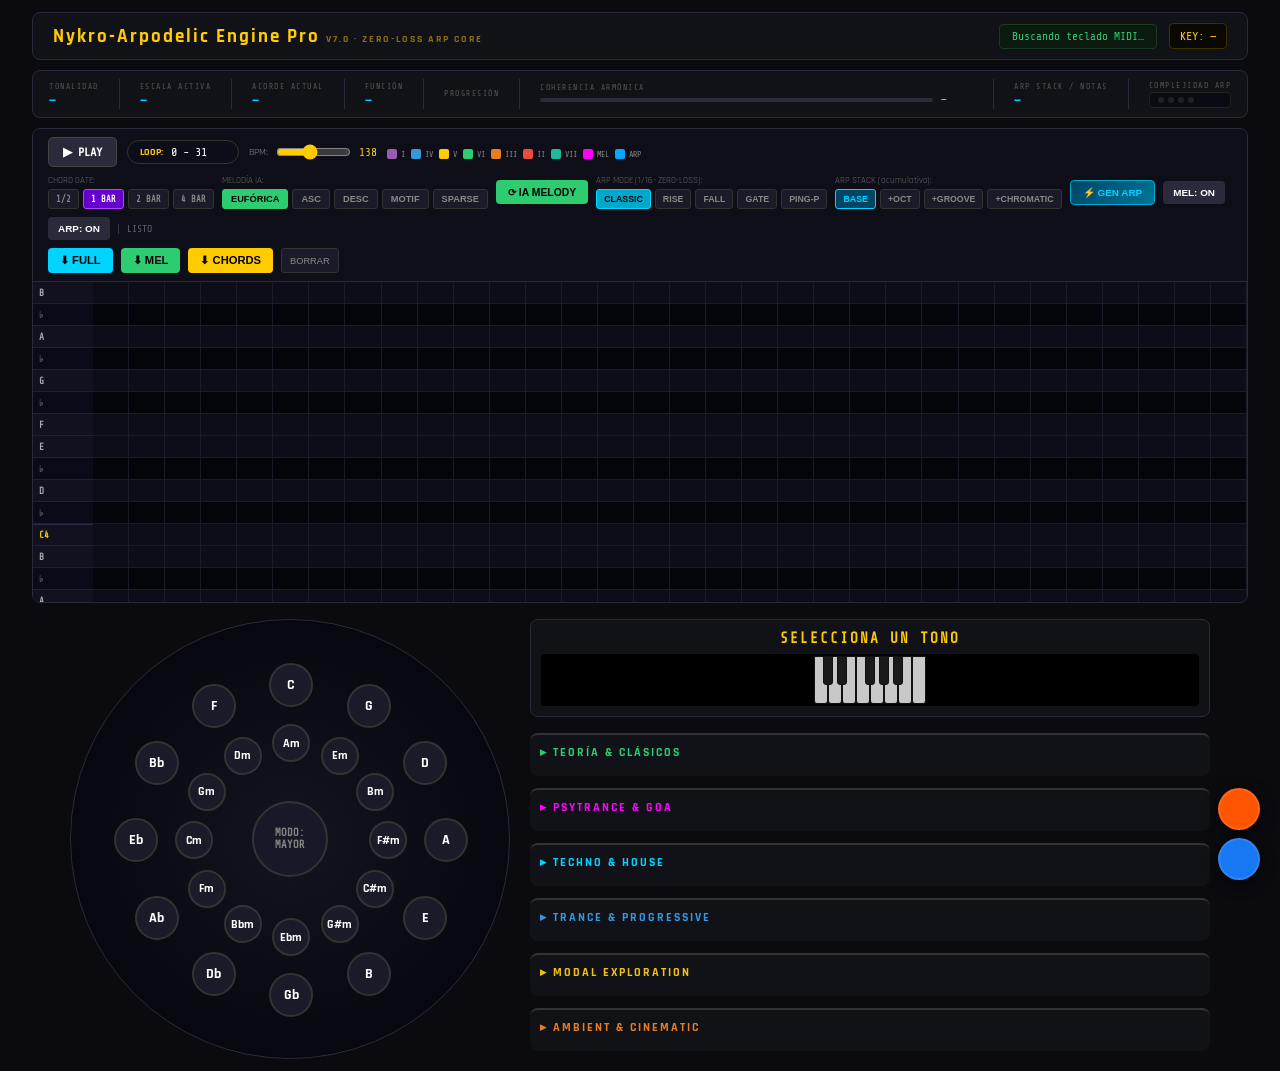
<file: quintas and QandR.html>
<!DOCTYPE html>
<html lang="es">
<head>
<meta charset="UTF-8">
<meta name="viewport" content="width=device-width, initial-scale=1.0">
<title>Nykro-Arpodelic Engine Pro v7.0</title>
<style>
@import url('https://fonts.googleapis.com/css2?family=Share+Tech+Mono&family=Rajdhani:wght@400;600;700&display=swap');
:root {
  --gold:#ffcc00; --cyan:#00d4ff; --green:#2ecc71; --magenta:#ff00ff;
  --red:#e74c3c; --bg:#0a0a0f; --bg2:#111118; --bg3:#1a1a24;
  --border:#2a2a3a; --text:#d0d0e0; --text-dim:#888;
  --purple:#9b59b6; --orange:#e67e22;
}
*{box-sizing:border-box}
body{font-family:'Rajdhani',sans-serif;background:var(--bg);color:var(--text);display:flex;flex-direction:column;align-items:center;padding:12px;margin:0;min-height:100vh}
.main-header{display:flex;width:95vw;max-width:1700px;justify-content:space-between;align-items:center;margin-bottom:10px;background:var(--bg2);padding:10px 20px;border-radius:8px;border:1px solid var(--border)}
h1{color:var(--gold);margin:0;font-size:1.2rem;white-space:nowrap;letter-spacing:2px}
#status-midi{font-size:0.7rem;color:var(--green);padding:5px 12px;border-radius:4px;background:#0a1a0f;border:1px solid #1a3a1f;font-family:'Share Tech Mono',monospace}
#tonal-monitor{width:95vw;max-width:1700px;background:var(--bg2);border:1px solid var(--border);border-radius:8px;margin-bottom:10px;padding:8px 16px;display:flex;gap:20px;align-items:center;flex-wrap:wrap}
.tm-item{display:flex;flex-direction:column;gap:2px}
.tm-label{font-size:0.5rem;color:#555;letter-spacing:1.5px;text-transform:uppercase;font-family:'Share Tech Mono',monospace}
.tm-value{font-size:0.75rem;color:var(--cyan);font-family:'Share Tech Mono',monospace;font-weight:700}
.tm-divider{width:1px;height:30px;background:var(--border)}
#harmony-dots{display:flex;gap:4px;align-items:center}
.hdot{width:8px;height:8px;border-radius:50%;background:var(--border);transition:background 0.3s}
.hdot.active{background:var(--gold)}
.hdot.playing{background:var(--green);box-shadow:0 0 8px var(--green)}
#coherence-bar-wrap{display:flex;align-items:center;gap:8px;flex:1;min-width:200px}
#coherence-bar{height:4px;border-radius:2px;background:var(--border);flex:1;overflow:hidden}
#coherence-fill{height:100%;background:linear-gradient(90deg,var(--red),var(--gold),var(--green));width:0%;transition:width 0.5s}
#coherence-pct{font-size:0.65rem;font-family:'Share Tech Mono',monospace;color:var(--gold);min-width:32px}
/* ARP STACK INDICATOR */
#arp-stack-indicator{display:flex;gap:4px;align-items:center;padding:4px 8px;background:#0a0a14;border:1px solid #222;border-radius:4px}
.stack-dot{width:6px;height:6px;border-radius:50%;background:#222;transition:background 0.2s}
.stack-dot.active{background:var(--cyan)}
#sequencer-container{width:95vw;max-width:1700px;background:var(--bg2);border:1px solid var(--border);border-radius:8px;margin-bottom:16px;overflow:hidden;display:flex;flex-direction:column}
.seq-header{background:#0e0e18;padding:8px 15px;display:flex;justify-content:space-between;align-items:center;border-bottom:1px solid var(--border);flex-wrap:wrap;gap:8px}
#midi-grid-scroll{width:100%;background:#060610;cursor:crosshair;position:relative;overflow-y:auto;max-height:320px;scrollbar-width:thin;scrollbar-color:#333 #0a0a14}
#midi-grid-scroll::-webkit-scrollbar{width:6px}
#midi-grid-scroll::-webkit-scrollbar-track{background:#0a0a14}
#midi-grid-scroll::-webkit-scrollbar-thumb{background:#2a2a44;border-radius:3px}
#midi-grid{display:grid;grid-template-columns:60px repeat(32,1fr);grid-auto-rows:22px;position:relative;user-select:none;min-width:100%}
.grid-cell.playing-now{background:rgba(255,204,0,0.35)!important;z-index:1;border-left:2px solid var(--gold)}
.grid-cell.out-of-loop{opacity:0.08;background:#000!important}
.grid-cell.in-loop{background:#0d0d1a}
.note-label{font-size:0.58rem;color:#aaa;display:flex;align-items:center;padding-left:6px;background:#111120;border-bottom:1px solid #222;position:sticky;left:0;z-index:20;font-weight:bold;font-family:'Share Tech Mono',monospace;height:22px;min-height:22px}
.note-label.black-key{background:#0a0a18;color:#666}
.note-label.octave-marker{border-top:1px solid #2a2a44;color:var(--gold)}
.grid-cell{border-right:1px solid #1a1a28;border-bottom:1px solid #1a1a28;position:relative;transition:background 0.08s;height:22px;min-height:22px}
.grid-cell.black-key-row{background:rgba(0,0,0,0.3)}
.midi-block{position:absolute;height:85%;top:7.5%;border-radius:3px;z-index:5;pointer-events:none;border:1px solid rgba(255,255,255,0.2)}
.midi-block.chord-I    {background:#9b59b6}
.midi-block.chord-II   {background:#e74c3c}
.midi-block.chord-III  {background:#e67e22}
.midi-block.chord-IV   {background:#3498db}
.midi-block.chord-V    {background:#ffcc00}
.midi-block.chord-VI   {background:#2ecc71}
.midi-block.chord-VII  {background:#1abc9c}
.midi-block.chord-misc {background:#00d4ff}
.midi-block.melody     {background:#ff00ff}
.midi-block.melody.muted{opacity:0.15;filter:grayscale(1)}
/* ARP layers — different alpha per stack level */
.midi-block.arp        {background:#00a8ff;border-color:rgba(255,255,255,0.4)}
.midi-block.arp.muted  {opacity:0.12}
.midi-block.arp.stack1 {background:#00d4ff}
.midi-block.arp.stack2 {background:#aa00ff}
.midi-block.arp.stack3 {background:#ff6600}
#circle-wrapper{position:relative;width:440px;height:440px;background:radial-gradient(circle,#141420 0%,#07070f 70%);border-radius:50%;border:1px solid var(--border);flex-shrink:0}
.note{position:absolute;width:44px;height:44px;margin-left:-22px;margin-top:-22px;display:flex;align-items:center;justify-content:center;background:#1a1a28;border:2px solid #333;border-radius:50%;cursor:pointer;font-weight:700;transition:all 0.28s;z-index:2;color:#fff;font-size:0.85rem}
.note.minor{width:38px;height:38px;margin-left:-19px;margin-top:-19px;font-size:0.72rem}
.note.active{background:var(--gold);color:#000;border-color:#fff;transform:scale(1.2);z-index:10}
.note.active-minor{background:var(--magenta)!important;color:#fff!important;border-color:#fff;transform:scale(1.2);z-index:10}
.note.neighbor{border-color:var(--green);color:var(--green);background:#0a2018}
.note.playing-note{background:var(--green);color:#000}
#mode-toggle-btn{position:absolute;top:50%;left:50%;transform:translate(-50%,-50%);width:76px;height:76px;border-radius:50%;border:2px solid #333;background:#181828;color:#888;cursor:pointer;font-weight:700;font-size:0.65rem;z-index:15;transition:all 0.3s;display:flex;align-items:center;justify-content:center;text-align:center;font-family:'Share Tech Mono',monospace}
#mode-toggle-btn.minor-active{background:var(--magenta);color:#fff;border-color:#fff}
.container{display:flex;gap:20px;align-items:flex-start;justify-content:center;width:95vw;max-width:1700px}
#sidebar{display:flex;flex-direction:column;gap:12px;flex:1;max-width:680px}
#piano-container{background:var(--bg2);padding:10px;border-radius:8px;border:1px solid var(--border);margin-bottom:4px;display:flex;flex-direction:column;align-items:center;gap:8px}
#chord-name{font-size:0.9rem;color:var(--gold);font-weight:700;letter-spacing:2px;text-transform:uppercase;font-family:'Share Tech Mono',monospace}
.piano{display:flex;height:52px;background:#000;padding:2px;border-radius:4px;justify-content:center;width:100%}
.key{width:14px;height:100%;border:1px solid #111;background:#c8c8c8;border-radius:0 0 3px 3px}
.key.black{width:10px;height:60%;background:#1a1a1a;margin-left:-5px;margin-right:-5px;z-index:10}
.key.active{background:var(--gold)!important}
.key.chord-tone{background:var(--cyan)!important}
.suggestion-box{background:var(--bg2);padding:10px;border-radius:8px;max-height:185px;overflow-y:auto;border-top:2px solid #333;scrollbar-width:thin;scrollbar-color:#333 #111}
.box-title{font-weight:700;margin-bottom:6px;font-size:0.72rem;letter-spacing:2px;text-transform:uppercase}
.suggestion-item{display:flex;align-items:center;justify-content:space-between;margin-bottom:4px;padding:7px 8px;background:#13131f;border-radius:5px;border:1px solid #222;transition:border-color 0.2s}
.suggestion-item:hover{border-color:#444}
.info-prog{display:flex;flex-direction:column;gap:1px;flex:1;overflow:hidden}
.notes-display{font-size:0.58rem;color:#666;font-family:'Share Tech Mono',monospace}
.controls{display:flex;gap:4px}
.play-btn{background:#2a2a3a;color:#ccc;border:none;padding:4px 8px;border-radius:3px;cursor:pointer;font-weight:700;font-size:0.58rem}
.play-btn:hover{background:#3a3a4a}
.arp-btn{background:var(--gold);color:#000;border:none;padding:4px 8px;border-radius:3px;cursor:pointer;font-weight:700;font-size:0.58rem}
.gen-btn{background:var(--green);color:#000;border:none;padding:6px 12px;border-radius:4px;cursor:pointer;font-weight:700;font-size:0.65rem}
.mute-btn{background:#2a2a3a;color:white;border:none;padding:6px 10px;border-radius:4px;cursor:pointer;font-weight:700;font-size:0.62rem}
.mute-btn.active{background:var(--red)}
.btn-control{border:1px solid #333;padding:6px 12px;border-radius:4px;cursor:pointer;font-weight:700;font-size:0.62rem}
.download-btn{background:var(--cyan);color:#000;padding:6px 12px;border-radius:4px;cursor:pointer;font-weight:700;border:none;font-size:0.7rem}
.download-btn.melody-only{background:var(--green)}
.download-btn.chords-only{background:var(--gold)}
.play-seq-btn{background:#2a2a3a;color:white;border:1px solid #444;padding:7px 14px;border-radius:5px;cursor:pointer;font-weight:700;font-family:'Share Tech Mono',monospace;font-size:0.75rem}
.play-seq-btn.active{background:var(--green);color:#000;border-color:var(--green)}
.melody-mode-btn{background:#1a1a28;border:1px solid #333;color:#888;padding:4px 8px;border-radius:3px;cursor:pointer;font-size:0.58rem;font-weight:700}
.melody-mode-btn.active{background:var(--green);color:#000;border-color:var(--green)}
.arp-style-btn{background:#1a1a28;border:1px solid #333;color:#888;padding:4px 7px;border-radius:3px;cursor:pointer;font-size:0.55rem;font-weight:700}
.arp-style-btn.active{background:#00a8cc;color:#000;border-color:var(--cyan)}
.chord-dur-btn{background:#1a1a28;border:1px solid #333;color:#888;padding:4px 7px;border-radius:3px;cursor:pointer;font-size:0.55rem;font-weight:700;font-family:'Share Tech Mono',monospace}
.chord-dur-btn.active{background:#6600cc;color:#fff;border-color:#aa44ff}
/* STACK BUTTON */
.stack-btn{background:#1a1a28;border:1px solid #333;color:#888;padding:4px 7px;border-radius:3px;cursor:pointer;font-size:0.55rem;font-weight:700}
.stack-btn.active{background:#004466;color:var(--cyan);border-color:var(--cyan)}
.social-float{position:fixed;bottom:20px;right:20px;display:flex;flex-direction:column;gap:8px;z-index:1000;align-items:flex-end}
.social-btn{width:42px;height:42px;border-radius:50%;display:flex;align-items:center;justify-content:center;text-decoration:none;color:white;font-weight:bold;font-size:0.65rem;transition:all 0.3s;box-shadow:0 4px 15px rgba(0,0,0,0.5);border:2px solid rgba(255,255,255,0.1);overflow:hidden;white-space:nowrap}
.social-btn:hover{width:120px;border-radius:22px;padding:0 14px}
.social-btn span{opacity:0;margin-left:6px;transition:opacity 0.2s;font-size:0.7rem}
.social-btn:hover span{opacity:1}
.fb{background:#1877F2}.sc{background:#ff5500}
#chord-legend{display:flex;gap:6px;flex-wrap:wrap;margin-top:4px}
.cl-item{display:flex;align-items:center;gap:4px;font-size:0.52rem;font-family:'Share Tech Mono',monospace;color:#888}
.cl-swatch{width:10px;height:10px;border-radius:2px}
</style>
</head>
<body>

<header class="main-header">
  <h1>Nykro-Arpodelic Engine Pro <span style="font-size:0.65rem;opacity:0.5">V7.0 · ZERO-LOSS ARP CORE</span></h1>
  <div style="display:flex;gap:12px;align-items:center">
    <div id="status-midi">Buscando teclado MIDI…</div>
    <div id="tonal-key-display" style="font-size:0.75rem;color:var(--gold);font-family:'Share Tech Mono',monospace;padding:5px 10px;background:#0a0800;border:1px solid #3a3000;border-radius:4px">KEY: —</div>
  </div>
</header>

<div id="tonal-monitor">
  <div class="tm-item">
    <div class="tm-label">Tonalidad</div>
    <div class="tm-value" id="tm-key">—</div>
  </div>
  <div class="tm-divider"></div>
  <div class="tm-item">
    <div class="tm-label">Escala activa</div>
    <div class="tm-value" id="tm-scale">—</div>
  </div>
  <div class="tm-divider"></div>
  <div class="tm-item">
    <div class="tm-label">Acorde actual</div>
    <div class="tm-value" id="tm-chord">—</div>
  </div>
  <div class="tm-divider"></div>
  <div class="tm-item">
    <div class="tm-label">Función</div>
    <div class="tm-value" id="tm-function">—</div>
  </div>
  <div class="tm-divider"></div>
  <div class="tm-item">
    <div class="tm-label">Progresión</div>
    <div id="harmony-dots"></div>
  </div>
  <div class="tm-divider"></div>
  <div class="tm-item" style="flex:1;min-width:180px">
    <div class="tm-label">Coherencia armónica</div>
    <div id="coherence-bar-wrap">
      <div id="coherence-bar"><div id="coherence-fill"></div></div>
      <div id="coherence-pct">—</div>
    </div>
  </div>
  <div class="tm-divider"></div>
  <div class="tm-item">
    <div class="tm-label">ARP Stack / Notas</div>
    <div class="tm-value" id="tm-arp-sync">—</div>
  </div>
  <div class="tm-divider"></div>
  <div class="tm-item">
    <div class="tm-label">Complejidad ARP</div>
    <div id="arp-stack-indicator">
      <div class="stack-dot" id="sd0"></div>
      <div class="stack-dot" id="sd1"></div>
      <div class="stack-dot" id="sd2"></div>
      <div class="stack-dot" id="sd3"></div>
    </div>
  </div>
</div>

<div class="social-float">
  <a href="https://soundcloud.com/nykronds" target="_blank" class="social-btn sc">☁<span>SoundCloud</span></a>
  <a href="https://www.facebook.com/nykrodelic" target="_blank" class="social-btn fb">f<span>Facebook</span></a>
</div>

<div id="sequencer-container">
  <div class="seq-header">
    <div style="display:flex;gap:10px;align-items:center;flex-wrap:wrap">
      <button id="play-seq-button" class="play-seq-btn" onclick="toggleSequencerPlay()">▶ PLAY</button>
      <div style="background:#0d0d1a;padding:4px 12px;border-radius:16px;border:1px solid #333;display:flex;align-items:center;gap:8px">
        <span style="font-size:0.6rem;color:var(--gold);font-weight:700">LOOP:</span>
        <span id="loop-range-display" style="font-size:0.75rem;font-family:'Share Tech Mono',monospace;color:#fff;min-width:55px">0 - 31</span>
      </div>
      <div style="display:flex;align-items:center;gap:6px">
        <span style="font-size:0.6rem;color:#888">BPM:</span>
        <input type="range" id="bpm-slider" min="60" max="240" value="138" oninput="updateBPM(this.value)" style="width:75px;accent-color:var(--gold)">
        <span id="bpm-val" style="font-size:0.7rem;color:var(--gold);font-family:'Share Tech Mono',monospace">138</span>
      </div>
      <div id="chord-legend">
        <div class="cl-item"><div class="cl-swatch" style="background:#9b59b6"></div>I</div>
        <div class="cl-item"><div class="cl-swatch" style="background:#3498db"></div>IV</div>
        <div class="cl-item"><div class="cl-swatch" style="background:#ffcc00"></div>V</div>
        <div class="cl-item"><div class="cl-swatch" style="background:#2ecc71"></div>VI</div>
        <div class="cl-item"><div class="cl-swatch" style="background:#e67e22"></div>III</div>
        <div class="cl-item"><div class="cl-swatch" style="background:#e74c3c"></div>II</div>
        <div class="cl-item"><div class="cl-swatch" style="background:#1abc9c"></div>VII</div>
        <div class="cl-item"><div class="cl-swatch" style="background:#ff00ff"></div>MEL</div>
        <div class="cl-item"><div class="cl-swatch" style="background:#00a8ff"></div>ARP</div>
      </div>
    </div>
    <div style="display:flex;gap:8px;align-items:center;flex-wrap:wrap">
      <div style="display:flex;flex-direction:column;gap:3px">
        <span style="font-size:0.55rem;color:#666">CHORD GATE:</span>
        <div style="display:flex;gap:4px">
          <button class="chord-dur-btn" id="cdur-2" onclick="setChordDuration(2,this)">1/2</button>
          <button class="chord-dur-btn active" id="cdur-4" onclick="setChordDuration(4,this)">1 BAR</button>
          <button class="chord-dur-btn" id="cdur-8" onclick="setChordDuration(8,this)">2 BAR</button>
          <button class="chord-dur-btn" id="cdur-16" onclick="setChordDuration(16,this)">4 BAR</button>
        </div>
      </div>
      <div style="display:flex;flex-direction:column;gap:3px">
        <span style="font-size:0.55rem;color:#666">MELODÍA IA:</span>
        <div style="display:flex;gap:4px">
          <button class="melody-mode-btn active" id="mel-btn-euphoric" onclick="setMelodyMode('euphoric',this)">EUFÓRICA</button>
          <button class="melody-mode-btn" id="mel-btn-ascending" onclick="setMelodyMode('ascending',this)">ASC</button>
          <button class="melody-mode-btn" id="mel-btn-descending" onclick="setMelodyMode('descending',this)">DESC</button>
          <button class="melody-mode-btn" id="mel-btn-motif" onclick="setMelodyMode('motif',this)">MOTIF</button>
          <button class="melody-mode-btn" id="mel-btn-sparse" onclick="setMelodyMode('sparse',this)">SPARSE</button>
        </div>
      </div>
      <button class="gen-btn" onclick="generateTrancemelody()">⟳ IA MELODY</button>
      <div style="display:flex;flex-direction:column;gap:3px">
        <span style="font-size:0.55rem;color:#666">ARP MODE (1/16 · ZERO-LOSS):</span>
        <div style="display:flex;gap:4px">
          <button class="arp-style-btn active" id="arp-btn-classic" onclick="setArpStyle('classic',this)">CLASSIC</button>
          <button class="arp-style-btn" id="arp-btn-rise" onclick="setArpStyle('rise',this)">RISE</button>
          <button class="arp-style-btn" id="arp-btn-fall" onclick="setArpStyle('fall',this)">FALL</button>
          <button class="arp-style-btn" id="arp-btn-gate" onclick="setArpStyle('gate',this)">GATE</button>
          <button class="arp-style-btn" id="arp-btn-ping" onclick="setArpStyle('ping',this)">PING-P</button>
        </div>
      </div>
      <div style="display:flex;flex-direction:column;gap:3px">
        <span style="font-size:0.55rem;color:#666">ARP STACK (acumulativo):</span>
        <div style="display:flex;gap:4px">
          <button class="stack-btn active" id="stack-btn-0" onclick="setArpStack(0,this)">BASE</button>
          <button class="stack-btn" id="stack-btn-1" onclick="setArpStack(1,this)">+OCT</button>
          <button class="stack-btn" id="stack-btn-2" onclick="setArpStack(2,this)">+GROOVE</button>
          <button class="stack-btn" id="stack-btn-3" onclick="setArpStack(3,this)">+CHROMATIC</button>
        </div>
      </div>
      <button class="btn-control" onclick="generarArpTrance()" style="background:linear-gradient(135deg,#004466,#007799);border-color:#00a8cc;color:#00d4ff">⚡ GEN ARP</button>
      <button id="melody-mute-btn" class="mute-btn" onclick="toggleMelodyMute()">MEL: ON</button>
      <button id="arp-mute-btn" class="mute-btn" onclick="toggleArpMute()">ARP: ON</button>
      <span id="melody-info" style="font-size:0.6rem;color:#666;font-family:'Share Tech Mono',monospace;border-left:1px solid #333;padding-left:8px">LISTO</span>
    </div>
    <div style="display:flex;gap:8px">
      <button class="download-btn" onclick="exportToMidiFile('all')">⬇ FULL</button>
      <button class="download-btn melody-only" onclick="exportToMidiFile('melody')">⬇ MEL</button>
      <button class="download-btn chords-only" onclick="exportToMidiFile('chords')">⬇ CHORDS</button>
      <button onclick="clearSequencer()" style="background:#1a1a28;color:#888;border:1px solid #333;cursor:pointer;font-size:0.58rem;padding:4px 8px;border-radius:3px">BORRAR</button>
    </div>
  </div>
  <div id="midi-grid-scroll"><div id="midi-grid"></div></div>
</div>

<div class="container">
  <div id="circle-wrapper">
    <button id="mode-toggle-btn" onclick="toggleMidiMode()">MODO:<br>MAYOR</button>
  </div>
  <div id="sidebar">
    <div id="piano-container">
      <div id="chord-name">SELECCIONA UN TONO</div>
      <div class="piano" id="piano"></div>
    </div>
    <div class="suggestion-box">
      <div class="box-title" style="color:var(--green)">▸ TEORÍA &amp; CLÁSICOS</div>
      <div id="suggestion-list"></div>
    </div>
    <div class="suggestion-box">
      <div class="box-title" style="color:var(--magenta)">▸ PSYTRANCE &amp; GOA</div>
      <div id="psy-list"></div>
    </div>
    <div class="suggestion-box">
      <div class="box-title" style="color:var(--cyan)">▸ TECHNO &amp; HOUSE</div>
      <div id="techno-list"></div>
    </div>
    <div class="suggestion-box">
      <div class="box-title" style="color:#3498db">▸ TRANCE &amp; PROGRESSIVE</div>
      <div id="trance-list"></div>
    </div>
    <div class="suggestion-box">
      <div class="box-title" style="color:#f1c40f">▸ MODAL EXPLORATION</div>
      <div id="modes-list"></div>
    </div>
    <div class="suggestion-box">
      <div class="box-title" style="color:#e67e22">▸ AMBIENT &amp; CINEMATIC</div>
      <div id="ambient-list"></div>
    </div>
  </div>
</div>

<script>
// ═══════════════════════════════════════════════════
// CONSTANTS
// ═══════════════════════════════════════════════════
const VISIBLE_ROWS = 36;
const notes   = ['C','C#','D','D#','E','F','F#','G','G#','A','A#','B'];
const freqs   = {C:261.63,'C#':277.18,D:293.66,'D#':311.13,E:329.63,F:349.23,'F#':369.99,G:392.00,'G#':415.30,A:440.00,'A#':466.16,B:493.88};
const midiMap = {C:60,'C#':61,D:62,'D#':63,E:64,F:65,'F#':66,G:67,'G#':68,A:69,'A#':70,B:71};
const majors  = ['C','G','D','A','E','B','Gb','Db','Ab','Eb','Bb','F'];
const minors  = ['Am','Em','Bm','F#m','C#m','G#m','Ebm','Bbm','Fm','Cm','Gm','Dm'];
const TOTAL_STEPS = 32;
const GRID_OCTAVES = [5,4,3];
const CHROMATIC_ORDER = ['B','A#','A','G#','G','F#','F','E','D#','D','C#','C'];
const MAJOR_SCALE_INTERVALS  = [0,2,4,5,7,9,11];
const MINOR_SCALE_INTERVALS  = [0,2,3,5,7,8,10];
const HARM_MINOR_INTERVALS   = [0,2,3,5,7,8,11];
const PHRYGIAN_DOM_INTERVALS = [0,1,4,5,7,8,10];
const DEGREE_COLORS = ['chord-I','chord-II','chord-III','chord-IV','chord-V','chord-VI','chord-VII'];

// ═══════════════════════════════════════════════════
// UNIFIED TONAL STATE
// ═══════════════════════════════════════════════════
const TONAL = {
  root:'C', isMinor:false, mode:'major',
  scaleIntervals:MAJOR_SCALE_INTERVALS, rootIdx:0,
  scaleNotes:[], semitoneScale:[],

  update(rootNote, isMin, forceMode) {
    this.root = rootNote.replace('m','').replace('Gb','F#').replace('Db','C#')
                .replace('Ab','G#').replace('Eb','D#').replace('Bb','A#');
    this.isMinor = isMin;
    this.rootIdx = notes.indexOf(this.root) >= 0 ? notes.indexOf(this.root) : 0;
    this.mode = forceMode || (isMin ? 'minor' : 'major');
    this.scaleIntervals = {major:MAJOR_SCALE_INTERVALS, minor:MINOR_SCALE_INTERVALS,
      harmonic:HARM_MINOR_INTERVALS, phrygian_dom:PHRYGIAN_DOM_INTERVALS}[this.mode]||MAJOR_SCALE_INTERVALS;
    this.scaleNotes = this.scaleIntervals.map(i => notes[(this.rootIdx + i) % 12]);
    this.semitoneScale = this.scaleIntervals;
    updateTonalMonitor();
  },

  inScale(noteName) {
    const clean = noteName.replace(/\d/g,'');
    return this.scaleNotes.includes(clean);
  },

  // Snap a semitone to the nearest scale semitone within the same octave range
  snapToScale(semi) {
    const oct = Math.floor(semi / 12);
    const pitch = semi % 12;
    let best = -1, bestDist = 99;
    this.scaleIntervals.forEach(iv => {
      const candidate = (this.rootIdx + iv) % 12;
      const dist = Math.min(Math.abs(candidate - pitch), 12 - Math.abs(candidate - pitch));
      if(dist < bestDist) { bestDist = dist; best = candidate; }
    });
    return oct * 12 + best;
  },

  getScalePool(octLow=3, octHigh=5) {
    const pool = [];
    for(let oct = octLow; oct <= octHigh; oct++) {
      this.scaleIntervals.forEach(interval => {
        const ni = (this.rootIdx + interval) % 12;
        pool.push({ name: notes[ni], octave: oct, semitone: oct * 12 + ni });
      });
    }
    return pool.sort((a,b) => a.semitone - b.semitone);
  },

  getDegree(noteName) {
    const clean = noteName.replace(/\d/g,'');
    const ni = notes.indexOf(clean);
    if(ni < 0) return -1;
    const offset = (ni - this.rootIdx + 12) % 12;
    return this.scaleIntervals.indexOf(offset);
  }
};

// ═══════════════════════════════════════════════════
// SEQUENCER STATE
// ═══════════════════════════════════════════════════
let currentSequence    = [];
let currentRootForGrid = 'C';
let isPlayingSeq       = false;
let seqInterval        = null;
let currentStep        = 0;
let currentBPM         = 138;
let activeTimeouts     = [];
let loopStart          = 0;
let loopEnd            = 31;
let isDraggingLoop     = false;
let onlyMinorsMode     = false;
let isMelodyMuted      = false;
let isArpMuted         = false;
let melodyMode         = 'euphoric';
let arpStyle           = 'classic';
let arpStackLevel      = 0; // 0=BASE, 1=+OCT, 2=+GROOVE, 3=+CHROMATIC
let currentPresetSteps = null;
let chordDurationSteps = 4;

// ═══════════════════════════════════════════════════
// TONAL MONITOR UI
// ═══════════════════════════════════════════════════
function updateTonalMonitor() {
  document.getElementById('tm-key').textContent   = TONAL.root + (TONAL.isMinor?'m':'') + ' ' + TONAL.mode.toUpperCase();
  document.getElementById('tm-scale').textContent = TONAL.scaleNotes.join(' ');
  document.getElementById('tonal-key-display').textContent = 'KEY: ' + TONAL.root + (TONAL.isMinor?'m':'');
  const dotsEl = document.getElementById('harmony-dots');
  dotsEl.innerHTML = '';
  if(currentPresetSteps) {
    currentPresetSteps.slice(0,8).forEach(s => {
      const d = document.createElement('div');
      d.className = 'hdot active';
      d.title = s.n + (s.min?'m':'');
      dotsEl.appendChild(d);
    });
  }
  // Stack indicator
  for(let i=0;i<4;i++) {
    const el = document.getElementById('sd'+i);
    if(el) el.className = 'stack-dot' + (i <= arpStackLevel ? ' active' : '');
  }
  computeCoherence();
}

function updatePlayingDot(idx) {
  document.querySelectorAll('.hdot').forEach((d,i) => {
    d.classList.toggle('playing', i===idx);
  });
}

function computeCoherence() {
  if(!currentSequence.length || !TONAL.scaleNotes.length) {
    document.getElementById('coherence-fill').style.width='0%';
    document.getElementById('coherence-pct').textContent='—';
    return;
  }
  let total=0, inScaleCount=0;
  currentSequence.forEach(item => {
    item.notes.forEach(n => {
      total++;
      if(TONAL.inScale(n)) inScaleCount++;
    });
  });
  const pct = total ? Math.round(inScaleCount/total*100) : 0;
  document.getElementById('coherence-fill').style.width=pct+'%';
  document.getElementById('coherence-pct').textContent=pct+'%';

  const arpItems = currentSequence.filter(i => i.isArp);
  if(arpItems.length) {
    const arpInScale = arpItems.filter(i => i.notes.every(n => TONAL.inScale(n))).length;
    const arpPct = Math.round(arpInScale/arpItems.length*100);
    document.getElementById('tm-arp-sync').textContent =
      arpPct+'% · '+arpItems.length+' notas · stack:'+arpStackLevel;
  } else {
    document.getElementById('tm-arp-sync').textContent = '—';
  }
}

// ═══════════════════════════════════════════════════
// CHORD BLOCK LOOKUP — reads the piano roll directly
// ═══════════════════════════════════════════════════
// Returns sorted semitones of the chord active at a given global step.
// This is the GROUND TRUTH that both ARP and melody must reference.
function getChordSemitonesAtStep(step) {
  const block = currentSequence
    .filter(i => i.isChordBlock && !i.isMelody)
    .find(i => step >= i.step && step < i.step + (i.duration || 1));
  if(!block) return null;
  return block.notes.map(n => {
    const m = n.match(/^([A-G]#?)(\d)$/);
    if(m) return parseInt(m[2])*12 + notes.indexOf(m[1]);
    return 60;
  }).sort((a,b)=>a-b);
}

// ═══════════════════════════════════════════════════
// CHORD CONSTRUCTION + VOICE LEADING
// ═══════════════════════════════════════════════════
function getChordNotes(root, isMinor, type) {
  let r = root.replace('m','').replace('Gb','F#').replace('Db','C#')
              .replace('Ab','G#').replace('Eb','D#').replace('Bb','A#');
  let rootIdx = notes.indexOf(r); if(rootIdx<0) rootIdx=0;
  let intervals = isMinor ? [0,3,7] : [0,4,7];
  if(type==='phrygian')  intervals=[0,1,7];
  if(type==='sus2')      intervals=[0,2,7];
  if(type==='sus4')      intervals=[0,5,7];
  if(type==='dim')       intervals=[0,3,6];
  if(type==='aug')       intervals=[0,4,8];
  if(type==='maj7')      intervals=[0,4,7,11];
  if(type==='min7')      intervals=[0,3,7,10];
  if(type==='dom7')      intervals=[0,4,7,10];
  if(type==='dim7')      intervals=[0,3,6,9];
  if(type==='half-dim')  intervals=[0,3,6,10];
  if(type==='add9')      intervals=[0,4,7,2];
  if(type==='minmaj7')   intervals=[0,3,7,11];
  return intervals.map(v => {
    const idx=(rootIdx+v)%12;
    return (rootIdx+v)<12 ? notes[idx] : notes[idx]+'2';
  });
}

function voiceLead(chordNotes, prevSemitones) {
  const toSemi = n => {
    const clean=n.replace('2',''); const idx=notes.indexOf(clean);
    return idx>=0 ? 48+idx : 60;
  };
  const candidates = chordNotes.map(n=>{
    const base=toSemi(n);
    return [base-12,base,base+12,base+24].filter(s=>s>=36&&s<=84);
  });
  if(!prevSemitones||!prevSemitones.length) return candidates.map(c=>c.find(s=>s>=48)||c[0]);
  const prevMid=prevSemitones.reduce((a,b)=>a+b,0)/prevSemitones.length;
  const result=[]; let lastPicked=-999;
  candidates.forEach((opts,i)=>{
    const target=prevSemitones[i]!==undefined?prevSemitones[i]:prevMid;
    let best=opts.reduce((a,b)=>Math.abs(b-target)<Math.abs(a-target)?b:a);
    if(best<lastPicked){ best=opts.find(s=>s>=lastPicked)||best+12; best=Math.min(best,84); }
    result.push(best); lastPicked=best;
  });
  return result;
}

function semitoneToNoteName(semi) {
  return notes[semi%12] + Math.floor(semi/12);
}

// ═══════════════════════════════════════════════════
// SCALE HELPERS
// ═══════════════════════════════════════════════════
const MAJOR_DEGREE_QUALITIES=[{min:false},{min:true},{min:true},{min:false},{min:false},{min:true},{type:'dim'}];
const MINOR_DEGREE_QUALITIES=[{min:true},{type:'dim'},{min:false},{min:true},{min:true},{min:false},{min:false}];
const HARM_MINOR_DEGREE_QUALITIES=[{min:true},{type:'dim'},{min:false,type:'aug'},{min:true},{min:false},{min:false},{type:'dim'}];

function scaleDeg(degree, rootIdx, mode, overrideType) {
  const deg=((degree-1)%7+7)%7;
  let scaleIntervals, qualities;
  if(mode==='harmonic'){scaleIntervals=HARM_MINOR_INTERVALS;qualities=HARM_MINOR_DEGREE_QUALITIES;}
  else if(mode==='phrygian_dom'){
    scaleIntervals=PHRYGIAN_DOM_INTERVALS;
    qualities=[{min:false},{min:false},{min:false},{min:true},{type:'dim'},{min:false},{min:true}];
  } else if(mode==='minor'){scaleIntervals=MINOR_SCALE_INTERVALS;qualities=MINOR_DEGREE_QUALITIES;}
  else{scaleIntervals=MAJOR_SCALE_INTERVALS;qualities=MAJOR_DEGREE_QUALITIES;}
  const interval=scaleIntervals[deg];
  const noteName=notes[(rootIdx+interval)%12];
  const q=qualities[deg];
  if(overrideType) return{n:noteName,min:q.min||false,type:overrideType,degree:deg};
  if(q.type) return{n:noteName,min:false,type:q.type,degree:deg};
  return{n:noteName,min:q.min,degree:deg};
}

function makeScaleBuilder(cleanRoot, isMinor, forceMode) {
  const rootIdx=notes.indexOf(cleanRoot)>=0?notes.indexOf(cleanRoot):0;
  const mode=forceMode||(isMinor?'minor':'major');
  return (degree,overrideType)=>scaleDeg(degree,rootIdx,mode,overrideType);
}

// ═══════════════════════════════════════════════════
// CHORD LOADER WITH VOICE LEADING
// ═══════════════════════════════════════════════════
function loadChordsSmooth(progression, totalSteps) {
  currentSequence=currentSequence.filter(i=>i.isMelody);
  currentPresetSteps=progression;
  const stepsPerChord=Math.max(chordDurationSteps,Math.floor(totalSteps/progression.length));
  let prevSemis=null;

  progression.forEach((step,i)=>{
    const rawNotes=getChordNotes(step.n,step.min,step.type);
    const semitones=voiceLead(rawNotes,prevSemis);
    prevSemis=semitones;
    const namedNotes=semitones.map(semitoneToNoteName);
    const chordStep=loopStart+i*stepsPerChord;
    if(chordStep>loopEnd) return;
    const actualDur=Math.min(stepsPerChord,loopEnd-chordStep+1);
    const degreeIdx=step.degree!==undefined?step.degree:i%7;
    const colorClass=DEGREE_COLORS[degreeIdx]||'chord-misc';
    currentSequence.push({
      step:chordStep, notes:namedNotes, duration:actualDur,
      isSuggested:true, isMelody:false, isChordBlock:true,
      colorClass, chordLabel:step.n+(step.min?'m':'')+(step.type?'/'+step.type:'')
    });
  });

  updateTonalMonitor();
  drawSequenceOnGrid();
}

// ═══════════════════════════════════════════════════
// ▶▶▶ RULE 1: ZERO-LOSS ARP GENERATOR ◀◀◀
// Reads chord tones directly from the piano roll.
// Applies mathematical transformations: RISE / FALL /
// PING-P / GATE / CLASSIC — NO notes created from scratch.
// ═══════════════════════════════════════════════════
function generarArpTrance() {
  // Remove previous ARP notes only (preserve melody + chords)
  currentSequence = currentSequence.filter(item => !item.isArp);

  const totalSteps = Math.abs(loopEnd - loopStart) + 1;

  // If no chord progression loaded yet, build default and load it
  if(!currentPresetSteps || !currentPresetSteps.length) {
    const getN = off => notes[(TONAL.rootIdx+off)%12];
    const prog = TONAL.isMinor
      ? [{n:TONAL.root,min:true,degree:0},{n:getN(8),min:false,degree:3},{n:getN(3),min:true,degree:4},{n:getN(10),min:false,degree:5}]
      : [{n:TONAL.root,min:false,degree:0},{n:getN(9),min:true,degree:5},{n:getN(5),min:false,degree:3},{n:getN(7),min:false,degree:4}];
    currentPresetSteps=prog;
    loadChordsSmooth(prog,totalSteps);
  }

  // CRITICAL INVARIANT: ensure there are chord blocks to read from
  const chordBlocks = currentSequence.filter(i=>i.isChordBlock);
  if(!chordBlocks.length) {
    document.getElementById('melody-info').textContent='ERROR: No hay acordes en el piano roll. Carga una progresión primero.';
    return;
  }

  let totalArpNotes = 0;

  for(let gs = loopStart; gs <= loopEnd; gs++) {
    // ── RULE 1: Read chord tones from sequencer at this exact step
    const chordSemis = getChordSemitonesAtStep(gs); // sorted ascending
    if(!chordSemis || !chordSemis.length) continue; // no chord → no arp (silence is correct)

    // ── RULE 2: Apply stack modifications (additive, NOT destructive)
    const expandedSemis = applyArpStack(chordSemis, gs);

    // ── RULE 3: Apply style pattern — determines which tone at each 1/16 step
    const patStep = (gs - loopStart) % 16;
    const notesToPlay = applyArpStyle(expandedSemis, patStep);

    notesToPlay.forEach(semi => {
      if(semi === null) return; // GATE silences represented as null
      const clamped = Math.max(36, Math.min(84, semi));
      currentSequence.push({
        step: gs, notes: [semitoneToNoteName(clamped)],
        duration: 1, isMelody: false, isSuggested: true, isArp: true,
        velocity: computeVelocityGroove(gs, patStep, arpStackLevel),
        stackClass: 'stack'+Math.min(arpStackLevel,3)
      });
      totalArpNotes++;
    });
  }

  computeCoherence();
  drawSequenceOnGrid();
  document.getElementById('melody-info').textContent =
    'ARP ' + arpStyle.toUpperCase() + ' · stack:' + arpStackLevel +
    ' · ' + totalArpNotes + ' notas · ' + TONAL.root + (TONAL.isMinor?'m':'') + ' [zero-loss]';
}

// ── RULE 2: ADDITIVE STACK TRANSFORMATIONS ──────────────────
// Each level ADDS behavior without removing previous behavior.
// Level 0 = base chord tones only
// Level 1 = + octave doubles on downbeats
// Level 2 = + groove velocity + syncopation positions
// Level 3 = + scale-snapped chromatic approach notes
function applyArpStack(sortedSemis, globalStep) {
  const expanded = [...sortedSemis]; // always start with original chord tones

  if(arpStackLevel >= 1) {
    // Add octave doubles: every chord root note gets an octave-up version
    const rootSemi = sortedSemis[0];
    expanded.push(rootSemi + 12);
  }

  if(arpStackLevel >= 2) {
    // Add the 5th an octave up for rhythmic emphasis
    if(sortedSemis.length >= 3) {
      expanded.push(sortedSemis[2] + 12);
    }
  }

  if(arpStackLevel >= 3) {
    // Add chromatic approach note below root — snapped to scale
    const approachRaw = sortedSemis[0] - 1;
    const approachSnapped = TONAL.snapToScale(approachRaw);
    if(!expanded.includes(approachSnapped)) expanded.push(approachSnapped);
  }

  return expanded.sort((a,b)=>a-b);
}

// ── RULE 1 CORE: ARP STYLE PATTERN FUNCTIONS ──────────────────
// Returns an array of semitones to play at this 1/16 step.
// NEVER returns empty on base mode. null = intentional GATE silence.
function applyArpStyle(sortedSemis, patStep) {
  const n = sortedSemis.length;
  if(!n) return [];

  switch(arpStyle) {
    case 'rise': {
      // Ascending order, cycling through all chord tones + octave
      const allNotes = [...sortedSemis, sortedSemis[0]+12];
      const idx = patStep % allNotes.length;
      return [allNotes[idx]];
    }

    case 'fall': {
      // Descending order
      const allNotes = [sortedSemis[0]+12, ...sortedSemis].reverse();
      const idx = patStep % allNotes.length;
      return [allNotes[idx]];
    }

    case 'ping': {
      // Ping-pong: 0,1,2,1,0,1,2... no repeated extremes mid-bounce
      const allNotes = [...sortedSemis];
      const period = (allNotes.length - 1) * 2;
      let pos = patStep % Math.max(period, 1);
      if(pos >= allNotes.length) pos = period - pos;
      pos = Math.max(0, Math.min(pos, allNotes.length-1));
      return [allNotes[pos]];
    }

    case 'gate': {
      // All chord tones simultaneously, but every other 1/16 is silenced (50% duty cycle)
      if(patStep % 2 === 1) return [null]; // silent pulse
      return sortedSemis; // full chord on even pulses
    }

    case 'classic':
    default: {
      // Root → 5th → root+oct → 3rd → root → 5th+oct → root → 3rd
      const seq = [0, Math.min(2,n-1), 0, Math.min(1,n-1), 0, Math.min(2,n-1), 0, Math.min(1,n-1)];
      const octSeq = [0,0,1,0,0,1,0,0];
      const idx = patStep % seq.length;
      return [sortedSemis[seq[idx]] + octSeq[idx]*12];
    }
  }
}

// ── RULE 2: Groove velocity per stack level ─────────────────
function computeVelocityGroove(globalStep, patStep, stackLevel) {
  // Base velocity grid (16-step accents: downbeat, off-beat, weak)
  const baseGrid = [1.0, 0.5, 0.75, 0.5, 0.9, 0.5, 0.7, 0.45,
                    0.95, 0.5, 0.75, 0.5, 0.85, 0.5, 0.7, 0.4];
  let vel = baseGrid[patStep % 16];

  if(stackLevel >= 2) {
    // Add groove: boost 2nd and 4th beats (1/16 positions 4, 12)
    if(patStep === 4 || patStep === 12) vel = Math.min(1.0, vel + 0.15);
    // Slight swing on 8th-note off-beats
    if([2,6,10,14].includes(patStep)) vel = Math.min(1.0, vel + 0.08);
  }

  if(stackLevel >= 3) {
    // Approach note gets quieter velocity
    vel *= 0.85;
  }

  return Math.round(vel * 100) / 100;
}

// ═══════════════════════════════════════════════════
// ▶▶▶ RULE 3: MELODÍA IA — Chord-Aware & Preset-Aware ◀◀◀
// Melody adapts intervals based on preset character:
// Dark/technical → minor 2nds & tritones
// Euphoric/uplifting → perfect 4ths, 5ths, octaves
// All notes restricted to TONAL.scaleNotes
// Downbeats ALWAYS anchor to active chord tone
// ═══════════════════════════════════════════════════
function generateTrancemelody() {
  currentSequence = currentSequence.filter(item => !item.isMelody);
  const totalSteps = Math.abs(loopEnd - loopStart) + 1;

  // Detect preset character from active progression label
  const presetChar = detectPresetCharacter();
  const scalePool = TONAL.getScalePool(3,5);

  // Choose interval palette based on character (RULE 3)
  // dark/technical: small intervals (semitones 1-3)
  // euphoric/uplifting: large intervals (5,7,12)
  const INTERVAL_PALETTES = {
    dark:    { leaps:[1,2,3,-1,-2,-3,6,-6], step:[-1,1,-2,2], skipChance:0.3 },
    euphoric:{ leaps:[7,5,12,-7,-5,-12,4,-4], step:[-2,-1,1,2], skipChance:0.20 },
    neutral: { leaps:[5,4,3,-4,-3,7,-7], step:[-1,1,-2,2], skipChance:0.25 }
  };
  const palette = INTERVAL_PALETTES[presetChar] || INTERVAL_PALETTES.neutral;

  function nearestInPool(semi) {
    return scalePool.reduce((b,c)=>Math.abs(c.semitone-semi)<Math.abs(b.semitone-semi)?c:b);
  }

  function pickMelodyNote(cur, step, direction, forceChordTone) {
    if(!cur) return scalePool[Math.floor(scalePool.length/2)];
    const curSemi = cur.semitone;

    // RULE 3 CRITICAL: on downbeats (step%4===0), anchor to active chord tone
    if(forceChordTone) {
      const cs = getChordSemitonesAtStep(loopStart + step);
      if(cs && cs.length) {
        // Closest chord semitone to current melody position
        const closestCS = cs.reduce((b,s)=>Math.abs(s-curSemi)<Math.abs(b-curSemi)?s:b);
        return nearestInPool(closestCS);
      }
    }

    const r = Math.random();
    if(r < 0.30) {
      const leap = palette.leaps[Math.floor(Math.random()*palette.leaps.length)];
      return nearestInPool(curSemi + leap);
    } else if(r < 0.60) {
      const dir = direction==='up'?1:direction==='down'?-1:(Math.random()<0.5?1:-1);
      const stepIv = palette.step[Math.floor(Math.random()*palette.step.length)];
      return nearestInPool(curSemi + stepIv * dir);
    } else {
      // Chord tone approach (read live from piano roll)
      const cs = getChordSemitonesAtStep(loopStart + step);
      const pool = cs && cs.length ? cs.map(s=>nearestInPool(s)) : scalePool;
      return pool.reduce((b,c)=>Math.abs(c.semitone-curSemi)<Math.abs(b.semitone-curSemi)?c:b);
    }
  }

  const rootNote4 = scalePool.find(p=>p.name===TONAL.root&&p.octave===4)||scalePool[Math.floor(scalePool.length/2)];
  const fifthName = notes[(TONAL.rootIdx+7)%12];
  const fifthNote4 = scalePool.find(p=>p.name===fifthName&&p.octave===4)||nearestInPool(rootNote4.semitone+7);
  const octNote   = scalePool.find(p=>p.name===TONAL.root&&p.octave===5)||nearestInPool(rootNote4.semitone+12);
  function nearestInPool(semi) { return scalePool.reduce((b,c)=>Math.abs(c.semitone-semi)<Math.abs(b.semitone-semi)?c:b); }

  const midPoint = Math.floor(totalSteps/2);
  const skipChance = {
    euphoric:palette.skipChance, ascending:0.25, descending:0.25, motif:0.35, sparse:0.55
  }[melodyMode] || palette.skipChance;

  let cur = rootNote4;

  // QUESTION phrase
  for(let s=0;s<midPoint;s++) {
    if(s>0 && Math.random()<skipChance) continue;
    const isDownbeat = (s%4===0);
    const dir = melodyMode==='descending'?'down':melodyMode==='ascending'?'up':'up';
    let chosen;
    if(melodyMode==='motif'&&s>=4) {
      const base = rootNote4.semitone + [0,7,5,3][s%4];
      chosen = nearestInPool(base+(Math.random()<0.3?12:0));
    } else {
      chosen = pickMelodyNote(cur, s, dir, isDownbeat&&s>0);
    }
    if(s===midPoint-1) chosen=fifthNote4;
    if(s===Math.floor(midPoint*0.75)) chosen=octNote;
    if(chosen){ addMelodyNote(chosen.name,chosen.octave,s,1); cur=chosen; }
  }

  // ANSWER phrase (resolution)
  cur = fifthNote4;
  for(let s=midPoint;s<totalSteps;s++) {
    if(s>midPoint && Math.random()<skipChance) continue;
    const isDownbeat=(s%4===0);
    const dir=melodyMode==='ascending'?'up':'down';
    let chosen;
    if(melodyMode==='motif') {
      const base=fifthNote4.semitone+[0,-3,-5,-7][(s-midPoint)%4];
      chosen=nearestInPool(base);
    } else {
      chosen=pickMelodyNote(cur,s,dir,isDownbeat);
    }
    if(s>=totalSteps-2) chosen=rootNote4;
    if(chosen){ addMelodyNote(chosen.name,chosen.octave,s,1); cur=chosen; }
  }

  document.getElementById('melody-info').textContent =
    TONAL.root+(TONAL.isMinor?'m':'')+' · '+melodyMode.toUpperCase()+
    ' · char:'+presetChar+' · v7';
  computeCoherence();
  drawSequenceOnGrid();
}

// RULE 3: detect preset character from active chord label or progression
function detectPresetCharacter() {
  if(!currentPresetSteps) return 'neutral';
  // Count minor chords and dim chords vs major
  let minorCount=0, dimCount=0, total=currentPresetSteps.length;
  currentPresetSteps.forEach(s=>{
    if(s.min) minorCount++;
    if(s.type==='dim'||s.type==='dim7') dimCount++;
  });
  const darkRatio = (minorCount + dimCount*1.5) / total;
  if(darkRatio > 0.6) return 'dark';
  if(darkRatio < 0.3 && !TONAL.isMinor) return 'euphoric';
  return 'neutral';
}

function addMelodyNote(noteName, octave, step, duration) {
  const rangeSize = Math.abs(loopEnd-loopStart)+1;
  const stepToPlace = loopStart + (step%rangeSize);
  currentSequence.push({ step:stepToPlace, notes:[`${noteName}${octave}`], duration, isMelody:true });
}

// ═══════════════════════════════════════════════════
// GRID RENDERING
// ═══════════════════════════════════════════════════
function noteRowId(noteName,octave){ return `${noteName}${octave}`; }

function initGrid() {
  const grid=document.getElementById('midi-grid');
  grid.innerHTML='';
  GRID_OCTAVES.forEach(oct=>{
    CHROMATIC_ORDER.forEach(noteName=>{
      const isBlack=[1,3,6,8,10].includes(notes.indexOf(noteName));
      const isC=noteName==='C';
      const label=document.createElement('div');
      label.className='note-label'+(isBlack?' black-key':'')+(isC?' octave-marker':'');
      label.innerText=isC?`C${oct}`:(isBlack?'♭':noteName[0]);
      label.title=`${noteName}${oct}`;
      grid.appendChild(label);
      for(let s=0;s<TOTAL_STEPS;s++){
        const cell=document.createElement('div');
        cell.className=`grid-cell step-${s}`+(isBlack?' black-key-row':'');
        cell.id=`cell-${s}-${noteRowId(noteName,oct)}`;
        cell.onmousedown=e=>{e.preventDefault();isDraggingLoop=true;loopStart=s;loopEnd=s;updateLoopVisuals();};
        cell.onmouseenter=()=>{if(isDraggingLoop){loopEnd=s;updateLoopVisuals();}};
        grid.appendChild(cell);
      }
    });
  });
  window.addEventListener('mouseup',()=>{if(isDraggingLoop){isDraggingLoop=false;finalizeLoopSelection();}});
  document.getElementById('midi-grid-scroll').scrollTop=12*22;
  updateLoopVisuals();
  drawSequenceOnGrid();
}

function finalizeLoopSelection(){
  if(loopStart>loopEnd)[loopStart,loopEnd]=[loopEnd,loopStart];
  document.getElementById('loop-range-display').innerText=`${loopStart} - ${loopEnd}`;
}

function updateLoopVisuals(){
  const start=Math.min(loopStart,loopEnd),end=Math.max(loopStart,loopEnd);
  for(let s=0;s<TOTAL_STEPS;s++){
    document.querySelectorAll(`.step-${s}`).forEach(c=>{
      if(s<start||s>end){c.classList.add('out-of-loop');c.classList.remove('in-loop');}
      else{c.classList.remove('out-of-loop');c.classList.add('in-loop');}
    });
  }
}

function parseNoteStr(n){
  if(n.endsWith('2')&&n.length<=3) return{name:n.slice(0,-1),octave:5};
  const m=n.match(/^([A-G]#?)(\d)$/);
  if(m) return{name:m[1],octave:parseInt(m[2])};
  return{name:n,octave:4};
}

function drawSequenceOnGrid(){
  document.querySelectorAll('.midi-block').forEach(b=>b.remove());
  currentSequence.forEach(item=>{
    item.notes.forEach(n=>{
      const {name,octave}=parseNoteStr(n);
      const startCell=document.getElementById(`cell-${item.step}-${noteRowId(name,octave)}`);
      if(!startCell) return;
      const block=document.createElement('div');
      let cn='midi-block ';
      if(item.isMelody)       cn+='melody'+(isMelodyMuted?' muted':'');
      else if(item.isArp)     cn+='arp '+(item.stackClass||'stack0')+(isArpMuted?' muted':'');
      else if(item.isChordBlock) cn+=(item.colorClass||'chord-misc');
      else                    cn+='chord-misc';
      block.className=cn;
      if(item.isChordBlock&&item.duration>1){
        const cellRect=startCell.getBoundingClientRect();
        const cellW=cellRect.width||20;
        block.style.width=(item.duration*cellW*0.96)+'px';
        block.style.left='2%'; block.style.zIndex='6';
        if(item.chordLabel){
          block.title=item.chordLabel; block.style.overflow='hidden';
          const lbl=document.createElement('span');
          lbl.style.cssText='position:absolute;left:3px;top:50%;transform:translateY(-50%);font-size:9px;font-weight:700;color:rgba(255,255,255,0.85);font-family:Share Tech Mono,monospace;white-space:nowrap;pointer-events:none';
          lbl.textContent=item.chordLabel; block.appendChild(lbl);
        }
      } else {
        block.style.width='88%'; block.style.left='6%';
      }
      startCell.appendChild(block);
    });
  });
}

// ═══════════════════════════════════════════════════
// SEQUENCER PLAYBACK
// ═══════════════════════════════════════════════════
function updateBPM(val){
  currentBPM=parseFloat(val);
  document.getElementById('bpm-val').innerText=val;
  if(isPlayingSeq){if(seqInterval)clearInterval(seqInterval);startSequencer();}
}

function toggleSequencerPlay(){
  if(!isPlayingSeq){
    if(audioCtx.state==='suspended') audioCtx.resume();
    clearAudioQueue(); isPlayingSeq=true;
    const btn=document.getElementById('play-seq-button');
    btn.innerText='■ STOP'; btn.classList.add('active');
    currentStep=loopStart; startSequencer();
  } else stopSequencer();
}

function startSequencer(){
  const stepTime=(60/currentBPM/4)*1000;
  if(seqInterval) clearInterval(seqInterval);
  seqInterval=setInterval(()=>{
    document.querySelectorAll('.grid-cell').forEach(c=>c.classList.remove('playing-now'));
    document.querySelectorAll(`.step-${currentStep}`).forEach(c=>c.classList.add('playing-now'));

    const activeChord=currentSequence.find(i=>i.isChordBlock&&i.step===currentStep);
    if(activeChord){
      document.getElementById('tm-chord').textContent=activeChord.chordLabel||'—';
      document.getElementById('tm-function').textContent=(activeChord.colorClass||'').replace('chord-','').toUpperCase()||'—';
      if(currentPresetSteps){
        const dotIdx=currentPresetSteps.findIndex(s=>activeChord.chordLabel&&activeChord.chordLabel.startsWith(s.n));
        if(dotIdx>=0) updatePlayingDot(dotIdx);
      }
    }

    const activeNotes=[];
    currentSequence.filter(item=>item.step===currentStep).forEach(item=>{
      if(item.isMelody&&isMelodyMuted) return;
      if(item.isArp&&isArpMuted) return;
      const type=item.isMelody?'square':'sawtooth';
      const dur=(60/currentBPM/4)*item.duration;
      const vel=item.velocity||0.8;
      playChordAudio(item.notes,0,dur,type,vel);
      item.notes.forEach(n=>activeNotes.push(n.replace(/\d/g,'')));
    });
    highlightCircleNotes(activeNotes);
    if(activeNotes.length) highlightPiano(activeNotes.map(n=>n+'4'));

    currentStep++;
    if(currentStep>loopEnd) currentStep=loopStart;
  },stepTime);
}

function stopSequencer(){
  if(seqInterval) clearInterval(seqInterval);
  isPlayingSeq=false;
  const btn=document.getElementById('play-seq-button');
  if(btn){btn.innerText='▶ PLAY';btn.classList.remove('active');}
  document.querySelectorAll('.grid-cell').forEach(c=>c.classList.remove('playing-now'));
  document.querySelectorAll('.note').forEach(n=>n.classList.remove('playing-note'));
}

function clearSequencer(){currentSequence=[];drawSequenceOnGrid();computeCoherence();}

// ═══════════════════════════════════════════════════
// AUDIO ENGINE
// ═══════════════════════════════════════════════════
const audioCtx=new(window.AudioContext||window.webkitAudioContext)();
const masterGain=audioCtx.createGain();
masterGain.gain.value=0.25;
masterGain.connect(audioCtx.destination);

function noteToFreq(noteStr){
  let name,octave;
  const m=noteStr.match(/^([A-G]#?)([2-7])$/);
  if(m){name=m[1];octave=parseInt(m[2]);}
  else if(noteStr.endsWith('2')&&noteStr.length<=3){name=noteStr.slice(0,-1);octave=5;}
  else{name=noteStr;octave=4;}
  return(freqs[name]||440)*Math.pow(2,octave-4);
}

function playChordAudio(chordNotes,timeOffset=0,duration=0.5,type='triangle',velocity=0.8){
  chordNotes.forEach(n=>{
    if(!n) return;
    const osc=audioCtx.createOscillator();
    const g=audioCtx.createGain();
    osc.type=type;
    osc.frequency.setValueAtTime(noteToFreq(n),audioCtx.currentTime+timeOffset);
    const amp=0.12*velocity;
    g.gain.setValueAtTime(amp,audioCtx.currentTime+timeOffset);
    const rel=Math.max(duration*0.9,0.05);
    g.gain.exponentialRampToValueAtTime(0.001,audioCtx.currentTime+timeOffset+rel+0.05);
    osc.connect(g);g.connect(masterGain);
    osc.start(audioCtx.currentTime+timeOffset);
    osc.stop(audioCtx.currentTime+timeOffset+rel+0.1);
  });
}

function highlightPiano(chord){
  document.querySelectorAll('.key').forEach(k=>k.classList.remove('active','chord-tone'));
  chord.forEach((n,i)=>{
    const clean=n.replace(/\d/g,'');
    const k=document.getElementById(`key-${clean}`);
    if(k) k.classList.add(i===0?'active':'chord-tone');
  });
}

function highlightCircleNotes(noteNames){
  document.querySelectorAll('.note').forEach(el=>el.classList.remove('playing-note'));
  noteNames.forEach(n=>{
    const display=n.replace('F#','Gb').replace('C#','Db').replace('G#','Ab')
                   .replace('D#','Eb').replace('A#','Bb');
    document.querySelectorAll('.note').forEach(el=>{
      if(el.innerText.replace('m','')=== display||el.innerText===display)
        el.classList.add('playing-note');
    });
  });
}

function clearAudioQueue(){activeTimeouts.forEach(t=>clearTimeout(t));activeTimeouts=[];}

// ═══════════════════════════════════════════════════
// PIANO KEYS
// ═══════════════════════════════════════════════════
const pContainer=document.getElementById('piano');
for(let i=0;i<12;i++){
  const k=document.createElement('div');
  k.className=`key ${[1,3,6,8,10].includes(i)?'black':''}`;
  k.id=`key-${notes[i]}`;pContainer.appendChild(k);
  if(i===11){const k2=document.createElement('div');k2.className='key';k2.id=`key-${notes[0]}2`;pContainer.appendChild(k2);}
}

// ═══════════════════════════════════════════════════
// CIRCLE OF FIFTHS
// ═══════════════════════════════════════════════════
const circle=document.getElementById('circle-wrapper');
majors.forEach((n,i)=>{
  const div=document.createElement('div');div.className='note';div.innerText=n;
  const angle=(i*30-90)*(Math.PI/180);
  div.style.left=(220+155*Math.cos(angle))+'px';
  div.style.top=(220+155*Math.sin(angle))+'px';
  div.onclick=()=>{
    const cleanRoot=n.replace('Gb','F#').replace('Db','C#').replace('Ab','G#').replace('Eb','D#').replace('Bb','A#');
    const rootIdx=notes.indexOf(cleanRoot);
    const getN=off=>notes[(rootIdx+off)%12];
    loadProgressionToSequencer({
      label:n,
      steps:[{n,min:false,degree:0},{n:getN(5),min:false,degree:3},{n:getN(7),min:false,degree:4},{n,min:false,degree:0}]
    });
    updateUI(n,i,false);
  };
  circle.appendChild(div);
});
minors.forEach((n,i)=>{
  const div=document.createElement('div');div.className='note minor';div.innerText=n;
  const angle=(i*30-90)*(Math.PI/180);
  div.style.left=(220+97*Math.cos(angle))+'px';
  div.style.top=(220+97*Math.sin(angle))+'px';
  div.onclick=()=>{
    const cleanRoot=n.replace('m','').replace('Gb','F#').replace('Db','C#').replace('Ab','G#').replace('Eb','D#').replace('Bb','A#');
    const rootIdx=notes.indexOf(cleanRoot);
    const getN=off=>notes[(rootIdx+off)%12];
    loadProgressionToSequencer({
      label:n,
      steps:[{n:cleanRoot,min:true,degree:0},{n:getN(5),min:true,degree:3},{n:getN(7),min:false,degree:4},{n:cleanRoot,min:true,degree:0}]
    });
    updateUI(n,i,true);
  };
  circle.appendChild(div);
});

initGrid();

// ═══════════════════════════════════════════════════
// UI STATE
// ═══════════════════════════════════════════════════
function toggleMidiMode(){
  onlyMinorsMode=!onlyMinorsMode;
  const btn=document.getElementById('mode-toggle-btn');
  if(onlyMinorsMode){btn.classList.add('minor-active');btn.innerHTML='MODO:<br>MENOR';}
  else{btn.classList.remove('minor-active');btn.innerHTML='MODO:<br>MAYOR';}
}
function toggleMelodyMute(){
  isMelodyMuted=!isMelodyMuted;
  const btn=document.getElementById('melody-mute-btn');
  btn.innerText=isMelodyMuted?'MEL: OFF':'MEL: ON';
  btn.classList.toggle('active',isMelodyMuted);
  drawSequenceOnGrid();
}
function toggleArpMute(){
  isArpMuted=!isArpMuted;
  const btn=document.getElementById('arp-mute-btn');
  btn.innerText=isArpMuted?'ARP: OFF':'ARP: ON';
  btn.classList.toggle('active',isArpMuted);
  drawSequenceOnGrid();
}
function setChordDuration(steps,btn){
  chordDurationSteps=steps;
  document.querySelectorAll('.chord-dur-btn').forEach(b=>b.classList.remove('active'));
  btn.classList.add('active');
}
function setMelodyMode(mode,btn){
  melodyMode=mode;
  document.querySelectorAll('.melody-mode-btn').forEach(b=>b.classList.remove('active'));
  btn.classList.add('active');
}
function setArpStyle(style,btn){
  arpStyle=style;
  document.querySelectorAll('.arp-style-btn').forEach(b=>b.classList.remove('active'));
  btn.classList.add('active');
}
function setArpStack(level,btn){
  arpStackLevel=level;
  document.querySelectorAll('.stack-btn').forEach(b=>b.classList.remove('active'));
  btn.classList.add('active');
  // Update stack indicator dots
  for(let i=0;i<4;i++){
    const el=document.getElementById('sd'+i);
    if(el) el.className='stack-dot'+(i<=level?' active':'');
  }
}

window.addEventListener('keydown',e=>{
  if(e.code==='Space'){e.preventDefault();toggleSequencerPlay();}
});

// ═══════════════════════════════════════════════════
// MIDI INPUT
// ═══════════════════════════════════════════════════
if(navigator.requestMIDIAccess)
  navigator.requestMIDIAccess().then(onMIDISuccess,()=>{});

function onMIDISuccess(midiAccess){
  const status=document.getElementById('status-midi');
  let hasInputs=false;
  for(let input of midiAccess.inputs.values()){
    input.onmidimessage=getMIDIMessage;
    status.innerText=`MIDI: ${input.name}`;status.style.color='#2ecc71';hasInputs=true;
  }
  if(!hasInputs) status.innerText='No se detectó MIDI USB';
}

function getMIDIMessage(message){
  const [command,note,velocity]=message.data;
  if(command===144&&velocity>0){
    const noteName=notes[note%12];
    const fullNoteName=onlyMinorsMode?noteName+'m':noteName;
    stopSequencer();clearAudioQueue();currentSequence=[];
    if(audioCtx.state==='suspended') audioCtx.resume();
    const cleanRoot=noteName;
    const rootIdx=notes.indexOf(cleanRoot);
    const getN=off=>notes[(rootIdx+off)%12];
    const isMin=onlyMinorsMode;
    const progression=isMin
      ?[{n:cleanRoot,min:true,degree:0},{n:getN(5),min:true,degree:3},{n:getN(7),min:false,degree:4},{n:cleanRoot,min:true,degree:0}]
      :[{n:cleanRoot,min:false,degree:0},{n:getN(5),min:false,degree:3},{n:getN(7),min:false,degree:4},{n:cleanRoot,min:false,degree:0}];
    const listToSearch=isMin?minors:majors;
    let searchStr=fullNoteName.replace('F#','Gb').replace('C#','Db').replace('G#','Ab').replace('D#','Eb').replace('A#','Bb');
    const noteIndex=listToSearch.indexOf(searchStr);
    document.getElementById('chord-name').innerText=`TONO: ${fullNoteName}`;
    updateUI(fullNoteName,noteIndex,isMin);
    loadProgressionToSequencer({label:fullNoteName,steps:progression});
    playChordAudio(getChordNotes(noteName,isMin),0,0.6,'sawtooth');
    highlightPiano(getChordNotes(noteName,isMin));
  }
}

// ═══════════════════════════════════════════════════
// LOAD PROGRESSION — unified entry point
// ═══════════════════════════════════════════════════
function loadProgressionToSequencer(prog){
  stopSequencer();clearAudioQueue();
  currentSequence=currentSequence.filter(item=>item.isMelody);
  currentPresetSteps=prog.steps;
  const firstStep=prog.steps[0];
  const cleanRoot=firstStep.n.replace('Gb','F#').replace('Db','C#').replace('Ab','G#').replace('Eb','D#').replace('Bb','A#');
  const isMin=firstStep.min;
  currentRootForGrid=cleanRoot+(isMin?'m':'');
  TONAL.update(cleanRoot,isMin);
  const totalStepsInLoop=Math.abs(loopEnd-loopStart)+1;
  loadChordsSmooth(prog.steps,totalStepsInLoop);
  initGrid();
  // Melody is generated AFTER chords exist (RULE 3)
  generateTrancemelody();
  document.getElementById('chord-name').innerText=`TONO: ${currentRootForGrid}`;
  playChordAudio(getChordNotes(firstStep.n,firstStep.min,firstStep.type));
}

// ═══════════════════════════════════════════════════
// UPDATE UI
// ═══════════════════════════════════════════════════
function updateUI(note,index,isMinor){
  currentRootForGrid=note;
  const cleanRoot=note.replace('m','').replace('Gb','F#').replace('Db','C#')
                      .replace('Ab','G#').replace('Eb','D#').replace('Bb','A#');
  TONAL.update(cleanRoot,isMinor);
  initGrid();
  document.querySelectorAll('.note').forEach(el=>el.classList.remove('active','active-minor','neighbor','playing-note'));
  if(!isMinor){
    if(index>=0) document.querySelectorAll('.note')[index]?.classList.add('active');
    document.querySelectorAll('.note')[(index+11)%12]?.classList.add('neighbor');
    document.querySelectorAll('.note')[(index+1)%12]?.classList.add('neighbor');
  } else {
    if(index>=0) document.querySelectorAll('.note')[index+12]?.classList.add('active-minor');
  }
  ['suggestion-list','psy-list','techno-list','trance-list','modes-list','ambient-list']
    .forEach(id=>{const el=document.getElementById(id);if(el)el.innerHTML='';});
  const lists=buildAllPresets(cleanRoot,isMinor);
  lists.classic.forEach(p=>renderProg(p,document.getElementById('suggestion-list')));
  lists.psy.forEach(p=>renderProg(p,document.getElementById('psy-list')));
  lists.techno.forEach(p=>renderProg(p,document.getElementById('techno-list')));
  lists.trance.forEach(p=>renderProg(p,document.getElementById('trance-list')));
  lists.modes.forEach(p=>renderProg(p,document.getElementById('modes-list')));
  lists.ambient.forEach(p=>renderProg(p,document.getElementById('ambient-list')));
}

function renderProg(prog,container){
  const item=document.createElement('div');item.className='suggestion-item';
  const info=document.createElement('div');info.className='info-prog';
  const notesText=prog.steps.slice(0,4).map(s=>`${s.n}${s.min?'m':''}${s.type?'/'+s.type.substring(0,3):''}`).join(' ')+(prog.steps.length>4?'…':'');
  info.innerHTML=`<span style="font-size:0.72rem;font-weight:700;color:#ddd">${prog.label}</span><br><span class="notes-display">${notesText}</span>`;
  const ctrl=document.createElement('div');ctrl.className='controls';
  const pBtn=document.createElement('button');pBtn.className='play-btn';pBtn.innerText='PLAY';
  pBtn.onclick=()=>loadProgressionToSequencer(prog);
  const aBtn=document.createElement('button');aBtn.className='arp-btn';aBtn.innerText='ARP';
  aBtn.onclick=()=>{
    loadProgressionToSequencer(prog);
    setTimeout(()=>generarArpTrance(),80);
    document.getElementById('chord-name').innerText=`ARP ${arpStyle.toUpperCase()}: ${currentRootForGrid}`;
  };
  ctrl.append(pBtn,aBtn);item.append(info,ctrl);container.appendChild(item);
}

// ═══════════════════════════════════════════════════
// PRESET ENGINE (scale-aware)
// ═══════════════════════════════════════════════════
function buildAllPresets(cleanRoot,isMinor){
  const d  =makeScaleBuilder(cleanRoot,isMinor);
  const dH =makeScaleBuilder(cleanRoot,isMinor,'harmonic');
  const dPh=makeScaleBuilder(cleanRoot,isMinor,'phrygian_dom');

  const classic=[
    {label:'I - V - vi - IV (Pop)',steps:[d(1),d(5),d(6),d(4),d(1),d(5),d(6),d(4),d(1),d(5),d(6),d(4),d(1),d(5,'dom7'),d(4),d(1)]},
    {label:'i - VII - VI - VII (Rock)',steps:[d(1),d(7),d(6),d(7),d(1),d(7),d(6),d(5),d(1),d(7),d(6),d(7),d(4),d(7),d(5),d(1)]},
    {label:'I - IV - V - I (Cadencia)',steps:[d(1),d(1),d(4),d(4),d(5,'dom7'),d(5,'dom7'),d(1),d(1),d(1),d(4),d(4),d(5,'dom7'),d(2),d(6),d(5,'dom7'),d(1)]},
    {label:'vi - IV - I - V (Canon)',steps:[d(6),d(4),d(1),d(5),d(6),d(4),d(1),d(5),d(6),d(4),d(2),d(5),d(6),d(7,'dim'),d(5,'dom7'),d(1)]},
    {label:'i - iv - VII - III (Menor Rom.)',steps:[d(1),d(4),d(7),d(3),d(1),d(4),d(5),d(1),d(1),d(6),d(4),d(7),d(3),d(5),d(7),d(1)]},
    {label:'I - III - IV - iv (Modal Mix)',steps:[d(1),d(3),d(4),d(4,'min7'),d(1),d(3),d(4),d(4,'min7'),d(1),d(5),d(4),d(3),d(2),d(5,'dom7'),d(4),d(1)]},
    {label:'i - VI - III - VII (Dark Cin.)',steps:[d(1),d(6),d(3),d(7),d(1),d(6),d(3),d(7),d(4),d(6),d(3),d(7),d(1),d(6),d(5,'dom7'),d(1)]},
    {label:'I - vi - ii - V (Jazz Turnaround)',steps:[d(1,'maj7'),d(6,'min7'),d(2,'min7'),d(5,'dom7'),d(1,'maj7'),d(6,'min7'),d(2,'min7'),d(5,'dom7'),d(1,'maj7'),d(4,'maj7'),d(2,'min7'),d(5,'dom7'),d(3,'min7'),d(6,'min7'),d(2,'min7'),d(1,'maj7')]},
    {label:'i - iv - V - i (Harm. Minor)',steps:[dH(1),dH(4),dH(5),dH(1),dH(1),dH(4),dH(5),dH(1),dH(6),dH(7,'dim'),dH(5),dH(1),dH(4),dH(7,'dim'),dH(5),dH(1)]},
    {label:'ii - V - I - VI (Bebop)',steps:[d(2,'min7'),d(5,'dom7'),d(1,'maj7'),d(6,'min7'),d(2,'min7'),d(5,'dom7'),d(1,'maj7'),d(3,'min7'),d(4,'maj7'),d(7,'dim'),d(3,'min7'),d(6,'min7'),d(2,'min7'),d(5,'dom7'),d(6,'min7'),d(1,'maj7')]},
    {label:'i - III - VI - VII (Aeolian)',steps:[d(1),d(3),d(6),d(7),d(1),d(3),d(6),d(5),d(1),d(6),d(4),d(7),d(3),d(6),d(5),d(1)]},
    {label:'I - V - vi - iii - IV (Pachelbel)',steps:[d(1),d(5),d(6),d(3),d(4),d(1),d(4),d(5),d(1),d(5),d(6),d(3),d(4),d(2),d(5,'dom7'),d(1)]},
    {label:'i - VII - VI - V (Andaluza)',steps:[d(1),d(7),d(6),d(5,'dom7'),d(1),d(7),d(6),d(5,'dom7'),d(1),d(2,'dim'),d(6),d(7),d(6),d(5,'dom7'),d(7),d(1)]},
    {label:'vi - ii - V - I (Circle 5ths)',steps:[d(6),d(2),d(5,'dom7'),d(1),d(6),d(2),d(5,'dom7'),d(1),d(3),d(6),d(2,'min7'),d(5,'dom7'),d(1,'maj7'),d(4),d(5,'dom7'),d(1)]},
    {label:'i - iv - i - V (Flamenco)',steps:[dH(1),dH(4),dH(1),dH(5),dH(1),dH(4),dH(1),dH(5),dH(6),dH(4),dH(7,'dim'),dH(5),dH(6),dH(5),dH(5),dH(1)]},
    {label:'I - ♭VII - IV - I (Rock Anthem)',steps:[d(1),d(7),d(4),d(1),d(1),d(7),d(4),d(5),d(1),d(7),d(6),d(4),d(2),d(7),d(4),d(1)]},
  ];

  const psy=[
    {label:'Psy Dark (i - ♭II - i - vii°)',steps:[dPh(1),dPh(2),dPh(1),dPh(7,'dim'),dPh(1),dPh(2),dPh(1),dPh(7,'dim'),dPh(1),dPh(2),dPh(4),dPh(2),dPh(1),dPh(2),dPh(7,'dim'),dPh(1)]},
    {label:'Zenonesque (i - ♭II - ♭III - ♭II)',steps:[d(1),d(1),dPh(2),d(1),dPh(3),dPh(2),d(1),dPh(2),d(1),dPh(4,'dim'),dPh(2),dPh(3),dPh(2),dPh(1,'dim'),dPh(2),d(1)]},
    {label:'Goa Spirit (sus2 Ostinato)',steps:[d(1,'sus2'),dPh(2,'sus2'),d(1,'sus2'),dPh(2,'sus4'),d(1,'sus2'),dPh(3,'sus2'),dPh(2,'sus2'),d(1,'sus2'),d(1,'sus4'),dPh(2,'sus2'),dPh(4,'dim'),dPh(2,'sus2'),d(1,'sus2'),dPh(3),dPh(2,'sus4'),d(1,'sus2')]},
    {label:'Full-On Morning (i - III - VI - VII)',steps:[d(1),d(3),d(6),d(7),d(1),d(3),d(6),d(5),d(1),d(3),d(4),d(6),d(7),d(6),d(5),d(1)]},
    {label:'Forest Night (dim Tension)',steps:[d(1,'dim'),d(7,'dim'),d(1,'dim'),d(4,'dim'),d(1,'dim'),d(6,'dim'),d(7,'dim'),d(1,'dim'),d(1,'dim'),dPh(2),d(7,'dim'),dPh(2,'dim'),dPh(3,'dim'),dPh(2),d(7,'dim'),d(1)]},
    {label:'Dark Psy Phryg. Dom.',steps:[dPh(1),dPh(2),dPh(1),dPh(5,'dim'),dPh(2),dPh(7),dPh(2),dPh(5,'dim'),dPh(1),dPh(6),dPh(2),dPh(5,'dim'),dPh(4),dPh(2),dPh(7),dPh(1)]},
    {label:'Psychic Melodic (i-VI-III-VII)',steps:[d(1),d(6),d(3),d(7),d(1),d(3),d(4),d(7),d(1),d(6),d(4),d(7),d(6),d(7),d(5),d(1)]},
    {label:'Phrygian Descent',steps:[dPh(1),dPh(2),dPh(1),dPh(6),dPh(5),dPh(2),dPh(4,'dim'),dPh(3),dPh(1),dPh(3),dPh(2),dPh(7),dPh(6),dPh(4,'dim'),dPh(2),dPh(1)]},
  ];

  const techno=[
    {label:'Melodic Detroit (i-VII-VI)',steps:[d(1),d(7),d(6),d(5),d(1),d(7),d(6),d(5,'dom7'),d(1),d(6),d(3),d(7),d(6),d(7),dPh(2),d(1)]},
    {label:'Dub Techno Pads (i-iv-III)',steps:[d(1,'sus2'),d(1),d(4),d(1),d(4),d(3),d(7),d(4),d(1),d(7),d(3),dPh(2),d(4),d(7),d(3,'dim'),d(1)]},
    {label:'Berlin Basement (Phryg. Ostinato)',steps:[d(1),d(1),dPh(2),d(1),d(5,'dim'),d(1),d(4),d(5),d(1),d(4),d(3,'dim'),d(1),d(7),d(6),dPh(2),d(1)]},
    {label:'Deep House (min7-dom7 Vamp)',steps:[d(1,'min7'),d(5,'dom7'),d(6,'min7'),d(3,'min7'),d(1,'min7'),d(5,'dom7'),d(6,'min7'),d(2,'min7'),d(7,'dom7'),d(3,'min7'),d(6,'min7'),d(5,'dom7'),d(2,'min7'),d(7,'dom7'),d(3,'min7'),d(1,'min7')]},
    {label:'ARTBAT Gravity (i-VII-VI)',steps:[d(1),d(1),d(3),d(1),d(7),d(1),d(6),d(7),d(7),d(7),d(5),d(7),d(4),d(3),dPh(2),d(1)]},
    {label:'Peak Time (i-♭II-v-i)',steps:[d(1),dPh(2),d(3),d(1),d(4),d(7),d(6),d(7),d(1),dPh(2),d(1),d(5,'dim'),d(4),d(3),dPh(2),d(1)]},
  ];

  const trance=[
    {label:'Uplifting (vi-IV-I-V)',steps:[d(6),d(4),d(1),d(5),d(6),d(4),d(1),d(5),d(6),d(7),d(4),d(5),d(2),d(4),d(5,'dom7'),d(1)]},
    {label:'Classic Gate (i-VI-III-VII)',steps:[d(1),d(6),d(3),d(7),d(4),dPh(2),d(6),d(5),d(1),d(3),d(7),d(4),d(6),d(5),d(7,'dim'),d(1)]},
    {label:'Anjuna Deep (I-vi-ii-V)',steps:[d(1,'maj7'),d(6,'min7'),d(2,'min7'),d(5,'dom7'),d(1,'maj7'),d(2,'min7'),d(5,'sus4'),d(5,'dom7'),d(1,'maj7'),d(6,'min7'),d(7,'dom7'),d(4,'maj7'),d(2,'min7'),d(4,'min7'),d(5,'maj7'),d(5,'dom7')]},
    {label:'Solarstone Pure (I-V-IV-V)',steps:[d(1),d(5),d(4),d(5),d(6),d(4),d(5),d(2),d(1),d(4),d(4),d(5),d(6),d(7,'dim'),d(5,'sus4'),d(1)]},
    {label:'Euphoric Acid (i-♭II-iv-VII)',steps:[d(1),dPh(2),d(1),d(7),d(6),d(7),d(1),d(3),d(4),d(5),d(6),d(7),d(5),d(7),d(5,'dom7'),d(1)]},
    {label:'Armada Energy (vi-IV-I-V epic)',steps:[d(6),d(6),d(4),d(5),d(1),d(1),d(2),d(4),d(4),d(5),d(6),d(7,'dim'),d(4),d(5),d(2),d(5,'sus4')]},
    {label:'Progressive Flow (maj7 Sweep)',steps:[d(1,'maj7'),d(2,'min7'),d(5,'dom7'),d(4,'maj7'),d(1,'maj7'),d(6,'min7'),d(4,'maj7'),d(5,'dom7'),d(1,'maj7'),d(2,'min7'),d(4,'maj7'),d(5,'dom7'),d(6,'min7'),d(7,'dim'),d(5,'dom7'),d(1,'maj7')]},
    {label:'Tiesto Classic (I-vi-IV-V)',steps:[d(1),d(6),d(4),d(5),d(1),d(5),d(4),d(6),d(4),d(6),d(4),d(5),d(2),d(4),d(5,'dom7'),d(1)]},
    {label:'Vocal Trance Build (I-IV-vi-V)',steps:[d(1),d(4),d(6),d(4,'min7'),d(1),d(4),d(2),d(5),d(1),d(4),d(6),d(4,'min7'),d(4),d(5,'dom7'),d(2),d(1)]},
    {label:'Ibiza Midnight (i-VII-VI-V)',steps:[d(1,'min7'),d(5),d(4),d(6),d(1,'min7'),d(7),d(6),d(4),d(3),d(4),d(6),d(7),d(5),d(4),d(6,'sus4'),d(1,'min7')]},
  ];

  const modes=[
    {label:'Ionian (I-IV-V-I)',steps:[d(1),d(2),d(4),d(5),d(1),d(4),d(5),d(1),d(4),d(5),d(6),d(4),d(2),d(5,'dom7'),d(7,'dim'),d(1)]},
    {label:'Aeolian (i-VII-VI-V)',steps:[d(1),d(7),d(6),d(5),d(1),d(7),d(6),d(7),d(4),d(6),d(7),d(5),d(3),d(7),d(5,'dom7'),d(1)]},
    {label:'Phrygian (i-♭II-v-i)',steps:[dPh(1),dPh(2),dPh(3),dPh(4),dPh(5,'dim'),dPh(6),dPh(7),dPh(1),dPh(1),dPh(2),dPh(5,'dim'),dPh(4),dPh(3),dPh(2),dPh(2),dPh(1)]},
    {label:'Harmonic Minor (i-iv-V-i)',steps:[dH(1),dH(4),dH(5),dH(1),dH(1),dH(4),dH(5),dH(1),dH(6),dH(7,'dim'),dH(5),dH(1),dH(4),dH(7,'dim'),dH(5,'dom7'),dH(1)]},
    {label:'Phryg. Dominant (Spanish)',steps:[dPh(1),dPh(2),dPh(1),dPh(4),dPh(5,'dim'),dPh(2),dPh(4),dPh(5,'dim'),dPh(1),dPh(2),dPh(3),dPh(2),dPh(1),dPh(7),dPh(2),dPh(1)]},
  ];

  const ambient=[
    {label:'Floating Pads (I-V-vi-IV maj7)',steps:[d(1,'maj7'),d(1,'maj7'),d(1,'maj7'),d(1,'maj7'),d(4,'maj7'),d(4,'maj7'),d(4,'maj7'),d(4,'maj7'),d(6,'min7'),d(6,'min7'),d(6,'min7'),d(6,'min7'),d(5,'dom7'),d(5,'dom7'),d(5,'dom7'),d(1,'maj7')]},
    {label:'Dream Sequence (sus2 drift)',steps:[d(1,'sus2'),d(5,'sus2'),d(4,'sus2'),d(6,'sus2'),d(1,'sus4'),d(5,'sus4'),d(4,'sus2'),d(2,'sus2'),d(1,'sus2'),d(4,'sus2'),d(6,'sus4'),d(5,'sus2'),d(4,'sus2'),d(2,'sus4'),d(5,'sus2'),d(1,'sus2')]},
    {label:'Hans Zimmer Build (i slow)',steps:[d(1),d(1),d(1),d(7),d(6),d(6),d(6),d(4),d(3),d(3),d(5),d(5),d(5,'dom7'),d(5,'dom7'),d(7,'dim'),d(1)]},
    {label:'Dark Atmosphere (i-VI-III)',steps:[d(1),d(1),d(6),d(6),d(4),d(4),d(3),d(3),d(1),d(7),d(6),d(4),d(3),dPh(2),d(5,'dom7'),d(1)]},
    {label:'Zen Garden (sus2 loop)',steps:[d(1,'sus2'),d(1,'sus2'),d(5,'sus2'),d(5,'sus2'),d(4,'sus2'),d(4,'sus2'),d(2,'sus2'),d(2,'sus2'),d(1,'sus4'),d(1,'sus4'),d(5,'sus4'),d(5,'sus4'),d(4,'sus4'),d(2,'sus2'),d(5,'sus2'),d(1,'sus2')]},
    {label:'Lo-Fi Chill (maj7 cycle)',steps:[d(1,'maj7'),d(6,'min7'),d(4,'maj7'),d(1,'maj7'),d(2,'min7'),d(5,'dom7'),d(1,'maj7'),d(6,'min7'),d(4,'maj7'),d(6,'min7'),d(4,'dom7'),d(2,'min7'),d(5,'dom7'),d(4,'maj7'),d(4,'dom7'),d(1,'maj7')]},
  ];

  return{classic,psy,techno,trance,modes,ambient};
}

// ═══════════════════════════════════════════════════
// MIDI EXPORT
// ═══════════════════════════════════════════════════
function exportToMidiFile(type){
  let filteredSeq=currentSequence;
  let filename='nykro_v7_harmony.mid';
  if(type==='melody'){filteredSeq=currentSequence.filter(i=>i.isMelody);filename='nykro_v7_melody.mid';}
  if(type==='chords'){filteredSeq=currentSequence.filter(i=>!i.isMelody);filename='nykro_v7_chords.mid';}
  let bytes=[0x4D,0x54,0x68,0x64,0x00,0x00,0x00,0x06,0x00,0x01,0x00,0x01,0x01,0xE0];
  let trackData=[],events=[];
  filteredSeq.forEach(item=>{
    item.notes.forEach(n=>{
      if(!n) return;
      let midiNote;
      const mOct=n.match(/^([A-G]#?)([2-7])$/);
      if(mOct){const baseMidi=midiMap[mOct[1]]||60;const octDiff=parseInt(mOct[2])-4;midiNote=baseMidi+octDiff*12;}
      else if(n.endsWith('2')&&n.length<=3){midiNote=(midiMap[n.slice(0,-1)]||60)+12;}
      else{midiNote=midiMap[n]||60;}
      midiNote=Math.max(0,Math.min(127,midiNote));
      const vel=Math.round((item.velocity||0.8)*100);
      events.push({tick:item.step*120,type:0x90,note:midiNote,vel});
      events.push({tick:(item.step+item.duration)*120,type:0x80,note:midiNote,vel:0});
    });
  });
  events.sort((a,b)=>a.tick-b.tick);
  let lastTick=0;
  events.forEach(ev=>{
    let delta=ev.tick-lastTick;lastTick=ev.tick;
    let buffer=[];let v=delta;buffer.push(v&0x7F);
    while(v>>=7) buffer.push((v&0x7F)|0x80);
    trackData.push(...buffer.reverse());
    trackData.push(ev.type,ev.note,ev.vel!==undefined?ev.vel:100);
  });
  trackData.push(0x00,0xFF,0x2F,0x00);
  bytes.push(0x4D,0x54,0x72,0x6B);
  const len=trackData.length;
  bytes.push((len>>24)&0xFF,(len>>16)&0xFF,(len>>8)&0xFF,len&0xFF);
  bytes=bytes.concat(trackData);
  const blob=new Blob([new Uint8Array(bytes)],{type:'audio/midi'});
  const link=document.createElement('a');link.href=URL.createObjectURL(blob);link.download=filename;link.click();
}
</script>
</body>
</html>
</file>
